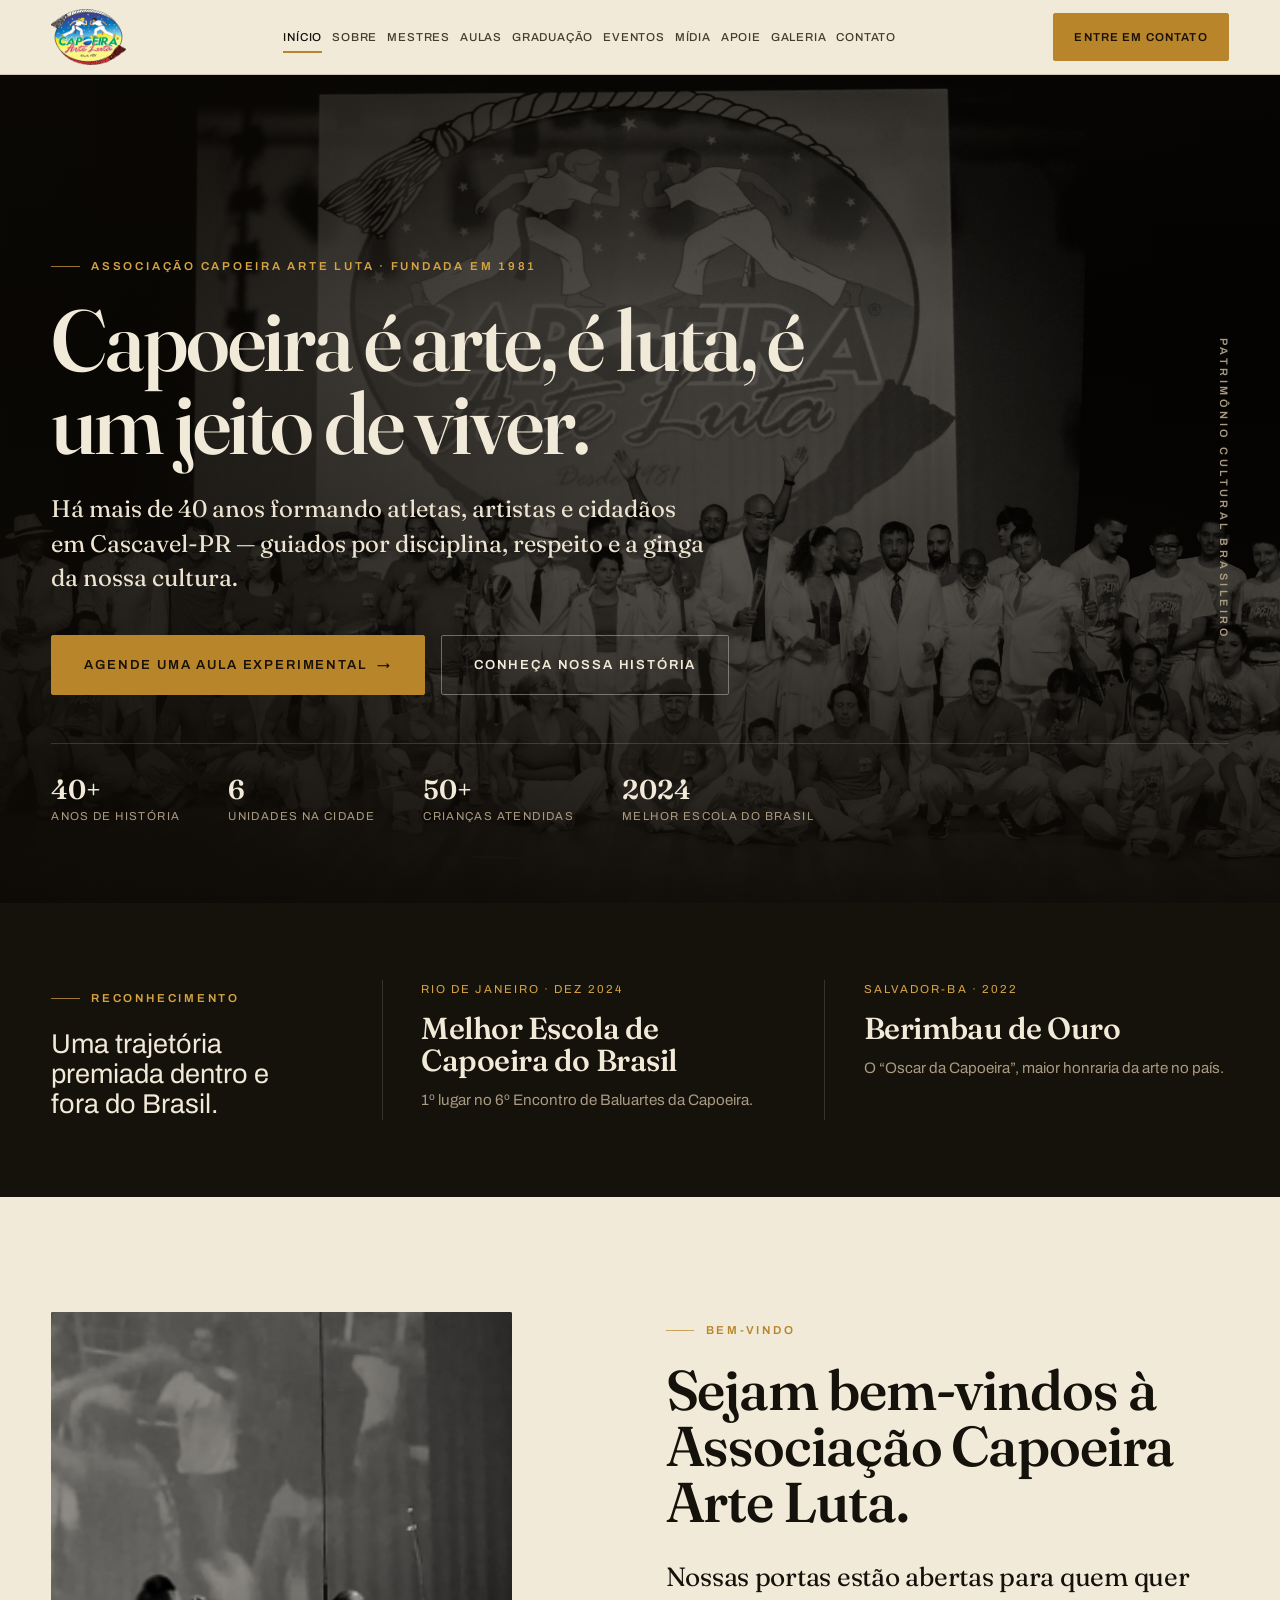
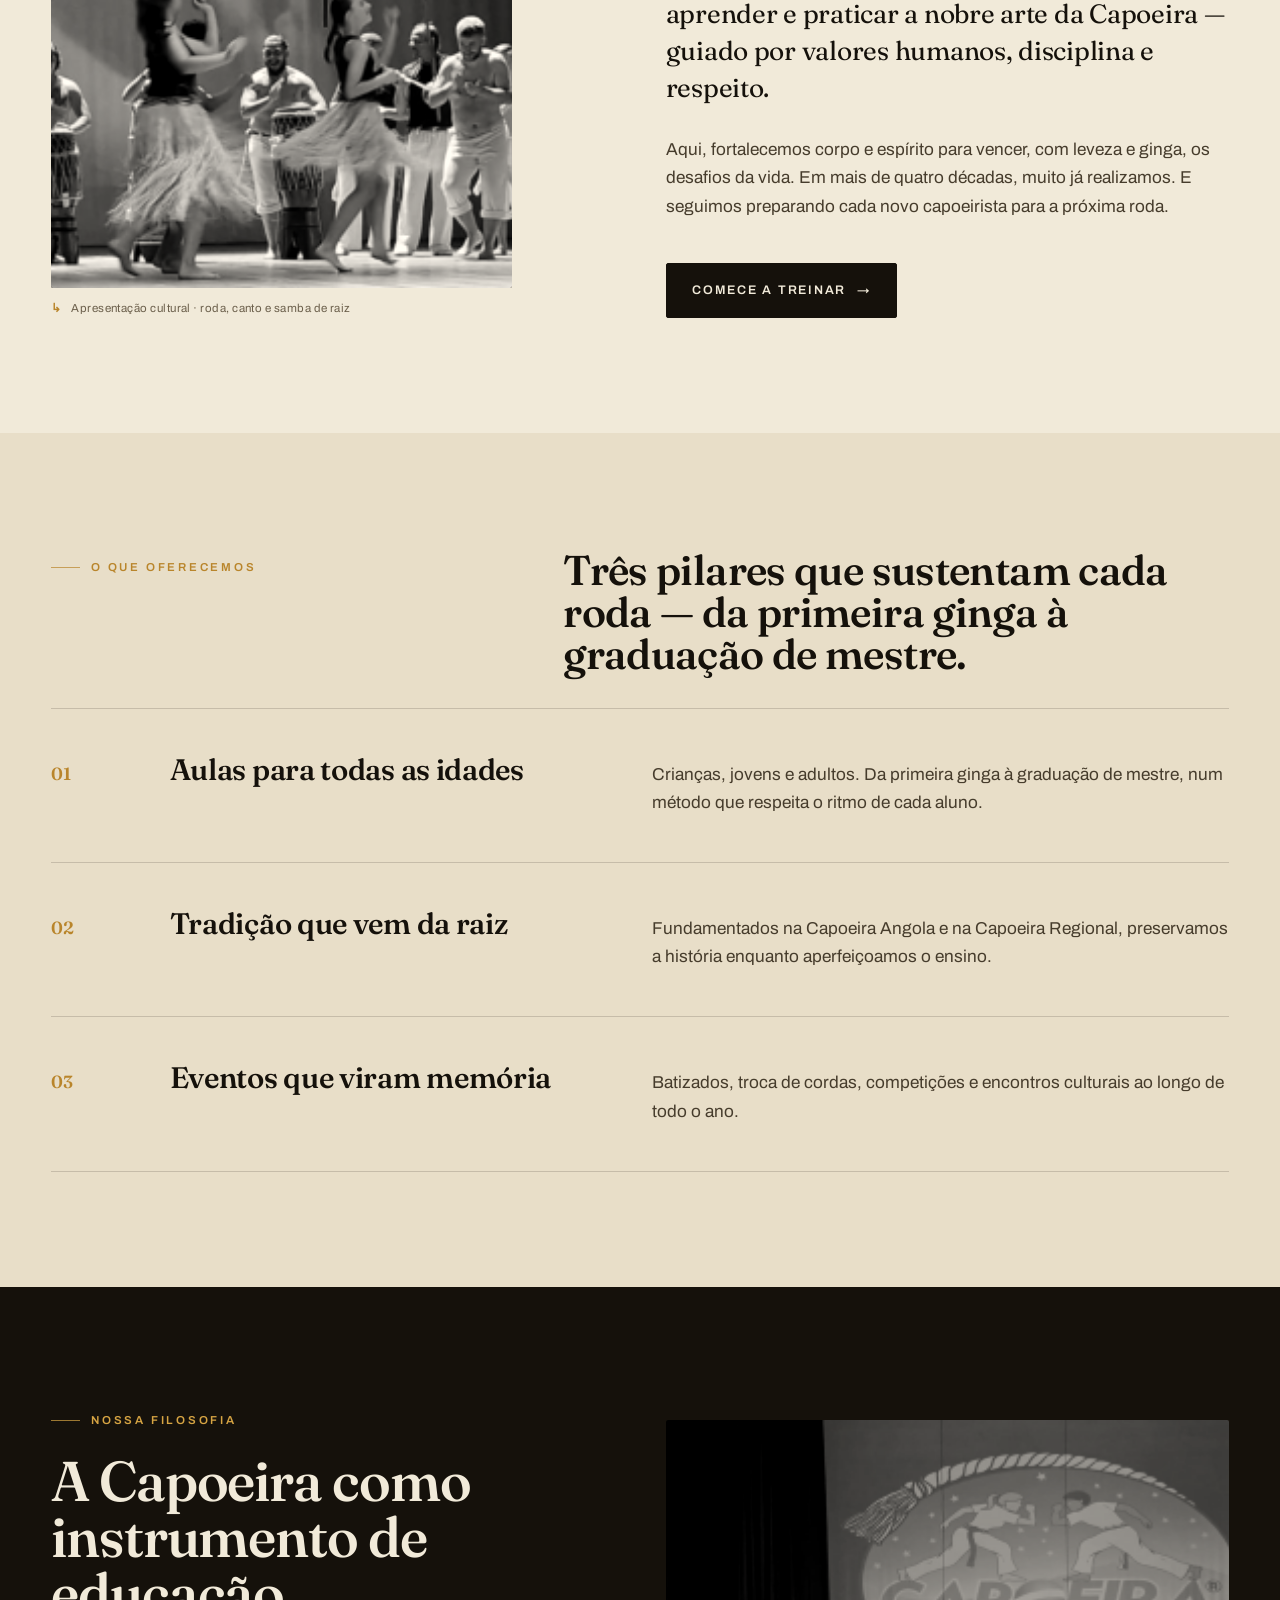
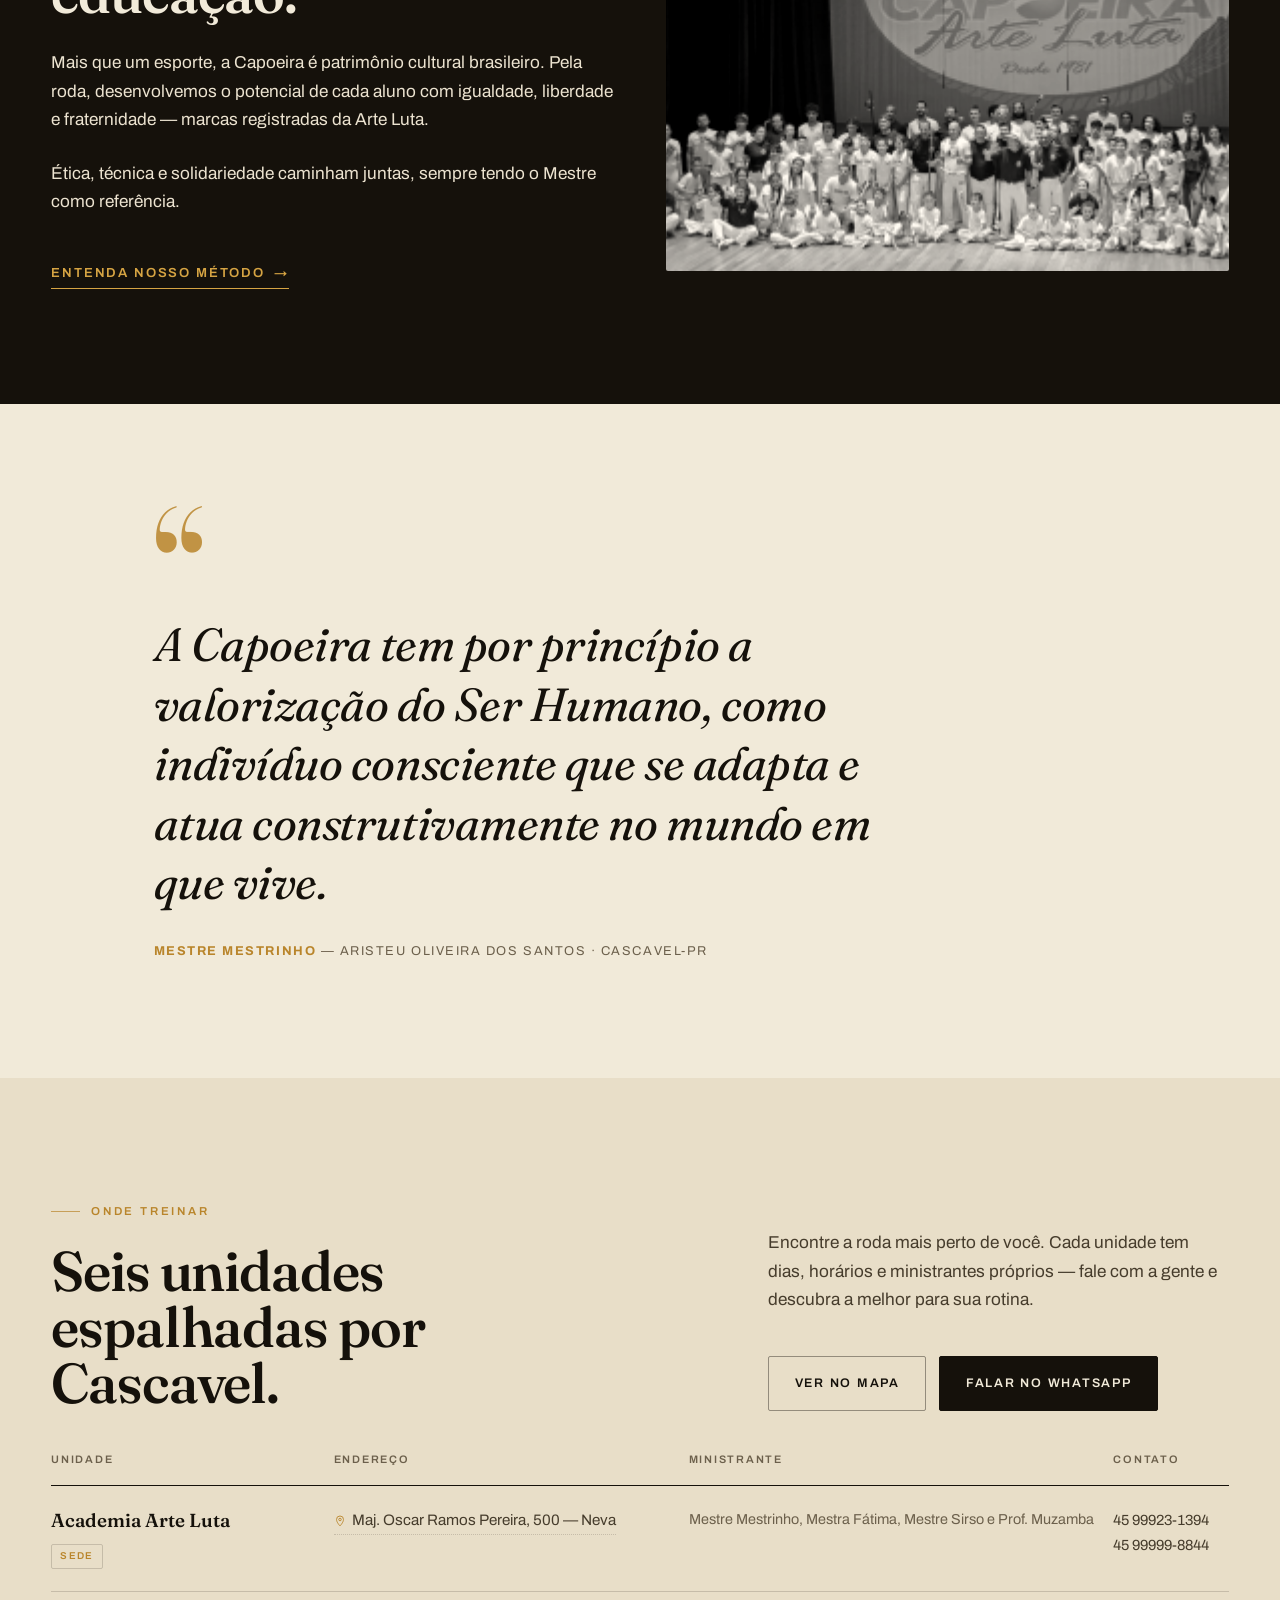
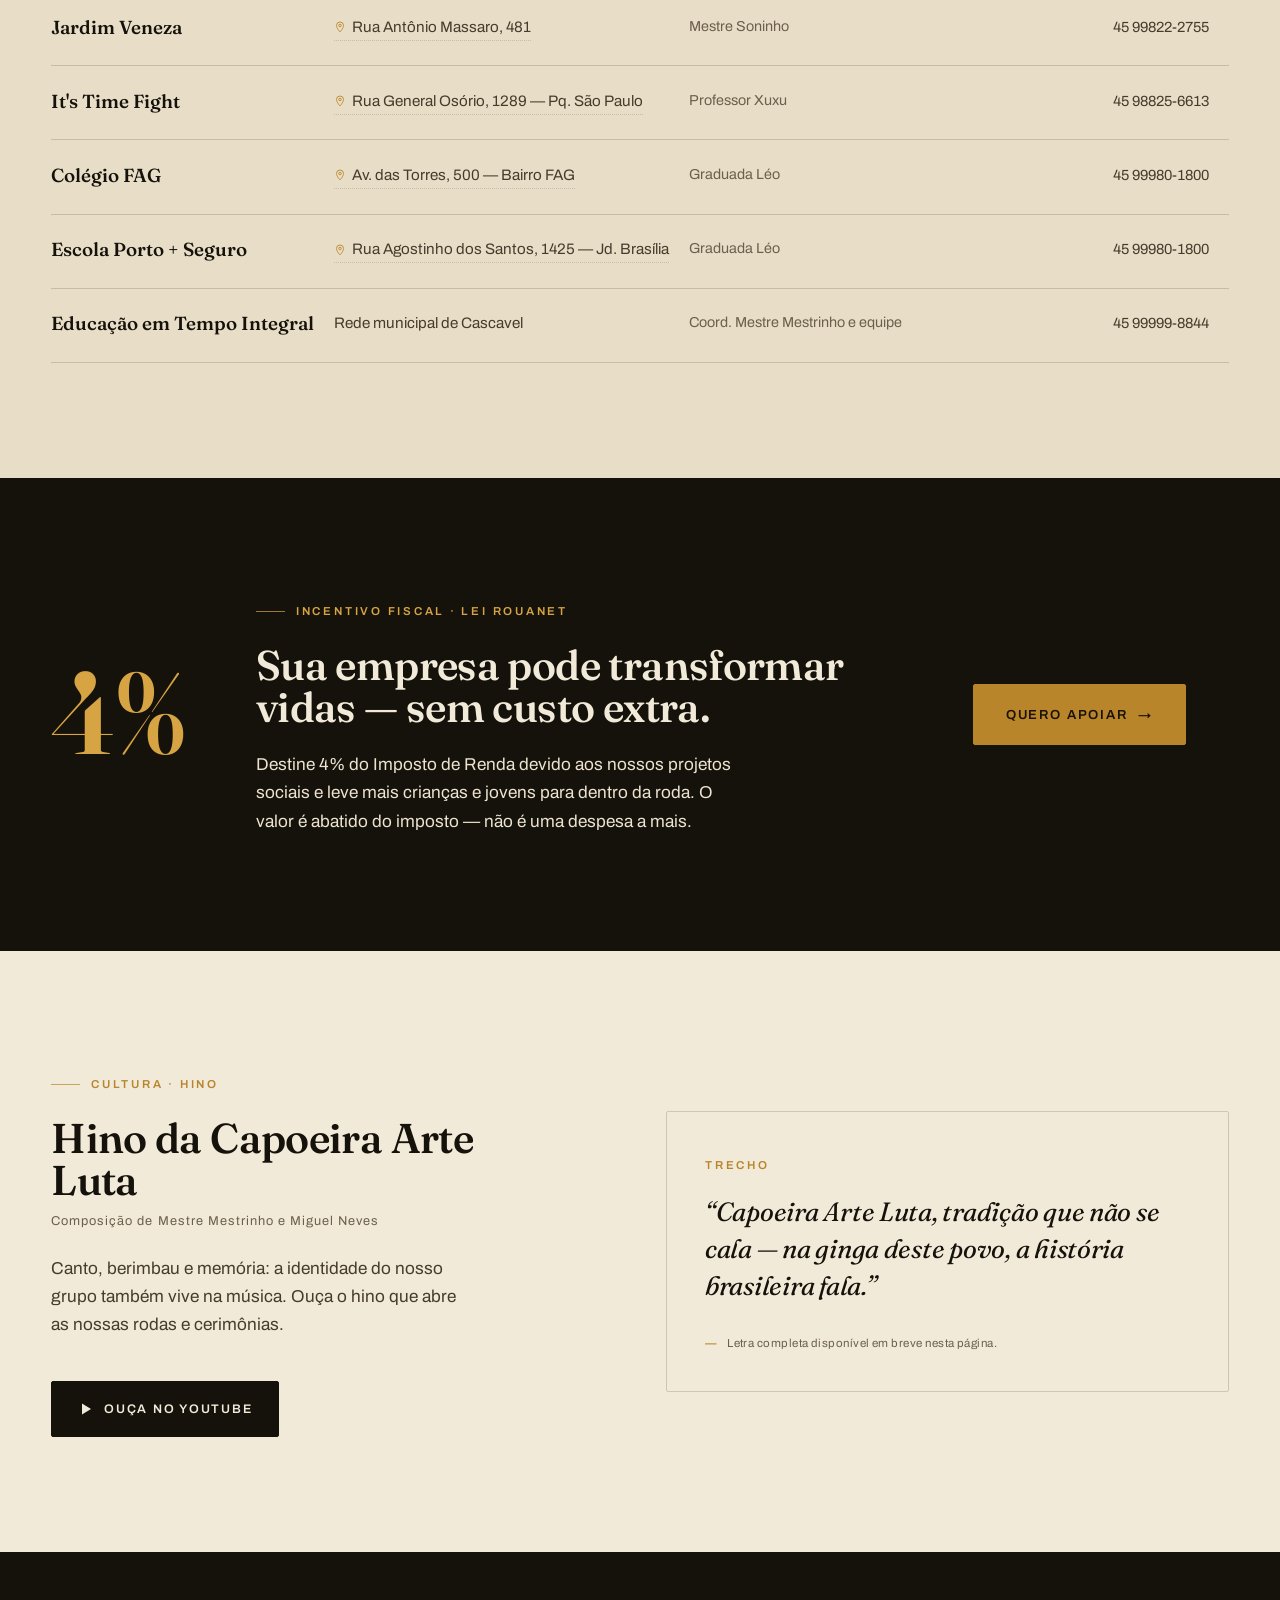
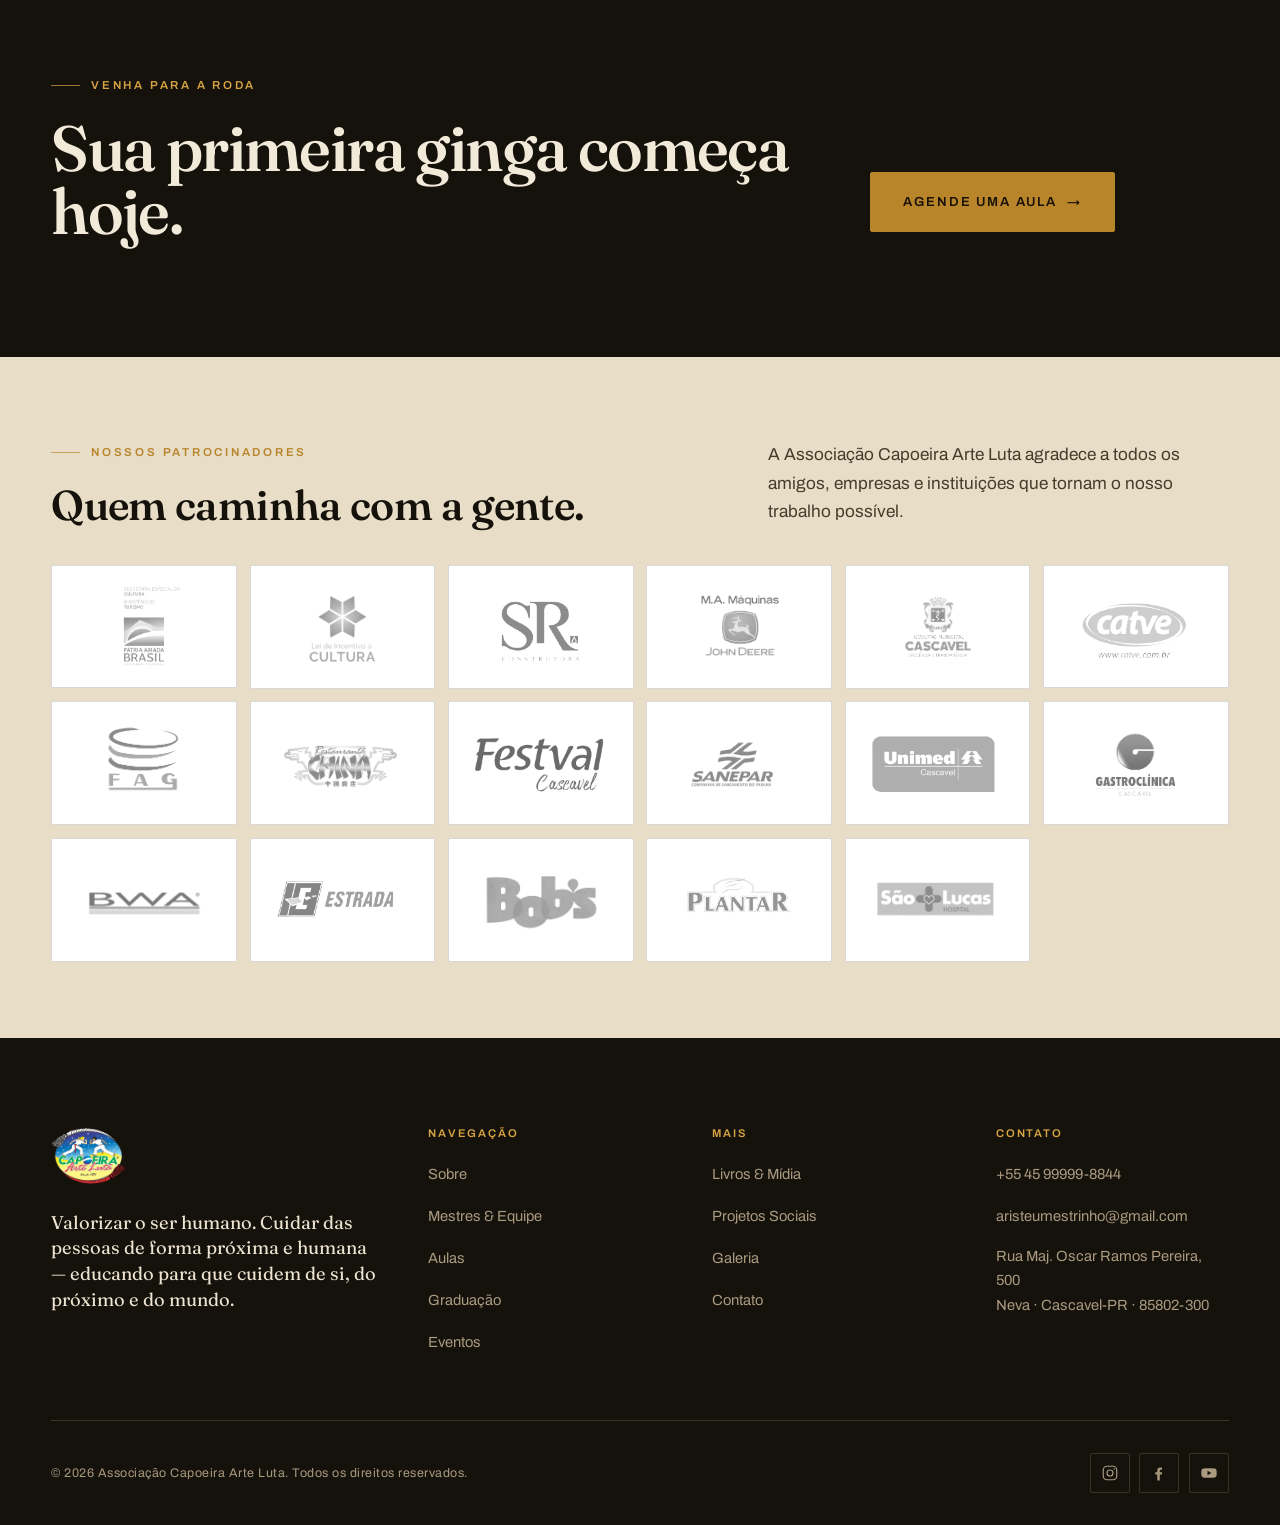
<file: capoeira-html/index.html>
<!DOCTYPE html>
<html lang="pt-BR">
<head>
<meta charset="UTF-8" />
<meta name="viewport" content="width=device-width, initial-scale=1.0" />
<title>Capoeira Arte Luta — Arte, luta e um jeito de viver · Cascavel-PR</title>
<meta name="description" content="Há mais de 40 anos formando atletas, artistas e cidadãos em Cascavel-PR. Associação Capoeira Arte Luta, fundada em 1981 pelo Mestre Mestrinho. Aulas para todas as idades em 6 unidades." />
<link rel="icon" href="assets/favicon.svg" type="image/svg+xml" />
<link rel="preconnect" href="https://fonts.googleapis.com" />
<link rel="preconnect" href="https://fonts.gstatic.com" crossorigin />
<link href="https://fonts.googleapis.com/css2?family=Archivo:wght@400;500;600;700&family=Fraunces:ital,opsz,wght@0,9..144,400;0,9..144,500;0,9..144,560;0,9..144,600;0,9..144,700;1,9..144,400;1,9..144,500&display=swap" rel="stylesheet" />
<link rel="stylesheet" href="css/style.css" />
</head>
<body>
<a class="skip" href="#main">Pular para o conteúdo</a>

<!-- ============ HEADER ============ -->
<header class="site-header">
  <div class="container container--wide">
    <div class="site-header__bar">
      <a class="brand" href="index.html" aria-label="Capoeira Arte Luta — início">
        <img class="brand__logo" src="assets/newimg/newlogo.webp" alt="Capoeira Arte Luta" />
      </a>
      <nav class="nav" aria-label="Principal">
        <a href="index.html" aria-current="page">Início</a>
        <a href="sobre.html">Sobre</a>
        <a href="mestres.html">Mestres</a>
        <a href="aulas.html">Aulas</a>
        <a href="graduacao.html">Graduação</a>
        <a href="eventos.html">Eventos</a>
        <a href="midia.html">Mídia</a>
        <a href="apoie.html">Apoie</a>
        <a href="galeria.html">Galeria</a>
        <a href="contato.html">Contato</a>
      </nav>
      <div class="header-cta">
        <a class="btn btn--gold" href="contato.html">Entre em contato</a>
        <button class="icon-btn nav-toggle" data-menu-toggle aria-label="Abrir menu">
          <svg width="22" height="22" viewBox="0 0 22 22" fill="none" stroke="currentColor" stroke-width="1.6"><line x1="2" y1="6" x2="20" y2="6"/><line x1="2" y1="11" x2="20" y2="11"/><line x1="2" y1="16" x2="20" y2="16"/></svg>
        </button>
      </div>
    </div>
  </div>
</header>

<!-- ============ MOBILE MENU ============ -->
<div class="menu-overlay" data-menu aria-hidden="true">
  <div class="container">
    <div class="menu-overlay__top">
      <span class="brand">
        <svg class="brand__mark" viewBox="0 0 22 38" fill="none" stroke-width="1.7" stroke-linecap="round" aria-hidden="true">
          <path d="M6 3 C 16 12, 16 26, 6 35" /><line x1="6" y1="3" x2="6" y2="35" /><circle cx="6" cy="26" r="4" />
        </svg>
        <span class="brand__txt"><span class="brand__name">Arte Luta</span><span class="brand__sub">Cascavel-PR</span></span>
      </span>
      <button class="icon-btn" data-menu-close aria-label="Fechar menu">
        <svg width="22" height="22" viewBox="0 0 22 22" fill="none" stroke="currentColor" stroke-width="1.6"><line x1="4" y1="4" x2="18" y2="18"/><line x1="18" y1="4" x2="4" y2="18"/></svg>
      </button>
    </div>
    <nav class="menu-list" aria-label="Menu">
      <a href="sobre.html"><span class="mi">01</span> Sobre</a>
      <a href="mestres.html"><span class="mi">02</span> Mestres &amp; Equipe</a>
      <a href="aulas.html"><span class="mi">03</span> Aulas</a>
      <a href="graduacao.html"><span class="mi">04</span> Graduação</a>
      <a href="eventos.html"><span class="mi">05</span> Eventos</a>
      <a href="midia.html"><span class="mi">06</span> Livros &amp; Mídia</a>
      <a href="apoie.html"><span class="mi">07</span> Projetos Sociais</a>
      <a href="galeria.html"><span class="mi">08</span> Galeria</a>
      <a href="contato.html"><span class="mi">09</span> Contato</a>
    </nav>
    <div class="menu-overlay__foot">
      <a href="https://wa.me/5545999998844">WhatsApp · 45 99999-8844</a>
      <a href="mailto:aristeumestrinho@gmail.com">aristeumestrinho@gmail.com</a>
    </div>
  </div>
</div>

<main id="main">

  <!-- ============ HERO ============ -->
  <section class="hero">
    <div class="hero__media">
      <img src="assets/img/hero.jpg" alt="Grupo da Capoeira Arte Luta reunido no palco durante apresentação" />
    </div>
    <span class="hero__side" aria-hidden="true">Patrimônio Cultural Brasileiro</span>
    <div class="container container--wide hero__inner">
      <p class="eyebrow hero__eyebrow">Associação Capoeira Arte Luta · Fundada em 1981</p>
      <h1 class="display">Capoeira é arte, é luta, é um jeito de viver.</h1>
      <p class="hero__sub">Há mais de 40 anos formando atletas, artistas e cidadãos em Cascavel-PR — guiados por disciplina, respeito e a ginga da nossa cultura.</p>
      <div class="hero__actions">
        <a class="btn btn--gold btn--lg" href="contato.html">Agende uma aula experimental <span class="arw" aria-hidden="true">→</span></a>
        <a class="btn btn--ghost btn--lg" href="sobre.html">Conheça nossa história</a>
      </div>
      <div class="hero__stats">
        <div class="hero__stat"><b>40+</b><span>Anos de história</span></div>
        <div class="hero__stat"><b>6</b><span>Unidades na cidade</span></div>
        <div class="hero__stat"><b>50+</b><span>Crianças atendidas</span></div>
        <div class="hero__stat"><b>2024</b><span>Melhor escola do Brasil</span></div>
      </div>
    </div>
  </section>

  <!-- ============ AWARDS / PROVA SOCIAL ============ -->
  <section class="section section--tight bg-ink">
    <div class="container container--wide">
      <div class="awards">
        <div class="reveal">
          <p class="eyebrow">Reconhecimento</p>
          <p class="h-md" style="color:var(--paper);max-width:14ch;line-height:1.1;">Uma trajetória premiada dentro e fora do Brasil.</p>
        </div>
        <div class="vline" aria-hidden="true"></div>
        <div class="reveal" data-d="1">
          <p class="award__year">Rio de Janeiro · Dez 2024</p>
          <h3 class="award__title">Melhor Escola de Capoeira do Brasil</h3>
          <p class="award__desc">1º lugar no 6º Encontro de Baluartes da Capoeira.</p>
        </div>
        <div class="vline" aria-hidden="true"></div>
        <div class="reveal" data-d="2">
          <p class="award__year">Salvador-BA · 2022</p>
          <h3 class="award__title">Berimbau de Ouro</h3>
          <p class="award__desc">O “Oscar da Capoeira”, maior honraria da arte no país.</p>
        </div>
      </div>
    </div>
  </section>

  <!-- ============ BEM-VINDO (asymmetric, image overlap) ============ -->
  <section class="section">
    <div class="container container--wide">
      <div class="grid cols-12" style="align-items:center;">
        <div class="c5 reveal">
          <div class="figure" style="aspect-ratio:4/5;">
            <img class="treat" src="assets/img/samba.png" alt="Roda de samba e capoeira em apresentação cultural" />
          </div>
          <p class="figcap"><span class="figcap__n">↳</span> Apresentação cultural · roda, canto e samba de raiz</p>
        </div>
        <div class="c6 start7 reveal" data-d="1">
          <p class="eyebrow">Bem-vindo</p>
          <h2 class="h-xl">Sejam bem-vindos à Associação Capoeira Arte Luta.</h2>
          <div class="stack maxr" style="margin-top:1.8rem;">
            <p class="lead">Nossas portas estão abertas para quem quer aprender e praticar a nobre arte da Capoeira — guiado por valores humanos, disciplina e respeito.</p>
            <p>Aqui, fortalecemos corpo e espírito para vencer, com leveza e ginga, os desafios da vida. Em mais de quatro décadas, muito já realizamos. E seguimos preparando cada novo capoeirista para a próxima roda.</p>
          </div>
          <div class="mt-cta">
            <a class="btn btn--ink" href="aulas.html">Comece a treinar <span class="arw" aria-hidden="true">→</span></a>
          </div>
        </div>
      </div>
    </div>
  </section>

  <!-- ============ O QUE OFERECEMOS (numbered editorial list) ============ -->
  <section class="section bg-paper-2">
    <div class="container container--wide">
      <div class="grid cols-12" style="margin-bottom:1rem;">
        <div class="c4 reveal"><p class="eyebrow">O que oferecemos</p></div>
        <div class="c7 start6 reveal" data-d="1">
          <h2 class="h-lg">Três pilares que sustentam cada roda — da primeira ginga à graduação de mestre.</h2>
        </div>
      </div>
      <div class="elist reveal" data-d="1" style="margin-top:2rem;">
        <div class="elrow">
          <span class="elrow__n">01</span>
          <h3 class="elrow__t">Aulas para todas as idades</h3>
          <p class="elrow__d">Crianças, jovens e adultos. Da primeira ginga à graduação de mestre, num método que respeita o ritmo de cada aluno.</p>
        </div>
        <div class="elrow">
          <span class="elrow__n">02</span>
          <h3 class="elrow__t">Tradição que vem da raiz</h3>
          <p class="elrow__d">Fundamentados na Capoeira Angola e na Capoeira Regional, preservamos a história enquanto aperfeiçoamos o ensino.</p>
        </div>
        <div class="elrow">
          <span class="elrow__n">03</span>
          <h3 class="elrow__t">Eventos que viram memória</h3>
          <p class="elrow__d">Batizados, troca de cordas, competições e encontros culturais ao longo de todo o ano.</p>
        </div>
      </div>
    </div>
  </section>

  <!-- ============ FILOSOFIA (ink, image bleeds right) ============ -->
  <section class="section bg-ink" style="overflow:hidden;">
    <div class="container container--wide">
      <div class="grid cols-12" style="align-items:center;">
        <div class="c6 reveal">
          <p class="eyebrow">Nossa filosofia</p>
          <h2 class="h-xl" style="color:var(--paper);">A Capoeira como instrumento de educação.</h2>
          <div class="stack maxr" style="margin-top:1.8rem;">
            <p>Mais que um esporte, a Capoeira é patrimônio cultural brasileiro. Pela roda, desenvolvemos o potencial de cada aluno com igualdade, liberdade e fraternidade — marcas registradas da Arte Luta.</p>
            <p>Ética, técnica e solidariedade caminham juntas, sempre tendo o Mestre como referência.</p>
          </div>
          <div class="mt-cta">
            <a class="tlink" href="sobre.html">Entenda nosso método <span aria-hidden="true">→</span></a>
          </div>
        </div>
        <div class="c6 reveal" data-d="1">
          <div class="figure figure--static" style="aspect-ratio:5/4;">
            <img class="treat" src="assets/img/cover.png" alt="Grupo da Capoeira Arte Luta reunido em evento de graduação" />
          </div>
        </div>
      </div>
    </div>
  </section>

  <!-- ============ PALAVRA DO MESTRE ============ -->
  <section class="section">
    <div class="container">
      <div class="pquote reveal" style="margin-left:clamp(0px,8vw,7rem);">
        <span class="pquote__mark" aria-hidden="true">“</span>
        <blockquote>A Capoeira tem por princípio a valorização do Ser Humano, como indivíduo consciente que se adapta e atua construtivamente no mundo em que vive.</blockquote>
        <p class="pquote__by"><b>Mestre Mestrinho</b> — Aristeu Oliveira dos Santos · Cascavel-PR</p>
      </div>
    </div>
  </section>

  <!-- ============ ONDE TREINAR (units) ============ -->
  <section class="section bg-paper-2">
    <div class="container container--wide">
      <div class="grid cols-12" style="margin-bottom:2.5rem;align-items:end;">
        <div class="c6 reveal">
          <p class="eyebrow">Onde treinar</p>
          <h2 class="h-xl">Seis unidades<br />espalhadas por Cascavel.</h2>
        </div>
        <div class="c5 start8 reveal" data-d="1">
          <p class="maxr">Encontre a roda mais perto de você. Cada unidade tem dias, horários e ministrantes próprios — fale com a gente e descubra a melhor para sua rotina.</p>
          <div class="mt-cta" style="display:flex;gap:.8rem;flex-wrap:wrap;">
            <a class="btn btn--ghost" href="https://www.google.com/maps/search/?api=1&query=Major+Oscar+Ramos+Pereira+500+Neva+Cascavel+PR" target="_blank" rel="noopener">Ver no mapa</a>
            <a class="btn btn--ink" href="https://wa.me/5545999998844" target="_blank" rel="noopener">Falar no WhatsApp</a>
          </div>
        </div>
      </div>
      <div class="reveal" data-d="1" style="overflow-x:auto;">
        <table class="utable">
          <thead>
            <tr><th>Unidade</th><th>Endereço</th><th>Ministrante</th><th>Contato</th></tr>
          </thead>
          <tbody>
            <tr>
              <td class="cell-name"><span class="uname">Academia Arte Luta</span><br /><span class="utag">Sede</span></td>
              <td class="uaddr"><a href="https://www.google.com/maps/search/?api=1&query=Major+Oscar+Ramos+Pereira+500+Neva+Cascavel+PR" target="_blank" rel="noopener"><svg width="12" height="12" viewBox="0 0 24 24" fill="none" stroke="currentColor" stroke-width="1.8" aria-hidden="true"><path d="M12 22s7-7.58 7-13a7 7 0 1 0-14 0c0 5.42 7 13 7 13z"/><circle cx="12" cy="9" r="2.5"/></svg>Maj. Oscar Ramos Pereira, 500 — Neva</a></td>
              <td class="umin">Mestre Mestrinho, Mestra Fátima, Mestre Sirso e Prof. Muzamba</td>
              <td class="ucontact">45 99923-1394<br />45 99999-8844</td>
            </tr>
            <tr>
              <td class="cell-name"><span class="uname">Jardim Veneza</span></td>
              <td class="uaddr"><a href="https://www.google.com/maps/search/?api=1&query=Rua+Antonio+Massaro+481+Cascavel+PR" target="_blank" rel="noopener"><svg width="12" height="12" viewBox="0 0 24 24" fill="none" stroke="currentColor" stroke-width="1.8" aria-hidden="true"><path d="M12 22s7-7.58 7-13a7 7 0 1 0-14 0c0 5.42 7 13 7 13z"/><circle cx="12" cy="9" r="2.5"/></svg>Rua Antônio Massaro, 481</a></td>
              <td class="umin">Mestre Soninho</td>
              <td class="ucontact">45 99822-2755</td>
            </tr>
            <tr>
              <td class="cell-name"><span class="uname">It's Time Fight</span></td>
              <td class="uaddr"><a href="https://www.google.com/maps/search/?api=1&query=Rua+General+Osorio+1289+Parque+Sao+Paulo+Cascavel+PR" target="_blank" rel="noopener"><svg width="12" height="12" viewBox="0 0 24 24" fill="none" stroke="currentColor" stroke-width="1.8" aria-hidden="true"><path d="M12 22s7-7.58 7-13a7 7 0 1 0-14 0c0 5.42 7 13 7 13z"/><circle cx="12" cy="9" r="2.5"/></svg>Rua General Osório, 1289 — Pq. São Paulo</a></td>
              <td class="umin">Professor Xuxu</td>
              <td class="ucontact">45 98825-6613</td>
            </tr>
            <tr>
              <td class="cell-name"><span class="uname">Colégio FAG</span></td>
              <td class="uaddr"><a href="https://www.google.com/maps/search/?api=1&query=Colegio+FAG+Avenida+das+Torres+500+Cascavel+PR" target="_blank" rel="noopener"><svg width="12" height="12" viewBox="0 0 24 24" fill="none" stroke="currentColor" stroke-width="1.8" aria-hidden="true"><path d="M12 22s7-7.58 7-13a7 7 0 1 0-14 0c0 5.42 7 13 7 13z"/><circle cx="12" cy="9" r="2.5"/></svg>Av. das Torres, 500 — Bairro FAG</a></td>
              <td class="umin">Graduada Léo</td>
              <td class="ucontact">45 99980-1800</td>
            </tr>
            <tr>
              <td class="cell-name"><span class="uname">Escola Porto + Seguro</span></td>
              <td class="uaddr"><a href="https://www.google.com/maps/search/?api=1&query=Rua+Agostinho+dos+Santos+1425+Jardim+Brasilia+Cascavel+PR" target="_blank" rel="noopener"><svg width="12" height="12" viewBox="0 0 24 24" fill="none" stroke="currentColor" stroke-width="1.8" aria-hidden="true"><path d="M12 22s7-7.58 7-13a7 7 0 1 0-14 0c0 5.42 7 13 7 13z"/><circle cx="12" cy="9" r="2.5"/></svg>Rua Agostinho dos Santos, 1425 — Jd. Brasília</a></td>
              <td class="umin">Graduada Léo</td>
              <td class="ucontact">45 99980-1800</td>
            </tr>
            <tr>
              <td class="cell-name"><span class="uname">Educação em Tempo Integral</span></td>
              <td class="uaddr">Rede municipal de Cascavel</td>
              <td class="umin">Coord. Mestre Mestrinho e equipe</td>
              <td class="ucontact">45 99999-8844</td>
            </tr>
          </tbody>
        </table>
      </div>
    </div>
  </section>

  <!-- ============ IMPACTO SOCIAL / IR ============ -->
  <section class="section bg-ink">
    <div class="container container--wide">
      <div class="grid cols-12" style="align-items:center;">
        <div class="c2 reveal" aria-hidden="true">
          <span style="font-family:var(--serif);font-size:clamp(4rem,9vw,8rem);color:var(--gold-2);line-height:.8;font-weight:600;">4%</span>
        </div>
        <div class="c7 start3 reveal" data-d="1">
          <p class="eyebrow">Incentivo fiscal · Lei Rouanet</p>
          <h2 class="h-lg" style="color:var(--paper);">Sua empresa pode transformar vidas — sem custo extra.</h2>
          <p style="margin-top:1.4rem;max-width:48ch;">Destine 4% do Imposto de Renda devido aos nossos projetos sociais e leve mais crianças e jovens para dentro da roda. O valor é abatido do imposto — não é uma despesa a mais.</p>
        </div>
        <div class="c3 reveal" data-d="2" style="display:flex;align-items:center;">
          <a class="btn btn--gold btn--lg" href="apoie.html">Quero apoiar <span class="arw" aria-hidden="true">→</span></a>
        </div>
      </div>
    </div>
  </section>

  <!-- ============ HINO ============ -->
  <section class="section">
    <div class="container container--wide">
      <div class="grid cols-12" style="align-items:center;">
        <div class="c5 reveal">
          <p class="eyebrow">Cultura · Hino</p>
          <h2 class="h-lg">Hino da Capoeira Arte Luta</h2>
          <p class="figcap" style="margin-top:.6rem;font-size:.8rem;letter-spacing:.08em;">Composição de Mestre Mestrinho e Miguel Neves</p>
          <p style="margin-top:1.4rem;max-width:42ch;">Canto, berimbau e memória: a identidade do nosso grupo também vive na música. Ouça o hino que abre as nossas rodas e cerimônias.</p>
          <div class="mt-cta">
            <a class="btn btn--ink" href="https://www.youtube.com/results?search_query=Hino+Capoeira+Arte+Luta+Mestrinho" target="_blank" rel="noopener">
              <svg width="16" height="16" viewBox="0 0 16 16" fill="currentColor" aria-hidden="true"><path d="M4 2.5v11l9-5.5z"/></svg>
              Ouça no YouTube
            </a>
          </div>
        </div>
        <div class="c6 start7 reveal" data-d="1">
          <!-- Letra completa do hino pode ser inserida aqui -->
          <div class="eblock" style="border-color:var(--line);">
            <p class="eyebrow eyebrow--plain" style="margin-bottom:1.2rem;">Trecho</p>
            <p class="lead" style="font-style:italic;">“Capoeira Arte Luta, tradição que não se cala — na ginga deste povo, a história brasileira fala.”</p>
            <p class="figcap" style="margin-top:1.4rem;"><span class="figcap__n">—</span> Letra completa disponível em breve nesta página.</p>
          </div>
        </div>
      </div>
    </div>
  </section>

  <!-- ============ PRE-FOOTER CTA ============ -->
  <section class="section bg-ink" style="text-align:left;">
    <div class="container">
      <div class="grid cols-12" style="align-items:end;">
        <div class="c8 reveal">
          <p class="eyebrow">Venha para a roda</p>
          <h2 class="display" style="color:var(--paper);font-size:clamp(2.2rem,1.5rem + 3.5vw,4rem);">Sua primeira ginga começa hoje.</h2>
        </div>
        <div class="c4 reveal" data-d="1" style="display:flex;gap:.8rem;flex-wrap:wrap;justify-content:flex-start;align-items:end;padding-bottom:.6rem;">
          <a class="btn btn--gold btn--lg" href="contato.html">Agende uma aula <span class="arw" aria-hidden="true">→</span></a>
        </div>
      </div>
    </div>
  </section>

  <!-- ============ PATROCINADORES ============ -->
  <section class="section section--tight bg-paper-2">
    <div class="container container--wide">
      <div class="grid cols-12" style="align-items:end;margin-bottom:clamp(1.8rem,3vw,2.6rem);">
        <div class="c6 reveal">
          <p class="eyebrow">Nossos patrocinadores</p>
          <h2 class="h-lg">Quem caminha com a gente.</h2>
        </div>
        <div class="c5 start8 reveal" data-d="1">
          <p class="maxr">A Associação Capoeira Arte Luta agradece a todos os amigos, empresas e instituições que tornam o nosso trabalho possível.</p>
        </div>
      </div>
      <div class="sponsors-grid reveal" data-d="1">
        <div class="sponsor"><img src="assets/img/sponsors/sponsor-01.png" alt="Patrocinador da Capoeira Arte Luta" loading="lazy" /></div>
        <div class="sponsor"><img src="assets/img/sponsors/sponsor-02.png" alt="Patrocinador da Capoeira Arte Luta" loading="lazy" /></div>
        <div class="sponsor"><img src="assets/img/sponsors/sponsor-03.png" alt="Patrocinador da Capoeira Arte Luta" loading="lazy" /></div>
        <div class="sponsor"><img src="assets/img/sponsors/sponsor-04.png" alt="Patrocinador da Capoeira Arte Luta" loading="lazy" /></div>
        <div class="sponsor"><img src="assets/img/sponsors/sponsor-05.png" alt="Patrocinador da Capoeira Arte Luta" loading="lazy" /></div>
        <div class="sponsor"><img src="assets/img/sponsors/sponsor-06.png" alt="Patrocinador da Capoeira Arte Luta" loading="lazy" /></div>
        <div class="sponsor"><img src="assets/img/sponsors/sponsor-07.png" alt="Patrocinador da Capoeira Arte Luta" loading="lazy" /></div>
        <div class="sponsor"><img src="assets/img/sponsors/sponsor-08.png" alt="Patrocinador da Capoeira Arte Luta" loading="lazy" /></div>
        <div class="sponsor"><img src="assets/img/sponsors/sponsor-09.png" alt="Patrocinador da Capoeira Arte Luta" loading="lazy" /></div>
        <div class="sponsor"><img src="assets/img/sponsors/sponsor-10.png" alt="Patrocinador da Capoeira Arte Luta" loading="lazy" /></div>
        <div class="sponsor"><img src="assets/img/sponsors/sponsor-11.png" alt="Patrocinador da Capoeira Arte Luta" loading="lazy" /></div>
        <div class="sponsor"><img src="assets/img/sponsors/sponsor-12.png" alt="Patrocinador da Capoeira Arte Luta" loading="lazy" /></div>
        <div class="sponsor"><img src="assets/img/sponsors/sponsor-13.png" alt="Patrocinador da Capoeira Arte Luta" loading="lazy" /></div>
        <div class="sponsor"><img src="assets/img/sponsors/sponsor-14.png" alt="Patrocinador da Capoeira Arte Luta" loading="lazy" /></div>
        <div class="sponsor"><img src="assets/img/sponsors/sponsor-15.png" alt="Patrocinador da Capoeira Arte Luta" loading="lazy" /></div>
        <div class="sponsor"><img src="assets/img/sponsors/sponsor-16.png" alt="Patrocinador da Capoeira Arte Luta" loading="lazy" /></div>
        <div class="sponsor"><img src="assets/img/sponsors/sponsor-17.png" alt="Patrocinador da Capoeira Arte Luta" loading="lazy" /></div>
      </div>
    </div>
  </section>

</main>

<!-- ============ FOOTER ============ -->
<footer class="site-footer">
  <div class="container container--wide">
    <div class="footer-top">
      <div class="footer-brand">
        <span class="brand"><img class="brand__logo" src="assets/newimg/newlogo.webp" alt="Capoeira Arte Luta" /></span>
        <p class="footer-mission">Valorizar o ser humano. Cuidar das pessoas de forma próxima e humana — educando para que cuidem de si, do próximo e do mundo.</p>
      </div>
      <div class="fcol">
        <h4>Navegação</h4>
        <ul>
          <li><a href="sobre.html">Sobre</a></li>
          <li><a href="mestres.html">Mestres &amp; Equipe</a></li>
          <li><a href="aulas.html">Aulas</a></li>
          <li><a href="graduacao.html">Graduação</a></li>
          <li><a href="eventos.html">Eventos</a></li>
        </ul>
      </div>
      <div class="fcol">
        <h4>Mais</h4>
        <ul>
          <li><a href="midia.html">Livros &amp; Mídia</a></li>
          <li><a href="apoie.html">Projetos Sociais</a></li>
          <li><a href="galeria.html">Galeria</a></li>
          <li><a href="contato.html">Contato</a></li>
        </ul>
      </div>
      <div class="fcol">
        <h4>Contato</h4>
        <ul>
          <li><a href="https://wa.me/5545999998844">+55 45 99999-8844</a></li>
          <li><a href="mailto:aristeumestrinho@gmail.com">aristeumestrinho@gmail.com</a></li>
          <li><p>Rua Maj. Oscar Ramos Pereira, 500<br />Neva · Cascavel-PR · 85802-300</p></li>
        </ul>
      </div>
    </div>
    <div class="footer-bottom">
      <span>© <span data-year>2026</span> Associação Capoeira Arte Luta. Todos os direitos reservados.</span>
      <div class="social">
        <a href="https://www.instagram.com/capoeira.arteluta/" aria-label="Instagram" target="_blank" rel="noopener"><svg width="18" height="18" viewBox="0 0 24 24" fill="none" stroke="currentColor" stroke-width="1.6"><rect x="3" y="3" width="18" height="18" rx="5"/><circle cx="12" cy="12" r="4"/><circle cx="17.5" cy="6.5" r="1" fill="currentColor" stroke="none"/></svg></a>
        <a href="https://www.facebook.com/capoeirarteluta/" aria-label="Facebook" target="_blank" rel="noopener"><svg width="18" height="18" viewBox="0 0 24 24" fill="currentColor"><path d="M13 22v-8h2.7l.4-3H13V9c0-.9.3-1.5 1.6-1.5H16V4.9C15.6 4.8 14.6 4.8 13.5 4.8 11.2 4.8 9.7 6.2 9.7 8.7V11H7v3h2.7v8z"/></svg></a>
        <a href="https://www.youtube.com/Capoeiraartelutacvel" aria-label="YouTube" target="_blank" rel="noopener"><svg width="18" height="18" viewBox="0 0 24 24" fill="currentColor"><path d="M22 8.2a3 3 0 0 0-2.1-2.1C18 5.6 12 5.6 12 5.6s-6 0-7.9.5A3 3 0 0 0 2 8.2 31 31 0 0 0 1.7 12 31 31 0 0 0 2 15.8a3 3 0 0 0 2.1 2.1c1.9.5 7.9.5 7.9.5s6 0 7.9-.5a3 3 0 0 0 2.1-2.1A31 31 0 0 0 22.3 12 31 31 0 0 0 22 8.2zM10 15V9l5.2 3z"/></svg></a>
      </div>
    </div>
  </div>
</footer>

<button type="button" class="back-to-top" data-back-to-top aria-label="Voltar ao topo" title="Voltar ao topo">
  <svg width="16" height="16" viewBox="0 0 18 18" fill="none" stroke="currentColor" stroke-width="2" stroke-linecap="round" stroke-linejoin="round" aria-hidden="true"><path d="M9 14V3M3.5 8.5 9 3l5.5 5.5" /></svg>
</button>

<script src="js/main.js"></script>
</body>
</html>
</file>
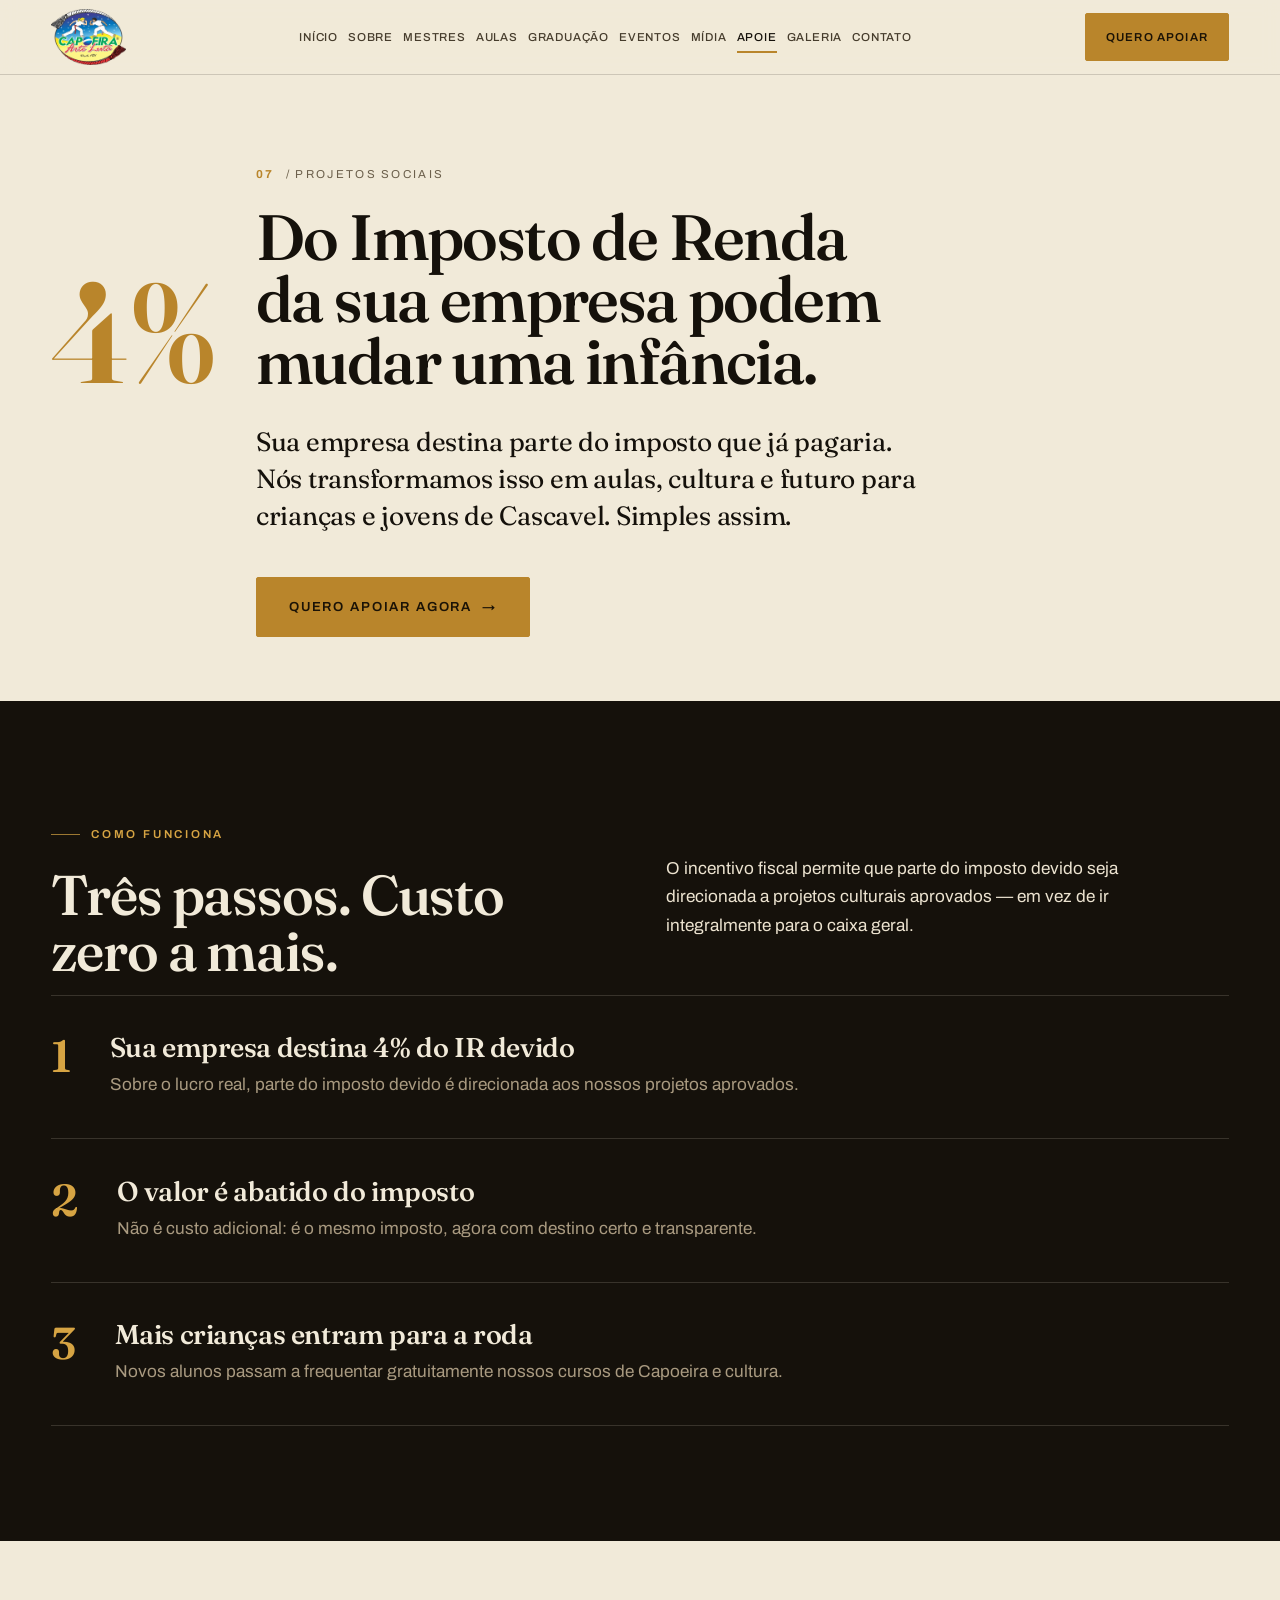
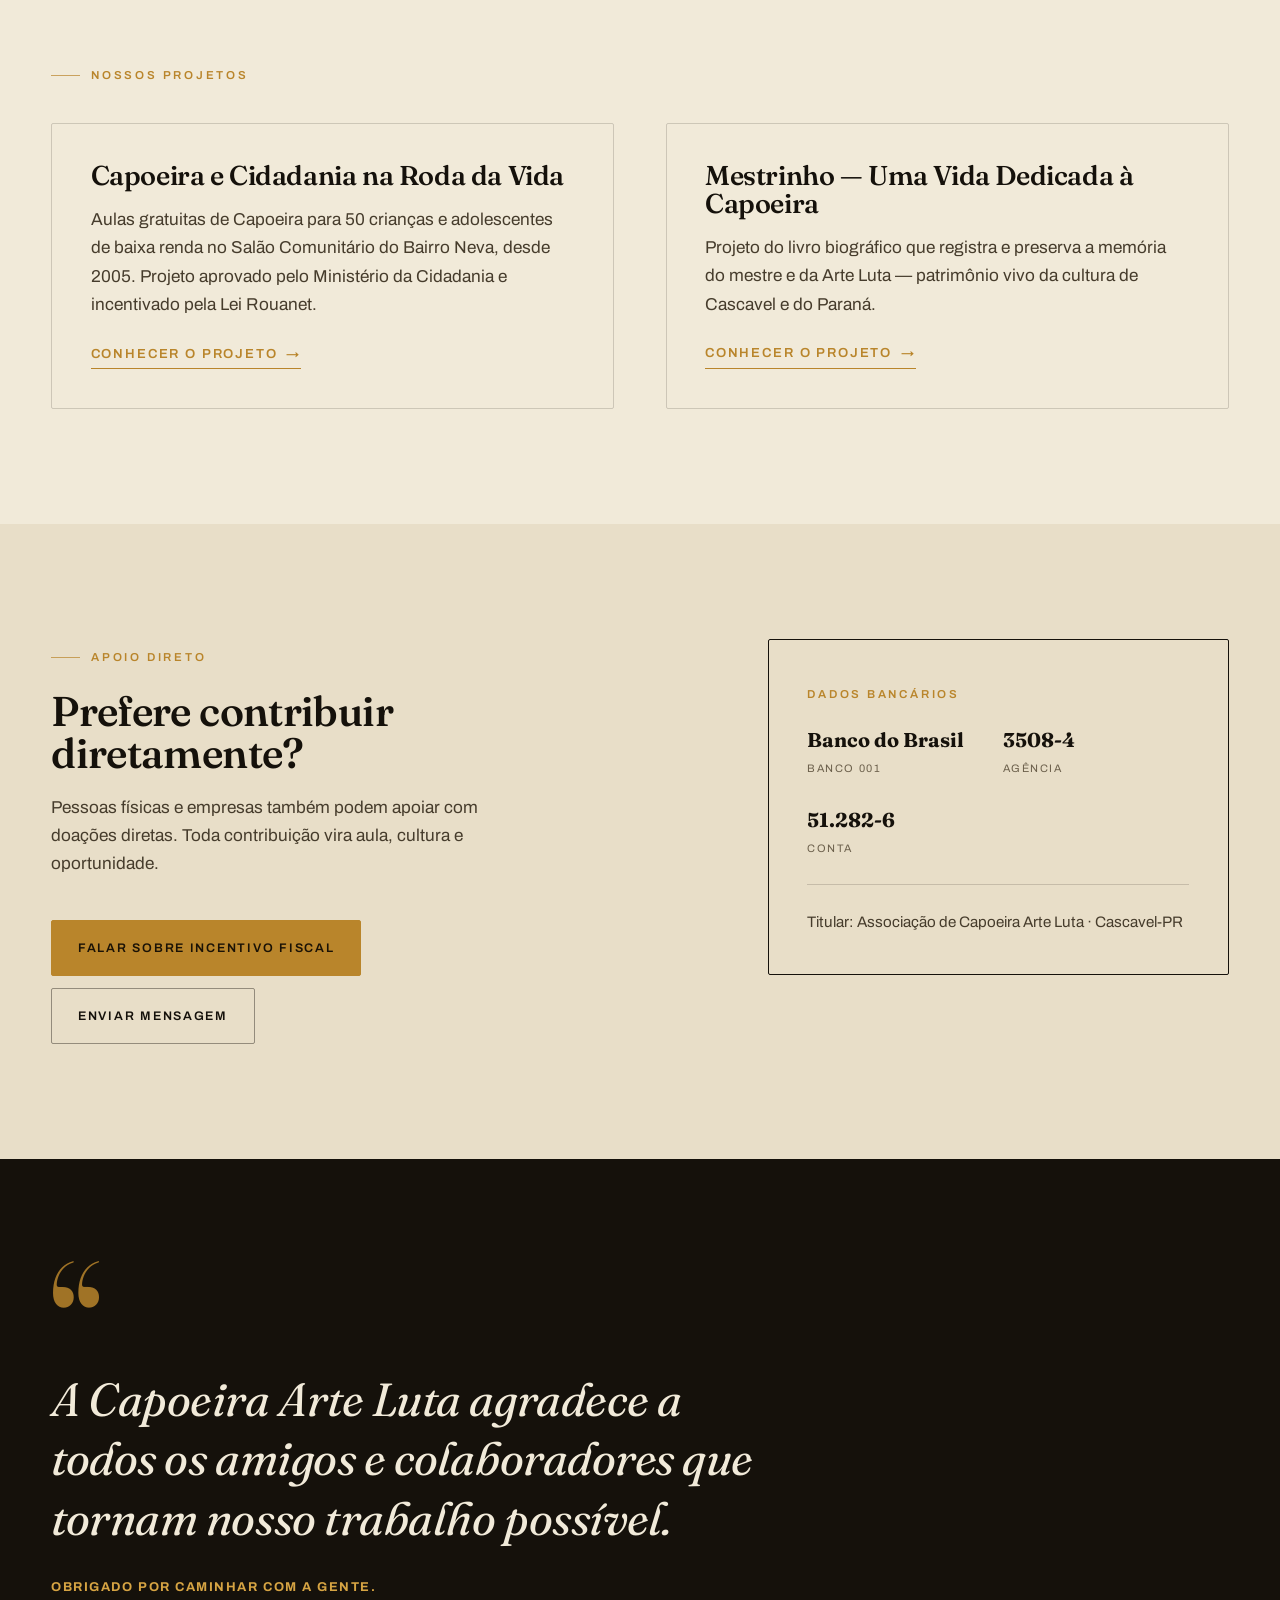
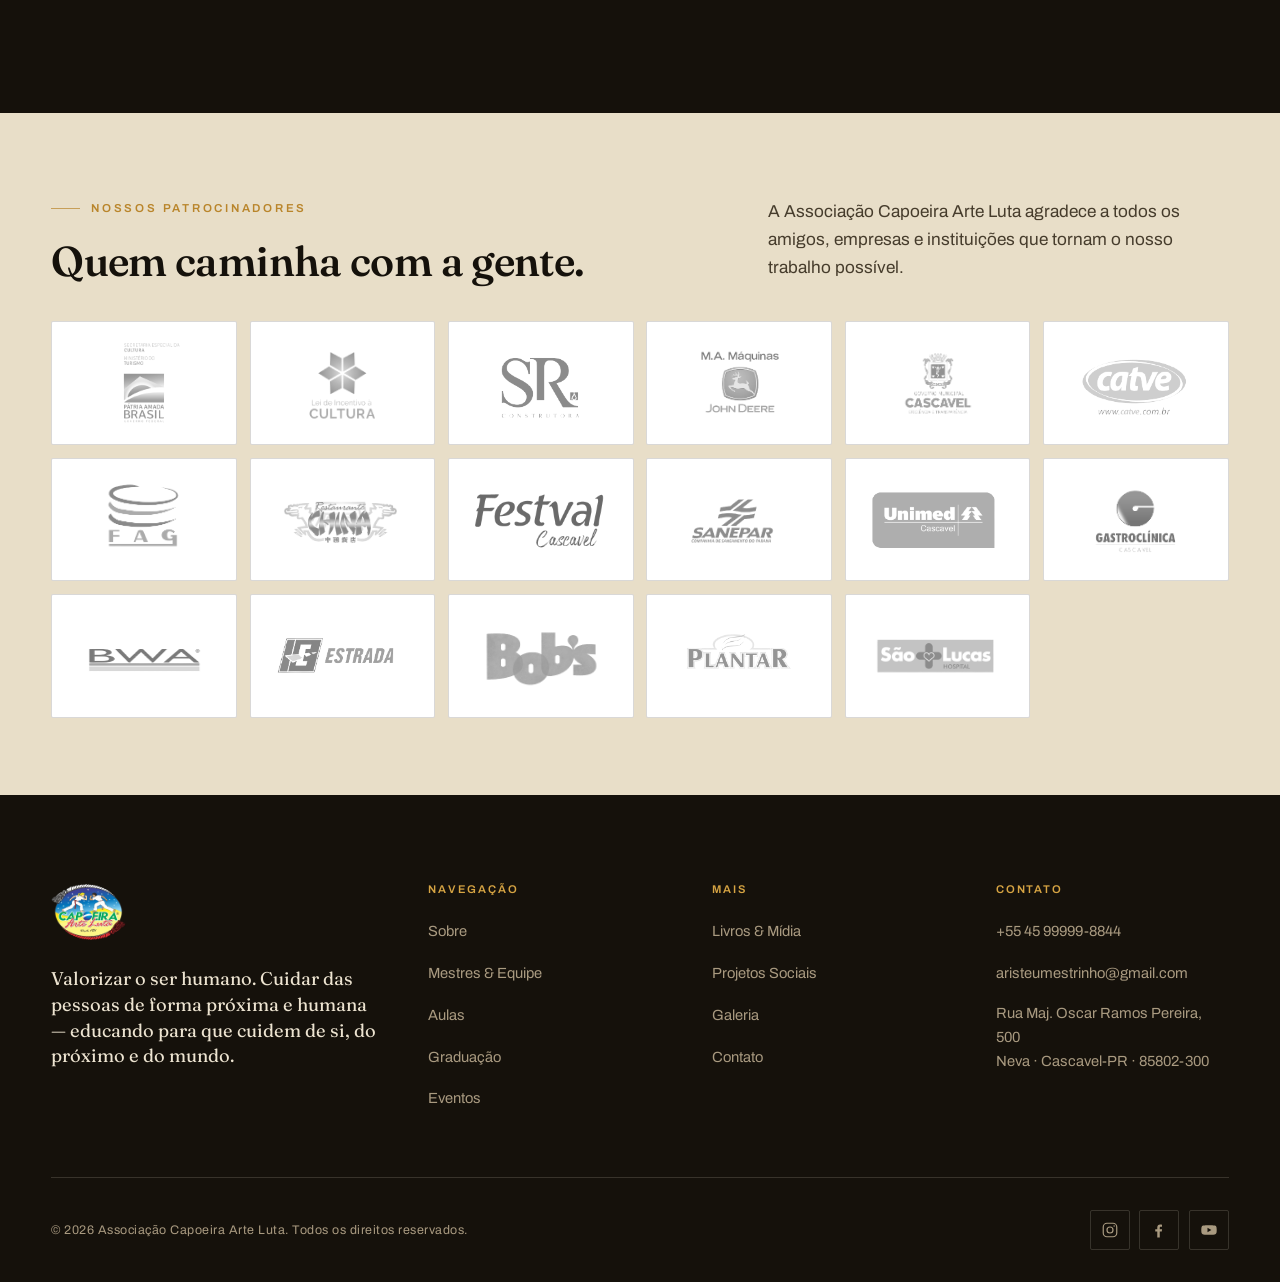
<file: capoeira-html/apoie.html>
<!DOCTYPE html>
<html lang="pt-BR">
<head>
<meta charset="UTF-8" />
<meta name="viewport" content="width=device-width, initial-scale=1.0" />
<title>Projetos Sociais — 4% do IR da sua empresa podem mudar uma infância | Capoeira Arte Luta</title>
<meta name="description" content="Apoie os projetos sociais da Capoeira Arte Luta destinando 4% do Imposto de Renda — sem custo extra. Aulas gratuitas para crianças e jovens de Cascavel-PR." />
<link rel="icon" href="assets/favicon.svg" type="image/svg+xml" />
<link rel="preconnect" href="https://fonts.googleapis.com" />
<link rel="preconnect" href="https://fonts.gstatic.com" crossorigin />
<link href="https://fonts.googleapis.com/css2?family=Archivo:wght@400;500;600;700&family=Fraunces:ital,opsz,wght@0,9..144,400;0,9..144,500;0,9..144,560;0,9..144,600;0,9..144,700;1,9..144,400;1,9..144,500&display=swap" rel="stylesheet" />
<link rel="stylesheet" href="css/style.css" />
</head>
<body>
<a class="skip" href="#main">Pular para o conteúdo</a>

<header class="site-header">
  <div class="container container--wide">
    <div class="site-header__bar">
      <a class="brand" href="index.html" aria-label="Capoeira Arte Luta — início">
        <img class="brand__logo" src="assets/newimg/newlogo.webp" alt="Capoeira Arte Luta" />
      </a>
      <nav class="nav" aria-label="Principal">
        <a href="index.html">Início</a><a href="sobre.html">Sobre</a><a href="mestres.html">Mestres</a><a href="aulas.html">Aulas</a><a href="graduacao.html">Graduação</a><a href="eventos.html">Eventos</a><a href="midia.html">Mídia</a><a href="apoie.html" aria-current="page">Apoie</a><a href="galeria.html">Galeria</a><a href="contato.html">Contato</a>
      </nav>
      <div class="header-cta">
        <a class="btn btn--gold" href="#apoiar">Quero apoiar</a>
        <button class="icon-btn nav-toggle" data-menu-toggle aria-label="Abrir menu"><svg width="22" height="22" viewBox="0 0 22 22" fill="none" stroke="currentColor" stroke-width="1.6"><line x1="2" y1="6" x2="20" y2="6"/><line x1="2" y1="11" x2="20" y2="11"/><line x1="2" y1="16" x2="20" y2="16"/></svg></button>
      </div>
    </div>
  </div>
</header>

<div class="menu-overlay" data-menu aria-hidden="true">
  <div class="container">
    <div class="menu-overlay__top">
      <span class="brand"><svg class="brand__mark" viewBox="0 0 22 38" fill="none" stroke-width="1.7" stroke-linecap="round" aria-hidden="true"><path d="M6 3 C 16 12, 16 26, 6 35" /><line x1="6" y1="3" x2="6" y2="35" /><circle cx="6" cy="26" r="4" /></svg><span class="brand__txt"><span class="brand__name">Arte Luta</span><span class="brand__sub">Cascavel-PR</span></span></span>
      <button class="icon-btn" data-menu-close aria-label="Fechar menu"><svg width="22" height="22" viewBox="0 0 22 22" fill="none" stroke="currentColor" stroke-width="1.6"><line x1="4" y1="4" x2="18" y2="18"/><line x1="18" y1="4" x2="4" y2="18"/></svg></button>
    </div>
    <nav class="menu-list" aria-label="Menu">
      <a href="sobre.html"><span class="mi">01</span> Sobre</a><a href="mestres.html"><span class="mi">02</span> Mestres &amp; Equipe</a><a href="aulas.html"><span class="mi">03</span> Aulas</a><a href="graduacao.html"><span class="mi">04</span> Graduação</a><a href="eventos.html"><span class="mi">05</span> Eventos</a><a href="midia.html"><span class="mi">06</span> Livros &amp; Mídia</a><a href="apoie.html"><span class="mi">07</span> Projetos Sociais</a><a href="galeria.html"><span class="mi">08</span> Galeria</a><a href="contato.html"><span class="mi">09</span> Contato</a>
    </nav>
    <div class="menu-overlay__foot"><a href="https://wa.me/5545999998844">WhatsApp · 45 99999-8844</a><a href="mailto:aristeumestrinho@gmail.com">aristeumestrinho@gmail.com</a></div>
  </div>
</div>

<main id="main">

  <section class="section phero">
    <div class="container container--wide">
      <div class="grid cols-12" style="align-items:end;">
        <div class="c2 reveal" aria-hidden="true"><span style="font-family:var(--serif);font-size:clamp(4.5rem,11vw,10rem);color:var(--gold);line-height:.8;font-weight:600;">4%</span></div>
        <div class="c7 start3 reveal" data-d="1">
          <p class="phero__index"><b>07</b> / Projetos Sociais</p>
          <h1 class="display" style="font-size:clamp(2.1rem,1.5rem + 3.2vw,4rem);">Do Imposto de Renda da sua empresa podem mudar uma infância.</h1>
        </div>
      </div>
      <div class="grid cols-12" style="margin-top:2rem;">
        <div class="c7 start3 reveal" data-d="2">
          <p class="lead maxr">Sua empresa destina parte do imposto que já pagaria. Nós transformamos isso em aulas, cultura e futuro para crianças e jovens de Cascavel. Simples assim.</p>
          <div class="mt-cta"><a class="btn btn--gold btn--lg" href="#apoiar">Quero apoiar agora <span class="arw" aria-hidden="true">→</span></a></div>
        </div>
      </div>
    </div>
  </section>

  <!-- COMO FUNCIONA -->
  <section class="section bg-ink">
    <div class="container container--wide">
      <div class="grid cols-12" style="margin-bottom:1rem;">
        <div class="c5 reveal"><p class="eyebrow">Como funciona</p><h2 class="h-xl" style="color:var(--paper);">Três passos. Custo zero a mais.</h2></div>
        <div class="c5 start7 reveal" data-d="1" style="align-self:center;"><p>O incentivo fiscal permite que parte do imposto devido seja direcionada a projetos culturais aprovados — em vez de ir integralmente para o caixa geral.</p></div>
      </div>
      <div class="steps reveal" data-d="1" style="margin-top:1rem;">
        <div class="step"><span class="step__n">1</span><div><h3 class="h-md">Sua empresa destina 4% do IR devido</h3><p>Sobre o lucro real, parte do imposto devido é direcionada aos nossos projetos aprovados.</p></div></div>
        <div class="step"><span class="step__n">2</span><div><h3 class="h-md">O valor é abatido do imposto</h3><p>Não é custo adicional: é o mesmo imposto, agora com destino certo e transparente.</p></div></div>
        <div class="step"><span class="step__n">3</span><div><h3 class="h-md">Mais crianças entram para a roda</h3><p>Novos alunos passam a frequentar gratuitamente nossos cursos de Capoeira e cultura.</p></div></div>
      </div>
    </div>
  </section>

  <!-- PROJETOS -->
  <section class="section">
    <div class="container container--wide">
      <p class="eyebrow reveal">Nossos projetos</p>
      <div class="grid cols-12 reveal" data-d="1" style="margin-top:1rem;">
        <div class="c6">
          <div class="eblock" style="height:100%;">
            <h3 class="h-md">Capoeira e Cidadania na Roda da Vida</h3>
            <p style="margin-top:1rem;">Aulas gratuitas de Capoeira para 50 crianças e adolescentes de baixa renda no Salão Comunitário do Bairro Neva, desde 2005. Projeto aprovado pelo Ministério da Cidadania e incentivado pela Lei Rouanet.</p>
            <p style="margin-top:1.2rem;"><a class="tlink" href="#apoiar">Conhecer o projeto <span aria-hidden="true">→</span></a></p>
          </div>
        </div>
        <div class="c6">
          <div class="eblock" style="height:100%;">
            <h3 class="h-md">Mestrinho — Uma Vida Dedicada à Capoeira</h3>
            <p style="margin-top:1rem;">Projeto do livro biográfico que registra e preserva a memória do mestre e da Arte Luta — patrimônio vivo da cultura de Cascavel e do Paraná.</p>
            <p style="margin-top:1.2rem;"><a class="tlink" href="midia.html">Conhecer o projeto <span aria-hidden="true">→</span></a></p>
          </div>
        </div>
      </div>
    </div>
  </section>

  <!-- DADOS PARA APOIO -->
  <section class="section bg-paper-2" id="apoiar">
    <div class="container container--wide">
      <div class="grid cols-12" style="align-items:start;">
        <div class="c5 reveal">
          <p class="eyebrow">Apoio direto</p>
          <h2 class="h-lg">Prefere contribuir diretamente?</h2>
          <p style="margin-top:1.2rem;" class="maxr">Pessoas físicas e empresas também podem apoiar com doações diretas. Toda contribuição vira aula, cultura e oportunidade.</p>
          <div class="mt-cta" style="display:flex;gap:.8rem;flex-wrap:wrap;"><a class="btn btn--gold" href="https://wa.me/5545999998844" target="_blank" rel="noopener">Falar sobre incentivo fiscal</a><a class="btn btn--ghost" href="contato.html">Enviar mensagem</a></div>
        </div>
        <div class="c5 start8 reveal" data-d="1">
          <div class="eblock" style="border-color:var(--ink);">
            <p class="eyebrow eyebrow--plain" style="margin-bottom:1.2rem;">Dados bancários</p>
            <div class="meta-row" style="margin:0;padding:0;border:0;gap:1.6rem 2.4rem;">
              <div class="mi"><b>Banco do Brasil</b><span>Banco 001</span></div>
              <div class="mi"><b>3508-4</b><span>Agência</span></div>
              <div class="mi"><b>51.282-6</b><span>Conta</span></div>
            </div>
            <hr class="rule" style="margin:1.6rem 0;" />
            <p style="font-size:.95rem;">Titular: Associação de Capoeira Arte Luta · Cascavel-PR</p>
          </div>
        </div>
      </div>
    </div>
  </section>

  <section class="section bg-ink">
    <div class="container">
      <div class="pquote reveal">
        <span class="pquote__mark" aria-hidden="true">“</span>
        <blockquote>A Capoeira Arte Luta agradece a todos os amigos e colaboradores que tornam nosso trabalho possível.</blockquote>
        <p class="pquote__by"><b>Obrigado por caminhar com a gente.</b></p>
      </div>
    </div>
  </section>

  <!-- ============ PATROCINADORES ============ -->
  <section class="section section--tight bg-paper-2">
    <div class="container container--wide">
      <div class="grid cols-12" style="align-items:end;margin-bottom:clamp(1.8rem,3vw,2.6rem);">
        <div class="c6 reveal">
          <p class="eyebrow">Nossos patrocinadores</p>
          <h2 class="h-lg">Quem caminha com a gente.</h2>
        </div>
        <div class="c5 start8 reveal" data-d="1">
          <p class="maxr">A Associação Capoeira Arte Luta agradece a todos os amigos, empresas e instituições que tornam o nosso trabalho possível.</p>
        </div>
      </div>
      <div class="sponsors-grid reveal" data-d="1">
        <div class="sponsor"><img src="assets/img/sponsors/sponsor-01.png" alt="Patrocinador da Capoeira Arte Luta" loading="lazy" /></div>
        <div class="sponsor"><img src="assets/img/sponsors/sponsor-02.png" alt="Patrocinador da Capoeira Arte Luta" loading="lazy" /></div>
        <div class="sponsor"><img src="assets/img/sponsors/sponsor-03.png" alt="Patrocinador da Capoeira Arte Luta" loading="lazy" /></div>
        <div class="sponsor"><img src="assets/img/sponsors/sponsor-04.png" alt="Patrocinador da Capoeira Arte Luta" loading="lazy" /></div>
        <div class="sponsor"><img src="assets/img/sponsors/sponsor-05.png" alt="Patrocinador da Capoeira Arte Luta" loading="lazy" /></div>
        <div class="sponsor"><img src="assets/img/sponsors/sponsor-06.png" alt="Patrocinador da Capoeira Arte Luta" loading="lazy" /></div>
        <div class="sponsor"><img src="assets/img/sponsors/sponsor-07.png" alt="Patrocinador da Capoeira Arte Luta" loading="lazy" /></div>
        <div class="sponsor"><img src="assets/img/sponsors/sponsor-08.png" alt="Patrocinador da Capoeira Arte Luta" loading="lazy" /></div>
        <div class="sponsor"><img src="assets/img/sponsors/sponsor-09.png" alt="Patrocinador da Capoeira Arte Luta" loading="lazy" /></div>
        <div class="sponsor"><img src="assets/img/sponsors/sponsor-10.png" alt="Patrocinador da Capoeira Arte Luta" loading="lazy" /></div>
        <div class="sponsor"><img src="assets/img/sponsors/sponsor-11.png" alt="Patrocinador da Capoeira Arte Luta" loading="lazy" /></div>
        <div class="sponsor"><img src="assets/img/sponsors/sponsor-12.png" alt="Patrocinador da Capoeira Arte Luta" loading="lazy" /></div>
        <div class="sponsor"><img src="assets/img/sponsors/sponsor-13.png" alt="Patrocinador da Capoeira Arte Luta" loading="lazy" /></div>
        <div class="sponsor"><img src="assets/img/sponsors/sponsor-14.png" alt="Patrocinador da Capoeira Arte Luta" loading="lazy" /></div>
        <div class="sponsor"><img src="assets/img/sponsors/sponsor-15.png" alt="Patrocinador da Capoeira Arte Luta" loading="lazy" /></div>
        <div class="sponsor"><img src="assets/img/sponsors/sponsor-16.png" alt="Patrocinador da Capoeira Arte Luta" loading="lazy" /></div>
        <div class="sponsor"><img src="assets/img/sponsors/sponsor-17.png" alt="Patrocinador da Capoeira Arte Luta" loading="lazy" /></div>
      </div>
    </div>
  </section>

</main>

<footer class="site-footer">
  <div class="container container--wide">
    <div class="footer-top">
      <div class="footer-brand">
        <span class="brand"><img class="brand__logo" src="assets/newimg/newlogo.webp" alt="Capoeira Arte Luta" /></span>
        <p class="footer-mission">Valorizar o ser humano. Cuidar das pessoas de forma próxima e humana — educando para que cuidem de si, do próximo e do mundo.</p>
      </div>
      <div class="fcol"><h4>Navegação</h4><ul><li><a href="sobre.html">Sobre</a></li><li><a href="mestres.html">Mestres &amp; Equipe</a></li><li><a href="aulas.html">Aulas</a></li><li><a href="graduacao.html">Graduação</a></li><li><a href="eventos.html">Eventos</a></li></ul></div>
      <div class="fcol"><h4>Mais</h4><ul><li><a href="midia.html">Livros &amp; Mídia</a></li><li><a href="apoie.html">Projetos Sociais</a></li><li><a href="galeria.html">Galeria</a></li><li><a href="contato.html">Contato</a></li></ul></div>
      <div class="fcol"><h4>Contato</h4><ul><li><a href="https://wa.me/5545999998844">+55 45 99999-8844</a></li><li><a href="mailto:aristeumestrinho@gmail.com">aristeumestrinho@gmail.com</a></li><li><p>Rua Maj. Oscar Ramos Pereira, 500<br />Neva · Cascavel-PR · 85802-300</p></li></ul></div>
    </div>
    <div class="footer-bottom">
      <span>© <span data-year>2026</span> Associação Capoeira Arte Luta. Todos os direitos reservados.</span>
      <div class="social">
        <a href="https://www.instagram.com/capoeira.arteluta/" aria-label="Instagram" target="_blank" rel="noopener"><svg width="18" height="18" viewBox="0 0 24 24" fill="none" stroke="currentColor" stroke-width="1.6"><rect x="3" y="3" width="18" height="18" rx="5"/><circle cx="12" cy="12" r="4"/><circle cx="17.5" cy="6.5" r="1" fill="currentColor" stroke="none"/></svg></a>
        <a href="https://www.facebook.com/capoeirarteluta/" aria-label="Facebook" target="_blank" rel="noopener"><svg width="18" height="18" viewBox="0 0 24 24" fill="currentColor"><path d="M13 22v-8h2.7l.4-3H13V9c0-.9.3-1.5 1.6-1.5H16V4.9C15.6 4.8 14.6 4.8 13.5 4.8 11.2 4.8 9.7 6.2 9.7 8.7V11H7v3h2.7v8z"/></svg></a>
        <a href="https://www.youtube.com/Capoeiraartelutacvel" aria-label="YouTube" target="_blank" rel="noopener"><svg width="18" height="18" viewBox="0 0 24 24" fill="currentColor"><path d="M22 8.2a3 3 0 0 0-2.1-2.1C18 5.6 12 5.6 12 5.6s-6 0-7.9.5A3 3 0 0 0 2 8.2 31 31 0 0 0 1.7 12 31 31 0 0 0 2 15.8a3 3 0 0 0 2.1 2.1c1.9.5 7.9.5 7.9.5s6 0 7.9-.5a3 3 0 0 0 2.1-2.1A31 31 0 0 0 22.3 12 31 31 0 0 0 22 8.2zM10 15V9l5.2 3z"/></svg></a>
      </div>
    </div>
  </div>
</footer>

<button type="button" class="back-to-top" data-back-to-top aria-label="Voltar ao topo" title="Voltar ao topo">
  <svg width="16" height="16" viewBox="0 0 18 18" fill="none" stroke="currentColor" stroke-width="2" stroke-linecap="round" stroke-linejoin="round" aria-hidden="true"><path d="M9 14V3M3.5 8.5 9 3l5.5 5.5" /></svg>
</button>

<script src="js/main.js"></script>
</body>
</html>
</file>
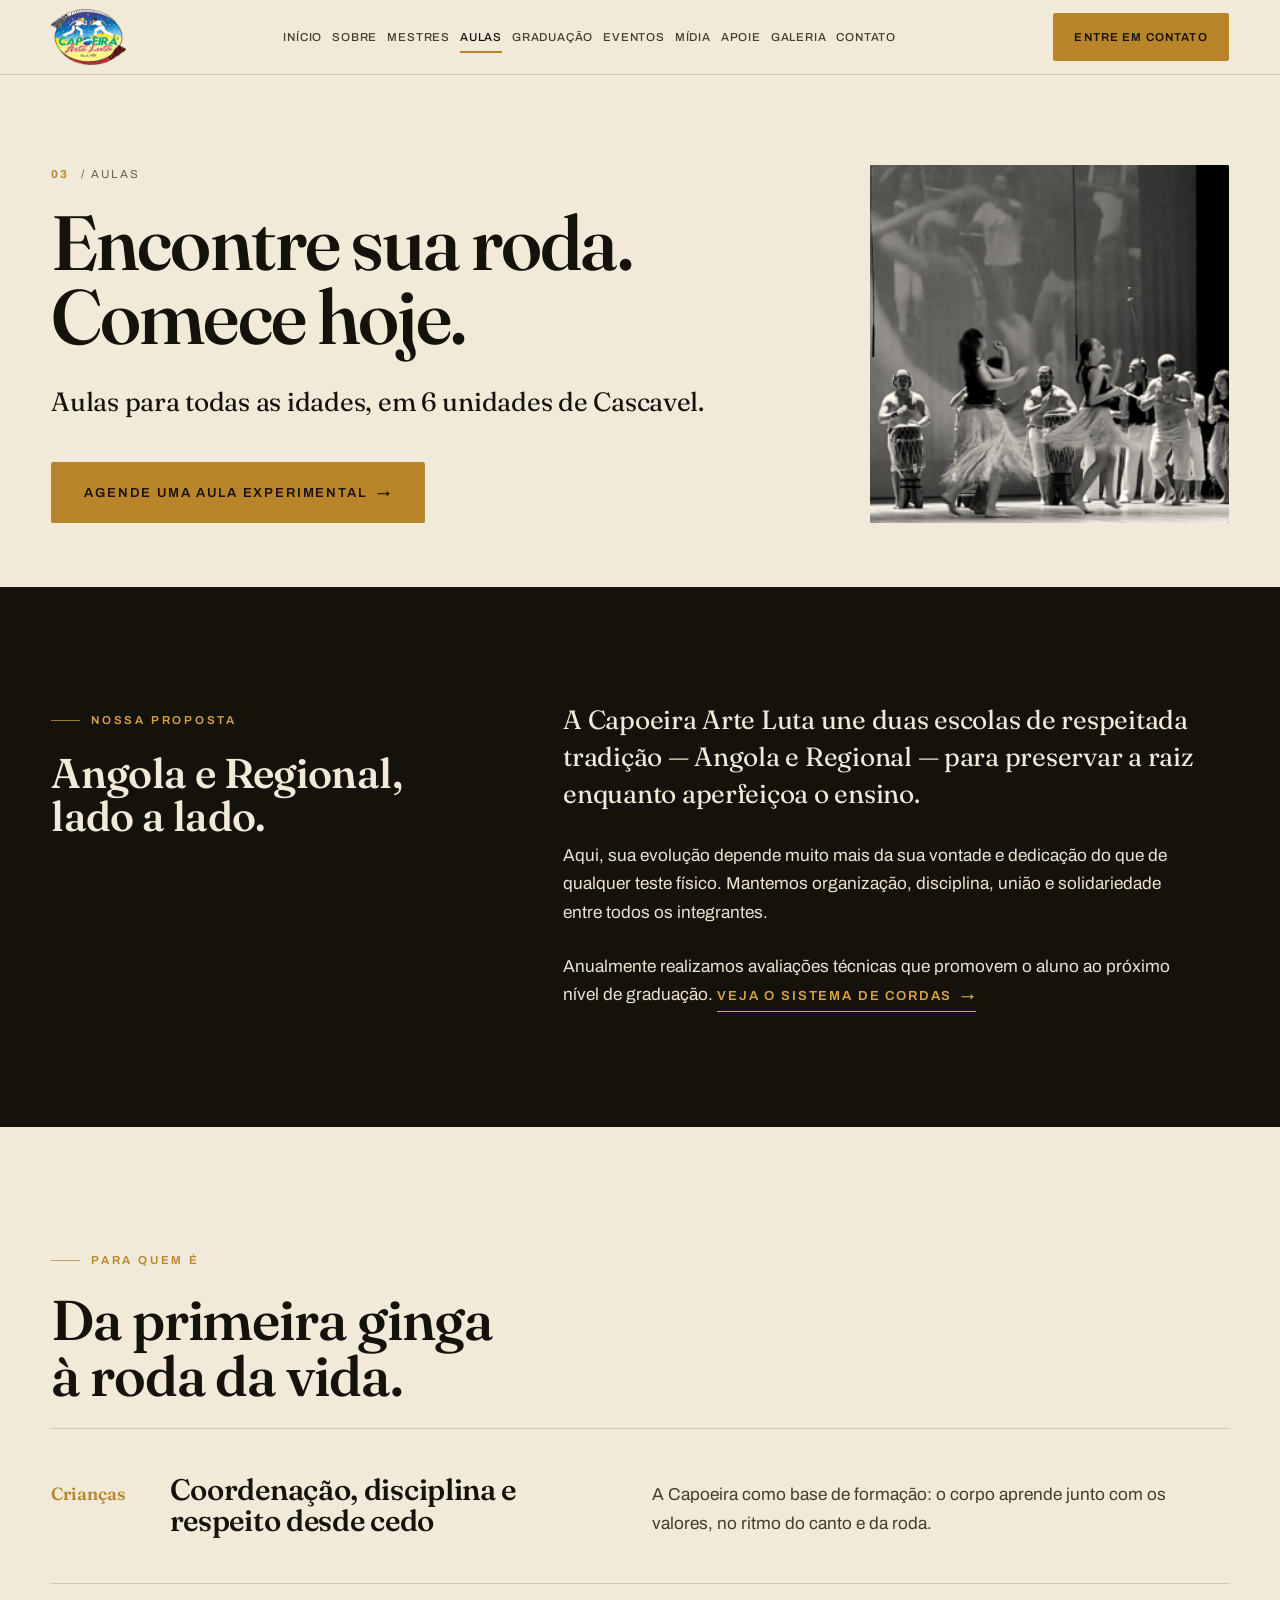
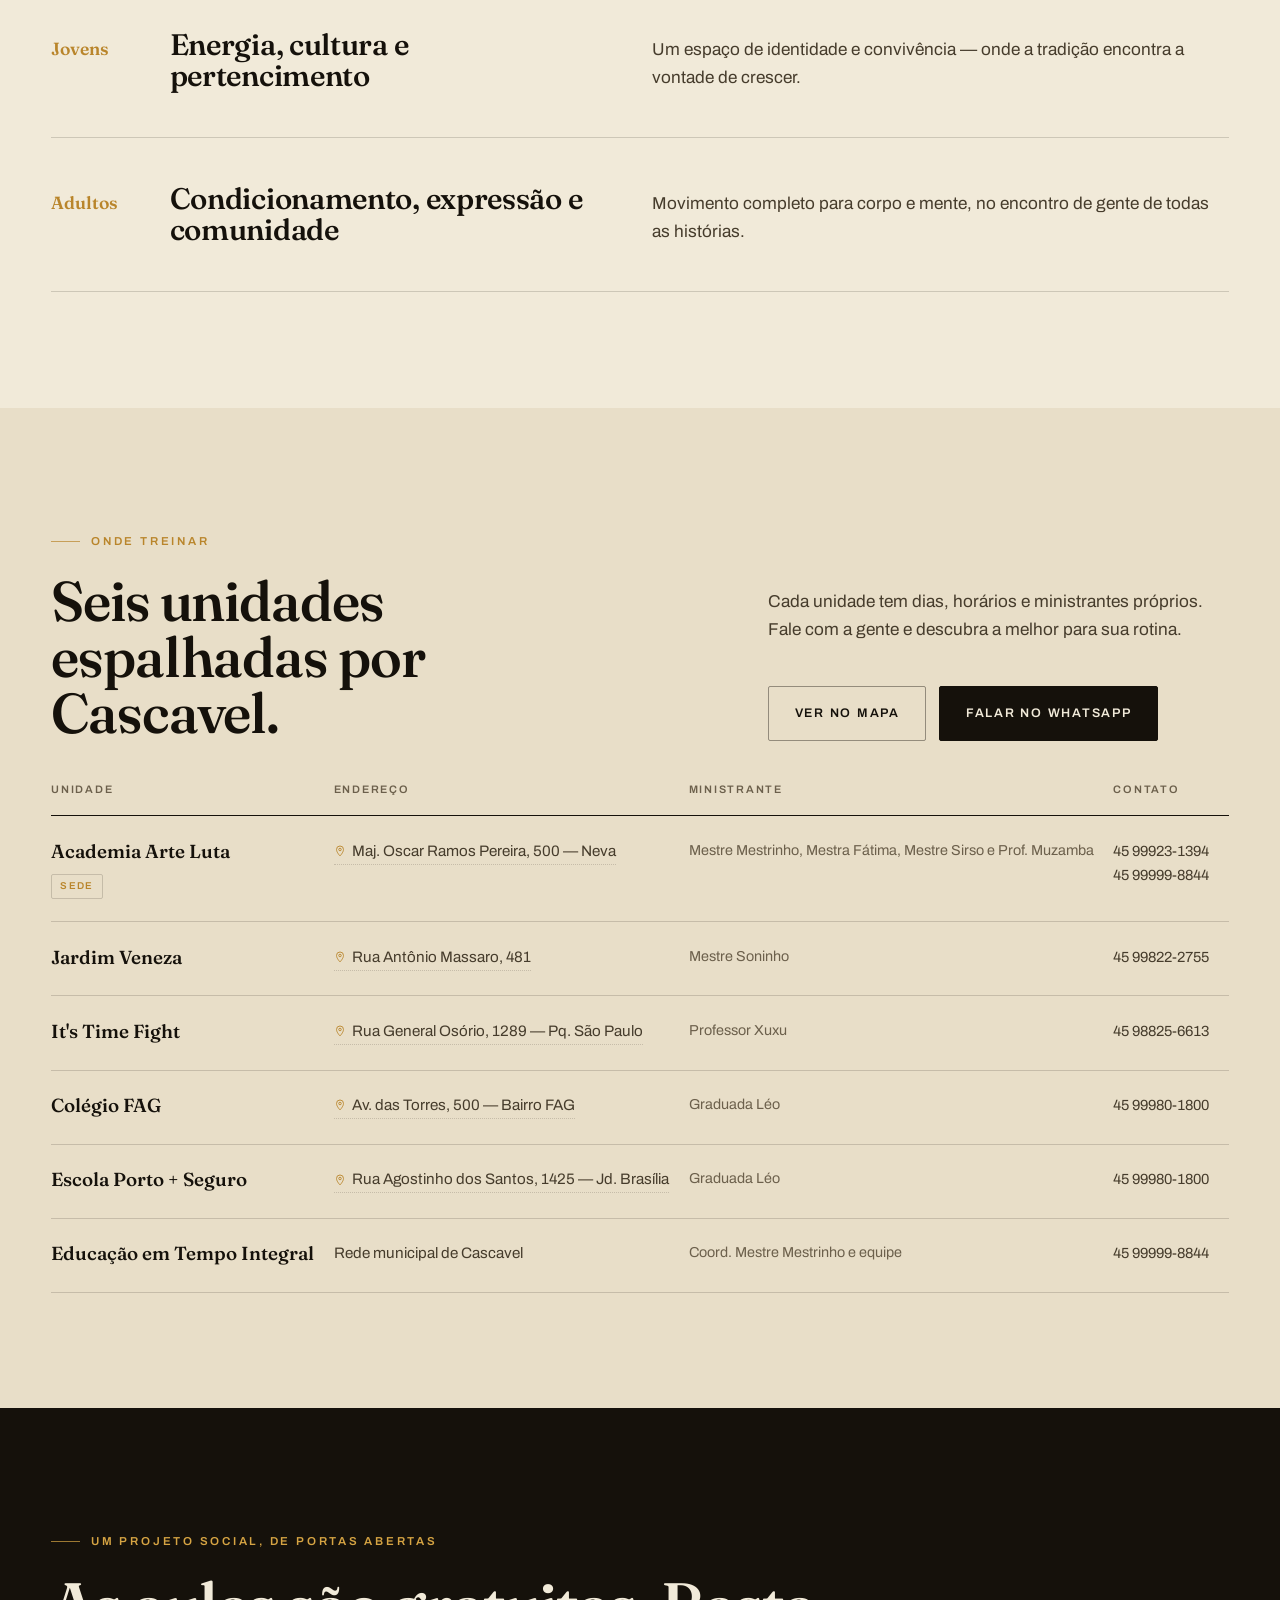
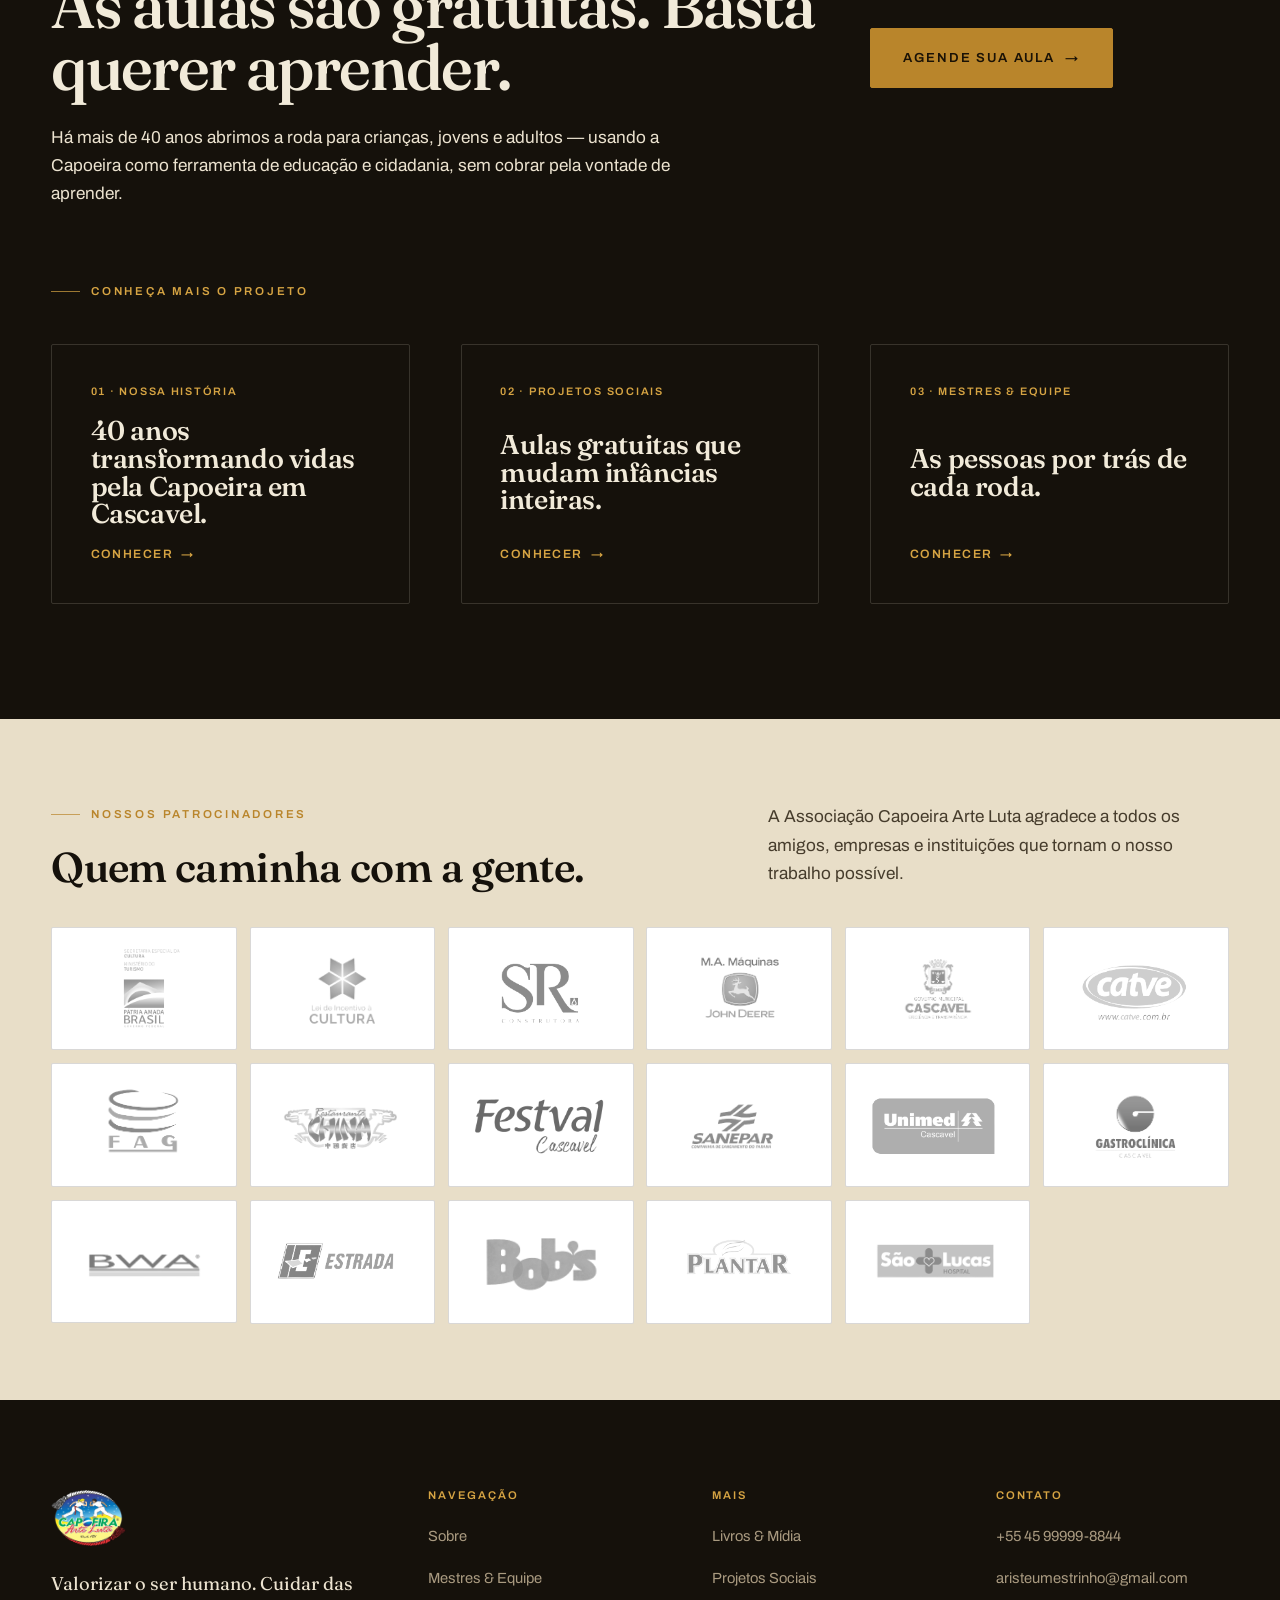
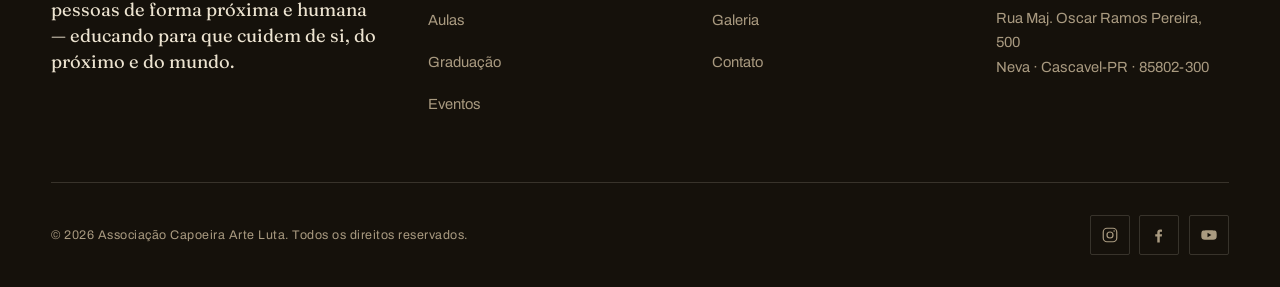
<file: capoeira-html/aulas.html>
<!DOCTYPE html>
<html lang="pt-BR">
<head>
<meta charset="UTF-8" />
<meta name="viewport" content="width=device-width, initial-scale=1.0" />
<title>Aulas — Encontre sua roda. Comece hoje. | Capoeira Arte Luta</title>
<meta name="description" content="Aulas de Capoeira para todas as idades em 6 unidades de Cascavel-PR. Capoeira Angola e Regional, com avaliação anual de graduação. Agende uma aula experimental." />
<link rel="icon" href="assets/favicon.svg" type="image/svg+xml" />
<link rel="preconnect" href="https://fonts.googleapis.com" />
<link rel="preconnect" href="https://fonts.gstatic.com" crossorigin />
<link href="https://fonts.googleapis.com/css2?family=Archivo:wght@400;500;600;700&family=Fraunces:ital,opsz,wght@0,9..144,400;0,9..144,500;0,9..144,560;0,9..144,600;0,9..144,700;1,9..144,400;1,9..144,500&display=swap" rel="stylesheet" />
<link rel="stylesheet" href="css/style.css" />
<style>
  .explore-card{ display:flex; flex-direction:column; gap:1rem; min-height:220px; justify-content:space-between; text-decoration:none; }
  .explore-card .ec-label{ font-family:var(--sans); font-size:.68rem; font-weight:600; letter-spacing:.16em; text-transform:uppercase; color:var(--gold-2); }
  .explore-card h3{ color:var(--paper); }
  .explore-card .ec-go{ font-family:var(--sans); font-size:.76rem; font-weight:600; letter-spacing:.12em; text-transform:uppercase; color:var(--gold-2); display:inline-flex; gap:.5rem; align-items:center; transition:gap .35s var(--ease); }
  .explore-card:hover .ec-go{ gap:.95rem; }
</style>
</head>
<body>
<a class="skip" href="#main">Pular para o conteúdo</a>

<header class="site-header">
  <div class="container container--wide">
    <div class="site-header__bar">
      <a class="brand" href="index.html" aria-label="Capoeira Arte Luta — início">
        <img class="brand__logo" src="assets/newimg/newlogo.webp" alt="Capoeira Arte Luta" />
      </a>
      <nav class="nav" aria-label="Principal">
        <a href="index.html">Início</a><a href="sobre.html">Sobre</a><a href="mestres.html">Mestres</a><a href="aulas.html" aria-current="page">Aulas</a><a href="graduacao.html">Graduação</a><a href="eventos.html">Eventos</a><a href="midia.html">Mídia</a><a href="apoie.html">Apoie</a><a href="galeria.html">Galeria</a><a href="contato.html">Contato</a>
      </nav>
      <div class="header-cta">
        <a class="btn btn--gold" href="contato.html">Entre em contato</a>
        <button class="icon-btn nav-toggle" data-menu-toggle aria-label="Abrir menu"><svg width="22" height="22" viewBox="0 0 22 22" fill="none" stroke="currentColor" stroke-width="1.6"><line x1="2" y1="6" x2="20" y2="6"/><line x1="2" y1="11" x2="20" y2="11"/><line x1="2" y1="16" x2="20" y2="16"/></svg></button>
      </div>
    </div>
  </div>
</header>

<div class="menu-overlay" data-menu aria-hidden="true">
  <div class="container">
    <div class="menu-overlay__top">
      <span class="brand"><svg class="brand__mark" viewBox="0 0 22 38" fill="none" stroke-width="1.7" stroke-linecap="round" aria-hidden="true"><path d="M6 3 C 16 12, 16 26, 6 35" /><line x1="6" y1="3" x2="6" y2="35" /><circle cx="6" cy="26" r="4" /></svg><span class="brand__txt"><span class="brand__name">Arte Luta</span><span class="brand__sub">Cascavel-PR</span></span></span>
      <button class="icon-btn" data-menu-close aria-label="Fechar menu"><svg width="22" height="22" viewBox="0 0 22 22" fill="none" stroke="currentColor" stroke-width="1.6"><line x1="4" y1="4" x2="18" y2="18"/><line x1="18" y1="4" x2="4" y2="18"/></svg></button>
    </div>
    <nav class="menu-list" aria-label="Menu">
      <a href="sobre.html"><span class="mi">01</span> Sobre</a><a href="mestres.html"><span class="mi">02</span> Mestres &amp; Equipe</a><a href="aulas.html"><span class="mi">03</span> Aulas</a><a href="graduacao.html"><span class="mi">04</span> Graduação</a><a href="eventos.html"><span class="mi">05</span> Eventos</a><a href="midia.html"><span class="mi">06</span> Livros &amp; Mídia</a><a href="apoie.html"><span class="mi">07</span> Projetos Sociais</a><a href="galeria.html"><span class="mi">08</span> Galeria</a><a href="contato.html"><span class="mi">09</span> Contato</a>
    </nav>
    <div class="menu-overlay__foot"><a href="https://wa.me/5545999998844">WhatsApp · 45 99999-8844</a><a href="mailto:aristeumestrinho@gmail.com">aristeumestrinho@gmail.com</a></div>
  </div>
</div>

<main id="main">

  <section class="section phero">
    <div class="container container--wide">
      <div class="grid cols-12" style="align-items:end;">
        <div class="c8 reveal">
          <p class="phero__index"><b>03</b> / Aulas</p>
          <h1 class="display" style="font-size:clamp(2.4rem,1.6rem + 4vw,4.8rem);">Encontre sua roda. Comece hoje.</h1>
          <p class="phero__lead lead" style="max-width:46ch;">Aulas para todas as idades, em 6 unidades de Cascavel.</p>
          <div class="mt-cta"><a class="btn btn--gold btn--lg" href="contato.html">Agende uma aula experimental <span class="arw" aria-hidden="true">→</span></a></div>
        </div>
        <div class="c4 reveal" data-d="1" style="align-self:stretch;">
          <div class="figure" style="height:100%;min-height:280px;"><img class="treat" src="assets/img/samba.png" alt="Roda de capoeira em apresentação cultural" /></div>
        </div>
      </div>
    </div>
  </section>

  <!-- PROPOSTA -->
  <section class="section bg-ink">
    <div class="container container--wide">
      <div class="grid cols-12">
        <div class="c4 reveal"><p class="eyebrow">Nossa proposta</p><h2 class="h-lg" style="color:var(--paper);">Angola e Regional, lado a lado.</h2></div>
        <div class="c7 start6 reveal" data-d="1">
          <div class="stack maxr">
            <p class="lead" style="color:var(--paper);">A Capoeira Arte Luta une duas escolas de respeitada tradição — Angola e Regional — para preservar a raiz enquanto aperfeiçoa o ensino.</p>
            <p>Aqui, sua evolução depende muito mais da sua vontade e dedicação do que de qualquer teste físico. Mantemos organização, disciplina, união e solidariedade entre todos os integrantes.</p>
            <p>Anualmente realizamos avaliações técnicas que promovem o aluno ao próximo nível de graduação. <a class="tlink" href="graduacao.html">Veja o sistema de cordas <span aria-hidden="true">→</span></a></p>
          </div>
        </div>
      </div>
    </div>
  </section>

  <!-- PARA QUEM É -->
  <section class="section">
    <div class="container container--wide">
      <div class="grid cols-12" style="margin-bottom:1rem;">
        <div class="c5 reveal"><p class="eyebrow">Para quem é</p><h2 class="h-xl">Da primeira ginga à roda da vida.</h2></div>
      </div>
      <div class="elist reveal" data-d="1" style="margin-top:1.5rem;">
        <div class="elrow"><span class="elrow__n">Crianças</span><h3 class="elrow__t">Coordenação, disciplina e respeito desde cedo</h3><p class="elrow__d">A Capoeira como base de formação: o corpo aprende junto com os valores, no ritmo do canto e da roda.</p></div>
        <div class="elrow"><span class="elrow__n">Jovens</span><h3 class="elrow__t">Energia, cultura e pertencimento</h3><p class="elrow__d">Um espaço de identidade e convivência — onde a tradição encontra a vontade de crescer.</p></div>
        <div class="elrow"><span class="elrow__n">Adultos</span><h3 class="elrow__t">Condicionamento, expressão e comunidade</h3><p class="elrow__d">Movimento completo para corpo e mente, no encontro de gente de todas as histórias.</p></div>
      </div>
    </div>
  </section>

  <!-- ONDE TREINAR -->
  <section class="section bg-paper-2">
    <div class="container container--wide">
      <div class="grid cols-12" style="margin-bottom:2.5rem;align-items:end;">
        <div class="c6 reveal"><p class="eyebrow">Onde treinar</p><h2 class="h-xl">Seis unidades<br />espalhadas por Cascavel.</h2></div>
        <div class="c5 start8 reveal" data-d="1"><p class="maxr">Cada unidade tem dias, horários e ministrantes próprios. Fale com a gente e descubra a melhor para sua rotina.</p><div class="mt-cta" style="display:flex;gap:.8rem;flex-wrap:wrap;"><a class="btn btn--ghost" href="https://www.google.com/maps/search/?api=1&query=Major+Oscar+Ramos+Pereira+500+Neva+Cascavel+PR" target="_blank" rel="noopener">Ver no mapa</a><a class="btn btn--ink" href="https://wa.me/5545999998844" target="_blank" rel="noopener">Falar no WhatsApp</a></div></div>
      </div>
      <div class="reveal" data-d="1" style="overflow-x:auto;">
        <table class="utable">
          <thead><tr><th>Unidade</th><th>Endereço</th><th>Ministrante</th><th>Contato</th></tr></thead>
          <tbody>
            <tr><td class="cell-name"><span class="uname">Academia Arte Luta</span><br /><span class="utag">Sede</span></td><td class="uaddr"><a href="https://www.google.com/maps/search/?api=1&query=Major+Oscar+Ramos+Pereira+500+Neva+Cascavel+PR" target="_blank" rel="noopener"><svg width="12" height="12" viewBox="0 0 24 24" fill="none" stroke="currentColor" stroke-width="1.8" aria-hidden="true"><path d="M12 22s7-7.58 7-13a7 7 0 1 0-14 0c0 5.42 7 13 7 13z"/><circle cx="12" cy="9" r="2.5"/></svg>Maj. Oscar Ramos Pereira, 500 — Neva</a></td><td class="umin">Mestre Mestrinho, Mestra Fátima, Mestre Sirso e Prof. Muzamba</td><td class="ucontact">45 99923-1394<br />45 99999-8844</td></tr>
            <tr><td class="cell-name"><span class="uname">Jardim Veneza</span></td><td class="uaddr"><a href="https://www.google.com/maps/search/?api=1&query=Rua+Antonio+Massaro+481+Cascavel+PR" target="_blank" rel="noopener"><svg width="12" height="12" viewBox="0 0 24 24" fill="none" stroke="currentColor" stroke-width="1.8" aria-hidden="true"><path d="M12 22s7-7.58 7-13a7 7 0 1 0-14 0c0 5.42 7 13 7 13z"/><circle cx="12" cy="9" r="2.5"/></svg>Rua Antônio Massaro, 481</a></td><td class="umin">Mestre Soninho</td><td class="ucontact">45 99822-2755</td></tr>
            <tr><td class="cell-name"><span class="uname">It's Time Fight</span></td><td class="uaddr"><a href="https://www.google.com/maps/search/?api=1&query=Rua+General+Osorio+1289+Parque+Sao+Paulo+Cascavel+PR" target="_blank" rel="noopener"><svg width="12" height="12" viewBox="0 0 24 24" fill="none" stroke="currentColor" stroke-width="1.8" aria-hidden="true"><path d="M12 22s7-7.58 7-13a7 7 0 1 0-14 0c0 5.42 7 13 7 13z"/><circle cx="12" cy="9" r="2.5"/></svg>Rua General Osório, 1289 — Pq. São Paulo</a></td><td class="umin">Professor Xuxu</td><td class="ucontact">45 98825-6613</td></tr>
            <tr><td class="cell-name"><span class="uname">Colégio FAG</span></td><td class="uaddr"><a href="https://www.google.com/maps/search/?api=1&query=Colegio+FAG+Avenida+das+Torres+500+Cascavel+PR" target="_blank" rel="noopener"><svg width="12" height="12" viewBox="0 0 24 24" fill="none" stroke="currentColor" stroke-width="1.8" aria-hidden="true"><path d="M12 22s7-7.58 7-13a7 7 0 1 0-14 0c0 5.42 7 13 7 13z"/><circle cx="12" cy="9" r="2.5"/></svg>Av. das Torres, 500 — Bairro FAG</a></td><td class="umin">Graduada Léo</td><td class="ucontact">45 99980-1800</td></tr>
            <tr><td class="cell-name"><span class="uname">Escola Porto + Seguro</span></td><td class="uaddr"><a href="https://www.google.com/maps/search/?api=1&query=Rua+Agostinho+dos+Santos+1425+Jardim+Brasilia+Cascavel+PR" target="_blank" rel="noopener"><svg width="12" height="12" viewBox="0 0 24 24" fill="none" stroke="currentColor" stroke-width="1.8" aria-hidden="true"><path d="M12 22s7-7.58 7-13a7 7 0 1 0-14 0c0 5.42 7 13 7 13z"/><circle cx="12" cy="9" r="2.5"/></svg>Rua Agostinho dos Santos, 1425 — Jd. Brasília</a></td><td class="umin">Graduada Léo</td><td class="ucontact">45 99980-1800</td></tr>
            <tr><td class="cell-name"><span class="uname">Educação em Tempo Integral</span></td><td class="uaddr">Rede municipal de Cascavel</td><td class="umin">Coord. Mestre Mestrinho e equipe</td><td class="ucontact">45 99999-8844</td></tr>
          </tbody>
        </table>
      </div>
    </div>
  </section>

  <section class="section bg-ink">
    <div class="container container--wide">
      <div class="grid cols-12" style="align-items:end;">
        <div class="c8 reveal">
          <p class="eyebrow">Um projeto social, de portas abertas</p>
          <h2 class="display" style="color:var(--paper);font-size:clamp(2.2rem,1.5rem + 3.5vw,4rem);">As aulas são gratuitas. Basta querer aprender.</h2>
        </div>
        <div class="c4 reveal" data-d="1" style="display:flex;align-items:end;padding-bottom:.6rem;"><a class="btn btn--gold btn--lg" href="contato.html">Agende sua aula <span class="arw" aria-hidden="true">→</span></a></div>
      </div>
      <p class="reveal" data-d="1" style="margin-top:1.6rem;max-width:62ch;">Há mais de 40 anos abrimos a roda para crianças, jovens e adultos — usando a Capoeira como ferramenta de educação e cidadania, sem cobrar pela vontade de aprender.</p>

      <div style="margin-top:clamp(2.6rem,5vw,4.2rem);">
        <p class="eyebrow reveal">Conheça mais o projeto</p>
        <div class="grid cols-12 reveal" data-d="1" style="margin-top:1.3rem;">
          <a class="c4 eblock explore-card" href="sobre.html">
            <span class="ec-label">01 · Nossa história</span>
            <h3 class="h-md">40 anos transformando vidas pela Capoeira em Cascavel.</h3>
            <span class="ec-go">Conhecer <span aria-hidden="true">→</span></span>
          </a>
          <a class="c4 eblock explore-card" href="apoie.html">
            <span class="ec-label">02 · Projetos sociais</span>
            <h3 class="h-md">Aulas gratuitas que mudam infâncias inteiras.</h3>
            <span class="ec-go">Conhecer <span aria-hidden="true">→</span></span>
          </a>
          <a class="c4 eblock explore-card" href="mestres.html">
            <span class="ec-label">03 · Mestres &amp; equipe</span>
            <h3 class="h-md">As pessoas por trás de cada roda.</h3>
            <span class="ec-go">Conhecer <span aria-hidden="true">→</span></span>
          </a>
        </div>
      </div>
    </div>
  </section>

  <!-- ============ PATROCINADORES ============ -->
  <section class="section section--tight bg-paper-2">
    <div class="container container--wide">
      <div class="grid cols-12" style="align-items:end;margin-bottom:clamp(1.8rem,3vw,2.6rem);">
        <div class="c6 reveal">
          <p class="eyebrow">Nossos patrocinadores</p>
          <h2 class="h-lg">Quem caminha com a gente.</h2>
        </div>
        <div class="c5 start8 reveal" data-d="1">
          <p class="maxr">A Associação Capoeira Arte Luta agradece a todos os amigos, empresas e instituições que tornam o nosso trabalho possível.</p>
        </div>
      </div>
      <div class="sponsors-grid reveal" data-d="1">
        <div class="sponsor"><img src="assets/img/sponsors/sponsor-01.png" alt="Patrocinador da Capoeira Arte Luta" loading="lazy" /></div>
        <div class="sponsor"><img src="assets/img/sponsors/sponsor-02.png" alt="Patrocinador da Capoeira Arte Luta" loading="lazy" /></div>
        <div class="sponsor"><img src="assets/img/sponsors/sponsor-03.png" alt="Patrocinador da Capoeira Arte Luta" loading="lazy" /></div>
        <div class="sponsor"><img src="assets/img/sponsors/sponsor-04.png" alt="Patrocinador da Capoeira Arte Luta" loading="lazy" /></div>
        <div class="sponsor"><img src="assets/img/sponsors/sponsor-05.png" alt="Patrocinador da Capoeira Arte Luta" loading="lazy" /></div>
        <div class="sponsor"><img src="assets/img/sponsors/sponsor-06.png" alt="Patrocinador da Capoeira Arte Luta" loading="lazy" /></div>
        <div class="sponsor"><img src="assets/img/sponsors/sponsor-07.png" alt="Patrocinador da Capoeira Arte Luta" loading="lazy" /></div>
        <div class="sponsor"><img src="assets/img/sponsors/sponsor-08.png" alt="Patrocinador da Capoeira Arte Luta" loading="lazy" /></div>
        <div class="sponsor"><img src="assets/img/sponsors/sponsor-09.png" alt="Patrocinador da Capoeira Arte Luta" loading="lazy" /></div>
        <div class="sponsor"><img src="assets/img/sponsors/sponsor-10.png" alt="Patrocinador da Capoeira Arte Luta" loading="lazy" /></div>
        <div class="sponsor"><img src="assets/img/sponsors/sponsor-11.png" alt="Patrocinador da Capoeira Arte Luta" loading="lazy" /></div>
        <div class="sponsor"><img src="assets/img/sponsors/sponsor-12.png" alt="Patrocinador da Capoeira Arte Luta" loading="lazy" /></div>
        <div class="sponsor"><img src="assets/img/sponsors/sponsor-13.png" alt="Patrocinador da Capoeira Arte Luta" loading="lazy" /></div>
        <div class="sponsor"><img src="assets/img/sponsors/sponsor-14.png" alt="Patrocinador da Capoeira Arte Luta" loading="lazy" /></div>
        <div class="sponsor"><img src="assets/img/sponsors/sponsor-15.png" alt="Patrocinador da Capoeira Arte Luta" loading="lazy" /></div>
        <div class="sponsor"><img src="assets/img/sponsors/sponsor-16.png" alt="Patrocinador da Capoeira Arte Luta" loading="lazy" /></div>
        <div class="sponsor"><img src="assets/img/sponsors/sponsor-17.png" alt="Patrocinador da Capoeira Arte Luta" loading="lazy" /></div>
      </div>
    </div>
  </section>

</main>

<footer class="site-footer">
  <div class="container container--wide">
    <div class="footer-top">
      <div class="footer-brand">
        <span class="brand"><img class="brand__logo" src="assets/newimg/newlogo.webp" alt="Capoeira Arte Luta" /></span>
        <p class="footer-mission">Valorizar o ser humano. Cuidar das pessoas de forma próxima e humana — educando para que cuidem de si, do próximo e do mundo.</p>
      </div>
      <div class="fcol"><h4>Navegação</h4><ul><li><a href="sobre.html">Sobre</a></li><li><a href="mestres.html">Mestres &amp; Equipe</a></li><li><a href="aulas.html">Aulas</a></li><li><a href="graduacao.html">Graduação</a></li><li><a href="eventos.html">Eventos</a></li></ul></div>
      <div class="fcol"><h4>Mais</h4><ul><li><a href="midia.html">Livros &amp; Mídia</a></li><li><a href="apoie.html">Projetos Sociais</a></li><li><a href="galeria.html">Galeria</a></li><li><a href="contato.html">Contato</a></li></ul></div>
      <div class="fcol"><h4>Contato</h4><ul><li><a href="https://wa.me/5545999998844">+55 45 99999-8844</a></li><li><a href="mailto:aristeumestrinho@gmail.com">aristeumestrinho@gmail.com</a></li><li><p>Rua Maj. Oscar Ramos Pereira, 500<br />Neva · Cascavel-PR · 85802-300</p></li></ul></div>
    </div>
    <div class="footer-bottom">
      <span>© <span data-year>2026</span> Associação Capoeira Arte Luta. Todos os direitos reservados.</span>
      <div class="social">
        <a href="https://www.instagram.com/capoeira.arteluta/" aria-label="Instagram" target="_blank" rel="noopener"><svg width="18" height="18" viewBox="0 0 24 24" fill="none" stroke="currentColor" stroke-width="1.6"><rect x="3" y="3" width="18" height="18" rx="5"/><circle cx="12" cy="12" r="4"/><circle cx="17.5" cy="6.5" r="1" fill="currentColor" stroke="none"/></svg></a>
        <a href="https://www.facebook.com/capoeirarteluta/" aria-label="Facebook" target="_blank" rel="noopener"><svg width="18" height="18" viewBox="0 0 24 24" fill="currentColor"><path d="M13 22v-8h2.7l.4-3H13V9c0-.9.3-1.5 1.6-1.5H16V4.9C15.6 4.8 14.6 4.8 13.5 4.8 11.2 4.8 9.7 6.2 9.7 8.7V11H7v3h2.7v8z"/></svg></a>
        <a href="https://www.youtube.com/Capoeiraartelutacvel" aria-label="YouTube" target="_blank" rel="noopener"><svg width="18" height="18" viewBox="0 0 24 24" fill="currentColor"><path d="M22 8.2a3 3 0 0 0-2.1-2.1C18 5.6 12 5.6 12 5.6s-6 0-7.9.5A3 3 0 0 0 2 8.2 31 31 0 0 0 1.7 12 31 31 0 0 0 2 15.8a3 3 0 0 0 2.1 2.1c1.9.5 7.9.5 7.9.5s6 0 7.9-.5a3 3 0 0 0 2.1-2.1A31 31 0 0 0 22.3 12 31 31 0 0 0 22 8.2zM10 15V9l5.2 3z"/></svg></a>
      </div>
    </div>
  </div>
</footer>

<button type="button" class="back-to-top" data-back-to-top aria-label="Voltar ao topo" title="Voltar ao topo">
  <svg width="16" height="16" viewBox="0 0 18 18" fill="none" stroke="currentColor" stroke-width="2" stroke-linecap="round" stroke-linejoin="round" aria-hidden="true"><path d="M9 14V3M3.5 8.5 9 3l5.5 5.5" /></svg>
</button>

<script src="js/main.js"></script>
</body>
</html>
</file>
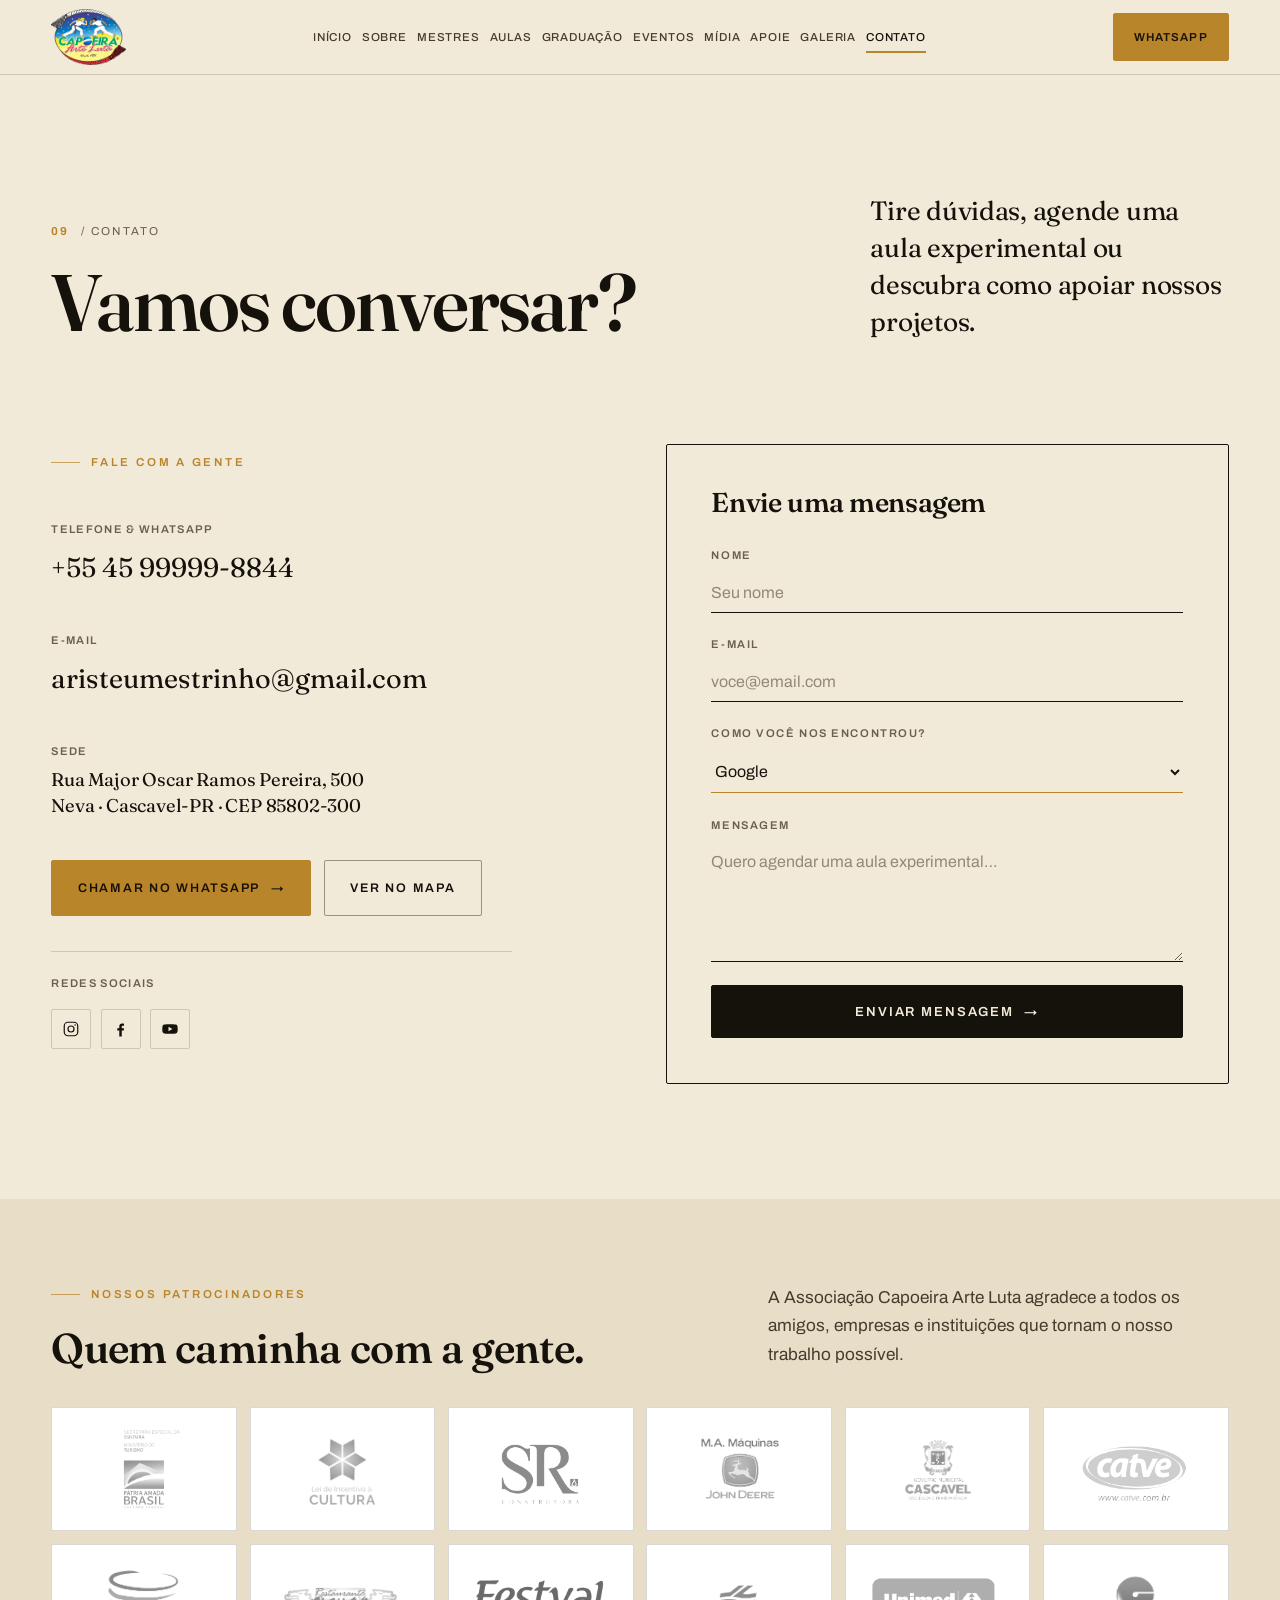
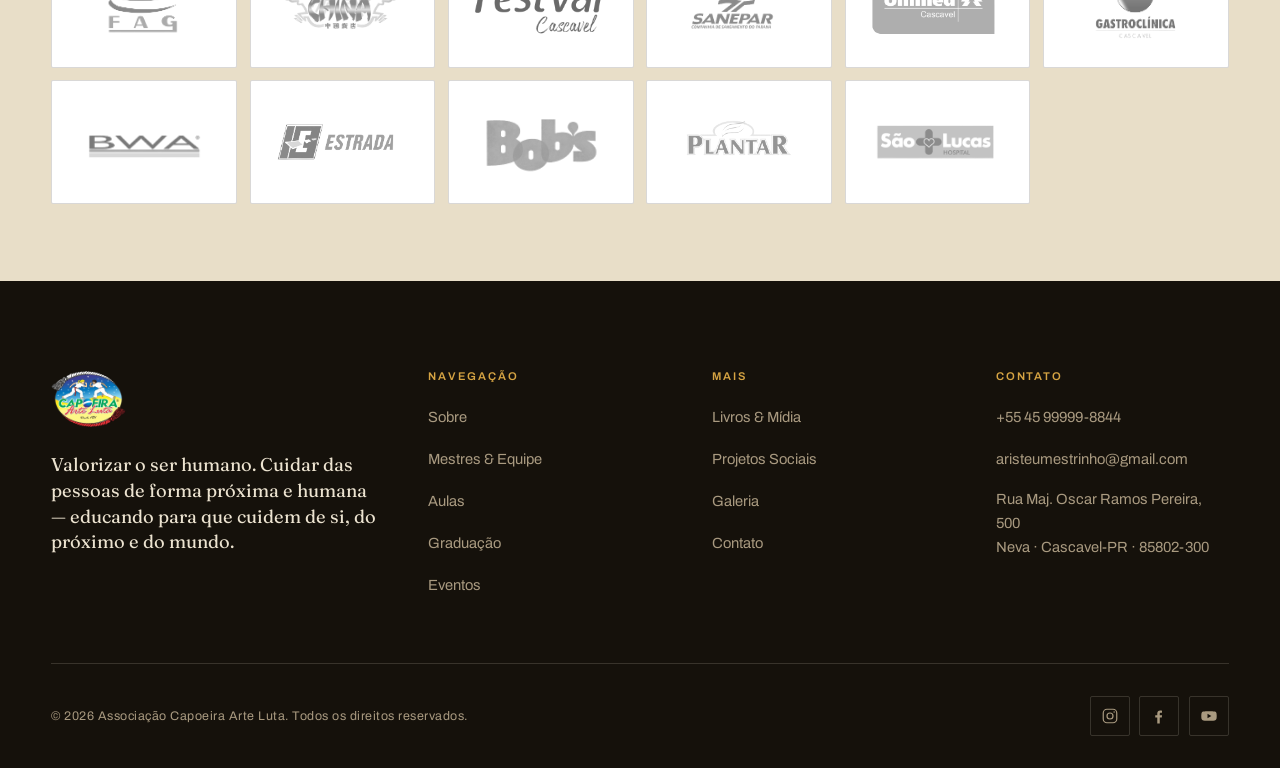
<file: capoeira-html/contato.html>
<!DOCTYPE html>
<html lang="pt-BR">
<head>
<meta charset="UTF-8" />
<meta name="viewport" content="width=device-width, initial-scale=1.0" />
<title>Contato — Vamos conversar? | Capoeira Arte Luta · Cascavel-PR</title>
<meta name="description" content="Fale com a Capoeira Arte Luta: tire dúvidas, agende uma aula experimental ou descubra como apoiar nossos projetos sociais em Cascavel-PR." />
<link rel="icon" href="assets/favicon.svg" type="image/svg+xml" />
<link rel="preconnect" href="https://fonts.googleapis.com" />
<link rel="preconnect" href="https://fonts.gstatic.com" crossorigin />
<link href="https://fonts.googleapis.com/css2?family=Archivo:wght@400;500;600;700&family=Fraunces:ital,opsz,wght@0,9..144,400;0,9..144,500;0,9..144,560;0,9..144,600;0,9..144,700;1,9..144,400;1,9..144,500&display=swap" rel="stylesheet" />
<link rel="stylesheet" href="css/style.css" />
</head>
<body>
<a class="skip" href="#main">Pular para o conteúdo</a>

<header class="site-header">
  <div class="container container--wide">
    <div class="site-header__bar">
      <a class="brand" href="index.html" aria-label="Capoeira Arte Luta — início">
        <img class="brand__logo" src="assets/newimg/newlogo.webp" alt="Capoeira Arte Luta" />
      </a>
      <nav class="nav" aria-label="Principal">
        <a href="index.html">Início</a><a href="sobre.html">Sobre</a><a href="mestres.html">Mestres</a><a href="aulas.html">Aulas</a><a href="graduacao.html">Graduação</a><a href="eventos.html">Eventos</a><a href="midia.html">Mídia</a><a href="apoie.html">Apoie</a><a href="galeria.html">Galeria</a><a href="contato.html" aria-current="page">Contato</a>
      </nav>
      <div class="header-cta">
        <a class="btn btn--gold" href="https://wa.me/5545999998844" target="_blank" rel="noopener">WhatsApp</a>
        <button class="icon-btn nav-toggle" data-menu-toggle aria-label="Abrir menu"><svg width="22" height="22" viewBox="0 0 22 22" fill="none" stroke="currentColor" stroke-width="1.6"><line x1="2" y1="6" x2="20" y2="6"/><line x1="2" y1="11" x2="20" y2="11"/><line x1="2" y1="16" x2="20" y2="16"/></svg></button>
      </div>
    </div>
  </div>
</header>

<div class="menu-overlay" data-menu aria-hidden="true">
  <div class="container">
    <div class="menu-overlay__top">
      <span class="brand"><svg class="brand__mark" viewBox="0 0 22 38" fill="none" stroke-width="1.7" stroke-linecap="round" aria-hidden="true"><path d="M6 3 C 16 12, 16 26, 6 35" /><line x1="6" y1="3" x2="6" y2="35" /><circle cx="6" cy="26" r="4" /></svg><span class="brand__txt"><span class="brand__name">Arte Luta</span><span class="brand__sub">Cascavel-PR</span></span></span>
      <button class="icon-btn" data-menu-close aria-label="Fechar menu"><svg width="22" height="22" viewBox="0 0 22 22" fill="none" stroke="currentColor" stroke-width="1.6"><line x1="4" y1="4" x2="18" y2="18"/><line x1="18" y1="4" x2="4" y2="18"/></svg></button>
    </div>
    <nav class="menu-list" aria-label="Menu">
      <a href="sobre.html"><span class="mi">01</span> Sobre</a><a href="mestres.html"><span class="mi">02</span> Mestres &amp; Equipe</a><a href="aulas.html"><span class="mi">03</span> Aulas</a><a href="graduacao.html"><span class="mi">04</span> Graduação</a><a href="eventos.html"><span class="mi">05</span> Eventos</a><a href="midia.html"><span class="mi">06</span> Livros &amp; Mídia</a><a href="apoie.html"><span class="mi">07</span> Projetos Sociais</a><a href="galeria.html"><span class="mi">08</span> Galeria</a><a href="contato.html"><span class="mi">09</span> Contato</a>
    </nav>
    <div class="menu-overlay__foot"><a href="https://wa.me/5545999998844">WhatsApp · 45 99999-8844</a><a href="mailto:aristeumestrinho@gmail.com">aristeumestrinho@gmail.com</a></div>
  </div>
</div>

<main id="main">

  <section class="section phero">
    <div class="container container--wide">
      <div class="grid cols-12" style="align-items:end;">
        <div class="c8 reveal">
          <p class="phero__index"><b>09</b> / Contato</p>
          <h1 class="display" style="font-size:clamp(2.6rem,1.6rem + 4.6vw,5rem);">Vamos conversar?</h1>
        </div>
        <div class="c4 reveal" data-d="1">
          <p class="phero__lead lead">Tire dúvidas, agende uma aula experimental ou descubra como apoiar nossos projetos.</p>
        </div>
      </div>
    </div>
  </section>

  <section class="section" style="padding-top:clamp(1.5rem,3vw,2.5rem);">
    <div class="container container--wide">
      <div class="grid cols-12">
        <!-- INFO -->
        <div class="c5 reveal">
          <p class="eyebrow">Fale com a gente</p>
          <div class="stack-lg" style="margin-top:1.6rem;">
            <div>
              <p class="cord-level" style="margin-bottom:.4rem;">Telefone &amp; WhatsApp</p>
              <a href="https://wa.me/5545999998844" class="h-md" style="font-family:var(--serif);color:var(--ink);">+55 45 99999-8844</a>
            </div>
            <div>
              <p class="cord-level" style="margin-bottom:.4rem;">E-mail</p>
              <a href="mailto:aristeumestrinho@gmail.com" class="h-md" style="font-family:var(--serif);color:var(--ink);">aristeumestrinho@gmail.com</a>
            </div>
            <div>
              <p class="cord-level" style="margin-bottom:.4rem;">Sede</p>
              <p class="lead" style="font-size:1.15rem;">Rua Major Oscar Ramos Pereira, 500<br />Neva · Cascavel-PR · CEP 85802-300</p>
            </div>
          </div>
          <div class="mt-cta" style="display:flex;gap:.8rem;flex-wrap:wrap;">
            <a class="btn btn--gold" href="https://wa.me/5545999998844" target="_blank" rel="noopener">Chamar no WhatsApp <span class="arw" aria-hidden="true">→</span></a>
            <a class="btn btn--ghost" href="https://www.google.com/maps/search/?api=1&query=Major+Oscar+Ramos+Pereira+500+Neva+Cascavel+PR" target="_blank" rel="noopener">Ver no mapa</a>
          </div>
          <hr class="rule" style="margin:2.2rem 0 1.4rem;" />
          <p class="cord-level" style="margin-bottom:1rem;">Redes sociais</p>
          <div class="social" style="--c:var(--ink);">
            <a href="https://www.instagram.com/capoeira.arteluta/" aria-label="Instagram" target="_blank" rel="noopener" style="border-color:var(--line);color:var(--ink);"><svg width="18" height="18" viewBox="0 0 24 24" fill="none" stroke="currentColor" stroke-width="1.6"><rect x="3" y="3" width="18" height="18" rx="5"/><circle cx="12" cy="12" r="4"/><circle cx="17.5" cy="6.5" r="1" fill="currentColor" stroke="none"/></svg></a>
            <a href="https://www.facebook.com/capoeirarteluta/" aria-label="Facebook" target="_blank" rel="noopener" style="border-color:var(--line);color:var(--ink);"><svg width="18" height="18" viewBox="0 0 24 24" fill="currentColor"><path d="M13 22v-8h2.7l.4-3H13V9c0-.9.3-1.5 1.6-1.5H16V4.9C15.6 4.8 14.6 4.8 13.5 4.8 11.2 4.8 9.7 6.2 9.7 8.7V11H7v3h2.7v8z"/></svg></a>
            <a href="https://www.youtube.com/Capoeiraartelutacvel" aria-label="YouTube" target="_blank" rel="noopener" style="border-color:var(--line);color:var(--ink);"><svg width="18" height="18" viewBox="0 0 24 24" fill="currentColor"><path d="M22 8.2a3 3 0 0 0-2.1-2.1C18 5.6 12 5.6 12 5.6s-6 0-7.9.5A3 3 0 0 0 2 8.2 31 31 0 0 0 1.7 12 31 31 0 0 0 2 15.8a3 3 0 0 0 2.1 2.1c1.9.5 7.9.5 7.9.5s6 0 7.9-.5a3 3 0 0 0 2.1-2.1A31 31 0 0 0 22.3 12 31 31 0 0 0 22 8.2zM10 15V9l5.2 3z"/></svg></a>
          </div>
        </div>

        <!-- FORM -->
        <div class="c6 start7 reveal" data-d="1">
          <div class="eblock" style="border-color:var(--ink);padding:clamp(1.8rem,3.5vw,3rem);">
            <h2 class="h-md" style="margin-bottom:1.8rem;">Envie uma mensagem</h2>
            <form data-contact-form novalidate>
              <div class="field"><label for="nome">Nome</label><input id="nome" name="nome" type="text" placeholder="Seu nome" required /></div>
              <div class="field"><label for="email">E-mail</label><input id="email" name="email" type="email" placeholder="voce@email.com" required /></div>
              <div class="field"><label for="origem">Como você nos encontrou?</label>
                <select id="origem" name="origem">
                  <option value="Google">Google</option>
                  <option value="Indicação">Indicação</option>
                  <option value="Instagram / Facebook">Instagram / Facebook</option>
                  <option value="Outro site">Outro site</option>
                </select>
              </div>
              <div class="field"><label for="mensagem">Mensagem</label><textarea id="mensagem" name="mensagem" placeholder="Quero agendar uma aula experimental…" required></textarea></div>
              <button class="btn btn--ink btn--lg" type="submit" style="width:100%;justify-content:center;">Enviar mensagem <span class="arw" aria-hidden="true">→</span></button>
              <p data-form-status style="display:none;margin-top:1.2rem;font-size:.9rem;color:var(--t-muted);"></p>
            </form>
          </div>
        </div>
      </div>
    </div>
  </section>

  <!-- ============ PATROCINADORES ============ -->
  <section class="section section--tight bg-paper-2">
    <div class="container container--wide">
      <div class="grid cols-12" style="align-items:end;margin-bottom:clamp(1.8rem,3vw,2.6rem);">
        <div class="c6 reveal">
          <p class="eyebrow">Nossos patrocinadores</p>
          <h2 class="h-lg">Quem caminha com a gente.</h2>
        </div>
        <div class="c5 start8 reveal" data-d="1">
          <p class="maxr">A Associação Capoeira Arte Luta agradece a todos os amigos, empresas e instituições que tornam o nosso trabalho possível.</p>
        </div>
      </div>
      <div class="sponsors-grid reveal" data-d="1">
        <div class="sponsor"><img src="assets/img/sponsors/sponsor-01.png" alt="Patrocinador da Capoeira Arte Luta" loading="lazy" /></div>
        <div class="sponsor"><img src="assets/img/sponsors/sponsor-02.png" alt="Patrocinador da Capoeira Arte Luta" loading="lazy" /></div>
        <div class="sponsor"><img src="assets/img/sponsors/sponsor-03.png" alt="Patrocinador da Capoeira Arte Luta" loading="lazy" /></div>
        <div class="sponsor"><img src="assets/img/sponsors/sponsor-04.png" alt="Patrocinador da Capoeira Arte Luta" loading="lazy" /></div>
        <div class="sponsor"><img src="assets/img/sponsors/sponsor-05.png" alt="Patrocinador da Capoeira Arte Luta" loading="lazy" /></div>
        <div class="sponsor"><img src="assets/img/sponsors/sponsor-06.png" alt="Patrocinador da Capoeira Arte Luta" loading="lazy" /></div>
        <div class="sponsor"><img src="assets/img/sponsors/sponsor-07.png" alt="Patrocinador da Capoeira Arte Luta" loading="lazy" /></div>
        <div class="sponsor"><img src="assets/img/sponsors/sponsor-08.png" alt="Patrocinador da Capoeira Arte Luta" loading="lazy" /></div>
        <div class="sponsor"><img src="assets/img/sponsors/sponsor-09.png" alt="Patrocinador da Capoeira Arte Luta" loading="lazy" /></div>
        <div class="sponsor"><img src="assets/img/sponsors/sponsor-10.png" alt="Patrocinador da Capoeira Arte Luta" loading="lazy" /></div>
        <div class="sponsor"><img src="assets/img/sponsors/sponsor-11.png" alt="Patrocinador da Capoeira Arte Luta" loading="lazy" /></div>
        <div class="sponsor"><img src="assets/img/sponsors/sponsor-12.png" alt="Patrocinador da Capoeira Arte Luta" loading="lazy" /></div>
        <div class="sponsor"><img src="assets/img/sponsors/sponsor-13.png" alt="Patrocinador da Capoeira Arte Luta" loading="lazy" /></div>
        <div class="sponsor"><img src="assets/img/sponsors/sponsor-14.png" alt="Patrocinador da Capoeira Arte Luta" loading="lazy" /></div>
        <div class="sponsor"><img src="assets/img/sponsors/sponsor-15.png" alt="Patrocinador da Capoeira Arte Luta" loading="lazy" /></div>
        <div class="sponsor"><img src="assets/img/sponsors/sponsor-16.png" alt="Patrocinador da Capoeira Arte Luta" loading="lazy" /></div>
        <div class="sponsor"><img src="assets/img/sponsors/sponsor-17.png" alt="Patrocinador da Capoeira Arte Luta" loading="lazy" /></div>
      </div>
    </div>
  </section>

</main>

<footer class="site-footer">
  <div class="container container--wide">
    <div class="footer-top">
      <div class="footer-brand">
        <span class="brand"><img class="brand__logo" src="assets/newimg/newlogo.webp" alt="Capoeira Arte Luta" /></span>
        <p class="footer-mission">Valorizar o ser humano. Cuidar das pessoas de forma próxima e humana — educando para que cuidem de si, do próximo e do mundo.</p>
      </div>
      <div class="fcol"><h4>Navegação</h4><ul><li><a href="sobre.html">Sobre</a></li><li><a href="mestres.html">Mestres &amp; Equipe</a></li><li><a href="aulas.html">Aulas</a></li><li><a href="graduacao.html">Graduação</a></li><li><a href="eventos.html">Eventos</a></li></ul></div>
      <div class="fcol"><h4>Mais</h4><ul><li><a href="midia.html">Livros &amp; Mídia</a></li><li><a href="apoie.html">Projetos Sociais</a></li><li><a href="galeria.html">Galeria</a></li><li><a href="contato.html">Contato</a></li></ul></div>
      <div class="fcol"><h4>Contato</h4><ul><li><a href="https://wa.me/5545999998844">+55 45 99999-8844</a></li><li><a href="mailto:aristeumestrinho@gmail.com">aristeumestrinho@gmail.com</a></li><li><p>Rua Maj. Oscar Ramos Pereira, 500<br />Neva · Cascavel-PR · 85802-300</p></li></ul></div>
    </div>
    <div class="footer-bottom">
      <span>© <span data-year>2026</span> Associação Capoeira Arte Luta. Todos os direitos reservados.</span>
      <div class="social">
        <a href="https://www.instagram.com/capoeira.arteluta/" aria-label="Instagram" target="_blank" rel="noopener"><svg width="18" height="18" viewBox="0 0 24 24" fill="none" stroke="currentColor" stroke-width="1.6"><rect x="3" y="3" width="18" height="18" rx="5"/><circle cx="12" cy="12" r="4"/><circle cx="17.5" cy="6.5" r="1" fill="currentColor" stroke="none"/></svg></a>
        <a href="https://www.facebook.com/capoeirarteluta/" aria-label="Facebook" target="_blank" rel="noopener"><svg width="18" height="18" viewBox="0 0 24 24" fill="currentColor"><path d="M13 22v-8h2.7l.4-3H13V9c0-.9.3-1.5 1.6-1.5H16V4.9C15.6 4.8 14.6 4.8 13.5 4.8 11.2 4.8 9.7 6.2 9.7 8.7V11H7v3h2.7v8z"/></svg></a>
        <a href="https://www.youtube.com/Capoeiraartelutacvel" aria-label="YouTube" target="_blank" rel="noopener"><svg width="18" height="18" viewBox="0 0 24 24" fill="currentColor"><path d="M22 8.2a3 3 0 0 0-2.1-2.1C18 5.6 12 5.6 12 5.6s-6 0-7.9.5A3 3 0 0 0 2 8.2 31 31 0 0 0 1.7 12 31 31 0 0 0 2 15.8a3 3 0 0 0 2.1 2.1c1.9.5 7.9.5 7.9.5s6 0 7.9-.5a3 3 0 0 0 2.1-2.1A31 31 0 0 0 22.3 12 31 31 0 0 0 22 8.2zM10 15V9l5.2 3z"/></svg></a>
      </div>
    </div>
  </div>
</footer>

<button type="button" class="back-to-top" data-back-to-top aria-label="Voltar ao topo" title="Voltar ao topo">
  <svg width="16" height="16" viewBox="0 0 18 18" fill="none" stroke="currentColor" stroke-width="2" stroke-linecap="round" stroke-linejoin="round" aria-hidden="true"><path d="M9 14V3M3.5 8.5 9 3l5.5 5.5" /></svg>
</button>

<script src="js/main.js"></script>
</body>
</html>
</file>
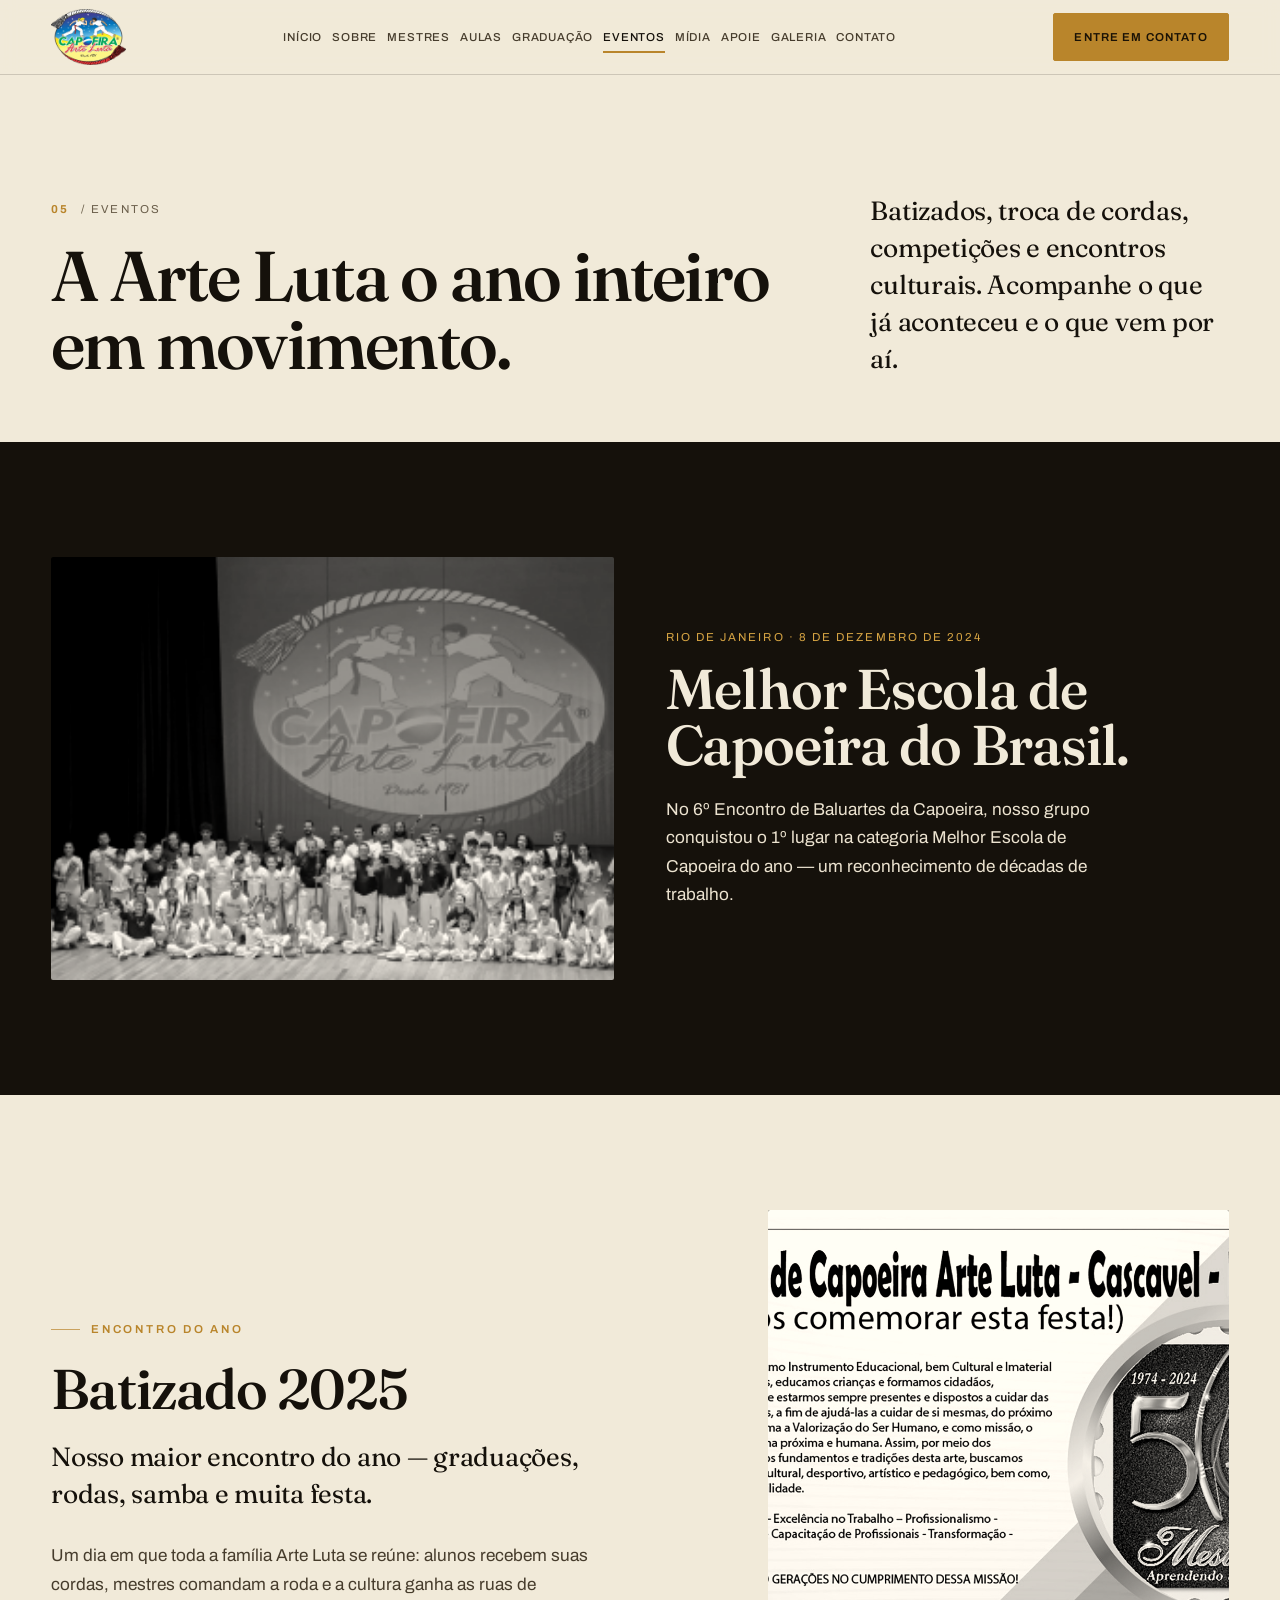
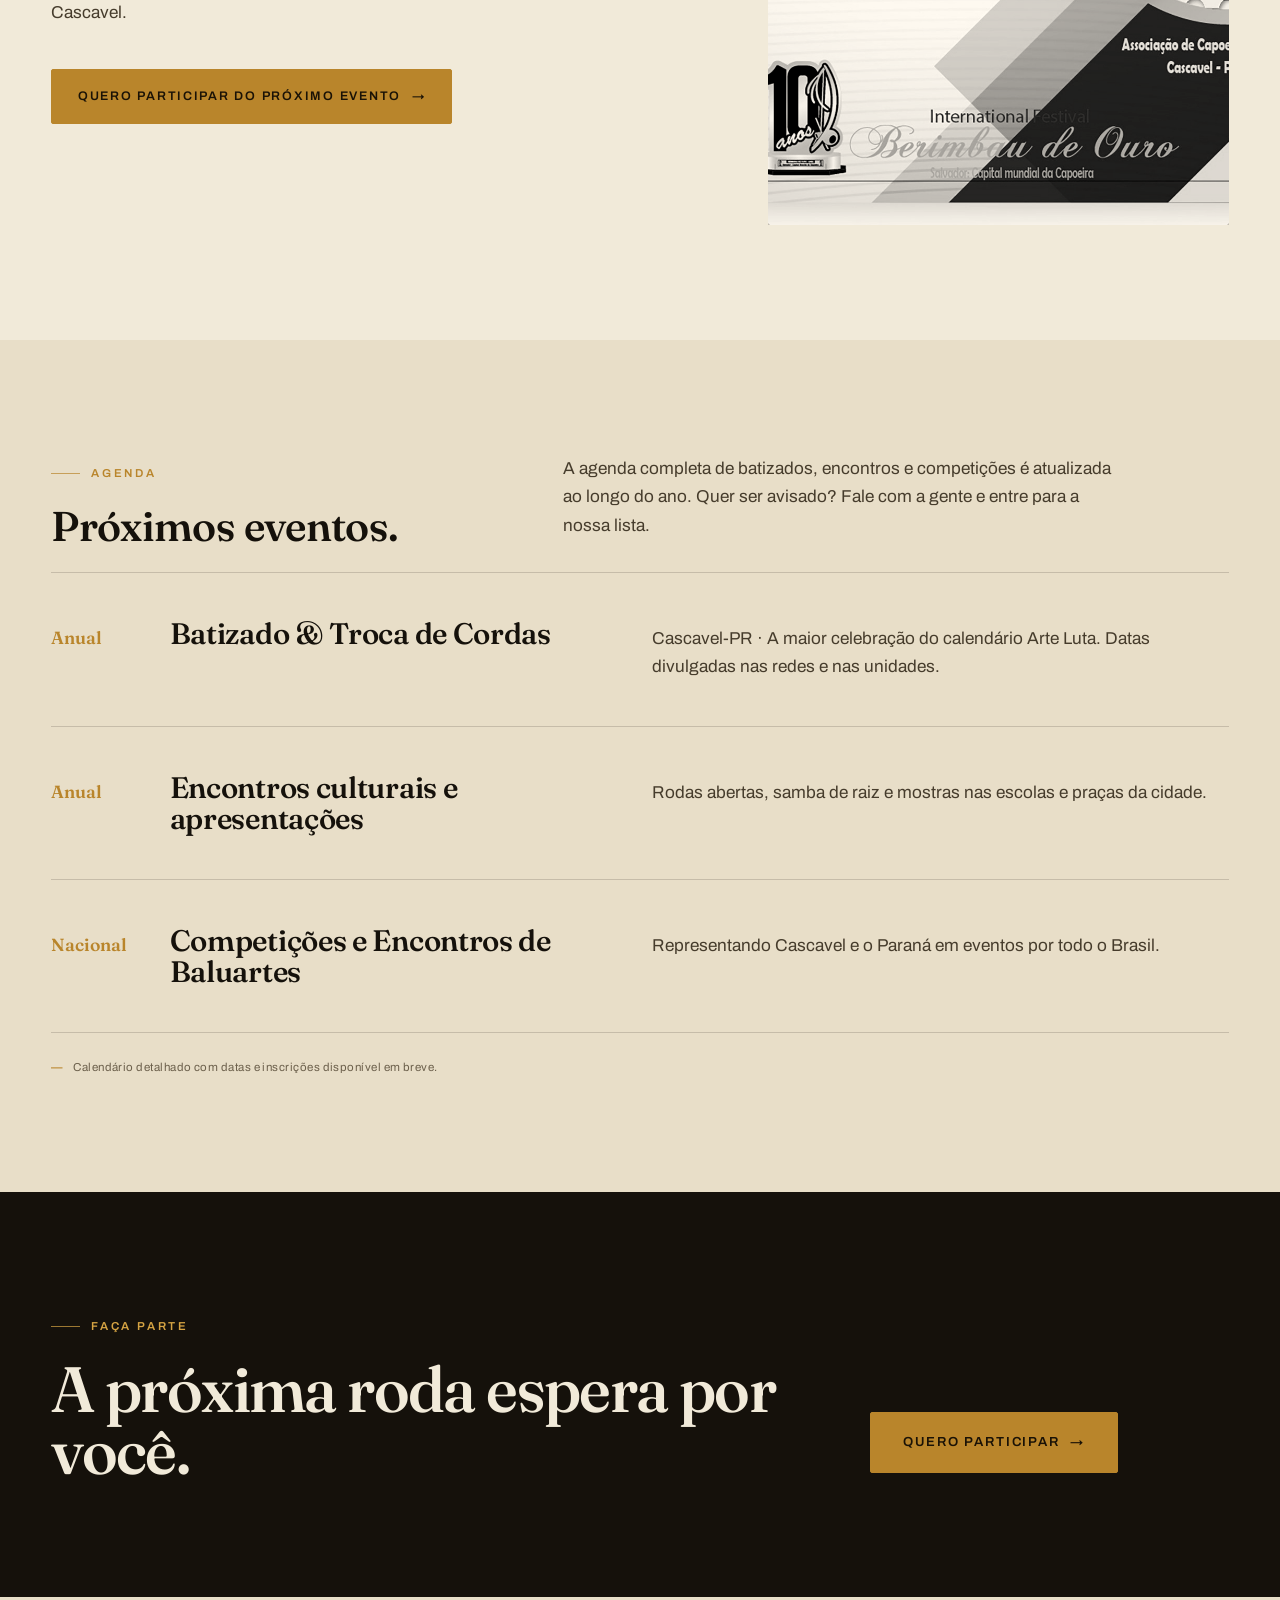
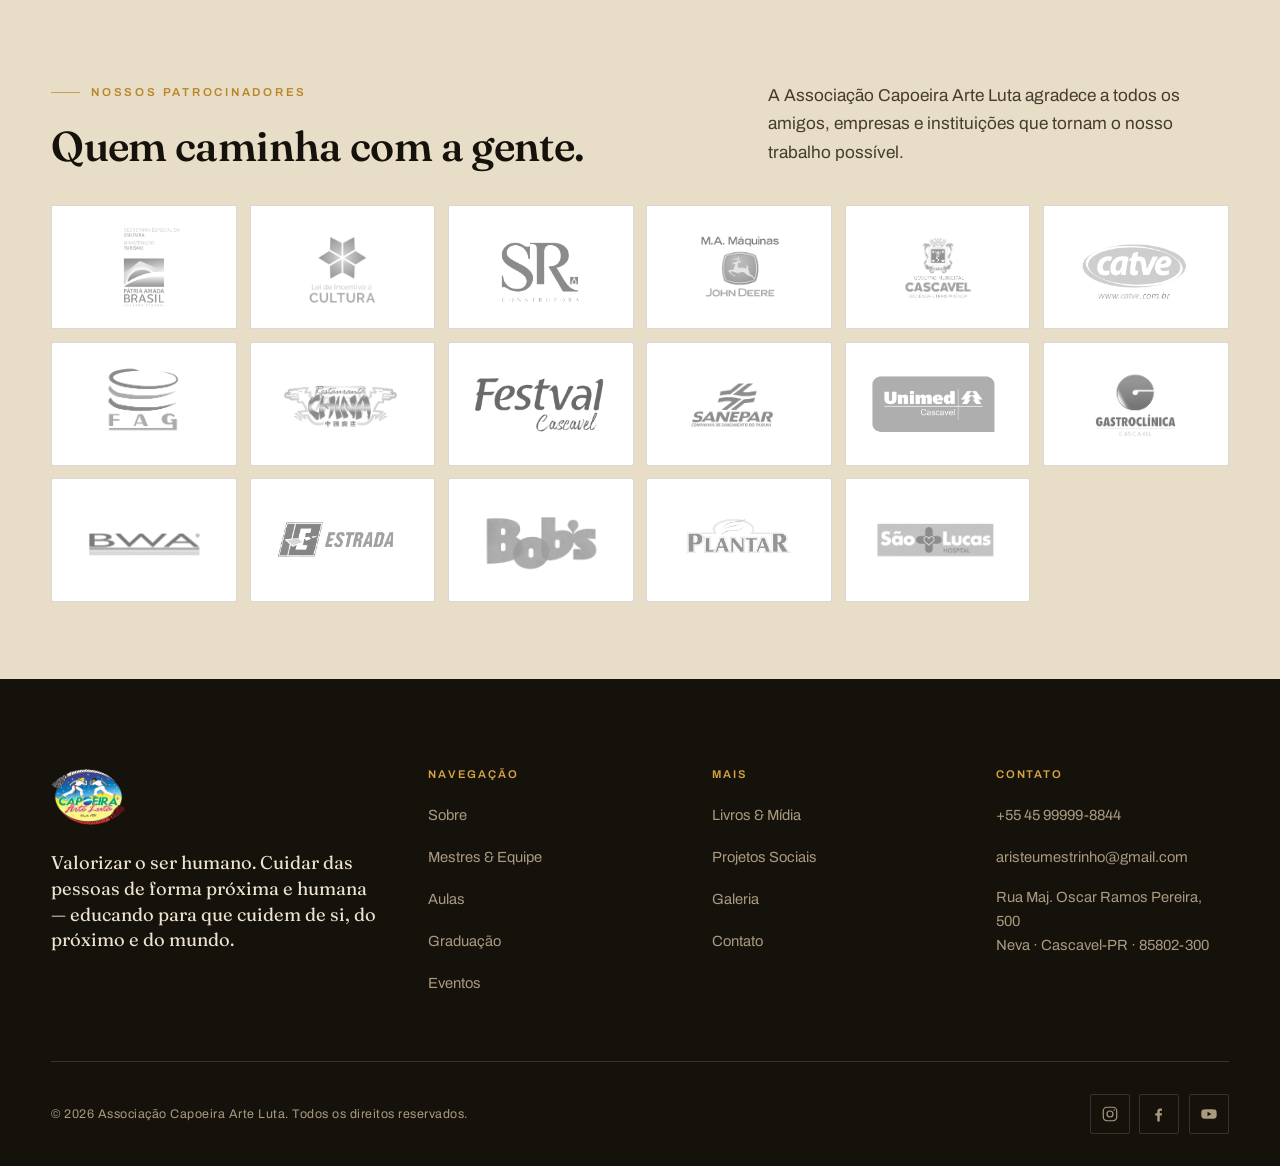
<file: capoeira-html/eventos.html>
<!DOCTYPE html>
<html lang="pt-BR">
<head>
<meta charset="UTF-8" />
<meta name="viewport" content="width=device-width, initial-scale=1.0" />
<title>Eventos — A Capoeira Arte Luta o ano inteiro em movimento | Cascavel-PR</title>
<meta name="description" content="Batizados, troca de cordas, competições e encontros culturais da Capoeira Arte Luta. Melhor Escola de Capoeira do Brasil em 2024." />
<link rel="icon" href="assets/favicon.svg" type="image/svg+xml" />
<link rel="preconnect" href="https://fonts.googleapis.com" />
<link rel="preconnect" href="https://fonts.gstatic.com" crossorigin />
<link href="https://fonts.googleapis.com/css2?family=Archivo:wght@400;500;600;700&family=Fraunces:ital,opsz,wght@0,9..144,400;0,9..144,500;0,9..144,560;0,9..144,600;0,9..144,700;1,9..144,400;1,9..144,500&display=swap" rel="stylesheet" />
<link rel="stylesheet" href="css/style.css" />
</head>
<body>
<a class="skip" href="#main">Pular para o conteúdo</a>

<header class="site-header">
  <div class="container container--wide">
    <div class="site-header__bar">
      <a class="brand" href="index.html" aria-label="Capoeira Arte Luta — início">
        <img class="brand__logo" src="assets/newimg/newlogo.webp" alt="Capoeira Arte Luta" />
      </a>
      <nav class="nav" aria-label="Principal">
        <a href="index.html">Início</a><a href="sobre.html">Sobre</a><a href="mestres.html">Mestres</a><a href="aulas.html">Aulas</a><a href="graduacao.html">Graduação</a><a href="eventos.html" aria-current="page">Eventos</a><a href="midia.html">Mídia</a><a href="apoie.html">Apoie</a><a href="galeria.html">Galeria</a><a href="contato.html">Contato</a>
      </nav>
      <div class="header-cta">
        <a class="btn btn--gold" href="contato.html">Entre em contato</a>
        <button class="icon-btn nav-toggle" data-menu-toggle aria-label="Abrir menu"><svg width="22" height="22" viewBox="0 0 22 22" fill="none" stroke="currentColor" stroke-width="1.6"><line x1="2" y1="6" x2="20" y2="6"/><line x1="2" y1="11" x2="20" y2="11"/><line x1="2" y1="16" x2="20" y2="16"/></svg></button>
      </div>
    </div>
  </div>
</header>

<div class="menu-overlay" data-menu aria-hidden="true">
  <div class="container">
    <div class="menu-overlay__top">
      <span class="brand"><svg class="brand__mark" viewBox="0 0 22 38" fill="none" stroke-width="1.7" stroke-linecap="round" aria-hidden="true"><path d="M6 3 C 16 12, 16 26, 6 35" /><line x1="6" y1="3" x2="6" y2="35" /><circle cx="6" cy="26" r="4" /></svg><span class="brand__txt"><span class="brand__name">Arte Luta</span><span class="brand__sub">Cascavel-PR</span></span></span>
      <button class="icon-btn" data-menu-close aria-label="Fechar menu"><svg width="22" height="22" viewBox="0 0 22 22" fill="none" stroke="currentColor" stroke-width="1.6"><line x1="4" y1="4" x2="18" y2="18"/><line x1="18" y1="4" x2="4" y2="18"/></svg></button>
    </div>
    <nav class="menu-list" aria-label="Menu">
      <a href="sobre.html"><span class="mi">01</span> Sobre</a><a href="mestres.html"><span class="mi">02</span> Mestres &amp; Equipe</a><a href="aulas.html"><span class="mi">03</span> Aulas</a><a href="graduacao.html"><span class="mi">04</span> Graduação</a><a href="eventos.html"><span class="mi">05</span> Eventos</a><a href="midia.html"><span class="mi">06</span> Livros &amp; Mídia</a><a href="apoie.html"><span class="mi">07</span> Projetos Sociais</a><a href="galeria.html"><span class="mi">08</span> Galeria</a><a href="contato.html"><span class="mi">09</span> Contato</a>
    </nav>
    <div class="menu-overlay__foot"><a href="https://wa.me/5545999998844">WhatsApp · 45 99999-8844</a><a href="mailto:aristeumestrinho@gmail.com">aristeumestrinho@gmail.com</a></div>
  </div>
</div>

<main id="main">

  <section class="section phero">
    <div class="container container--wide">
      <div class="grid cols-12" style="align-items:end;">
        <div class="c8 reveal">
          <p class="phero__index"><b>05</b> / Eventos</p>
          <h1 class="display" style="font-size:clamp(2.3rem,1.6rem + 3.6vw,4.4rem);">A Arte Luta o ano inteiro em movimento.</h1>
        </div>
        <div class="c4 reveal" data-d="1">
          <p class="phero__lead lead">Batizados, troca de cordas, competições e encontros culturais. Acompanhe o que já aconteceu e o que vem por aí.</p>
        </div>
      </div>
    </div>
  </section>

  <!-- FEATURED -->
  <section class="section bg-ink">
    <div class="container container--wide">
      <div class="grid cols-12" style="align-items:center;">
        <div class="c6 reveal">
          <div class="figure figure--static" style="aspect-ratio:4/3;"><img class="treat" src="assets/img/cover.png" alt="Cerimônia da Capoeira Arte Luta com todo o grupo reunido" /></div>
        </div>
        <div class="c6 start7 reveal" data-d="1">
          <p class="award__year">Rio de Janeiro · 8 de dezembro de 2024</p>
          <h2 class="h-xl" style="color:var(--paper);">Melhor Escola de Capoeira do Brasil.</h2>
          <p style="margin-top:1.4rem;max-width:46ch;">No 6º Encontro de Baluartes da Capoeira, nosso grupo conquistou o 1º lugar na categoria Melhor Escola de Capoeira do ano — um reconhecimento de décadas de trabalho.</p>
        </div>
      </div>
    </div>
  </section>

  <!-- DESTAQUE 2 -->
  <section class="section">
    <div class="container container--wide">
      <div class="grid cols-12" style="align-items:center;">
        <div class="c6 reveal">
          <p class="eyebrow">Encontro do ano</p>
          <h2 class="h-xl">Batizado 2025</h2>
          <div class="stack maxr" style="margin-top:1.4rem;">
            <p class="lead">Nosso maior encontro do ano — graduações, rodas, samba e muita festa.</p>
            <p>Um dia em que toda a família Arte Luta se reúne: alunos recebem suas cordas, mestres comandam a roda e a cultura ganha as ruas de Cascavel.</p>
          </div>
          <div class="mt-cta"><a class="btn btn--gold" href="contato.html">Quero participar do próximo evento <span class="arw" aria-hidden="true">→</span></a></div>
        </div>
        <div class="c5 start8 reveal" data-d="1">
          <div class="figure" style="aspect-ratio:3/4;"><img class="treat" src="assets/img/berimbau-ouro.jpg" alt="Material comemorativo do festival Berimbau de Ouro" /></div>
        </div>
      </div>
    </div>
  </section>

  <!-- AGENDA -->
  <section class="section bg-paper-2">
    <div class="container container--wide">
      <div class="grid cols-12" style="margin-bottom:1.5rem;">
        <div class="c5 reveal"><p class="eyebrow">Agenda</p><h2 class="h-lg">Próximos eventos.</h2></div>
        <div class="c6 start6 reveal" data-d="1"><p class="maxr">A agenda completa de batizados, encontros e competições é atualizada ao longo do ano. Quer ser avisado? Fale com a gente e entre para a nossa lista.</p></div>
      </div>
      <div class="elist reveal" data-d="1">
        <div class="elrow"><span class="elrow__n">Anual</span><h3 class="elrow__t">Batizado &amp; Troca de Cordas</h3><p class="elrow__d">Cascavel-PR · A maior celebração do calendário Arte Luta. Datas divulgadas nas redes e nas unidades.</p></div>
        <div class="elrow"><span class="elrow__n">Anual</span><h3 class="elrow__t">Encontros culturais e apresentações</h3><p class="elrow__d">Rodas abertas, samba de raiz e mostras nas escolas e praças da cidade.</p></div>
        <div class="elrow"><span class="elrow__n">Nacional</span><h3 class="elrow__t">Competições e Encontros de Baluartes</h3><p class="elrow__d">Representando Cascavel e o Paraná em eventos por todo o Brasil.</p></div>
      </div>
      <p class="figcap" style="margin-top:1.6rem;"><span class="figcap__n">—</span> Calendário detalhado com datas e inscrições disponível em breve.</p>
    </div>
  </section>

  <section class="section bg-ink">
    <div class="container">
      <div class="grid cols-12" style="align-items:end;">
        <div class="c8 reveal"><p class="eyebrow">Faça parte</p><h2 class="display" style="color:var(--paper);font-size:clamp(2.2rem,1.5rem + 3.5vw,4rem);">A próxima roda espera por você.</h2></div>
        <div class="c4 reveal" data-d="1" style="display:flex;align-items:end;padding-bottom:.6rem;"><a class="btn btn--gold btn--lg" href="contato.html">Quero participar <span class="arw" aria-hidden="true">→</span></a></div>
      </div>
    </div>
  </section>

  <!-- ============ PATROCINADORES ============ -->
  <section class="section section--tight bg-paper-2">
    <div class="container container--wide">
      <div class="grid cols-12" style="align-items:end;margin-bottom:clamp(1.8rem,3vw,2.6rem);">
        <div class="c6 reveal">
          <p class="eyebrow">Nossos patrocinadores</p>
          <h2 class="h-lg">Quem caminha com a gente.</h2>
        </div>
        <div class="c5 start8 reveal" data-d="1">
          <p class="maxr">A Associação Capoeira Arte Luta agradece a todos os amigos, empresas e instituições que tornam o nosso trabalho possível.</p>
        </div>
      </div>
      <div class="sponsors-grid reveal" data-d="1">
        <div class="sponsor"><img src="assets/img/sponsors/sponsor-01.png" alt="Patrocinador da Capoeira Arte Luta" loading="lazy" /></div>
        <div class="sponsor"><img src="assets/img/sponsors/sponsor-02.png" alt="Patrocinador da Capoeira Arte Luta" loading="lazy" /></div>
        <div class="sponsor"><img src="assets/img/sponsors/sponsor-03.png" alt="Patrocinador da Capoeira Arte Luta" loading="lazy" /></div>
        <div class="sponsor"><img src="assets/img/sponsors/sponsor-04.png" alt="Patrocinador da Capoeira Arte Luta" loading="lazy" /></div>
        <div class="sponsor"><img src="assets/img/sponsors/sponsor-05.png" alt="Patrocinador da Capoeira Arte Luta" loading="lazy" /></div>
        <div class="sponsor"><img src="assets/img/sponsors/sponsor-06.png" alt="Patrocinador da Capoeira Arte Luta" loading="lazy" /></div>
        <div class="sponsor"><img src="assets/img/sponsors/sponsor-07.png" alt="Patrocinador da Capoeira Arte Luta" loading="lazy" /></div>
        <div class="sponsor"><img src="assets/img/sponsors/sponsor-08.png" alt="Patrocinador da Capoeira Arte Luta" loading="lazy" /></div>
        <div class="sponsor"><img src="assets/img/sponsors/sponsor-09.png" alt="Patrocinador da Capoeira Arte Luta" loading="lazy" /></div>
        <div class="sponsor"><img src="assets/img/sponsors/sponsor-10.png" alt="Patrocinador da Capoeira Arte Luta" loading="lazy" /></div>
        <div class="sponsor"><img src="assets/img/sponsors/sponsor-11.png" alt="Patrocinador da Capoeira Arte Luta" loading="lazy" /></div>
        <div class="sponsor"><img src="assets/img/sponsors/sponsor-12.png" alt="Patrocinador da Capoeira Arte Luta" loading="lazy" /></div>
        <div class="sponsor"><img src="assets/img/sponsors/sponsor-13.png" alt="Patrocinador da Capoeira Arte Luta" loading="lazy" /></div>
        <div class="sponsor"><img src="assets/img/sponsors/sponsor-14.png" alt="Patrocinador da Capoeira Arte Luta" loading="lazy" /></div>
        <div class="sponsor"><img src="assets/img/sponsors/sponsor-15.png" alt="Patrocinador da Capoeira Arte Luta" loading="lazy" /></div>
        <div class="sponsor"><img src="assets/img/sponsors/sponsor-16.png" alt="Patrocinador da Capoeira Arte Luta" loading="lazy" /></div>
        <div class="sponsor"><img src="assets/img/sponsors/sponsor-17.png" alt="Patrocinador da Capoeira Arte Luta" loading="lazy" /></div>
      </div>
    </div>
  </section>

</main>

<footer class="site-footer">
  <div class="container container--wide">
    <div class="footer-top">
      <div class="footer-brand">
        <span class="brand"><img class="brand__logo" src="assets/newimg/newlogo.webp" alt="Capoeira Arte Luta" /></span>
        <p class="footer-mission">Valorizar o ser humano. Cuidar das pessoas de forma próxima e humana — educando para que cuidem de si, do próximo e do mundo.</p>
      </div>
      <div class="fcol"><h4>Navegação</h4><ul><li><a href="sobre.html">Sobre</a></li><li><a href="mestres.html">Mestres &amp; Equipe</a></li><li><a href="aulas.html">Aulas</a></li><li><a href="graduacao.html">Graduação</a></li><li><a href="eventos.html">Eventos</a></li></ul></div>
      <div class="fcol"><h4>Mais</h4><ul><li><a href="midia.html">Livros &amp; Mídia</a></li><li><a href="apoie.html">Projetos Sociais</a></li><li><a href="galeria.html">Galeria</a></li><li><a href="contato.html">Contato</a></li></ul></div>
      <div class="fcol"><h4>Contato</h4><ul><li><a href="https://wa.me/5545999998844">+55 45 99999-8844</a></li><li><a href="mailto:aristeumestrinho@gmail.com">aristeumestrinho@gmail.com</a></li><li><p>Rua Maj. Oscar Ramos Pereira, 500<br />Neva · Cascavel-PR · 85802-300</p></li></ul></div>
    </div>
    <div class="footer-bottom">
      <span>© <span data-year>2026</span> Associação Capoeira Arte Luta. Todos os direitos reservados.</span>
      <div class="social">
        <a href="https://www.instagram.com/capoeira.arteluta/" aria-label="Instagram" target="_blank" rel="noopener"><svg width="18" height="18" viewBox="0 0 24 24" fill="none" stroke="currentColor" stroke-width="1.6"><rect x="3" y="3" width="18" height="18" rx="5"/><circle cx="12" cy="12" r="4"/><circle cx="17.5" cy="6.5" r="1" fill="currentColor" stroke="none"/></svg></a>
        <a href="https://www.facebook.com/capoeirarteluta/" aria-label="Facebook" target="_blank" rel="noopener"><svg width="18" height="18" viewBox="0 0 24 24" fill="currentColor"><path d="M13 22v-8h2.7l.4-3H13V9c0-.9.3-1.5 1.6-1.5H16V4.9C15.6 4.8 14.6 4.8 13.5 4.8 11.2 4.8 9.7 6.2 9.7 8.7V11H7v3h2.7v8z"/></svg></a>
        <a href="https://www.youtube.com/Capoeiraartelutacvel" aria-label="YouTube" target="_blank" rel="noopener"><svg width="18" height="18" viewBox="0 0 24 24" fill="currentColor"><path d="M22 8.2a3 3 0 0 0-2.1-2.1C18 5.6 12 5.6 12 5.6s-6 0-7.9.5A3 3 0 0 0 2 8.2 31 31 0 0 0 1.7 12 31 31 0 0 0 2 15.8a3 3 0 0 0 2.1 2.1c1.9.5 7.9.5 7.9.5s6 0 7.9-.5a3 3 0 0 0 2.1-2.1A31 31 0 0 0 22.3 12 31 31 0 0 0 22 8.2zM10 15V9l5.2 3z"/></svg></a>
      </div>
    </div>
  </div>
</footer>

<button type="button" class="back-to-top" data-back-to-top aria-label="Voltar ao topo" title="Voltar ao topo">
  <svg width="16" height="16" viewBox="0 0 18 18" fill="none" stroke="currentColor" stroke-width="2" stroke-linecap="round" stroke-linejoin="round" aria-hidden="true"><path d="M9 14V3M3.5 8.5 9 3l5.5 5.5" /></svg>
</button>

<script src="js/main.js"></script>
</body>
</html>
</file>
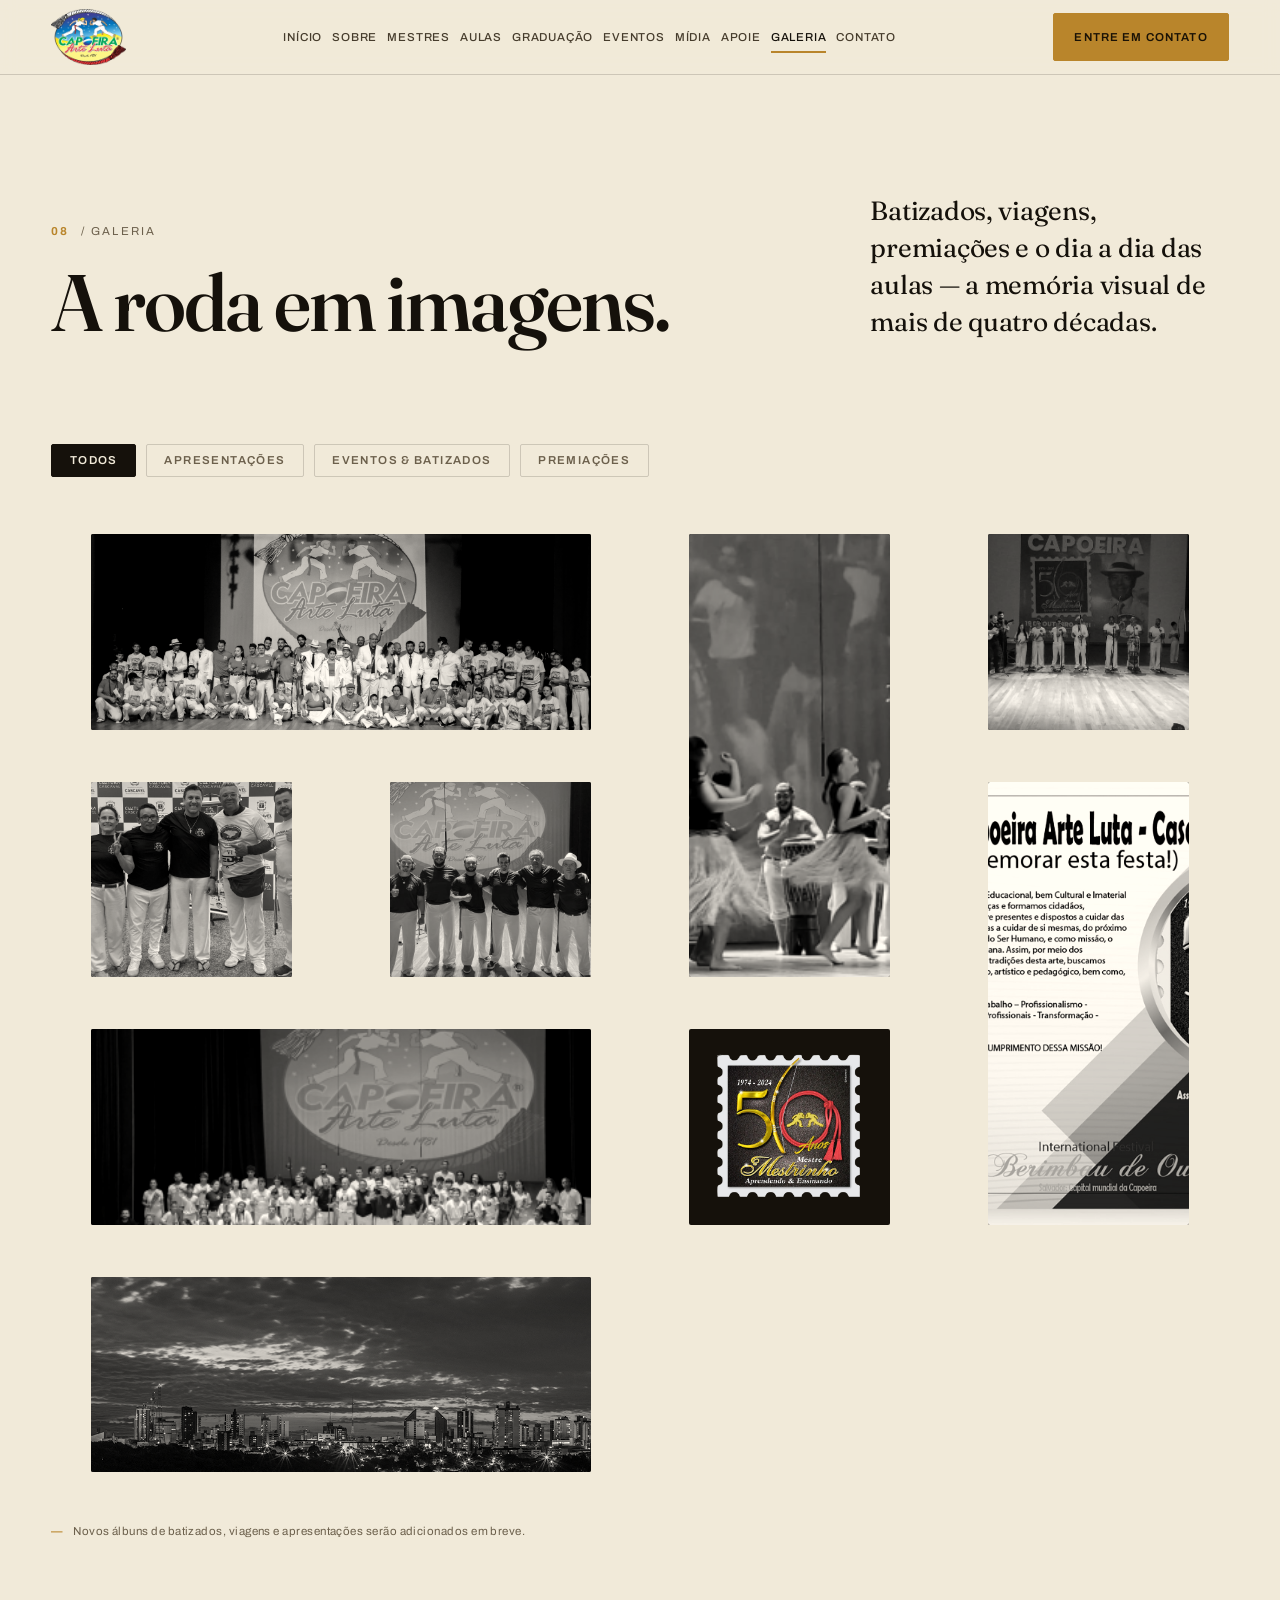
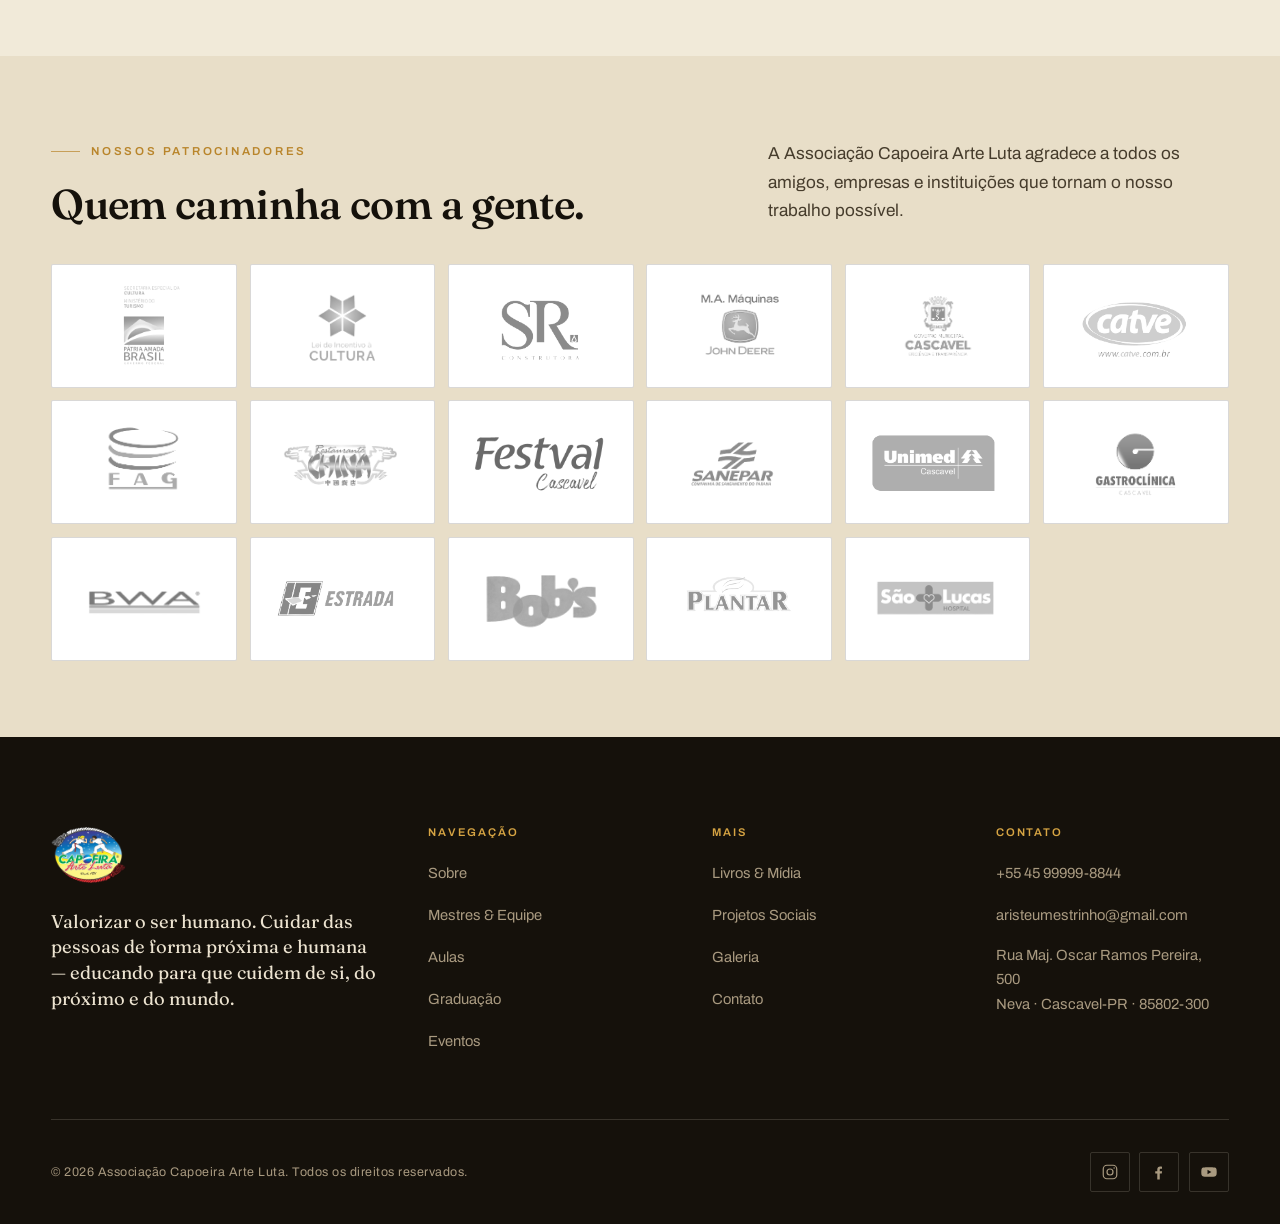
<file: capoeira-html/galeria.html>
<!DOCTYPE html>
<html lang="pt-BR">
<head>
<meta charset="UTF-8" />
<meta name="viewport" content="width=device-width, initial-scale=1.0" />
<title>Galeria — A roda em imagens | Capoeira Arte Luta · Cascavel-PR</title>
<meta name="description" content="A memória visual da Capoeira Arte Luta: batizados, apresentações, premiações e o dia a dia das rodas em Cascavel-PR." />
<link rel="icon" href="assets/favicon.svg" type="image/svg+xml" />
<link rel="preconnect" href="https://fonts.googleapis.com" />
<link rel="preconnect" href="https://fonts.gstatic.com" crossorigin />
<link href="https://fonts.googleapis.com/css2?family=Archivo:wght@400;500;600;700&family=Fraunces:ital,opsz,wght@0,9..144,400;0,9..144,500;0,9..144,560;0,9..144,600;0,9..144,700;1,9..144,400;1,9..144,500&display=swap" rel="stylesheet" />
<link rel="stylesheet" href="css/style.css" />
</head>
<body>
<a class="skip" href="#main">Pular para o conteúdo</a>

<header class="site-header">
  <div class="container container--wide">
    <div class="site-header__bar">
      <a class="brand" href="index.html" aria-label="Capoeira Arte Luta — início">
        <img class="brand__logo" src="assets/newimg/newlogo.webp" alt="Capoeira Arte Luta" />
      </a>
      <nav class="nav" aria-label="Principal">
        <a href="index.html">Início</a><a href="sobre.html">Sobre</a><a href="mestres.html">Mestres</a><a href="aulas.html">Aulas</a><a href="graduacao.html">Graduação</a><a href="eventos.html">Eventos</a><a href="midia.html">Mídia</a><a href="apoie.html">Apoie</a><a href="galeria.html" aria-current="page">Galeria</a><a href="contato.html">Contato</a>
      </nav>
      <div class="header-cta">
        <a class="btn btn--gold" href="contato.html">Entre em contato</a>
        <button class="icon-btn nav-toggle" data-menu-toggle aria-label="Abrir menu"><svg width="22" height="22" viewBox="0 0 22 22" fill="none" stroke="currentColor" stroke-width="1.6"><line x1="2" y1="6" x2="20" y2="6"/><line x1="2" y1="11" x2="20" y2="11"/><line x1="2" y1="16" x2="20" y2="16"/></svg></button>
      </div>
    </div>
  </div>
</header>

<div class="menu-overlay" data-menu aria-hidden="true">
  <div class="container">
    <div class="menu-overlay__top">
      <span class="brand"><svg class="brand__mark" viewBox="0 0 22 38" fill="none" stroke-width="1.7" stroke-linecap="round" aria-hidden="true"><path d="M6 3 C 16 12, 16 26, 6 35" /><line x1="6" y1="3" x2="6" y2="35" /><circle cx="6" cy="26" r="4" /></svg><span class="brand__txt"><span class="brand__name">Arte Luta</span><span class="brand__sub">Cascavel-PR</span></span></span>
      <button class="icon-btn" data-menu-close aria-label="Fechar menu"><svg width="22" height="22" viewBox="0 0 22 22" fill="none" stroke="currentColor" stroke-width="1.6"><line x1="4" y1="4" x2="18" y2="18"/><line x1="18" y1="4" x2="4" y2="18"/></svg></button>
    </div>
    <nav class="menu-list" aria-label="Menu">
      <a href="sobre.html"><span class="mi">01</span> Sobre</a><a href="mestres.html"><span class="mi">02</span> Mestres &amp; Equipe</a><a href="aulas.html"><span class="mi">03</span> Aulas</a><a href="graduacao.html"><span class="mi">04</span> Graduação</a><a href="eventos.html"><span class="mi">05</span> Eventos</a><a href="midia.html"><span class="mi">06</span> Livros &amp; Mídia</a><a href="apoie.html"><span class="mi">07</span> Projetos Sociais</a><a href="galeria.html"><span class="mi">08</span> Galeria</a><a href="contato.html"><span class="mi">09</span> Contato</a>
    </nav>
    <div class="menu-overlay__foot"><a href="https://wa.me/5545999998844">WhatsApp · 45 99999-8844</a><a href="mailto:aristeumestrinho@gmail.com">aristeumestrinho@gmail.com</a></div>
  </div>
</div>

<main id="main">

  <section class="section phero">
    <div class="container container--wide">
      <div class="grid cols-12" style="align-items:end;">
        <div class="c8 reveal">
          <p class="phero__index"><b>08</b> / Galeria</p>
          <h1 class="display" style="font-size:clamp(2.6rem,1.6rem + 4.6vw,5rem);">A roda em imagens.</h1>
        </div>
        <div class="c4 reveal" data-d="1">
          <p class="phero__lead lead">Batizados, viagens, premiações e o dia a dia das aulas — a memória visual de mais de quatro décadas.</p>
        </div>
      </div>
    </div>
  </section>

  <section class="section" style="padding-top:clamp(1.5rem,3vw,2.5rem);">
    <div class="container container--wide">
      <div class="gal-filter reveal">
        <button class="active" data-filter="all">Todos</button>
        <button data-filter="apresentacoes">Apresentações</button>
        <button data-filter="eventos">Eventos &amp; Batizados</button>
        <button data-filter="premiacoes">Premiações</button>
      </div>
      <div class="gal-grid reveal" data-d="1" style="grid-auto-rows:clamp(150px,21vw,230px);">
        <figure class="gal-item gs-6" data-cat="eventos"><img class="treat" src="assets/img/hero.jpg" alt="Grupo da Capoeira Arte Luta reunido no palco" /><figcaption class="gal-cap">Encontro do grupo · Cascavel</figcaption></figure>
        <figure class="gal-item gs-3 tall" data-cat="apresentacoes"><img class="treat" src="assets/img/samba.png" alt="Apresentação de samba e capoeira" /><figcaption class="gal-cap">Samba de raiz</figcaption></figure>
        <figure class="gal-item gs-3" data-cat="apresentacoes"><img class="treat" src="assets/img/hino.jpg" alt="Apresentação musical em homenagem ao Mestre Mestrinho" /><figcaption class="gal-cap">Homenagem · 50 anos Mestrinho</figcaption></figure>
        <figure class="gal-item gs-3" data-cat="eventos"><img class="treat" src="assets/img/tietagem.png" alt="Integrantes em evento cultural" /><figcaption class="gal-cap">Cultura Cascavel</figcaption></figure>
        <figure class="gal-item gs-6" data-cat="eventos"><img class="treat" src="assets/img/cover.png" alt="Cerimônia de graduação com todo o grupo" /><figcaption class="gal-cap">Cerimônia de graduação</figcaption></figure>
        <figure class="gal-item gs-3 tall" data-cat="premiacoes"><img class="treat" src="assets/img/berimbau-ouro.jpg" alt="Material do festival Berimbau de Ouro" /><figcaption class="gal-cap">Berimbau de Ouro · Salvador</figcaption></figure>
        <figure class="gal-item gs-3" data-cat="apresentacoes"><img class="treat" src="assets/img/team.png" alt="Mestres e instrutores com berimbaus" /><figcaption class="gal-cap">Os mestres</figcaption></figure>
        <figure class="gal-item gs-3" data-cat="premiacoes"><img src="assets/img/selo-50anos.png" alt="Selo dos 50 anos do Mestre Mestrinho" style="object-fit:contain;background:#15110b;padding:1.4rem;" /><figcaption class="gal-cap">50 anos de Capoeira</figcaption></figure>
        <figure class="gal-item gs-6" data-cat="eventos"><img class="treat" src="assets/img/cascavel.png" alt="Vista de Cascavel ao entardecer" /><figcaption class="gal-cap">Cascavel-PR · nossa cidade</figcaption></figure>
      </div>
      <p class="figcap reveal" style="margin-top:2rem;"><span class="figcap__n">—</span> Novos álbuns de batizados, viagens e apresentações serão adicionados em breve.</p>
    </div>
  </section>

  <!-- ============ PATROCINADORES ============ -->
  <section class="section section--tight bg-paper-2">
    <div class="container container--wide">
      <div class="grid cols-12" style="align-items:end;margin-bottom:clamp(1.8rem,3vw,2.6rem);">
        <div class="c6 reveal">
          <p class="eyebrow">Nossos patrocinadores</p>
          <h2 class="h-lg">Quem caminha com a gente.</h2>
        </div>
        <div class="c5 start8 reveal" data-d="1">
          <p class="maxr">A Associação Capoeira Arte Luta agradece a todos os amigos, empresas e instituições que tornam o nosso trabalho possível.</p>
        </div>
      </div>
      <div class="sponsors-grid reveal" data-d="1">
        <div class="sponsor"><img src="assets/img/sponsors/sponsor-01.png" alt="Patrocinador da Capoeira Arte Luta" loading="lazy" /></div>
        <div class="sponsor"><img src="assets/img/sponsors/sponsor-02.png" alt="Patrocinador da Capoeira Arte Luta" loading="lazy" /></div>
        <div class="sponsor"><img src="assets/img/sponsors/sponsor-03.png" alt="Patrocinador da Capoeira Arte Luta" loading="lazy" /></div>
        <div class="sponsor"><img src="assets/img/sponsors/sponsor-04.png" alt="Patrocinador da Capoeira Arte Luta" loading="lazy" /></div>
        <div class="sponsor"><img src="assets/img/sponsors/sponsor-05.png" alt="Patrocinador da Capoeira Arte Luta" loading="lazy" /></div>
        <div class="sponsor"><img src="assets/img/sponsors/sponsor-06.png" alt="Patrocinador da Capoeira Arte Luta" loading="lazy" /></div>
        <div class="sponsor"><img src="assets/img/sponsors/sponsor-07.png" alt="Patrocinador da Capoeira Arte Luta" loading="lazy" /></div>
        <div class="sponsor"><img src="assets/img/sponsors/sponsor-08.png" alt="Patrocinador da Capoeira Arte Luta" loading="lazy" /></div>
        <div class="sponsor"><img src="assets/img/sponsors/sponsor-09.png" alt="Patrocinador da Capoeira Arte Luta" loading="lazy" /></div>
        <div class="sponsor"><img src="assets/img/sponsors/sponsor-10.png" alt="Patrocinador da Capoeira Arte Luta" loading="lazy" /></div>
        <div class="sponsor"><img src="assets/img/sponsors/sponsor-11.png" alt="Patrocinador da Capoeira Arte Luta" loading="lazy" /></div>
        <div class="sponsor"><img src="assets/img/sponsors/sponsor-12.png" alt="Patrocinador da Capoeira Arte Luta" loading="lazy" /></div>
        <div class="sponsor"><img src="assets/img/sponsors/sponsor-13.png" alt="Patrocinador da Capoeira Arte Luta" loading="lazy" /></div>
        <div class="sponsor"><img src="assets/img/sponsors/sponsor-14.png" alt="Patrocinador da Capoeira Arte Luta" loading="lazy" /></div>
        <div class="sponsor"><img src="assets/img/sponsors/sponsor-15.png" alt="Patrocinador da Capoeira Arte Luta" loading="lazy" /></div>
        <div class="sponsor"><img src="assets/img/sponsors/sponsor-16.png" alt="Patrocinador da Capoeira Arte Luta" loading="lazy" /></div>
        <div class="sponsor"><img src="assets/img/sponsors/sponsor-17.png" alt="Patrocinador da Capoeira Arte Luta" loading="lazy" /></div>
      </div>
    </div>
  </section>

</main>

<footer class="site-footer">
  <div class="container container--wide">
    <div class="footer-top">
      <div class="footer-brand">
        <span class="brand"><img class="brand__logo" src="assets/newimg/newlogo.webp" alt="Capoeira Arte Luta" /></span>
        <p class="footer-mission">Valorizar o ser humano. Cuidar das pessoas de forma próxima e humana — educando para que cuidem de si, do próximo e do mundo.</p>
      </div>
      <div class="fcol"><h4>Navegação</h4><ul><li><a href="sobre.html">Sobre</a></li><li><a href="mestres.html">Mestres &amp; Equipe</a></li><li><a href="aulas.html">Aulas</a></li><li><a href="graduacao.html">Graduação</a></li><li><a href="eventos.html">Eventos</a></li></ul></div>
      <div class="fcol"><h4>Mais</h4><ul><li><a href="midia.html">Livros &amp; Mídia</a></li><li><a href="apoie.html">Projetos Sociais</a></li><li><a href="galeria.html">Galeria</a></li><li><a href="contato.html">Contato</a></li></ul></div>
      <div class="fcol"><h4>Contato</h4><ul><li><a href="https://wa.me/5545999998844">+55 45 99999-8844</a></li><li><a href="mailto:aristeumestrinho@gmail.com">aristeumestrinho@gmail.com</a></li><li><p>Rua Maj. Oscar Ramos Pereira, 500<br />Neva · Cascavel-PR · 85802-300</p></li></ul></div>
    </div>
    <div class="footer-bottom">
      <span>© <span data-year>2026</span> Associação Capoeira Arte Luta. Todos os direitos reservados.</span>
      <div class="social">
        <a href="https://www.instagram.com/capoeira.arteluta/" aria-label="Instagram" target="_blank" rel="noopener"><svg width="18" height="18" viewBox="0 0 24 24" fill="none" stroke="currentColor" stroke-width="1.6"><rect x="3" y="3" width="18" height="18" rx="5"/><circle cx="12" cy="12" r="4"/><circle cx="17.5" cy="6.5" r="1" fill="currentColor" stroke="none"/></svg></a>
        <a href="https://www.facebook.com/capoeirarteluta/" aria-label="Facebook" target="_blank" rel="noopener"><svg width="18" height="18" viewBox="0 0 24 24" fill="currentColor"><path d="M13 22v-8h2.7l.4-3H13V9c0-.9.3-1.5 1.6-1.5H16V4.9C15.6 4.8 14.6 4.8 13.5 4.8 11.2 4.8 9.7 6.2 9.7 8.7V11H7v3h2.7v8z"/></svg></a>
        <a href="https://www.youtube.com/Capoeiraartelutacvel" aria-label="YouTube" target="_blank" rel="noopener"><svg width="18" height="18" viewBox="0 0 24 24" fill="currentColor"><path d="M22 8.2a3 3 0 0 0-2.1-2.1C18 5.6 12 5.6 12 5.6s-6 0-7.9.5A3 3 0 0 0 2 8.2 31 31 0 0 0 1.7 12 31 31 0 0 0 2 15.8a3 3 0 0 0 2.1 2.1c1.9.5 7.9.5 7.9.5s6 0 7.9-.5a3 3 0 0 0 2.1-2.1A31 31 0 0 0 22.3 12 31 31 0 0 0 22 8.2zM10 15V9l5.2 3z"/></svg></a>
      </div>
    </div>
  </div>
</footer>

<button type="button" class="back-to-top" data-back-to-top aria-label="Voltar ao topo" title="Voltar ao topo">
  <svg width="16" height="16" viewBox="0 0 18 18" fill="none" stroke="currentColor" stroke-width="2" stroke-linecap="round" stroke-linejoin="round" aria-hidden="true"><path d="M9 14V3M3.5 8.5 9 3l5.5 5.5" /></svg>
</button>

<script src="js/main.js"></script>
</body>
</html>
</file>
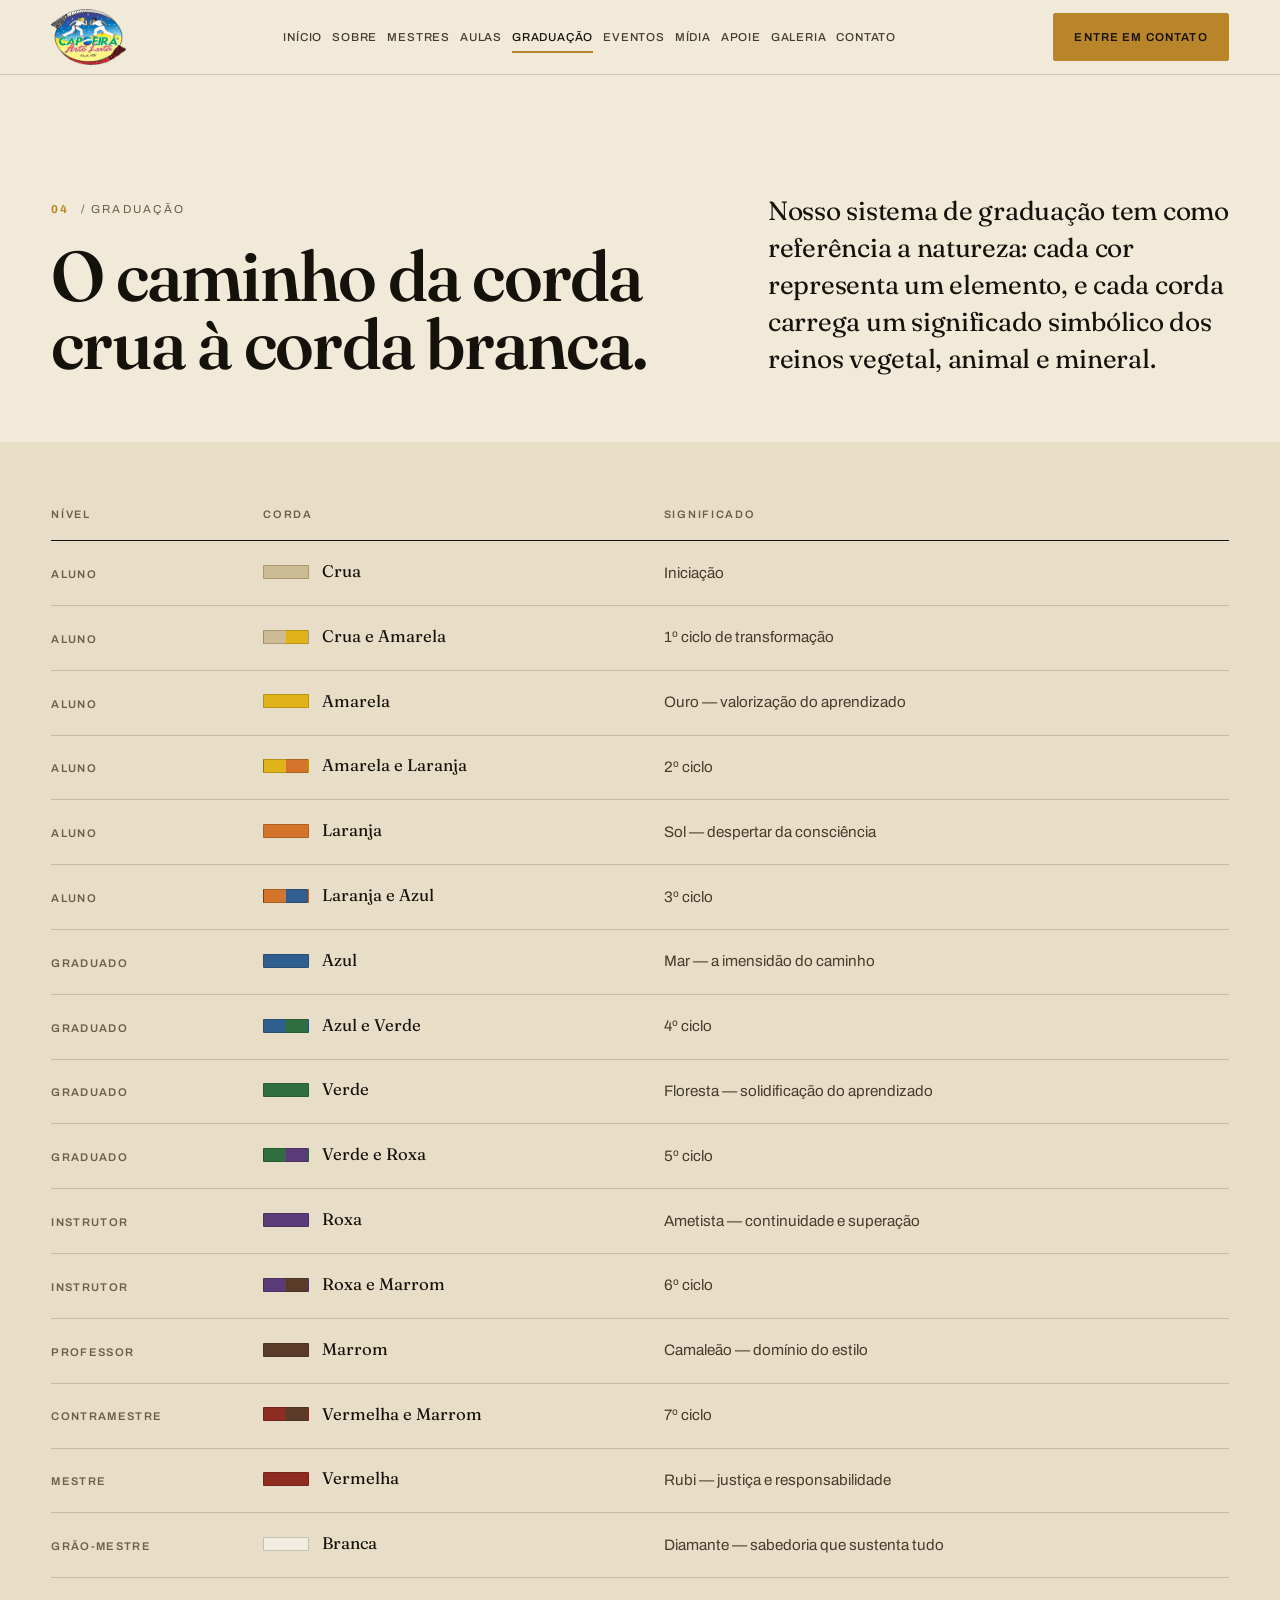
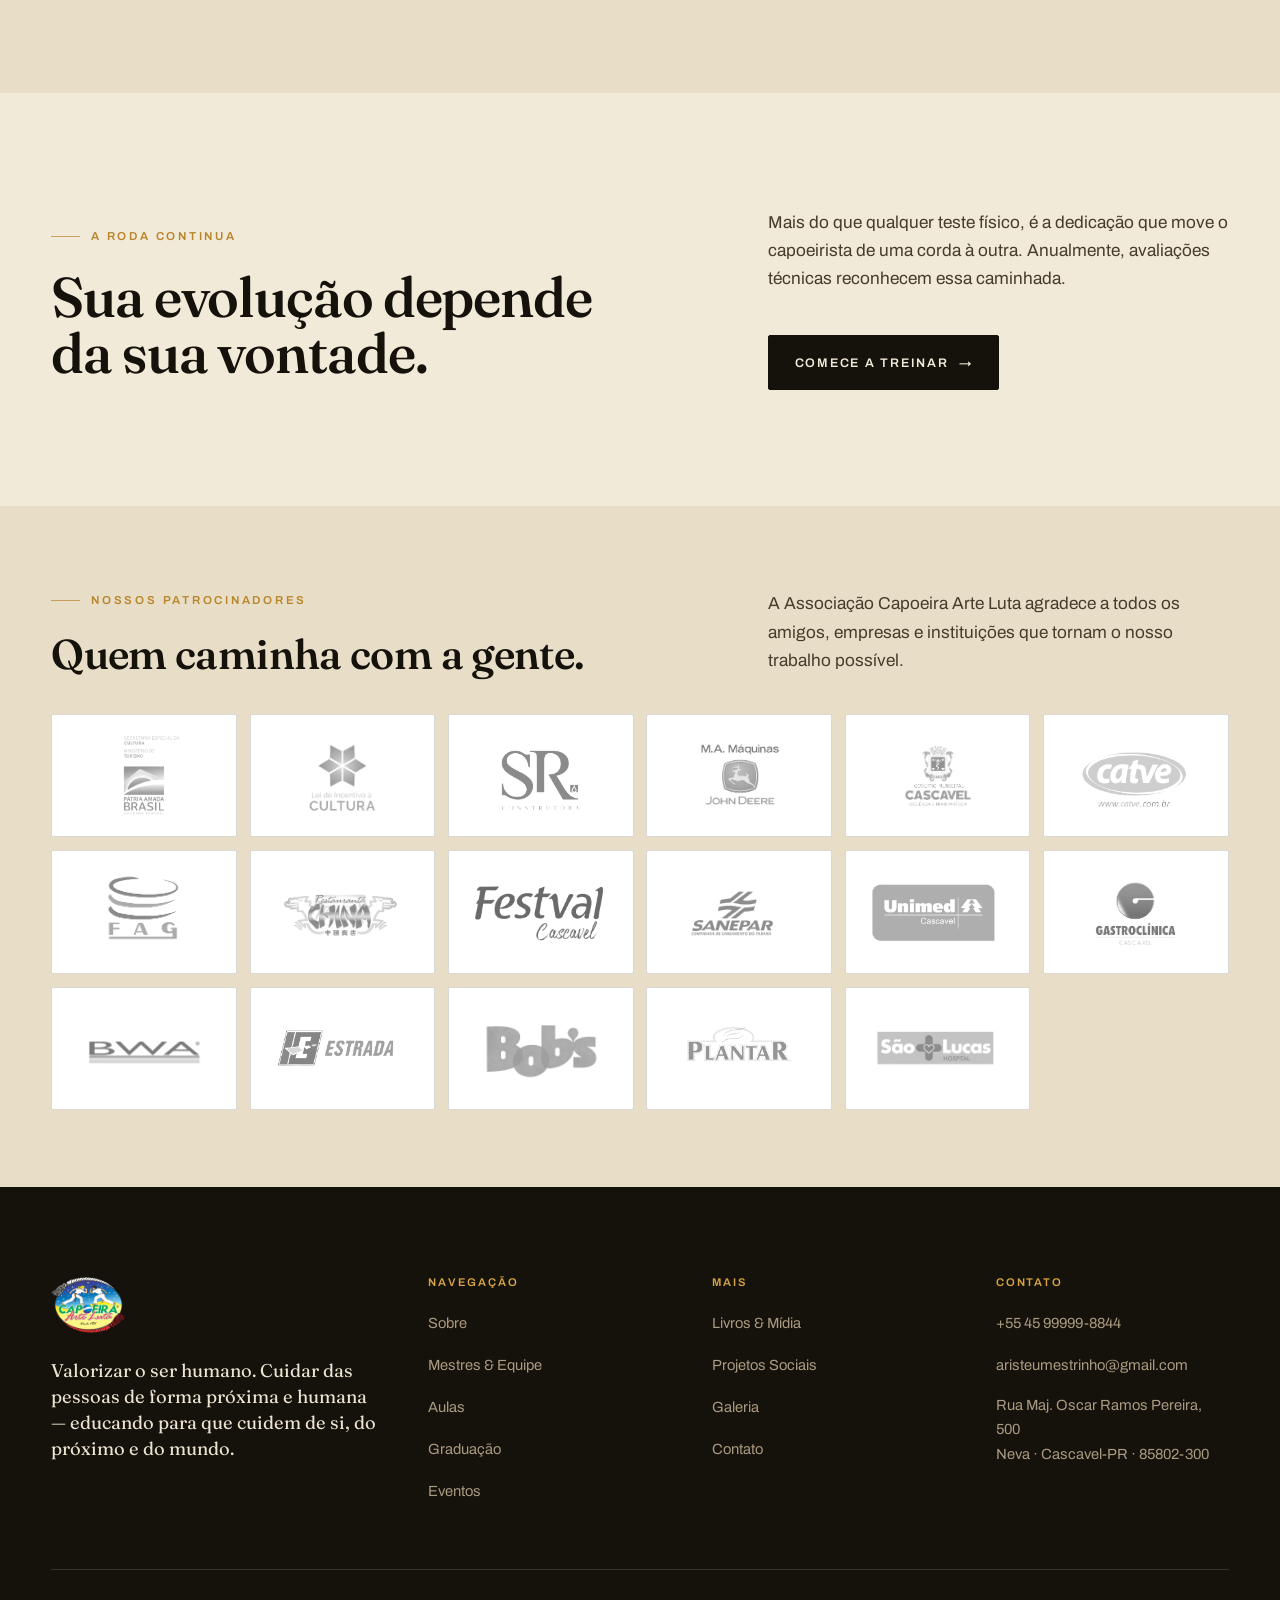
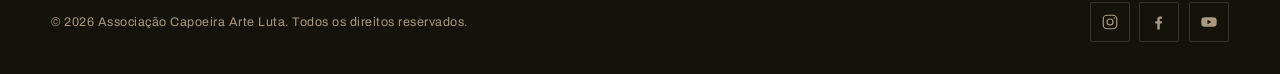
<file: capoeira-html/graduacao.html>
<!DOCTYPE html>
<html lang="pt-BR">
<head>
<meta charset="UTF-8" />
<meta name="viewport" content="width=device-width, initial-scale=1.0" />
<title>Graduação — O caminho da corda crua à corda branca | Capoeira Arte Luta</title>
<meta name="description" content="O sistema de graduação da Capoeira Arte Luta, inspirado na natureza: cada cor de corda carrega um significado dos reinos vegetal, animal e mineral." />
<link rel="icon" href="assets/favicon.svg" type="image/svg+xml" />
<link rel="preconnect" href="https://fonts.googleapis.com" />
<link rel="preconnect" href="https://fonts.gstatic.com" crossorigin />
<link href="https://fonts.googleapis.com/css2?family=Archivo:wght@400;500;600;700&family=Fraunces:ital,opsz,wght@0,9..144,400;0,9..144,500;0,9..144,560;0,9..144,600;0,9..144,700;1,9..144,400;1,9..144,500&display=swap" rel="stylesheet" />
<link rel="stylesheet" href="css/style.css" />
</head>
<body>
<a class="skip" href="#main">Pular para o conteúdo</a>

<header class="site-header">
  <div class="container container--wide">
    <div class="site-header__bar">
      <a class="brand" href="index.html" aria-label="Capoeira Arte Luta — início">
        <img class="brand__logo" src="assets/newimg/newlogo.webp" alt="Capoeira Arte Luta" />
      </a>
      <nav class="nav" aria-label="Principal">
        <a href="index.html">Início</a><a href="sobre.html">Sobre</a><a href="mestres.html">Mestres</a><a href="aulas.html">Aulas</a><a href="graduacao.html" aria-current="page">Graduação</a><a href="eventos.html">Eventos</a><a href="midia.html">Mídia</a><a href="apoie.html">Apoie</a><a href="galeria.html">Galeria</a><a href="contato.html">Contato</a>
      </nav>
      <div class="header-cta">
        <a class="btn btn--gold" href="contato.html">Entre em contato</a>
        <button class="icon-btn nav-toggle" data-menu-toggle aria-label="Abrir menu"><svg width="22" height="22" viewBox="0 0 22 22" fill="none" stroke="currentColor" stroke-width="1.6"><line x1="2" y1="6" x2="20" y2="6"/><line x1="2" y1="11" x2="20" y2="11"/><line x1="2" y1="16" x2="20" y2="16"/></svg></button>
      </div>
    </div>
  </div>
</header>

<div class="menu-overlay" data-menu aria-hidden="true">
  <div class="container">
    <div class="menu-overlay__top">
      <span class="brand"><svg class="brand__mark" viewBox="0 0 22 38" fill="none" stroke-width="1.7" stroke-linecap="round" aria-hidden="true"><path d="M6 3 C 16 12, 16 26, 6 35" /><line x1="6" y1="3" x2="6" y2="35" /><circle cx="6" cy="26" r="4" /></svg><span class="brand__txt"><span class="brand__name">Arte Luta</span><span class="brand__sub">Cascavel-PR</span></span></span>
      <button class="icon-btn" data-menu-close aria-label="Fechar menu"><svg width="22" height="22" viewBox="0 0 22 22" fill="none" stroke="currentColor" stroke-width="1.6"><line x1="4" y1="4" x2="18" y2="18"/><line x1="18" y1="4" x2="4" y2="18"/></svg></button>
    </div>
    <nav class="menu-list" aria-label="Menu">
      <a href="sobre.html"><span class="mi">01</span> Sobre</a><a href="mestres.html"><span class="mi">02</span> Mestres &amp; Equipe</a><a href="aulas.html"><span class="mi">03</span> Aulas</a><a href="graduacao.html"><span class="mi">04</span> Graduação</a><a href="eventos.html"><span class="mi">05</span> Eventos</a><a href="midia.html"><span class="mi">06</span> Livros &amp; Mídia</a><a href="apoie.html"><span class="mi">07</span> Projetos Sociais</a><a href="galeria.html"><span class="mi">08</span> Galeria</a><a href="contato.html"><span class="mi">09</span> Contato</a>
    </nav>
    <div class="menu-overlay__foot"><a href="https://wa.me/5545999998844">WhatsApp · 45 99999-8844</a><a href="mailto:aristeumestrinho@gmail.com">aristeumestrinho@gmail.com</a></div>
  </div>
</div>

<main id="main">

  <section class="section phero">
    <div class="container container--wide">
      <div class="grid cols-12" style="align-items:end;">
        <div class="c7 reveal">
          <p class="phero__index"><b>04</b> / Graduação</p>
          <h1 class="display" style="font-size:clamp(2.3rem,1.6rem + 3.6vw,4.4rem);">O caminho da corda crua à corda branca.</h1>
        </div>
        <div class="c5 reveal" data-d="1">
          <p class="phero__lead lead">Nosso sistema de graduação tem como referência a natureza: cada cor representa um elemento, e cada corda carrega um significado simbólico dos reinos vegetal, animal e mineral.</p>
        </div>
      </div>
    </div>
  </section>

  <section class="section bg-paper-2" style="padding-top:clamp(2.5rem,5vw,4rem);">
    <div class="container container--wide">
      <div class="reveal" style="overflow-x:auto;">
        <table class="cord-table">
          <thead><tr><th style="width:18%">Nível</th><th style="width:34%">Corda</th><th>Significado</th></tr></thead>
          <tbody>
            <tr><td><span class="cord-level">Aluno</span></td><td><span class="cord-swatch"><span class="cord-chip" style="background:#cdbb94"></span><span class="cord-name">Crua</span></span></td><td class="cord-mean">Iniciação</td></tr>
            <tr><td><span class="cord-level">Aluno</span></td><td><span class="cord-swatch"><span class="cord-chip" style="background:linear-gradient(90deg,#cdbb94 0 50%,#e0b418 50% 100%)"></span><span class="cord-name">Crua e Amarela</span></span></td><td class="cord-mean">1º ciclo de transformação</td></tr>
            <tr><td><span class="cord-level">Aluno</span></td><td><span class="cord-swatch"><span class="cord-chip" style="background:#e0b418"></span><span class="cord-name">Amarela</span></span></td><td class="cord-mean">Ouro — valorização do aprendizado</td></tr>
            <tr><td><span class="cord-level">Aluno</span></td><td><span class="cord-swatch"><span class="cord-chip" style="background:linear-gradient(90deg,#e0b418 0 50%,#d4732a 50% 100%)"></span><span class="cord-name">Amarela e Laranja</span></span></td><td class="cord-mean">2º ciclo</td></tr>
            <tr><td><span class="cord-level">Aluno</span></td><td><span class="cord-swatch"><span class="cord-chip" style="background:#d4732a"></span><span class="cord-name">Laranja</span></span></td><td class="cord-mean">Sol — despertar da consciência</td></tr>
            <tr><td><span class="cord-level">Aluno</span></td><td><span class="cord-swatch"><span class="cord-chip" style="background:linear-gradient(90deg,#d4732a 0 50%,#2f5f8f 50% 100%)"></span><span class="cord-name">Laranja e Azul</span></span></td><td class="cord-mean">3º ciclo</td></tr>
            <tr><td><span class="cord-level">Graduado</span></td><td><span class="cord-swatch"><span class="cord-chip" style="background:#2f5f8f"></span><span class="cord-name">Azul</span></span></td><td class="cord-mean">Mar — a imensidão do caminho</td></tr>
            <tr><td><span class="cord-level">Graduado</span></td><td><span class="cord-swatch"><span class="cord-chip" style="background:linear-gradient(90deg,#2f5f8f 0 50%,#2f6e3f 50% 100%)"></span><span class="cord-name">Azul e Verde</span></span></td><td class="cord-mean">4º ciclo</td></tr>
            <tr><td><span class="cord-level">Graduado</span></td><td><span class="cord-swatch"><span class="cord-chip" style="background:#2f6e3f"></span><span class="cord-name">Verde</span></span></td><td class="cord-mean">Floresta — solidificação do aprendizado</td></tr>
            <tr><td><span class="cord-level">Graduado</span></td><td><span class="cord-swatch"><span class="cord-chip" style="background:linear-gradient(90deg,#2f6e3f 0 50%,#5b3a7a 50% 100%)"></span><span class="cord-name">Verde e Roxa</span></span></td><td class="cord-mean">5º ciclo</td></tr>
            <tr><td><span class="cord-level">Instrutor</span></td><td><span class="cord-swatch"><span class="cord-chip" style="background:#5b3a7a"></span><span class="cord-name">Roxa</span></span></td><td class="cord-mean">Ametista — continuidade e superação</td></tr>
            <tr><td><span class="cord-level">Instrutor</span></td><td><span class="cord-swatch"><span class="cord-chip" style="background:linear-gradient(90deg,#5b3a7a 0 50%,#5a3b27 50% 100%)"></span><span class="cord-name">Roxa e Marrom</span></span></td><td class="cord-mean">6º ciclo</td></tr>
            <tr><td><span class="cord-level">Professor</span></td><td><span class="cord-swatch"><span class="cord-chip" style="background:#5a3b27"></span><span class="cord-name">Marrom</span></span></td><td class="cord-mean">Camaleão — domínio do estilo</td></tr>
            <tr><td><span class="cord-level">Contramestre</span></td><td><span class="cord-swatch"><span class="cord-chip" style="background:linear-gradient(90deg,#8f2c22 0 50%,#5a3b27 50% 100%)"></span><span class="cord-name">Vermelha e Marrom</span></span></td><td class="cord-mean">7º ciclo</td></tr>
            <tr><td><span class="cord-level">Mestre</span></td><td><span class="cord-swatch"><span class="cord-chip" style="background:#8f2c22"></span><span class="cord-name">Vermelha</span></span></td><td class="cord-mean">Rubi — justiça e responsabilidade</td></tr>
            <tr><td><span class="cord-level">Grão-Mestre</span></td><td><span class="cord-swatch"><span class="cord-chip" style="background:#f1ece1"></span><span class="cord-name">Branca</span></span></td><td class="cord-mean">Diamante — sabedoria que sustenta tudo</td></tr>
          </tbody>
        </table>
      </div>
    </div>
  </section>

  <section class="section">
    <div class="container container--wide">
      <div class="grid cols-12" style="align-items:center;">
        <div class="c6 reveal">
          <p class="eyebrow">A roda continua</p>
          <h2 class="h-xl">Sua evolução depende da sua vontade.</h2>
        </div>
        <div class="c5 start8 reveal" data-d="1">
          <p class="maxr">Mais do que qualquer teste físico, é a dedicação que move o capoeirista de uma corda à outra. Anualmente, avaliações técnicas reconhecem essa caminhada.</p>
          <div class="mt-cta"><a class="btn btn--ink" href="aulas.html">Comece a treinar <span class="arw" aria-hidden="true">→</span></a></div>
        </div>
      </div>
    </div>
  </section>

  <!-- ============ PATROCINADORES ============ -->
  <section class="section section--tight bg-paper-2">
    <div class="container container--wide">
      <div class="grid cols-12" style="align-items:end;margin-bottom:clamp(1.8rem,3vw,2.6rem);">
        <div class="c6 reveal">
          <p class="eyebrow">Nossos patrocinadores</p>
          <h2 class="h-lg">Quem caminha com a gente.</h2>
        </div>
        <div class="c5 start8 reveal" data-d="1">
          <p class="maxr">A Associação Capoeira Arte Luta agradece a todos os amigos, empresas e instituições que tornam o nosso trabalho possível.</p>
        </div>
      </div>
      <div class="sponsors-grid reveal" data-d="1">
        <div class="sponsor"><img src="assets/img/sponsors/sponsor-01.png" alt="Patrocinador da Capoeira Arte Luta" loading="lazy" /></div>
        <div class="sponsor"><img src="assets/img/sponsors/sponsor-02.png" alt="Patrocinador da Capoeira Arte Luta" loading="lazy" /></div>
        <div class="sponsor"><img src="assets/img/sponsors/sponsor-03.png" alt="Patrocinador da Capoeira Arte Luta" loading="lazy" /></div>
        <div class="sponsor"><img src="assets/img/sponsors/sponsor-04.png" alt="Patrocinador da Capoeira Arte Luta" loading="lazy" /></div>
        <div class="sponsor"><img src="assets/img/sponsors/sponsor-05.png" alt="Patrocinador da Capoeira Arte Luta" loading="lazy" /></div>
        <div class="sponsor"><img src="assets/img/sponsors/sponsor-06.png" alt="Patrocinador da Capoeira Arte Luta" loading="lazy" /></div>
        <div class="sponsor"><img src="assets/img/sponsors/sponsor-07.png" alt="Patrocinador da Capoeira Arte Luta" loading="lazy" /></div>
        <div class="sponsor"><img src="assets/img/sponsors/sponsor-08.png" alt="Patrocinador da Capoeira Arte Luta" loading="lazy" /></div>
        <div class="sponsor"><img src="assets/img/sponsors/sponsor-09.png" alt="Patrocinador da Capoeira Arte Luta" loading="lazy" /></div>
        <div class="sponsor"><img src="assets/img/sponsors/sponsor-10.png" alt="Patrocinador da Capoeira Arte Luta" loading="lazy" /></div>
        <div class="sponsor"><img src="assets/img/sponsors/sponsor-11.png" alt="Patrocinador da Capoeira Arte Luta" loading="lazy" /></div>
        <div class="sponsor"><img src="assets/img/sponsors/sponsor-12.png" alt="Patrocinador da Capoeira Arte Luta" loading="lazy" /></div>
        <div class="sponsor"><img src="assets/img/sponsors/sponsor-13.png" alt="Patrocinador da Capoeira Arte Luta" loading="lazy" /></div>
        <div class="sponsor"><img src="assets/img/sponsors/sponsor-14.png" alt="Patrocinador da Capoeira Arte Luta" loading="lazy" /></div>
        <div class="sponsor"><img src="assets/img/sponsors/sponsor-15.png" alt="Patrocinador da Capoeira Arte Luta" loading="lazy" /></div>
        <div class="sponsor"><img src="assets/img/sponsors/sponsor-16.png" alt="Patrocinador da Capoeira Arte Luta" loading="lazy" /></div>
        <div class="sponsor"><img src="assets/img/sponsors/sponsor-17.png" alt="Patrocinador da Capoeira Arte Luta" loading="lazy" /></div>
      </div>
    </div>
  </section>

</main>

<footer class="site-footer">
  <div class="container container--wide">
    <div class="footer-top">
      <div class="footer-brand">
        <span class="brand"><img class="brand__logo" src="assets/newimg/newlogo.webp" alt="Capoeira Arte Luta" /></span>
        <p class="footer-mission">Valorizar o ser humano. Cuidar das pessoas de forma próxima e humana — educando para que cuidem de si, do próximo e do mundo.</p>
      </div>
      <div class="fcol"><h4>Navegação</h4><ul><li><a href="sobre.html">Sobre</a></li><li><a href="mestres.html">Mestres &amp; Equipe</a></li><li><a href="aulas.html">Aulas</a></li><li><a href="graduacao.html">Graduação</a></li><li><a href="eventos.html">Eventos</a></li></ul></div>
      <div class="fcol"><h4>Mais</h4><ul><li><a href="midia.html">Livros &amp; Mídia</a></li><li><a href="apoie.html">Projetos Sociais</a></li><li><a href="galeria.html">Galeria</a></li><li><a href="contato.html">Contato</a></li></ul></div>
      <div class="fcol"><h4>Contato</h4><ul><li><a href="https://wa.me/5545999998844">+55 45 99999-8844</a></li><li><a href="mailto:aristeumestrinho@gmail.com">aristeumestrinho@gmail.com</a></li><li><p>Rua Maj. Oscar Ramos Pereira, 500<br />Neva · Cascavel-PR · 85802-300</p></li></ul></div>
    </div>
    <div class="footer-bottom">
      <span>© <span data-year>2026</span> Associação Capoeira Arte Luta. Todos os direitos reservados.</span>
      <div class="social">
        <a href="https://www.instagram.com/capoeira.arteluta/" aria-label="Instagram" target="_blank" rel="noopener"><svg width="18" height="18" viewBox="0 0 24 24" fill="none" stroke="currentColor" stroke-width="1.6"><rect x="3" y="3" width="18" height="18" rx="5"/><circle cx="12" cy="12" r="4"/><circle cx="17.5" cy="6.5" r="1" fill="currentColor" stroke="none"/></svg></a>
        <a href="https://www.facebook.com/capoeirarteluta/" aria-label="Facebook" target="_blank" rel="noopener"><svg width="18" height="18" viewBox="0 0 24 24" fill="currentColor"><path d="M13 22v-8h2.7l.4-3H13V9c0-.9.3-1.5 1.6-1.5H16V4.9C15.6 4.8 14.6 4.8 13.5 4.8 11.2 4.8 9.7 6.2 9.7 8.7V11H7v3h2.7v8z"/></svg></a>
        <a href="https://www.youtube.com/Capoeiraartelutacvel" aria-label="YouTube" target="_blank" rel="noopener"><svg width="18" height="18" viewBox="0 0 24 24" fill="currentColor"><path d="M22 8.2a3 3 0 0 0-2.1-2.1C18 5.6 12 5.6 12 5.6s-6 0-7.9.5A3 3 0 0 0 2 8.2 31 31 0 0 0 1.7 12 31 31 0 0 0 2 15.8a3 3 0 0 0 2.1 2.1c1.9.5 7.9.5 7.9.5s6 0 7.9-.5a3 3 0 0 0 2.1-2.1A31 31 0 0 0 22.3 12 31 31 0 0 0 22 8.2zM10 15V9l5.2 3z"/></svg></a>
      </div>
    </div>
  </div>
</footer>

<button type="button" class="back-to-top" data-back-to-top aria-label="Voltar ao topo" title="Voltar ao topo">
  <svg width="16" height="16" viewBox="0 0 18 18" fill="none" stroke="currentColor" stroke-width="2" stroke-linecap="round" stroke-linejoin="round" aria-hidden="true"><path d="M9 14V3M3.5 8.5 9 3l5.5 5.5" /></svg>
</button>

<script src="js/main.js"></script>
</body>
</html>
</file>
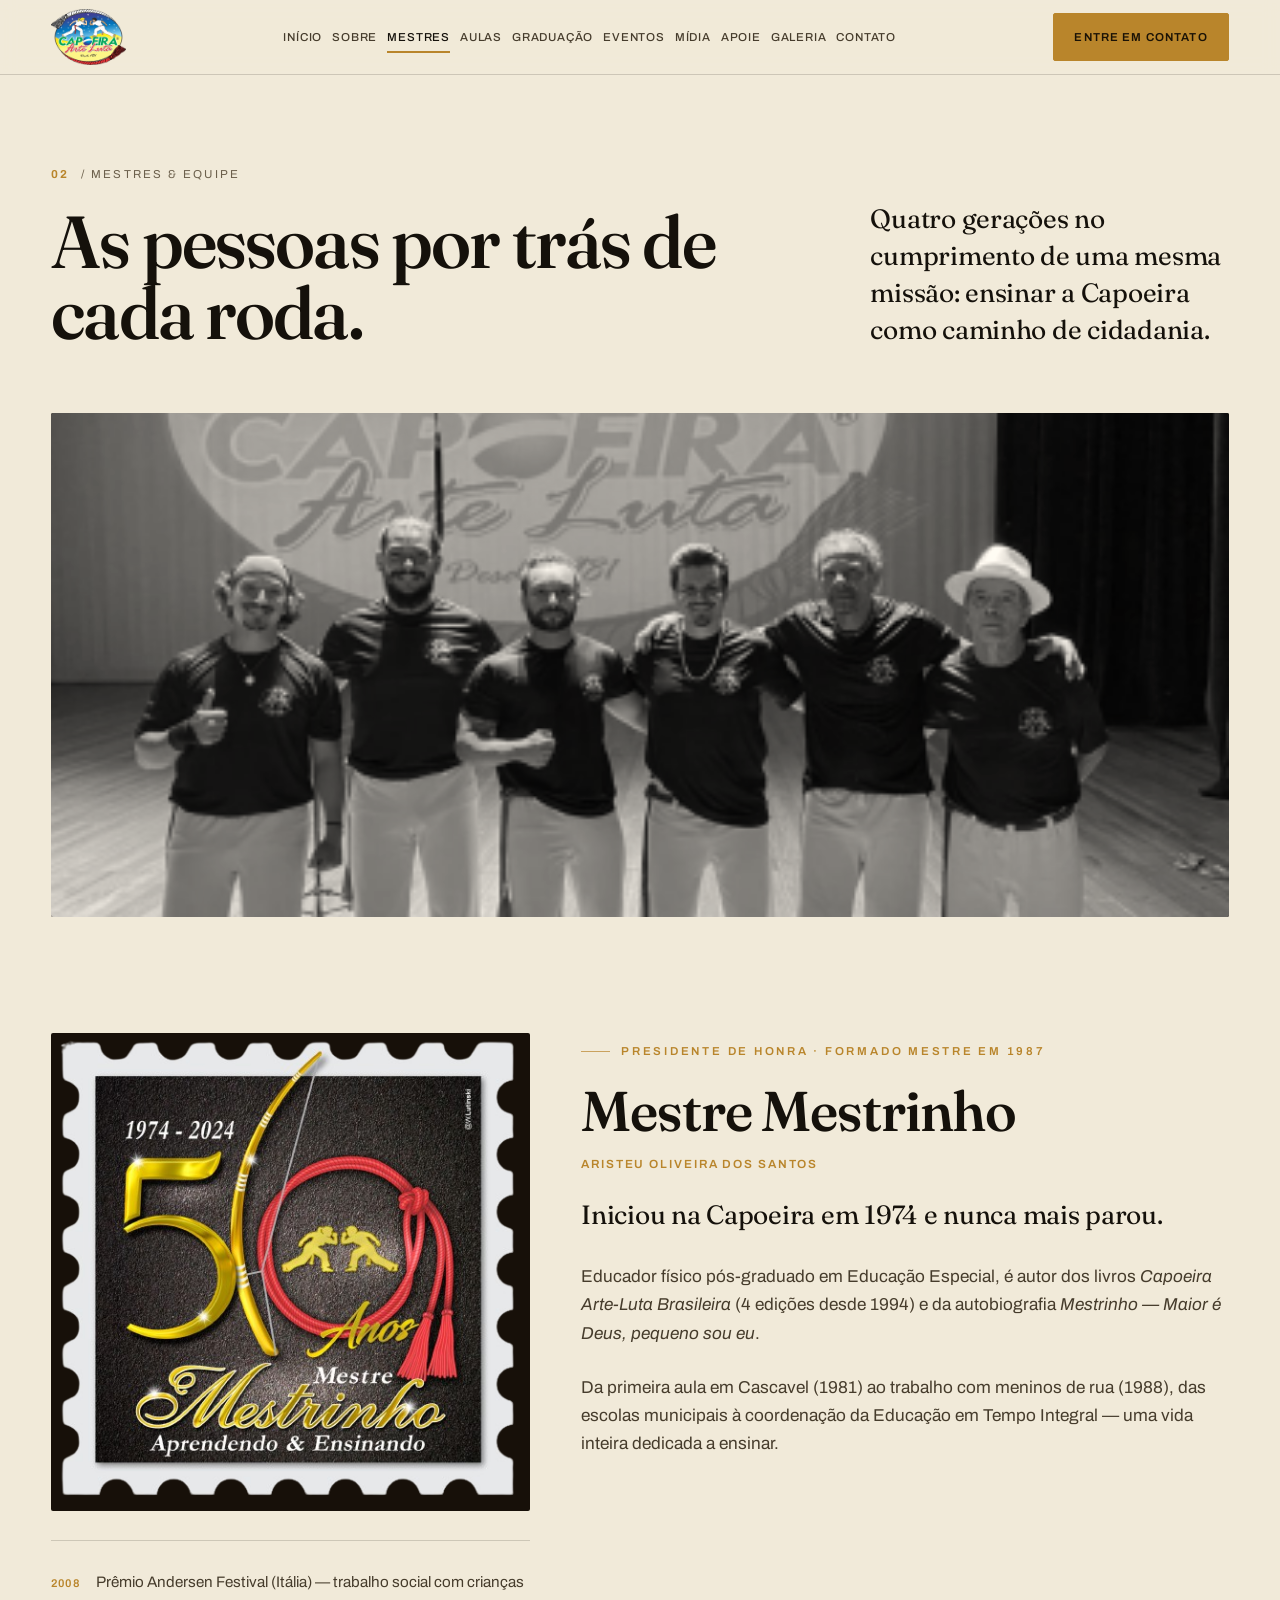
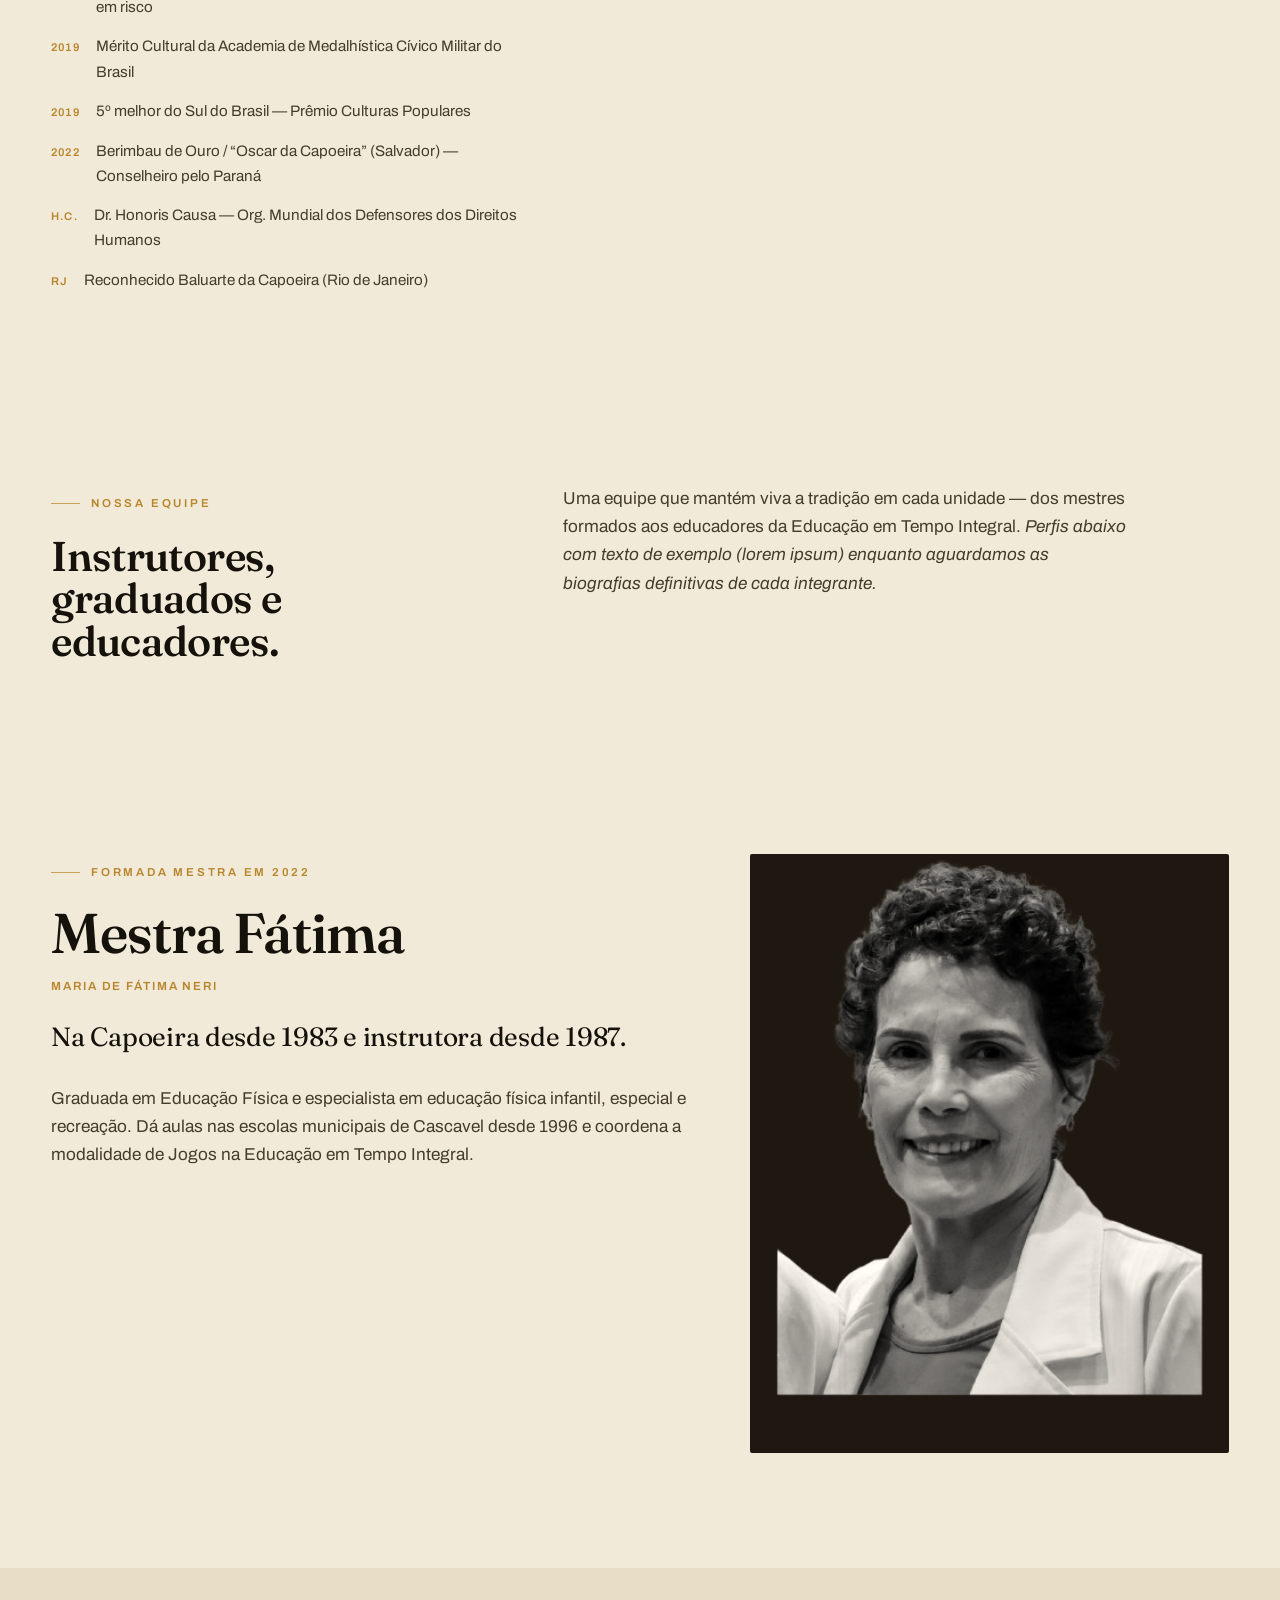
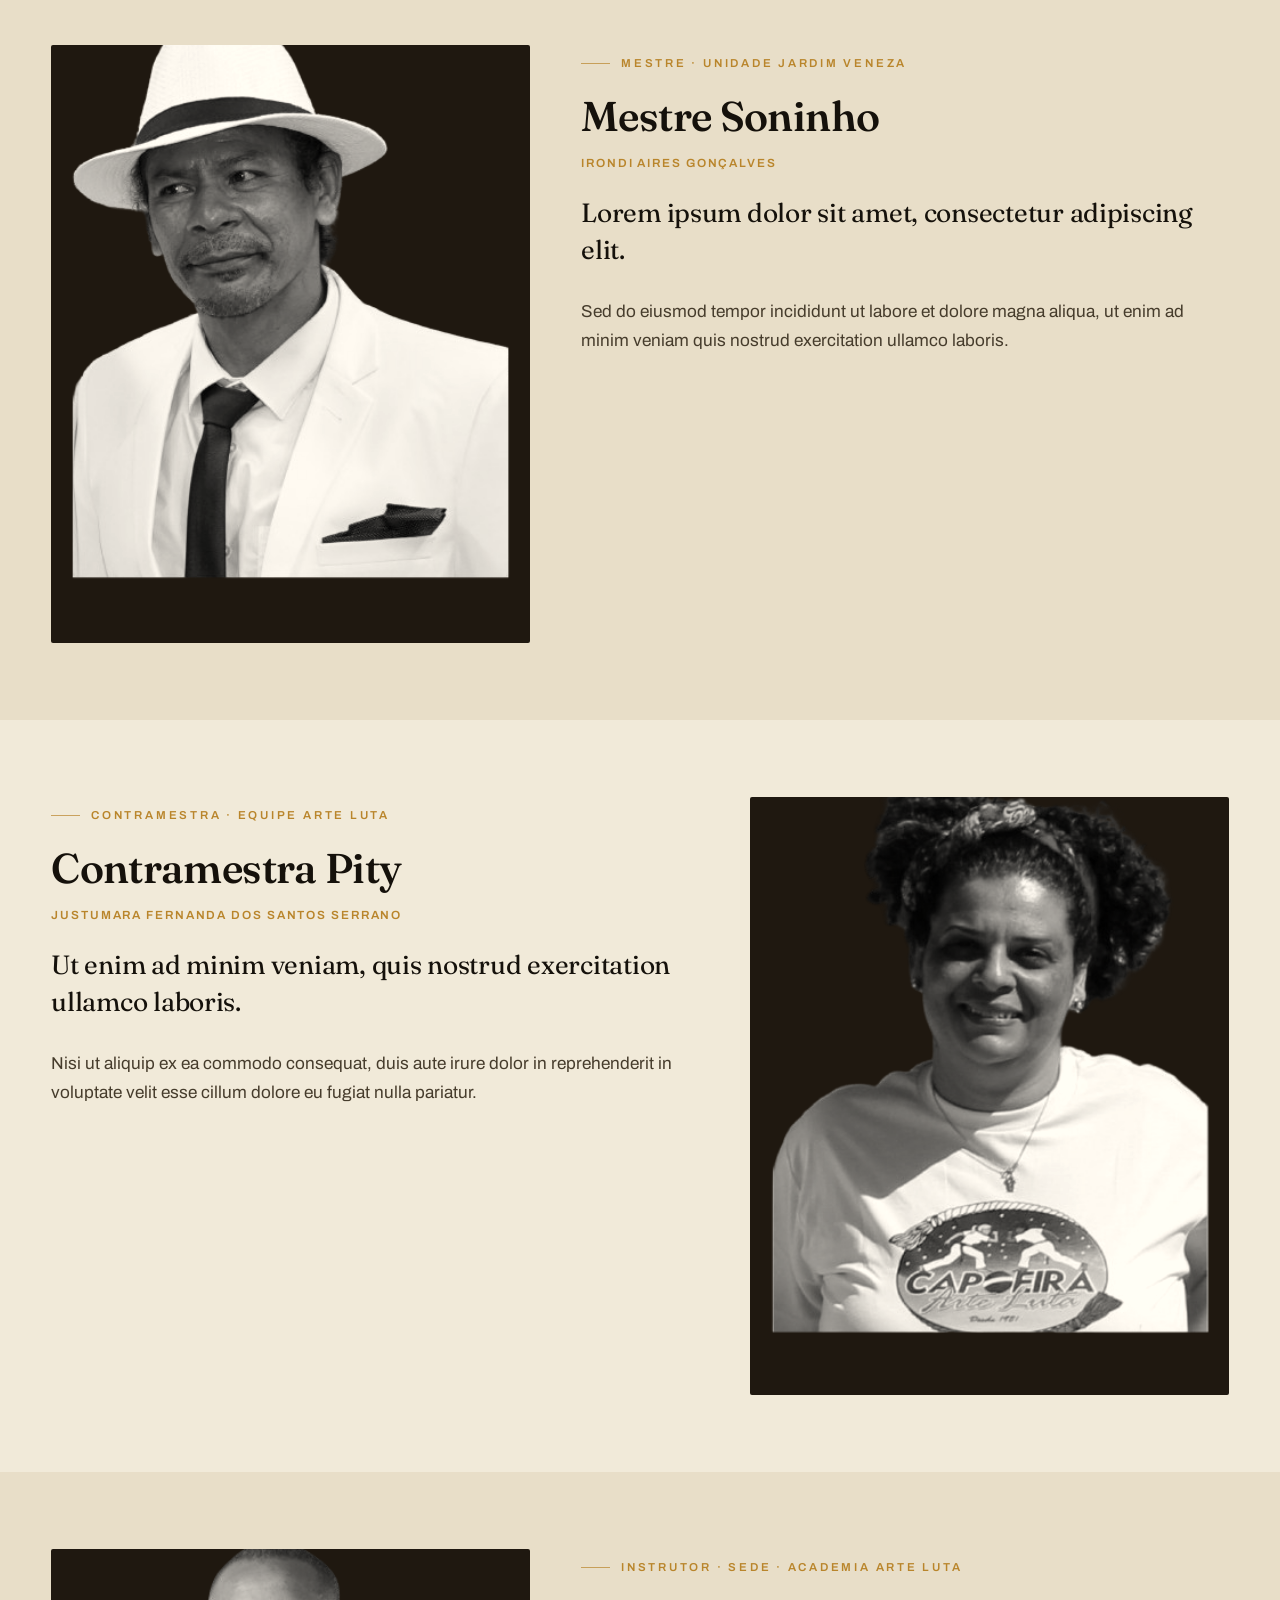
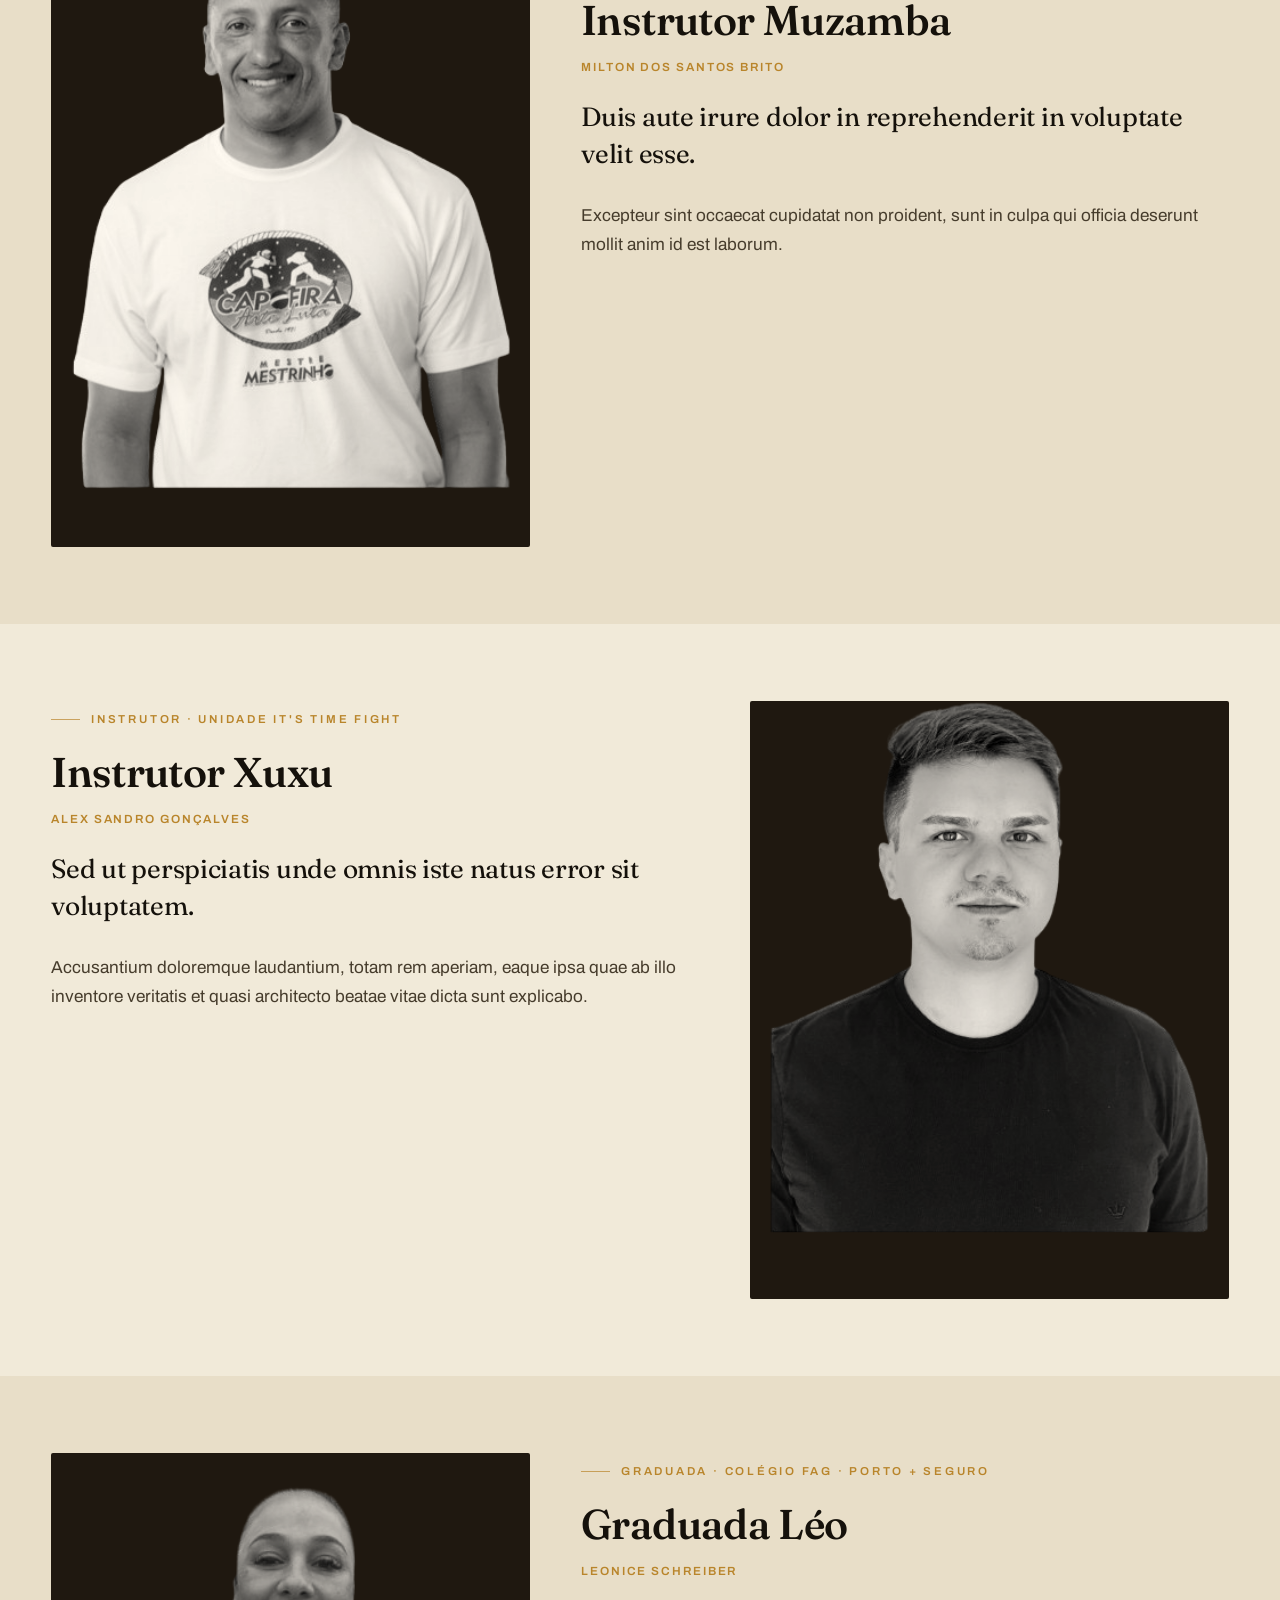
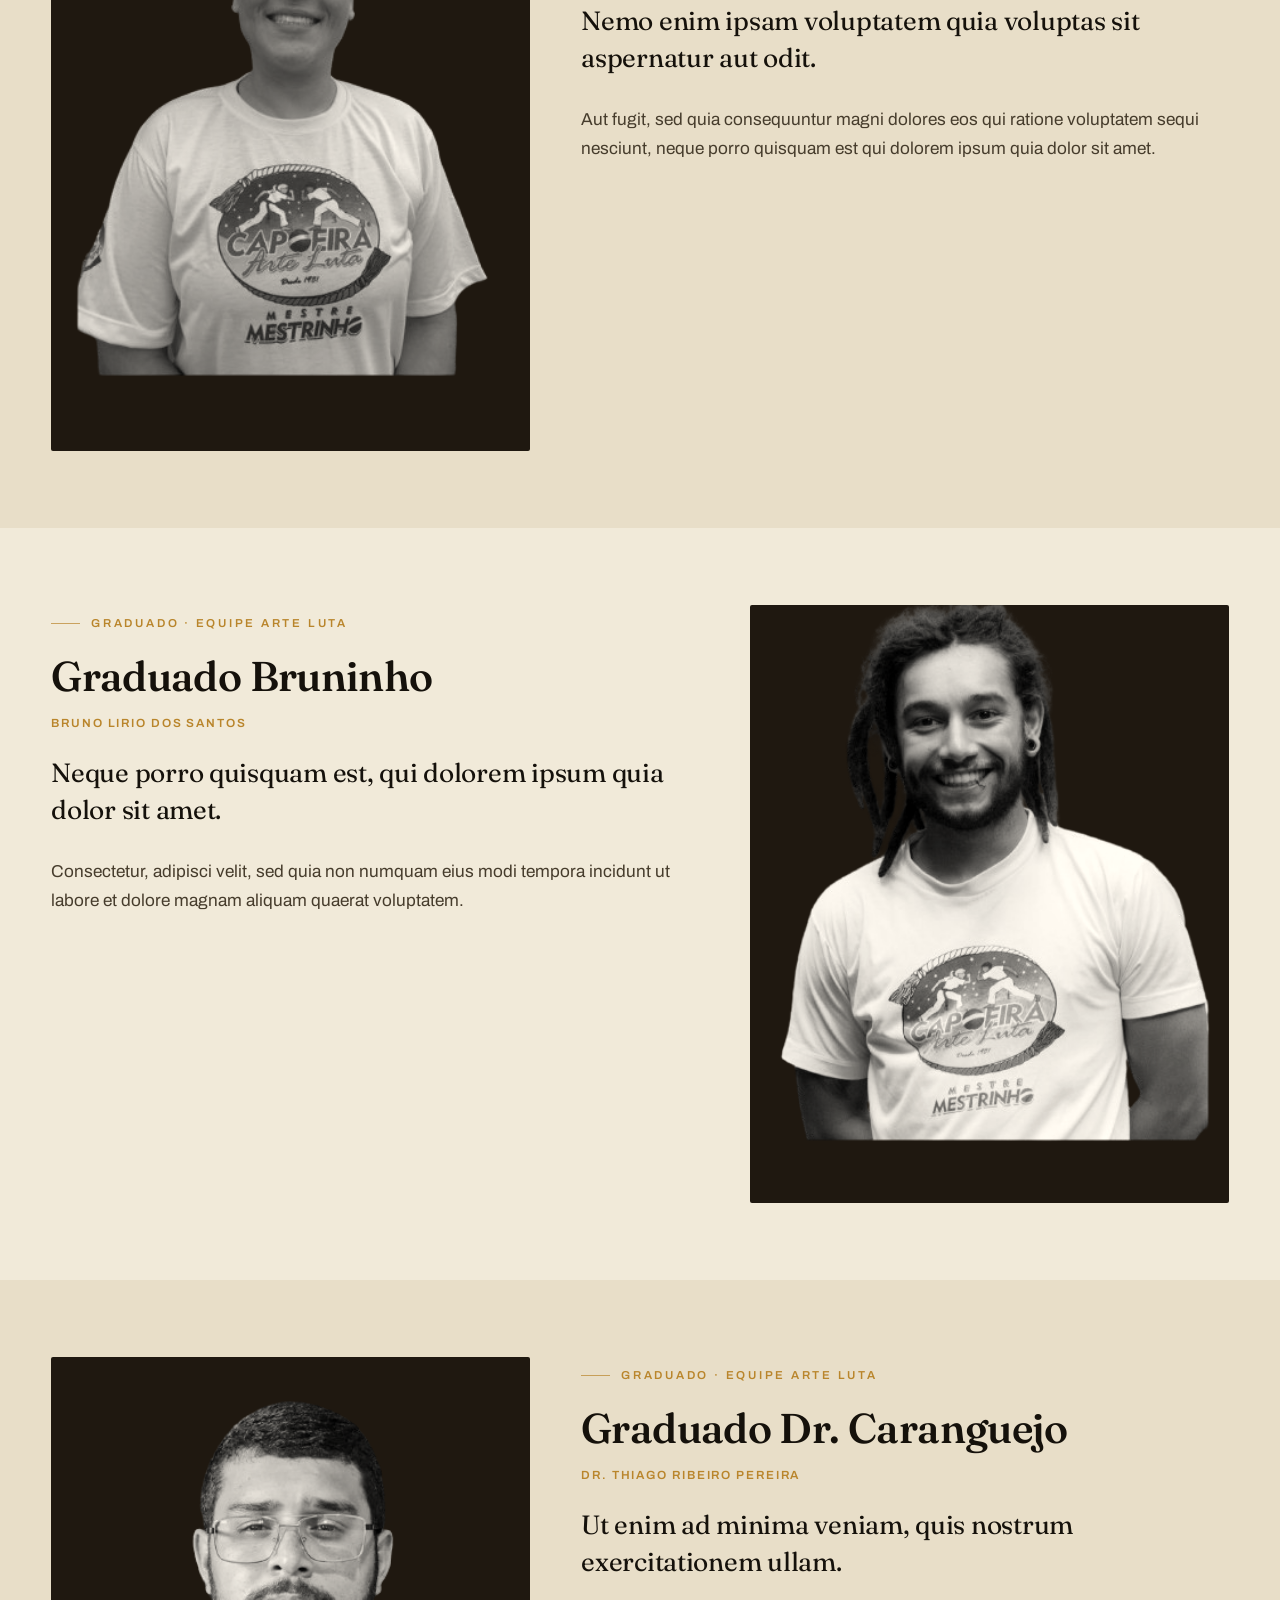
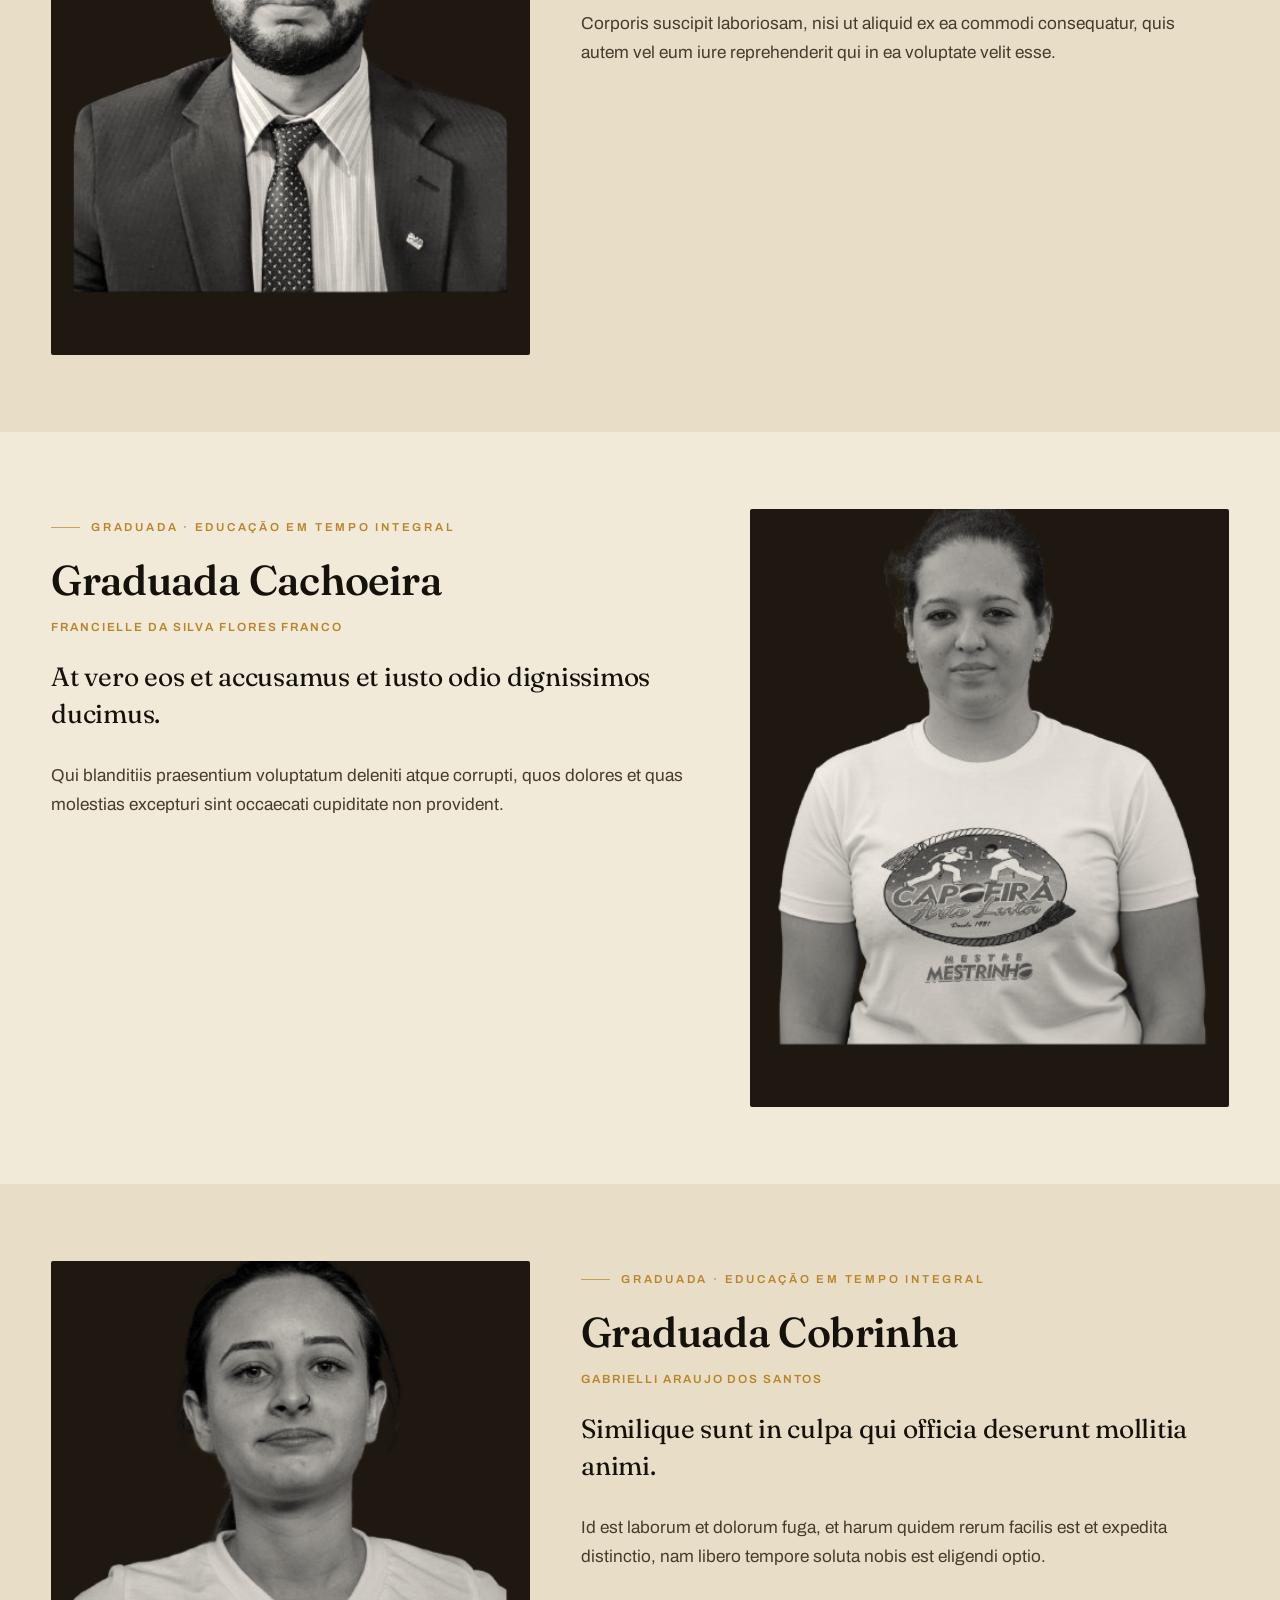
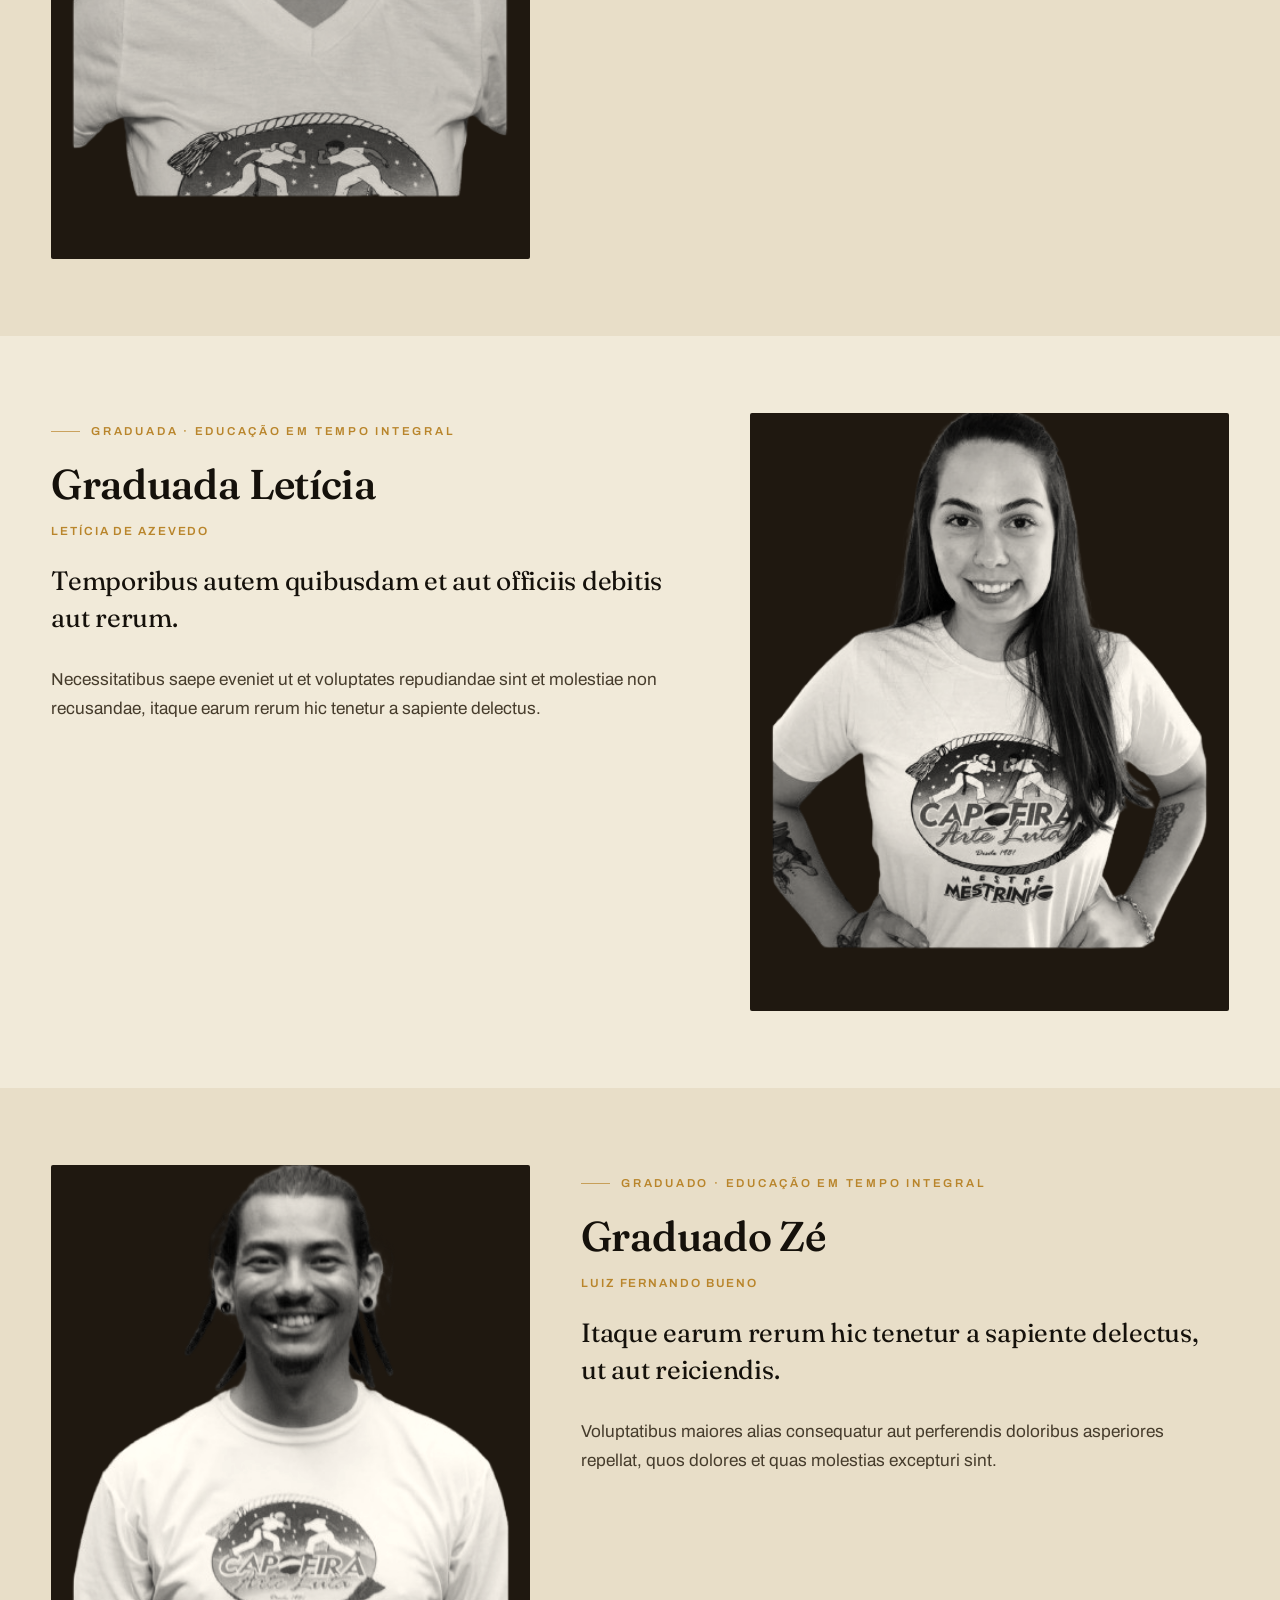
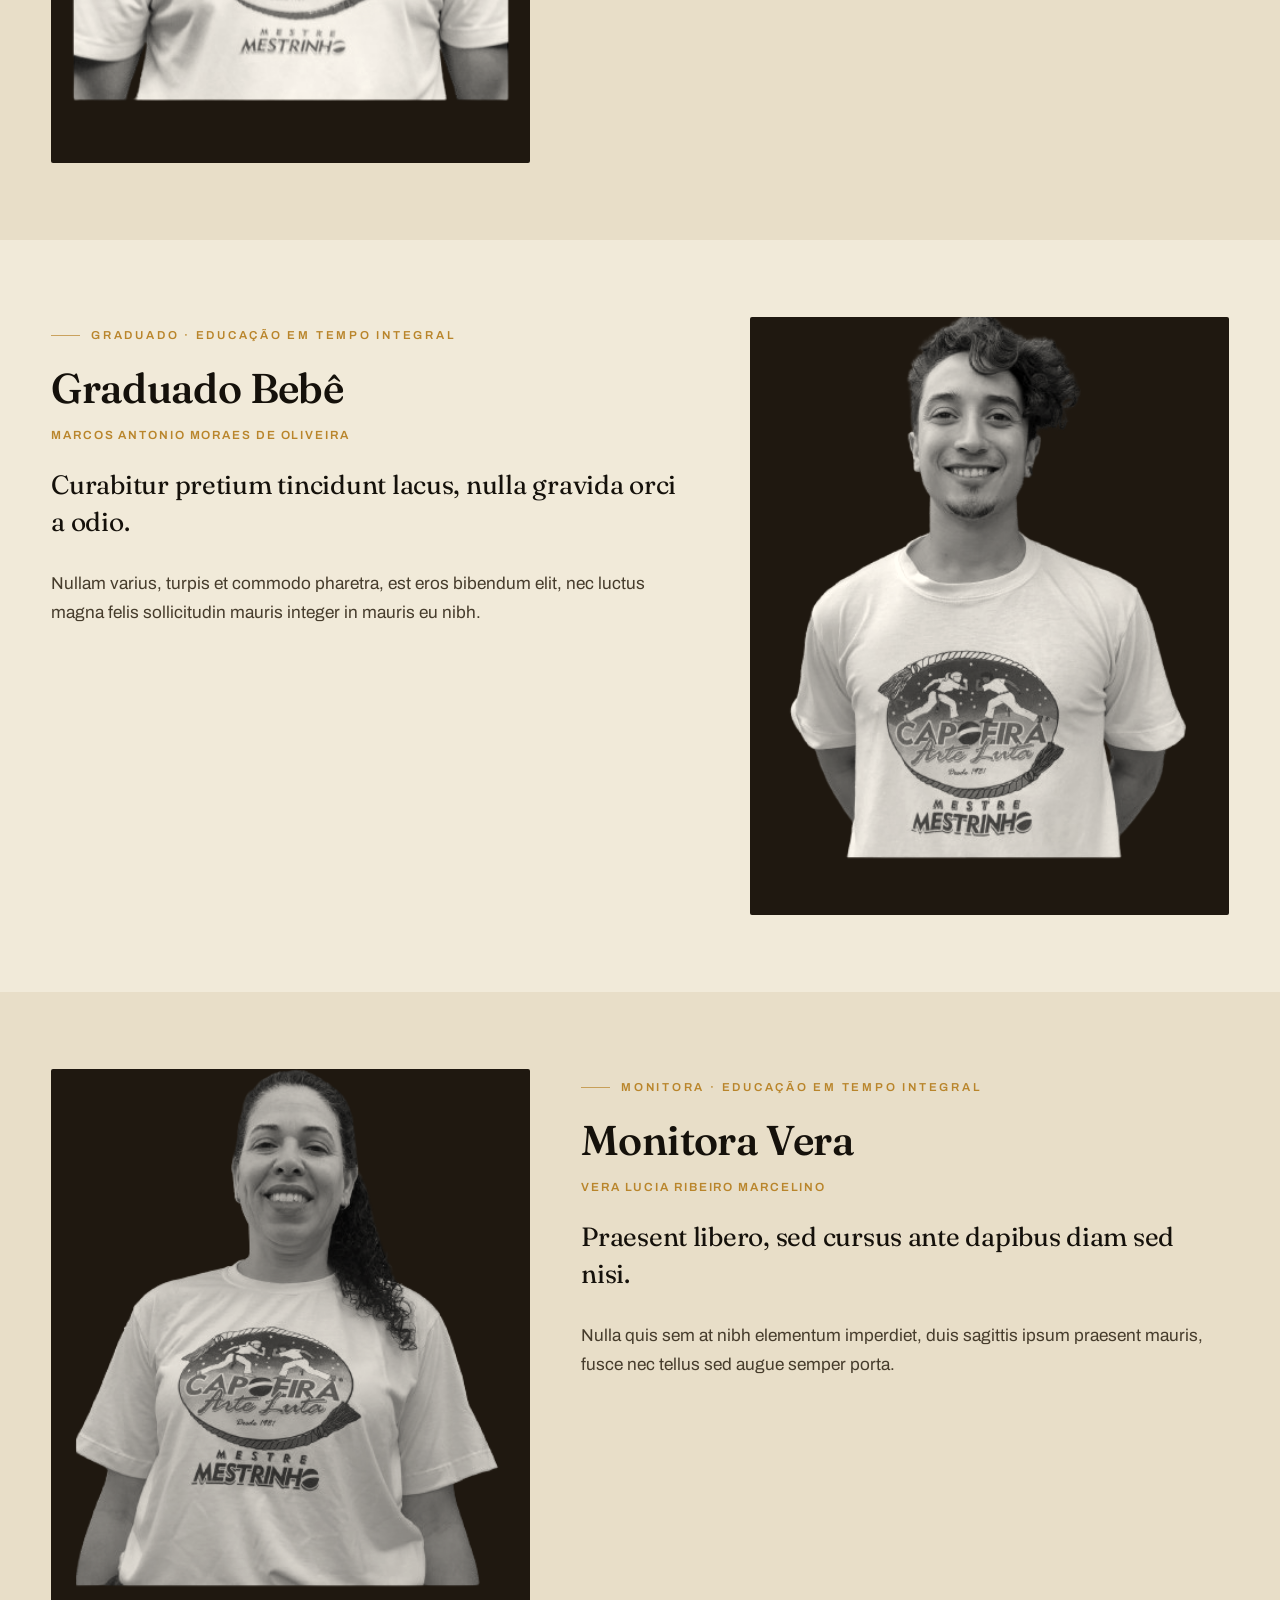
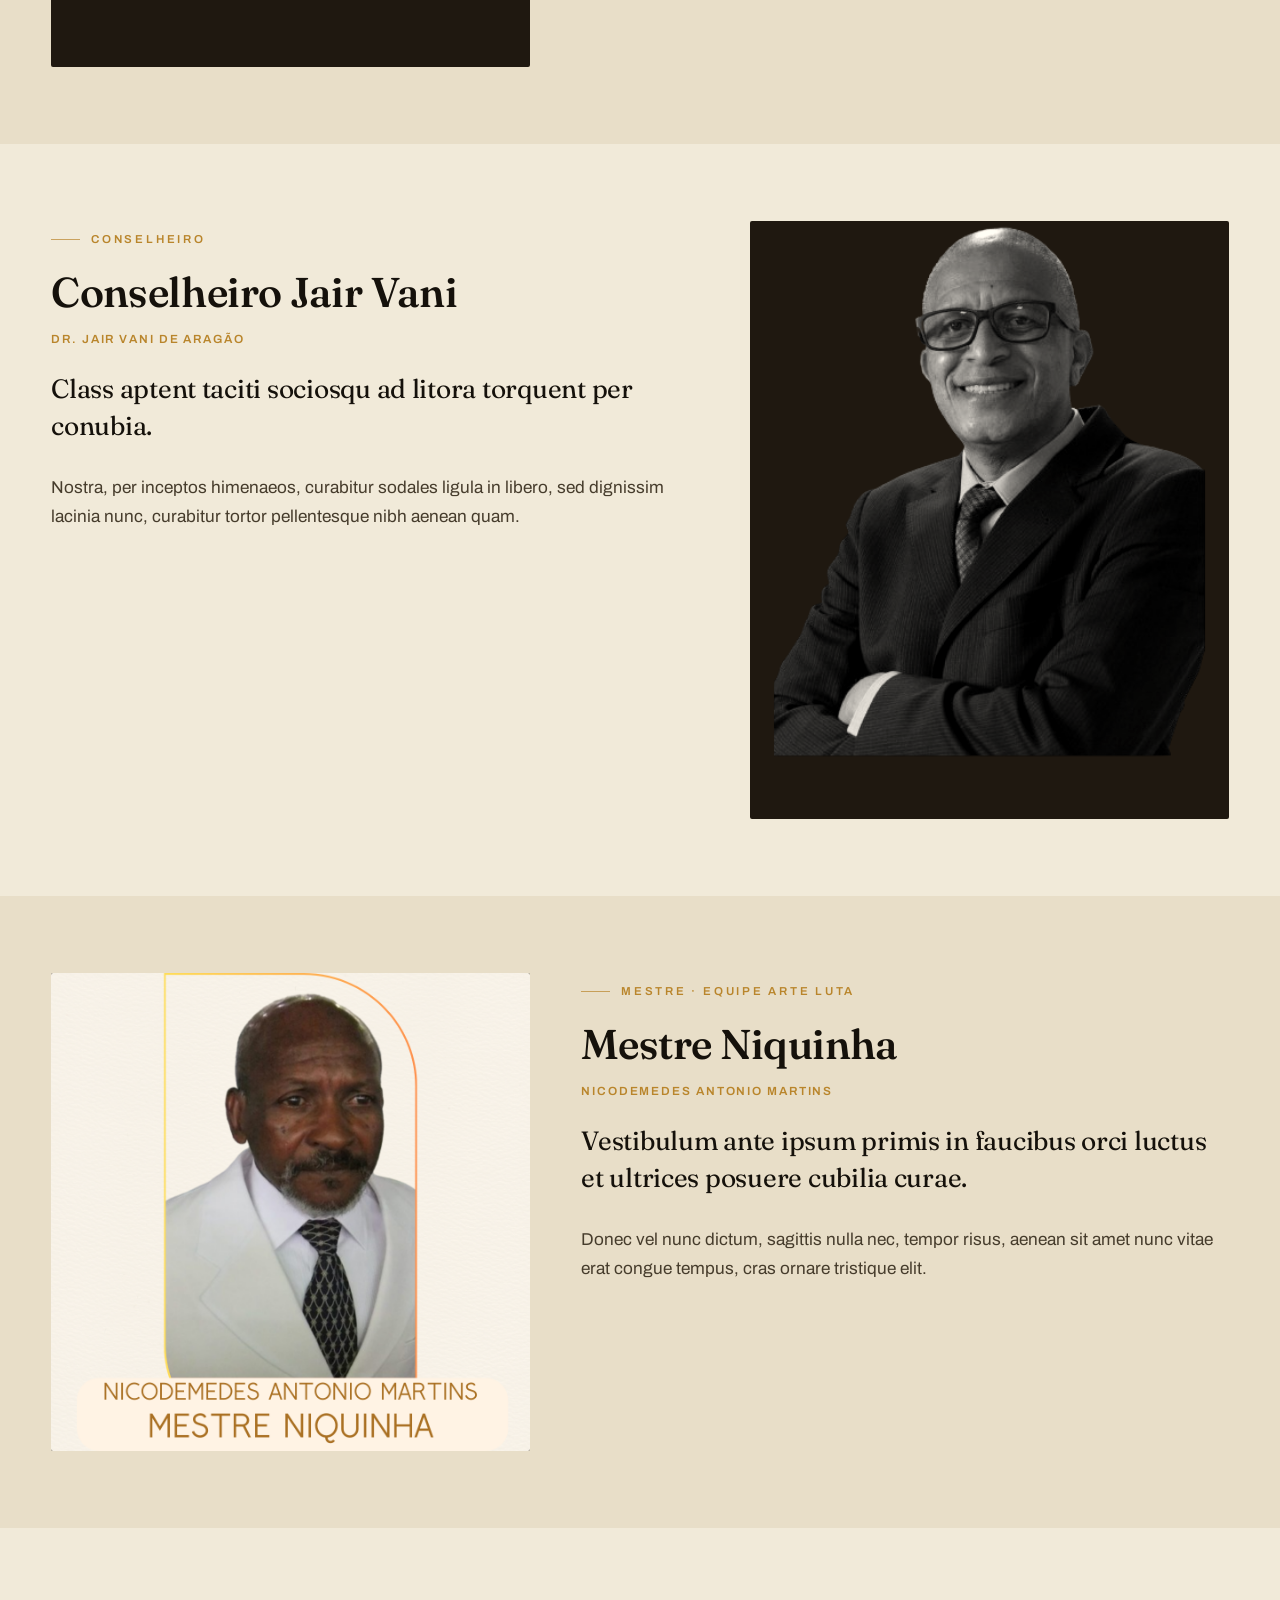
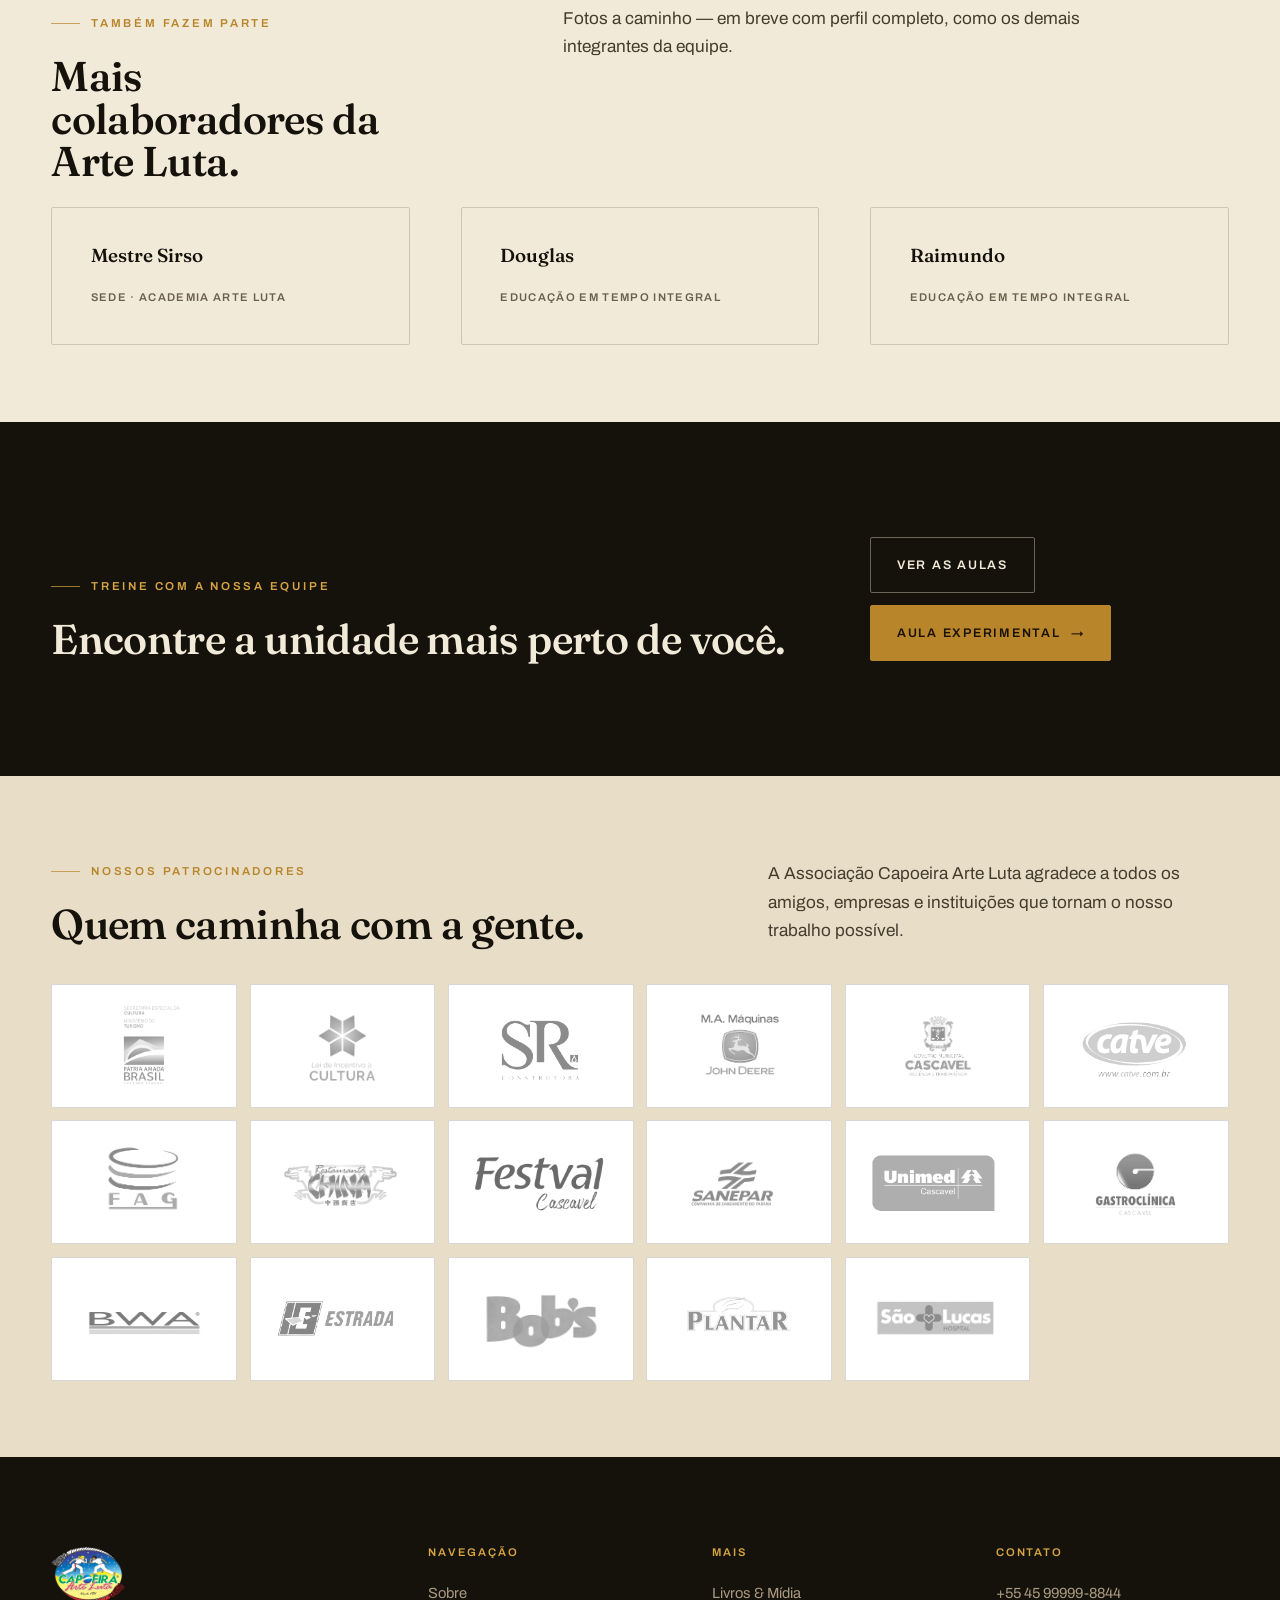
<file: capoeira-html/mestres.html>
<!DOCTYPE html>
<html lang="pt-BR">
<head>
<meta charset="UTF-8" />
<meta name="viewport" content="width=device-width, initial-scale=1.0" />
<title>Mestres &amp; Equipe — As pessoas por trás de cada roda | Capoeira Arte Luta</title>
<meta name="description" content="Mestre Mestrinho, Mestra Fátima e toda a equipe de instrutores da Capoeira Arte Luta — Cascavel-PR. Décadas de dedicação ao ensino da Capoeira." />
<link rel="icon" href="assets/favicon.svg" type="image/svg+xml" />
<link rel="preconnect" href="https://fonts.googleapis.com" />
<link rel="preconnect" href="https://fonts.gstatic.com" crossorigin />
<link href="https://fonts.googleapis.com/css2?family=Archivo:wght@400;500;600;700&family=Fraunces:ital,opsz,wght@0,9..144,400;0,9..144,500;0,9..144,560;0,9..144,600;0,9..144,700;1,9..144,400;1,9..144,500&display=swap" rel="stylesheet" />
<link rel="stylesheet" href="css/style.css" />
</head>
<body>
<a class="skip" href="#main">Pular para o conteúdo</a>

<header class="site-header">
  <div class="container container--wide">
    <div class="site-header__bar">
      <a class="brand" href="index.html" aria-label="Capoeira Arte Luta — início">
        <img class="brand__logo" src="assets/newimg/newlogo.webp" alt="Capoeira Arte Luta" />
      </a>
      <nav class="nav" aria-label="Principal">
        <a href="index.html">Início</a><a href="sobre.html">Sobre</a><a href="mestres.html" aria-current="page">Mestres</a><a href="aulas.html">Aulas</a><a href="graduacao.html">Graduação</a><a href="eventos.html">Eventos</a><a href="midia.html">Mídia</a><a href="apoie.html">Apoie</a><a href="galeria.html">Galeria</a><a href="contato.html">Contato</a>
      </nav>
      <div class="header-cta">
        <a class="btn btn--gold" href="contato.html">Entre em contato</a>
        <button class="icon-btn nav-toggle" data-menu-toggle aria-label="Abrir menu"><svg width="22" height="22" viewBox="0 0 22 22" fill="none" stroke="currentColor" stroke-width="1.6"><line x1="2" y1="6" x2="20" y2="6"/><line x1="2" y1="11" x2="20" y2="11"/><line x1="2" y1="16" x2="20" y2="16"/></svg></button>
      </div>
    </div>
  </div>
</header>

<div class="menu-overlay" data-menu aria-hidden="true">
  <div class="container">
    <div class="menu-overlay__top">
      <span class="brand"><svg class="brand__mark" viewBox="0 0 22 38" fill="none" stroke-width="1.7" stroke-linecap="round" aria-hidden="true"><path d="M6 3 C 16 12, 16 26, 6 35" /><line x1="6" y1="3" x2="6" y2="35" /><circle cx="6" cy="26" r="4" /></svg><span class="brand__txt"><span class="brand__name">Arte Luta</span><span class="brand__sub">Cascavel-PR</span></span></span>
      <button class="icon-btn" data-menu-close aria-label="Fechar menu"><svg width="22" height="22" viewBox="0 0 22 22" fill="none" stroke="currentColor" stroke-width="1.6"><line x1="4" y1="4" x2="18" y2="18"/><line x1="18" y1="4" x2="4" y2="18"/></svg></button>
    </div>
    <nav class="menu-list" aria-label="Menu">
      <a href="sobre.html"><span class="mi">01</span> Sobre</a><a href="mestres.html"><span class="mi">02</span> Mestres &amp; Equipe</a><a href="aulas.html"><span class="mi">03</span> Aulas</a><a href="graduacao.html"><span class="mi">04</span> Graduação</a><a href="eventos.html"><span class="mi">05</span> Eventos</a><a href="midia.html"><span class="mi">06</span> Livros &amp; Mídia</a><a href="apoie.html"><span class="mi">07</span> Projetos Sociais</a><a href="galeria.html"><span class="mi">08</span> Galeria</a><a href="contato.html"><span class="mi">09</span> Contato</a>
    </nav>
    <div class="menu-overlay__foot"><a href="https://wa.me/5545999998844">WhatsApp · 45 99999-8844</a><a href="mailto:aristeumestrinho@gmail.com">aristeumestrinho@gmail.com</a></div>
  </div>
</div>

<main id="main">

  <section class="section phero">
    <div class="container container--wide">
      <div class="grid cols-12" style="align-items:end;">
        <div class="c8 reveal">
          <p class="phero__index"><b>02</b> / Mestres &amp; Equipe</p>
          <h1 class="display" style="font-size:clamp(2.4rem,1.6rem + 4vw,4.6rem);">As pessoas por trás de cada roda.</h1>
        </div>
        <div class="c4 reveal" data-d="1">
          <p class="phero__lead lead">Quatro gerações no cumprimento de uma mesma missão: ensinar a Capoeira como caminho de cidadania.</p>
        </div>
      </div>
    </div>
  </section>

  <section class="reveal">
    <div class="container container--wide">
      <div class="figure figure--static" style="aspect-ratio:21/9;"><img class="treat" src="assets/img/team.png" alt="Mestres e instrutores da Capoeira Arte Luta com seus berimbaus" /></div>
    </div>
  </section>

  <!-- MESTRE MESTRINHO -->
  <section class="section">
    <div class="container container--wide">
      <div class="mestre reveal">
        <div>
          <div class="figure figure--static" style="aspect-ratio:1/1;background:#171009;"><img class="treat" src="assets/img/selo-50anos.png" alt="Selo comemorativo dos 50 anos de Capoeira do Mestre Mestrinho" style="object-fit:contain;filter:none;" /></div>
          <ul class="awardlist">
            <li><span class="yr">2008</span><span>Prêmio Andersen Festival (Itália) — trabalho social com crianças em risco</span></li>
            <li><span class="yr">2019</span><span>Mérito Cultural da Academia de Medalhística Cívico Militar do Brasil</span></li>
            <li><span class="yr">2019</span><span>5º melhor do Sul do Brasil — Prêmio Culturas Populares</span></li>
            <li><span class="yr">2022</span><span>Berimbau de Ouro / “Oscar da Capoeira” (Salvador) — Conselheiro pelo Paraná</span></li>
            <li><span class="yr">H.C.</span><span>Dr. Honoris Causa — Org. Mundial dos Defensores dos Direitos Humanos</span></li>
            <li><span class="yr">RJ</span><span>Reconhecido Baluarte da Capoeira (Rio de Janeiro)</span></li>
          </ul>
        </div>
        <div>
          <p class="eyebrow">Presidente de Honra · Formado Mestre em 1987</p>
          <h2 class="h-xl">Mestre Mestrinho</h2>
          <p class="mestre__role">Aristeu Oliveira dos Santos</p>
          <div class="stack maxr" style="margin-top:1.4rem;">
            <p class="lead">Iniciou na Capoeira em 1974 e nunca mais parou.</p>
            <p>Educador físico pós-graduado em Educação Especial, é autor dos livros <em>Capoeira Arte-Luta Brasileira</em> (4 edições desde 1994) e da autobiografia <em>Mestrinho — Maior é Deus, pequeno sou eu</em>.</p>
            <p>Da primeira aula em Cascavel (1981) ao trabalho com meninos de rua (1988), das escolas municipais à coordenação da Educação em Tempo Integral — uma vida inteira dedicada a ensinar.</p>
          </div>
        </div>
      </div>
    </div>
  </section>
<!-- NOSSA EQUIPE — intro -->
  <section class="section section--tight">
    <div class="container container--wide">
      <div class="grid cols-12">
        <div class="c4 reveal"><p class="eyebrow">Nossa equipe</p><h2 class="h-lg">Instrutores, graduados e educadores.</h2></div>
        <div class="c6 start6 reveal" data-d="1"><p class="maxr">Uma equipe que mantém viva a tradição em cada unidade — dos mestres formados aos educadores da Educação em Tempo Integral. <em>Perfis abaixo com texto de exemplo (lorem ipsum) enquanto aguardamos as biografias definitivas de cada integrante.</em></p></div>
      </div>
    </div>
  </section>

  <!-- MESTRA FÁTIMA -->
  <section class="section">
    <div class="container container--wide">
      <div class="mestre mestre--flip reveal">
        <div>
          <div class="figure" style="aspect-ratio:4/5;"><img class="treat" src="assets/newimg/Maria_de_Fátima_Neri_Mestra_Fátima-removebg-preview.png" alt="Retrato de Mestra Fátima, da Capoeira Arte Luta" /></div>
        </div>
        <div>
          <p class="eyebrow">Formada Mestra em 2022</p>
          <h2 class="h-xl">Mestra Fátima</h2>
          <p class="mestre__role">Maria de Fátima Neri</p>
          <div class="stack maxr" style="margin-top:1.4rem;">
            <p class="lead">Na Capoeira desde 1983 e instrutora desde 1987.</p>
            <p>Graduada em Educação Física e especialista em educação física infantil, especial e recreação. Dá aulas nas escolas municipais de Cascavel desde 1996 e coordena a modalidade de Jogos na Educação em Tempo Integral.</p>
          </div>
        </div>
      </div>
    </div>
  </section>

  
  <!-- MESTRE SONINHO -->
  <section class="section section--tight bg-paper-2">
    <div class="container container--wide">
      <div class="mestre reveal">
        <div>
          <div class="figure" style="aspect-ratio:4/5;"><img class="treat" src="assets/newimg/Irondi_Aires_Gonçalves_Mestre_Soninho-removebg-preview.png" alt="Retrato de Mestre Soninho, da Capoeira Arte Luta" /></div>
        </div>
        <div>
          <p class="eyebrow">Mestre · Unidade Jardim Veneza</p>
          <h2 class="h-lg">Mestre Soninho</h2>
          <p class="mestre__role">Irondi Aires Gonçalves</p>
          <div class="stack maxr" style="margin-top:1.4rem;">
            <p class="lead">Lorem ipsum dolor sit amet, consectetur adipiscing elit.</p>
            <p>Sed do eiusmod tempor incididunt ut labore et dolore magna aliqua, ut enim ad minim veniam quis nostrud exercitation ullamco laboris.</p>
          </div>
        </div>
      </div>
    </div>
  </section>

  <!-- CONTRAMESTRA PITY -->
  <section class="section section--tight">
    <div class="container container--wide">
      <div class="mestre mestre--flip reveal">
        <div>
          <div class="figure" style="aspect-ratio:4/5;"><img class="treat" src="assets/newimg/Justumara_Fernanda_dos_Santos_Serrano_Contramestra_Pity-removebg-preview.png" alt="Retrato de Contramestra Pity, da Capoeira Arte Luta" /></div>
        </div>
        <div>
          <p class="eyebrow">Contramestra · Equipe Arte Luta</p>
          <h2 class="h-lg">Contramestra Pity</h2>
          <p class="mestre__role">Justumara Fernanda dos Santos Serrano</p>
          <div class="stack maxr" style="margin-top:1.4rem;">
            <p class="lead">Ut enim ad minim veniam, quis nostrud exercitation ullamco laboris.</p>
            <p>Nisi ut aliquip ex ea commodo consequat, duis aute irure dolor in reprehenderit in voluptate velit esse cillum dolore eu fugiat nulla pariatur.</p>
          </div>
        </div>
      </div>
    </div>
  </section>

  <!-- INSTRUTOR MUZAMBA -->
  <section class="section section--tight bg-paper-2">
    <div class="container container--wide">
      <div class="mestre reveal">
        <div>
          <div class="figure" style="aspect-ratio:4/5;"><img class="treat" src="assets/newimg/Milton_dos_Santos_Brito_Instrutor_Muzamba-removebg-preview.png" alt="Retrato de Instrutor Muzamba, da Capoeira Arte Luta" /></div>
        </div>
        <div>
          <p class="eyebrow">Instrutor · Sede · Academia Arte Luta</p>
          <h2 class="h-lg">Instrutor Muzamba</h2>
          <p class="mestre__role">Milton dos Santos Brito</p>
          <div class="stack maxr" style="margin-top:1.4rem;">
            <p class="lead">Duis aute irure dolor in reprehenderit in voluptate velit esse.</p>
            <p>Excepteur sint occaecat cupidatat non proident, sunt in culpa qui officia deserunt mollit anim id est laborum.</p>
          </div>
        </div>
      </div>
    </div>
  </section>

  <!-- INSTRUTOR XUXU -->
  <section class="section section--tight">
    <div class="container container--wide">
      <div class="mestre mestre--flip reveal">
        <div>
          <div class="figure" style="aspect-ratio:4/5;"><img class="treat" src="assets/newimg/Alex_Sandro_Gonçalves_Instrutor_Xuxu__Vide_Presidente-removebg-preview.png" alt="Retrato de Instrutor Xuxu, da Capoeira Arte Luta" /></div>
        </div>
        <div>
          <p class="eyebrow">Instrutor · Unidade It's Time Fight</p>
          <h2 class="h-lg">Instrutor Xuxu</h2>
          <p class="mestre__role">Alex Sandro Gonçalves</p>
          <div class="stack maxr" style="margin-top:1.4rem;">
            <p class="lead">Sed ut perspiciatis unde omnis iste natus error sit voluptatem.</p>
            <p>Accusantium doloremque laudantium, totam rem aperiam, eaque ipsa quae ab illo inventore veritatis et quasi architecto beatae vitae dicta sunt explicabo.</p>
          </div>
        </div>
      </div>
    </div>
  </section>

  <!-- GRADUADA LÉO -->
  <section class="section section--tight bg-paper-2">
    <div class="container container--wide">
      <div class="mestre reveal">
        <div>
          <div class="figure" style="aspect-ratio:4/5;"><img class="treat" src="assets/newimg/Leonice_Schreiber_Graduada_Léo-removebg-preview.png" alt="Retrato de Graduada Léo, da Capoeira Arte Luta" /></div>
        </div>
        <div>
          <p class="eyebrow">Graduada · Colégio FAG · Porto + Seguro</p>
          <h2 class="h-lg">Graduada Léo</h2>
          <p class="mestre__role">Leonice Schreiber</p>
          <div class="stack maxr" style="margin-top:1.4rem;">
            <p class="lead">Nemo enim ipsam voluptatem quia voluptas sit aspernatur aut odit.</p>
            <p>Aut fugit, sed quia consequuntur magni dolores eos qui ratione voluptatem sequi nesciunt, neque porro quisquam est qui dolorem ipsum quia dolor sit amet.</p>
          </div>
        </div>
      </div>
    </div>
  </section>

  <!-- GRADUADO BRUNINHO -->
  <section class="section section--tight">
    <div class="container container--wide">
      <div class="mestre mestre--flip reveal">
        <div>
          <div class="figure" style="aspect-ratio:4/5;"><img class="treat" src="assets/newimg/Bruno_Lirio_dos_Santos_Graduado_Bruninho-removebg-preview.png" alt="Retrato de Graduado Bruninho, da Capoeira Arte Luta" /></div>
        </div>
        <div>
          <p class="eyebrow">Graduado · Equipe Arte Luta</p>
          <h2 class="h-lg">Graduado Bruninho</h2>
          <p class="mestre__role">Bruno Lirio dos Santos</p>
          <div class="stack maxr" style="margin-top:1.4rem;">
            <p class="lead">Neque porro quisquam est, qui dolorem ipsum quia dolor sit amet.</p>
            <p>Consectetur, adipisci velit, sed quia non numquam eius modi tempora incidunt ut labore et dolore magnam aliquam quaerat voluptatem.</p>
          </div>
        </div>
      </div>
    </div>
  </section>

  <!-- GRADUADO DR. CARANGUEJO -->
  <section class="section section--tight bg-paper-2">
    <div class="container container--wide">
      <div class="mestre reveal">
        <div>
          <div class="figure" style="aspect-ratio:4/5;"><img class="treat" src="assets/newimg/Dr_Thiago_Ribeiro_Pereira_Graduado_Dr_Caranguejo-removebg-preview.png" alt="Retrato de Graduado Dr. Caranguejo, da Capoeira Arte Luta" /></div>
        </div>
        <div>
          <p class="eyebrow">Graduado · Equipe Arte Luta</p>
          <h2 class="h-lg">Graduado Dr. Caranguejo</h2>
          <p class="mestre__role">Dr. Thiago Ribeiro Pereira</p>
          <div class="stack maxr" style="margin-top:1.4rem;">
            <p class="lead">Ut enim ad minima veniam, quis nostrum exercitationem ullam.</p>
            <p>Corporis suscipit laboriosam, nisi ut aliquid ex ea commodi consequatur, quis autem vel eum iure reprehenderit qui in ea voluptate velit esse.</p>
          </div>
        </div>
      </div>
    </div>
  </section>

  <!-- GRADUADA CACHOEIRA -->
  <section class="section section--tight">
    <div class="container container--wide">
      <div class="mestre mestre--flip reveal">
        <div>
          <div class="figure" style="aspect-ratio:4/5;"><img class="treat" src="assets/newimg/Francielle_da_Silva_Flores_Franco_Graduada_Cachoeira-removebg-preview.png" alt="Retrato de Graduada Cachoeira, da Capoeira Arte Luta" /></div>
        </div>
        <div>
          <p class="eyebrow">Graduada · Educação em Tempo Integral</p>
          <h2 class="h-lg">Graduada Cachoeira</h2>
          <p class="mestre__role">Francielle da Silva Flores Franco</p>
          <div class="stack maxr" style="margin-top:1.4rem;">
            <p class="lead">At vero eos et accusamus et iusto odio dignissimos ducimus.</p>
            <p>Qui blanditiis praesentium voluptatum deleniti atque corrupti, quos dolores et quas molestias excepturi sint occaecati cupiditate non provident.</p>
          </div>
        </div>
      </div>
    </div>
  </section>

  <!-- GRADUADA COBRINHA -->
  <section class="section section--tight bg-paper-2">
    <div class="container container--wide">
      <div class="mestre reveal">
        <div>
          <div class="figure" style="aspect-ratio:4/5;"><img class="treat" src="assets/newimg/Gabrielli_Araujo_dos_Santos_Graduada_Cobrinha-removebg-preview.png" alt="Retrato de Graduada Cobrinha, da Capoeira Arte Luta" /></div>
        </div>
        <div>
          <p class="eyebrow">Graduada · Educação em Tempo Integral</p>
          <h2 class="h-lg">Graduada Cobrinha</h2>
          <p class="mestre__role">Gabrielli Araujo dos Santos</p>
          <div class="stack maxr" style="margin-top:1.4rem;">
            <p class="lead">Similique sunt in culpa qui officia deserunt mollitia animi.</p>
            <p>Id est laborum et dolorum fuga, et harum quidem rerum facilis est et expedita distinctio, nam libero tempore soluta nobis est eligendi optio.</p>
          </div>
        </div>
      </div>
    </div>
  </section>

  <!-- GRADUADA LETÍCIA -->
  <section class="section section--tight">
    <div class="container container--wide">
      <div class="mestre mestre--flip reveal">
        <div>
          <div class="figure" style="aspect-ratio:4/5;"><img class="treat" src="assets/newimg/Letícia_de_Azevedo_Graduada_Letícia-removebg-preview.png" alt="Retrato de Graduada Letícia, da Capoeira Arte Luta" /></div>
        </div>
        <div>
          <p class="eyebrow">Graduada · Educação em Tempo Integral</p>
          <h2 class="h-lg">Graduada Letícia</h2>
          <p class="mestre__role">Letícia de Azevedo</p>
          <div class="stack maxr" style="margin-top:1.4rem;">
            <p class="lead">Temporibus autem quibusdam et aut officiis debitis aut rerum.</p>
            <p>Necessitatibus saepe eveniet ut et voluptates repudiandae sint et molestiae non recusandae, itaque earum rerum hic tenetur a sapiente delectus.</p>
          </div>
        </div>
      </div>
    </div>
  </section>

  <!-- GRADUADO ZÉ -->
  <section class="section section--tight bg-paper-2">
    <div class="container container--wide">
      <div class="mestre reveal">
        <div>
          <div class="figure" style="aspect-ratio:4/5;"><img class="treat" src="assets/newimg/Luiz_Fernando_Bueno_Graduado_Zé-removebg-preview.png" alt="Retrato de Graduado Zé, da Capoeira Arte Luta" /></div>
        </div>
        <div>
          <p class="eyebrow">Graduado · Educação em Tempo Integral</p>
          <h2 class="h-lg">Graduado Zé</h2>
          <p class="mestre__role">Luiz Fernando Bueno</p>
          <div class="stack maxr" style="margin-top:1.4rem;">
            <p class="lead">Itaque earum rerum hic tenetur a sapiente delectus, ut aut reiciendis.</p>
            <p>Voluptatibus maiores alias consequatur aut perferendis doloribus asperiores repellat, quos dolores et quas molestias excepturi sint.</p>
          </div>
        </div>
      </div>
    </div>
  </section>

  <!-- GRADUADO BEBÊ -->
  <section class="section section--tight">
    <div class="container container--wide">
      <div class="mestre mestre--flip reveal">
        <div>
          <div class="figure" style="aspect-ratio:4/5;"><img class="treat" src="assets/newimg/Marcos_Antonio_Moraes_de_Oliveira_Graduado_Bebê-removebg-preview.png" alt="Retrato de Graduado Bebê, da Capoeira Arte Luta" /></div>
        </div>
        <div>
          <p class="eyebrow">Graduado · Educação em Tempo Integral</p>
          <h2 class="h-lg">Graduado Bebê</h2>
          <p class="mestre__role">Marcos Antonio Moraes de Oliveira</p>
          <div class="stack maxr" style="margin-top:1.4rem;">
            <p class="lead">Curabitur pretium tincidunt lacus, nulla gravida orci a odio.</p>
            <p>Nullam varius, turpis et commodo pharetra, est eros bibendum elit, nec luctus magna felis sollicitudin mauris integer in mauris eu nibh.</p>
          </div>
        </div>
      </div>
    </div>
  </section>

  <!-- MONITORA VERA -->
  <section class="section section--tight bg-paper-2">
    <div class="container container--wide">
      <div class="mestre reveal">
        <div>
          <div class="figure" style="aspect-ratio:4/5;"><img class="treat" src="assets/newimg/Vera_Lucia_Ribeiro_Marcelino_Monitora_Vera-removebg-preview.png" alt="Retrato de Monitora Vera, da Capoeira Arte Luta" /></div>
        </div>
        <div>
          <p class="eyebrow">Monitora · Educação em Tempo Integral</p>
          <h2 class="h-lg">Monitora Vera</h2>
          <p class="mestre__role">Vera Lucia Ribeiro Marcelino</p>
          <div class="stack maxr" style="margin-top:1.4rem;">
            <p class="lead">Praesent libero, sed cursus ante dapibus diam sed nisi.</p>
            <p>Nulla quis sem at nibh elementum imperdiet, duis sagittis ipsum praesent mauris, fusce nec tellus sed augue semper porta.</p>
          </div>
        </div>
      </div>
    </div>
  </section>

  <!-- CONSELHEIRO JAIR VANI -->
  <section class="section section--tight">
    <div class="container container--wide">
      <div class="mestre mestre--flip reveal">
        <div>
          <div class="figure" style="aspect-ratio:4/5;"><img class="treat" src="assets/newimg/Dr_Jair_Vani_de_Aragão_Conselheiro-removebg-preview.png" alt="Retrato de Dr. Jair Vani de Aragão, Conselheiro da Capoeira Arte Luta" /></div>
        </div>
        <div>
          <p class="eyebrow">Conselheiro</p>
          <h2 class="h-lg">Conselheiro Jair Vani</h2>
          <p class="mestre__role">Dr. Jair Vani de Aragão</p>
          <div class="stack maxr" style="margin-top:1.4rem;">
            <p class="lead">Class aptent taciti sociosqu ad litora torquent per conubia.</p>
            <p>Nostra, per inceptos himenaeos, curabitur sodales ligula in libero, sed dignissim lacinia nunc, curabitur tortor pellentesque nibh aenean quam.</p>
          </div>
        </div>
      </div>
    </div>
  </section>

  <!-- MESTRE NIQUINHA -->
  <section class="section section--tight bg-paper-2">
    <div class="container container--wide">
      <div class="mestre reveal">
        <div>
          <div class="figure figure--static" style="aspect-ratio:1/1;background:var(--ink-2);"><img class="treat" src="assets/newimg/Mestre_Niquinha.png" alt="Cartão de apresentação de Mestre Niquinha, da Capoeira Arte Luta" style="object-fit:contain;filter:none;" /></div>
        </div>
        <div>
          <p class="eyebrow">Mestre · Equipe Arte Luta</p>
          <h2 class="h-lg">Mestre Niquinha</h2>
          <p class="mestre__role">Nicodemedes Antonio Martins</p>
          <div class="stack maxr" style="margin-top:1.4rem;">
            <p class="lead">Vestibulum ante ipsum primis in faucibus orci luctus et ultrices posuere cubilia curae.</p>
            <p>Donec vel nunc dictum, sagittis nulla nec, tempor risus, aenean sit amet nunc vitae erat congue tempus, cras ornare tristique elit.</p>
          </div>
        </div>
      </div>
    </div>
  </section>

  <!-- OUTROS COLABORADORES (sem foto ainda) -->
  <section class="section section--tight">
    <div class="container container--wide">
      <div class="grid cols-12" style="margin-bottom:1rem;">
        <div class="c4 reveal"><p class="eyebrow">Também fazem parte</p><h2 class="h-lg">Mais colaboradores da Arte Luta.</h2></div>
        <div class="c6 start6 reveal" data-d="1"><p class="maxr">Fotos a caminho — em breve com perfil completo, como os demais integrantes da equipe.</p></div>
      </div>
      <div class="grid cols-12 reveal" data-d="1" style="margin-top:1.5rem;">
        <div class="c4"><div class="eblock"><p class="uname">Mestre Sirso</p><p class="cord-level" style="margin-top:.4rem;">Sede · Academia Arte Luta</p></div></div>
        <div class="c4"><div class="eblock"><p class="uname">Douglas</p><p class="cord-level" style="margin-top:.4rem;">Educação em Tempo Integral</p></div></div>
        <div class="c4"><div class="eblock"><p class="uname">Raimundo</p><p class="cord-level" style="margin-top:.4rem;">Educação em Tempo Integral</p></div></div>
      </div>
    </div>
  </section>

  <section class="section bg-ink">
    <div class="container container--wide">
      <div class="grid cols-12" style="align-items:end;">
        <div class="c8 reveal"><p class="eyebrow">Treine com a nossa equipe</p><h2 class="h-lg" style="color:var(--paper);">Encontre a unidade mais perto de você.</h2></div>
        <div class="c4 reveal" data-d="1" style="display:flex;gap:.8rem;flex-wrap:wrap;"><a class="btn btn--ghost" href="aulas.html">Ver as aulas</a><a class="btn btn--gold" href="contato.html">Aula experimental <span class="arw" aria-hidden="true">→</span></a></div>
      </div>
    </div>
  </section>

  <!-- ============ PATROCINADORES ============ -->
  <section class="section section--tight bg-paper-2">
    <div class="container container--wide">
      <div class="grid cols-12" style="align-items:end;margin-bottom:clamp(1.8rem,3vw,2.6rem);">
        <div class="c6 reveal">
          <p class="eyebrow">Nossos patrocinadores</p>
          <h2 class="h-lg">Quem caminha com a gente.</h2>
        </div>
        <div class="c5 start8 reveal" data-d="1">
          <p class="maxr">A Associação Capoeira Arte Luta agradece a todos os amigos, empresas e instituições que tornam o nosso trabalho possível.</p>
        </div>
      </div>
      <div class="sponsors-grid reveal" data-d="1">
        <div class="sponsor"><img src="assets/img/sponsors/sponsor-01.png" alt="Patrocinador da Capoeira Arte Luta" loading="lazy" /></div>
        <div class="sponsor"><img src="assets/img/sponsors/sponsor-02.png" alt="Patrocinador da Capoeira Arte Luta" loading="lazy" /></div>
        <div class="sponsor"><img src="assets/img/sponsors/sponsor-03.png" alt="Patrocinador da Capoeira Arte Luta" loading="lazy" /></div>
        <div class="sponsor"><img src="assets/img/sponsors/sponsor-04.png" alt="Patrocinador da Capoeira Arte Luta" loading="lazy" /></div>
        <div class="sponsor"><img src="assets/img/sponsors/sponsor-05.png" alt="Patrocinador da Capoeira Arte Luta" loading="lazy" /></div>
        <div class="sponsor"><img src="assets/img/sponsors/sponsor-06.png" alt="Patrocinador da Capoeira Arte Luta" loading="lazy" /></div>
        <div class="sponsor"><img src="assets/img/sponsors/sponsor-07.png" alt="Patrocinador da Capoeira Arte Luta" loading="lazy" /></div>
        <div class="sponsor"><img src="assets/img/sponsors/sponsor-08.png" alt="Patrocinador da Capoeira Arte Luta" loading="lazy" /></div>
        <div class="sponsor"><img src="assets/img/sponsors/sponsor-09.png" alt="Patrocinador da Capoeira Arte Luta" loading="lazy" /></div>
        <div class="sponsor"><img src="assets/img/sponsors/sponsor-10.png" alt="Patrocinador da Capoeira Arte Luta" loading="lazy" /></div>
        <div class="sponsor"><img src="assets/img/sponsors/sponsor-11.png" alt="Patrocinador da Capoeira Arte Luta" loading="lazy" /></div>
        <div class="sponsor"><img src="assets/img/sponsors/sponsor-12.png" alt="Patrocinador da Capoeira Arte Luta" loading="lazy" /></div>
        <div class="sponsor"><img src="assets/img/sponsors/sponsor-13.png" alt="Patrocinador da Capoeira Arte Luta" loading="lazy" /></div>
        <div class="sponsor"><img src="assets/img/sponsors/sponsor-14.png" alt="Patrocinador da Capoeira Arte Luta" loading="lazy" /></div>
        <div class="sponsor"><img src="assets/img/sponsors/sponsor-15.png" alt="Patrocinador da Capoeira Arte Luta" loading="lazy" /></div>
        <div class="sponsor"><img src="assets/img/sponsors/sponsor-16.png" alt="Patrocinador da Capoeira Arte Luta" loading="lazy" /></div>
        <div class="sponsor"><img src="assets/img/sponsors/sponsor-17.png" alt="Patrocinador da Capoeira Arte Luta" loading="lazy" /></div>
      </div>
    </div>
  </section>

</main>

<footer class="site-footer">
  <div class="container container--wide">
    <div class="footer-top">
      <div class="footer-brand">
        <span class="brand"><img class="brand__logo" src="assets/newimg/newlogo.webp" alt="Capoeira Arte Luta" /></span>
        <p class="footer-mission">Valorizar o ser humano. Cuidar das pessoas de forma próxima e humana — educando para que cuidem de si, do próximo e do mundo.</p>
      </div>
      <div class="fcol"><h4>Navegação</h4><ul><li><a href="sobre.html">Sobre</a></li><li><a href="mestres.html">Mestres &amp; Equipe</a></li><li><a href="aulas.html">Aulas</a></li><li><a href="graduacao.html">Graduação</a></li><li><a href="eventos.html">Eventos</a></li></ul></div>
      <div class="fcol"><h4>Mais</h4><ul><li><a href="midia.html">Livros &amp; Mídia</a></li><li><a href="apoie.html">Projetos Sociais</a></li><li><a href="galeria.html">Galeria</a></li><li><a href="contato.html">Contato</a></li></ul></div>
      <div class="fcol"><h4>Contato</h4><ul><li><a href="https://wa.me/5545999998844">+55 45 99999-8844</a></li><li><a href="mailto:aristeumestrinho@gmail.com">aristeumestrinho@gmail.com</a></li><li><p>Rua Maj. Oscar Ramos Pereira, 500<br />Neva · Cascavel-PR · 85802-300</p></li></ul></div>
    </div>
    <div class="footer-bottom">
      <span>© <span data-year>2026</span> Associação Capoeira Arte Luta. Todos os direitos reservados.</span>
      <div class="social">
        <a href="https://www.instagram.com/capoeira.arteluta/" aria-label="Instagram" target="_blank" rel="noopener"><svg width="18" height="18" viewBox="0 0 24 24" fill="none" stroke="currentColor" stroke-width="1.6"><rect x="3" y="3" width="18" height="18" rx="5"/><circle cx="12" cy="12" r="4"/><circle cx="17.5" cy="6.5" r="1" fill="currentColor" stroke="none"/></svg></a>
        <a href="https://www.facebook.com/capoeirarteluta/" aria-label="Facebook" target="_blank" rel="noopener"><svg width="18" height="18" viewBox="0 0 24 24" fill="currentColor"><path d="M13 22v-8h2.7l.4-3H13V9c0-.9.3-1.5 1.6-1.5H16V4.9C15.6 4.8 14.6 4.8 13.5 4.8 11.2 4.8 9.7 6.2 9.7 8.7V11H7v3h2.7v8z"/></svg></a>
        <a href="https://www.youtube.com/Capoeiraartelutacvel" aria-label="YouTube" target="_blank" rel="noopener"><svg width="18" height="18" viewBox="0 0 24 24" fill="currentColor"><path d="M22 8.2a3 3 0 0 0-2.1-2.1C18 5.6 12 5.6 12 5.6s-6 0-7.9.5A3 3 0 0 0 2 8.2 31 31 0 0 0 1.7 12 31 31 0 0 0 2 15.8a3 3 0 0 0 2.1 2.1c1.9.5 7.9.5 7.9.5s6 0 7.9-.5a3 3 0 0 0 2.1-2.1A31 31 0 0 0 22.3 12 31 31 0 0 0 22 8.2zM10 15V9l5.2 3z"/></svg></a>
      </div>
    </div>
  </div>
</footer>

<button type="button" class="back-to-top" data-back-to-top aria-label="Voltar ao topo" title="Voltar ao topo">
  <svg width="16" height="16" viewBox="0 0 18 18" fill="none" stroke="currentColor" stroke-width="2" stroke-linecap="round" stroke-linejoin="round" aria-hidden="true"><path d="M9 14V3M3.5 8.5 9 3l5.5 5.5" /></svg>
</button>

<script src="js/main.js"></script>
</body>
</html>
</file>
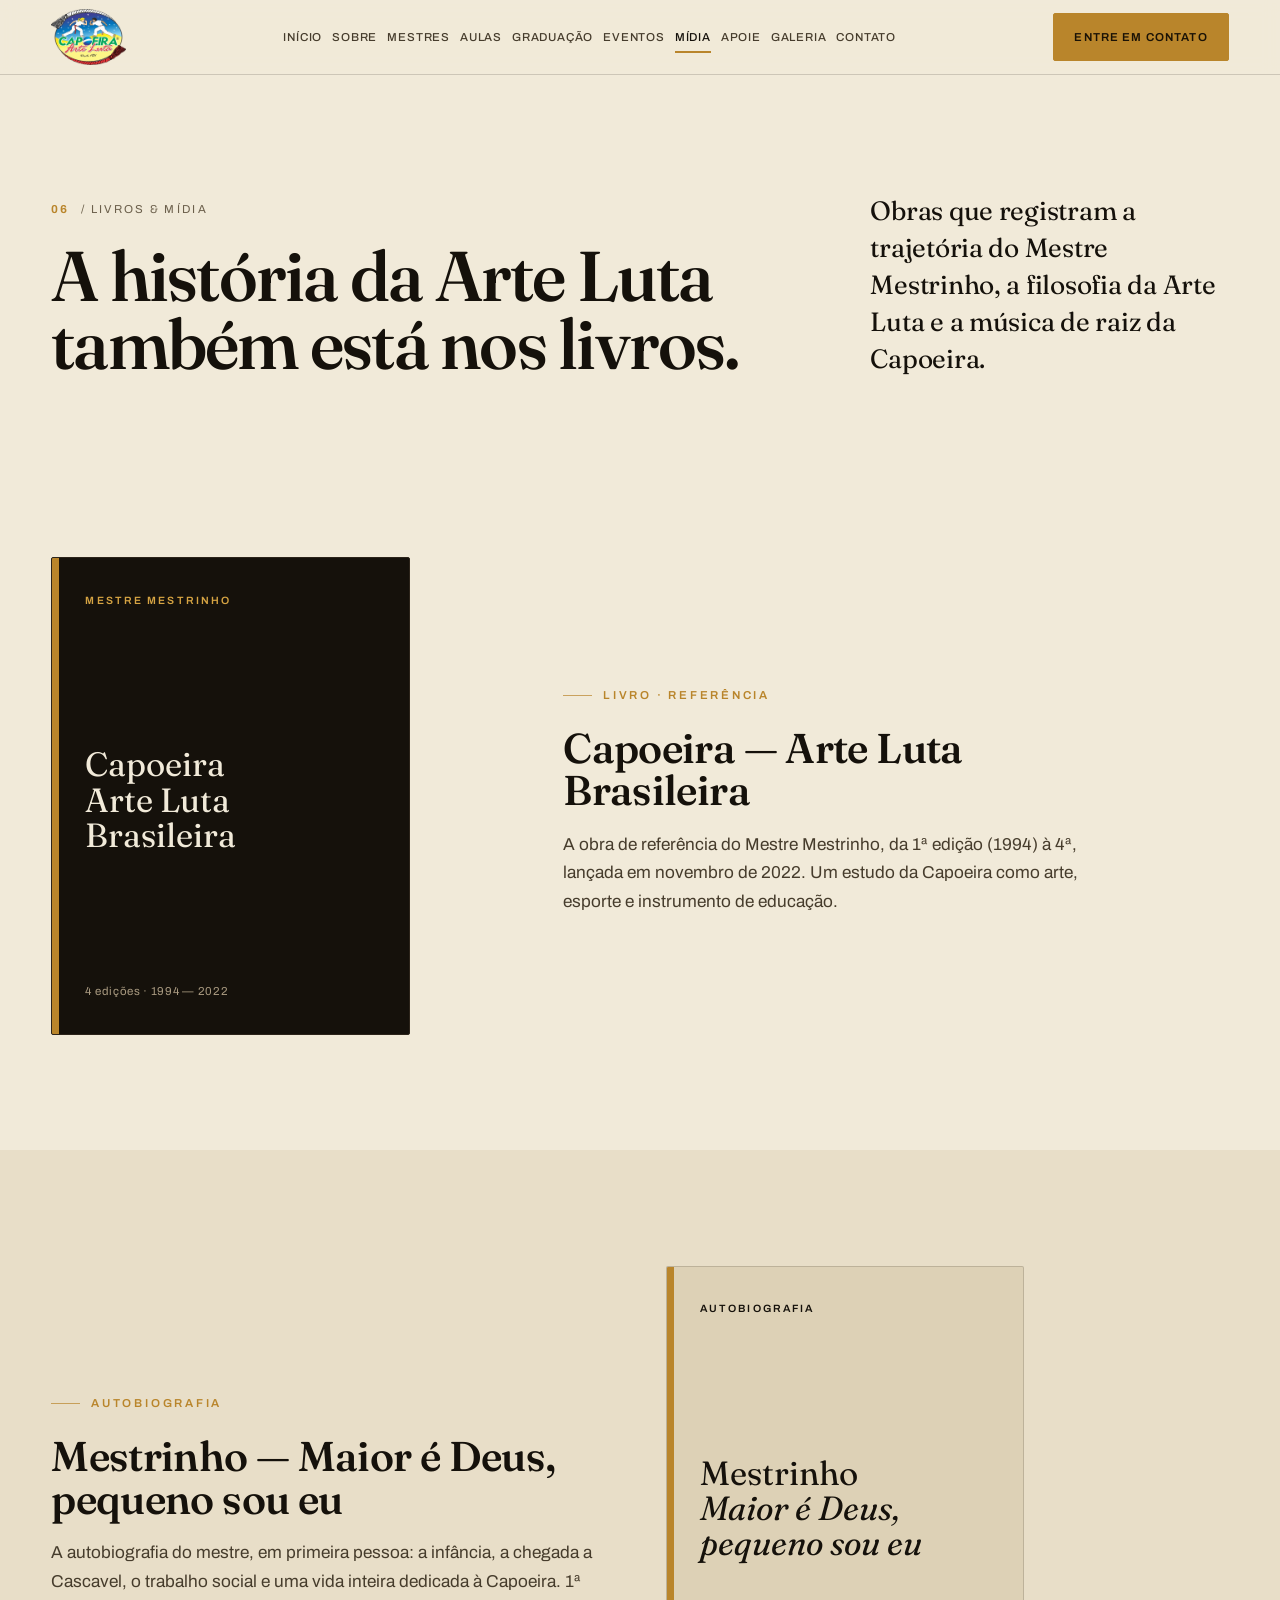
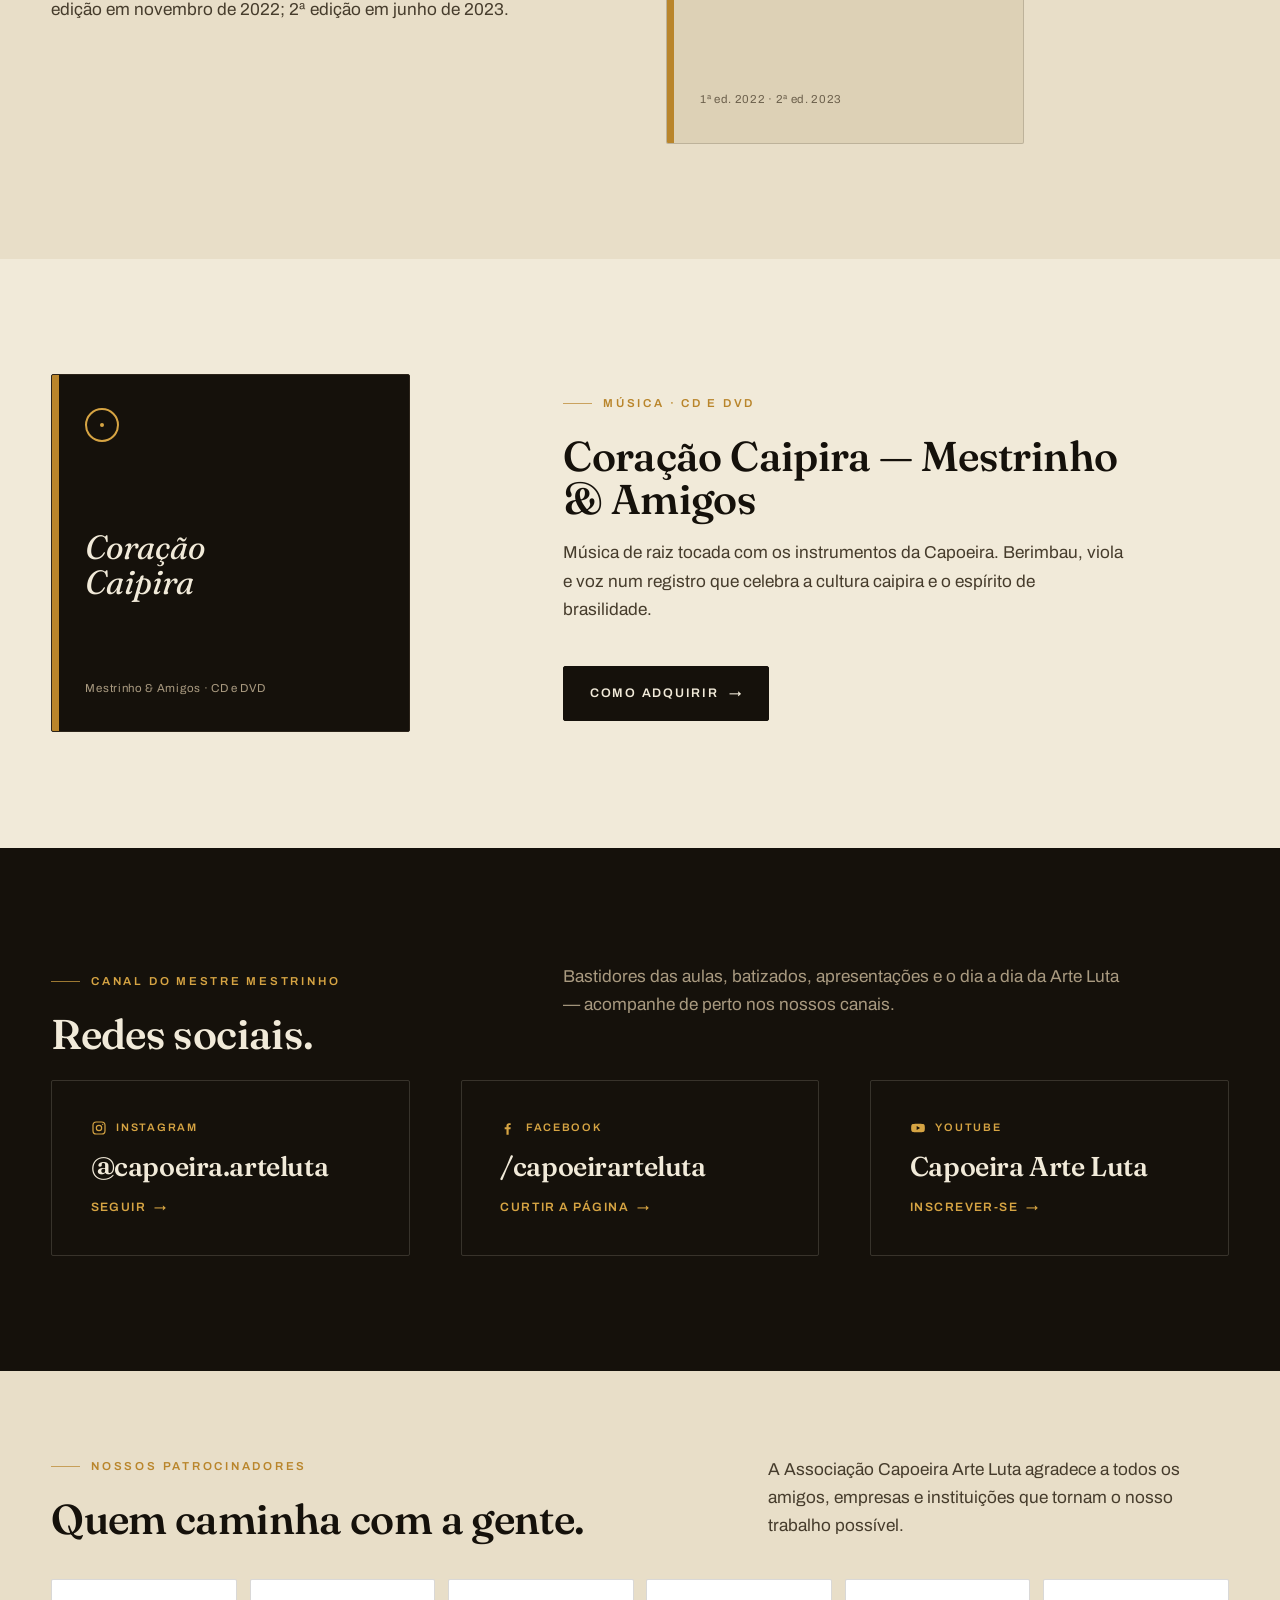
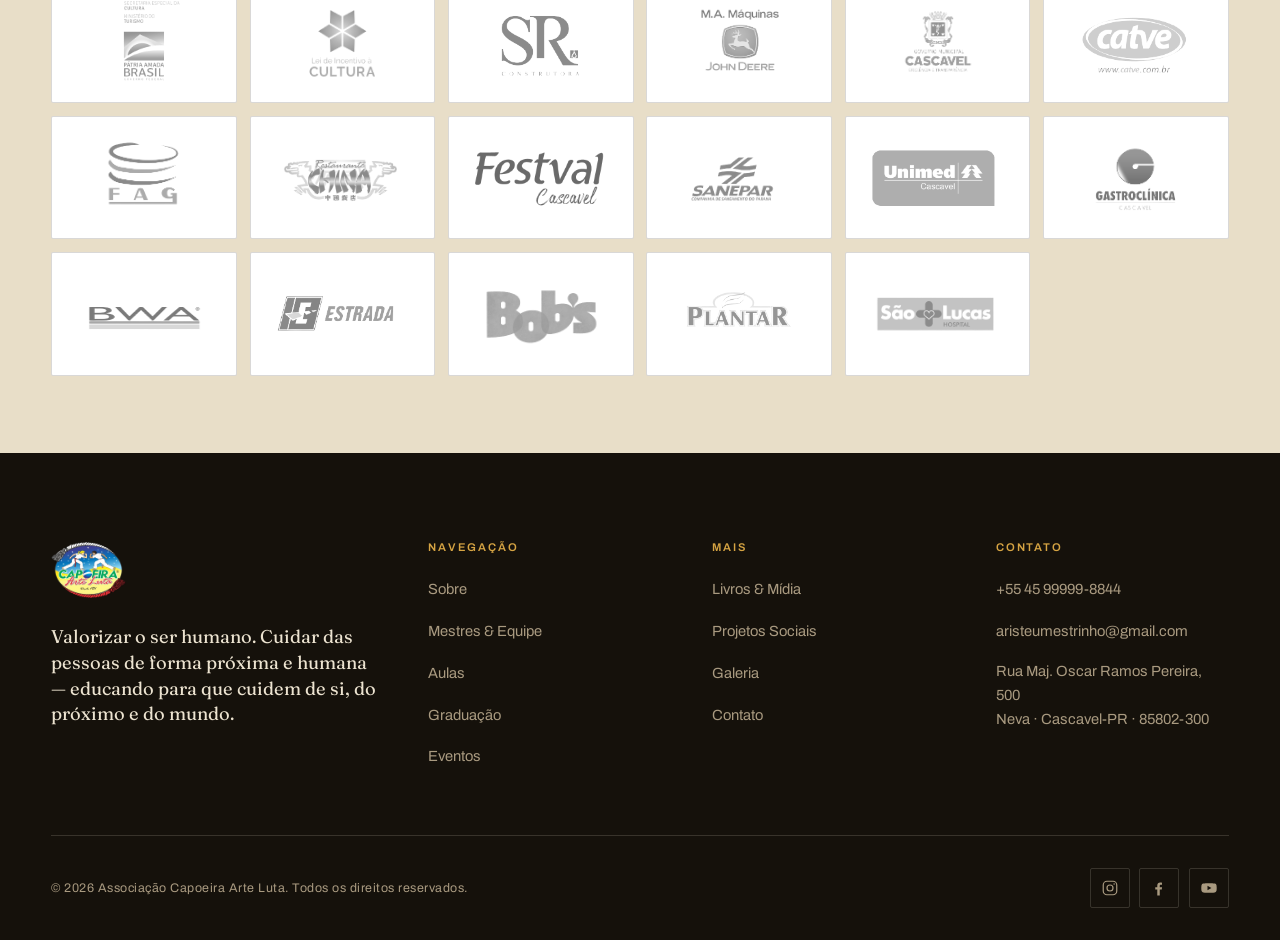
<file: capoeira-html/midia.html>
<!DOCTYPE html>
<html lang="pt-BR">
<head>
<meta charset="UTF-8" />
<meta name="viewport" content="width=device-width, initial-scale=1.0" />
<title>Livros &amp; Mídia — A história da Arte Luta nos livros | Capoeira Arte Luta</title>
<meta name="description" content="Os livros do Mestre Mestrinho — Capoeira Arte Luta Brasileira e a autobiografia — e o CD/DVD Coração Caipira. A memória da Arte Luta registrada." />
<link rel="icon" href="assets/favicon.svg" type="image/svg+xml" />
<link rel="preconnect" href="https://fonts.googleapis.com" />
<link rel="preconnect" href="https://fonts.gstatic.com" crossorigin />
<link href="https://fonts.googleapis.com/css2?family=Archivo:wght@400;500;600;700&family=Fraunces:ital,opsz,wght@0,9..144,400;0,9..144,500;0,9..144,560;0,9..144,600;0,9..144,700;1,9..144,400;1,9..144,500&display=swap" rel="stylesheet" />
<link rel="stylesheet" href="css/style.css" />
<style>
  .bookcover{ position:relative; aspect-ratio:3/4; background:var(--ink); border-radius:var(--radius); padding:clamp(1.4rem,2.6vw,2.2rem); display:flex; flex-direction:column; justify-content:space-between; overflow:hidden; border:1px solid var(--ink-3); }
  .bookcover::after{ content:""; position:absolute; left:0; top:0; bottom:0; width:7px; background:var(--gold); }
  .bookcover--paper{ background:var(--paper-3); border-color:var(--line); }
  .bookcover--paper .bc-kicker,.bookcover--paper .bc-title,.bookcover--paper .bc-foot{ color:var(--ink); }
  .bc-kicker{ font-family:var(--sans); font-size:.66rem; font-weight:600; letter-spacing:.2em; text-transform:uppercase; color:var(--gold-2); }
  .bc-title{ font-family:var(--serif); font-size:clamp(1.4rem,1.1rem + 1.4vw,2.1rem); line-height:1.05; color:var(--paper); margin-top:.6rem; }
  .bc-foot{ font-family:var(--sans); font-size:.72rem; letter-spacing:.06em; color:var(--t-on-ink-mut); }
  .bookcover--paper .bc-foot{ color:var(--t-muted); }
  .bc-disc{ width:34px; height:34px; border-radius:50%; border:2px solid var(--gold-2); position:relative; }
  .bc-disc::after{ content:""; position:absolute; inset:13px; border-radius:50%; background:var(--gold-2); }
  .social-card{ display:flex; flex-direction:column; gap:1rem; min-height:170px; justify-content:space-between; text-decoration:none; }
  .social-card .sc-label{ font-family:var(--sans); font-size:.68rem; font-weight:600; letter-spacing:.16em; text-transform:uppercase; color:var(--gold-2); display:flex; align-items:center; gap:.6rem; }
  .social-card h3{ color:var(--paper); }
  .social-card .sc-go{ font-family:var(--sans); font-size:.76rem; font-weight:600; letter-spacing:.12em; text-transform:uppercase; color:var(--gold-2); display:inline-flex; gap:.5rem; align-items:center; transition:gap .35s var(--ease); }
  .social-card:hover .sc-go{ gap:.95rem; }
</style>
</head>
<body>
<a class="skip" href="#main">Pular para o conteúdo</a>

<header class="site-header">
  <div class="container container--wide">
    <div class="site-header__bar">
      <a class="brand" href="index.html" aria-label="Capoeira Arte Luta — início">
        <img class="brand__logo" src="assets/newimg/newlogo.webp" alt="Capoeira Arte Luta" />
      </a>
      <nav class="nav" aria-label="Principal">
        <a href="index.html">Início</a><a href="sobre.html">Sobre</a><a href="mestres.html">Mestres</a><a href="aulas.html">Aulas</a><a href="graduacao.html">Graduação</a><a href="eventos.html">Eventos</a><a href="midia.html" aria-current="page">Mídia</a><a href="apoie.html">Apoie</a><a href="galeria.html">Galeria</a><a href="contato.html">Contato</a>
      </nav>
      <div class="header-cta">
        <a class="btn btn--gold" href="contato.html">Entre em contato</a>
        <button class="icon-btn nav-toggle" data-menu-toggle aria-label="Abrir menu"><svg width="22" height="22" viewBox="0 0 22 22" fill="none" stroke="currentColor" stroke-width="1.6"><line x1="2" y1="6" x2="20" y2="6"/><line x1="2" y1="11" x2="20" y2="11"/><line x1="2" y1="16" x2="20" y2="16"/></svg></button>
      </div>
    </div>
  </div>
</header>

<div class="menu-overlay" data-menu aria-hidden="true">
  <div class="container">
    <div class="menu-overlay__top">
      <span class="brand"><svg class="brand__mark" viewBox="0 0 22 38" fill="none" stroke-width="1.7" stroke-linecap="round" aria-hidden="true"><path d="M6 3 C 16 12, 16 26, 6 35" /><line x1="6" y1="3" x2="6" y2="35" /><circle cx="6" cy="26" r="4" /></svg><span class="brand__txt"><span class="brand__name">Arte Luta</span><span class="brand__sub">Cascavel-PR</span></span></span>
      <button class="icon-btn" data-menu-close aria-label="Fechar menu"><svg width="22" height="22" viewBox="0 0 22 22" fill="none" stroke="currentColor" stroke-width="1.6"><line x1="4" y1="4" x2="18" y2="18"/><line x1="18" y1="4" x2="4" y2="18"/></svg></button>
    </div>
    <nav class="menu-list" aria-label="Menu">
      <a href="sobre.html"><span class="mi">01</span> Sobre</a><a href="mestres.html"><span class="mi">02</span> Mestres &amp; Equipe</a><a href="aulas.html"><span class="mi">03</span> Aulas</a><a href="graduacao.html"><span class="mi">04</span> Graduação</a><a href="eventos.html"><span class="mi">05</span> Eventos</a><a href="midia.html"><span class="mi">06</span> Livros &amp; Mídia</a><a href="apoie.html"><span class="mi">07</span> Projetos Sociais</a><a href="galeria.html"><span class="mi">08</span> Galeria</a><a href="contato.html"><span class="mi">09</span> Contato</a>
    </nav>
    <div class="menu-overlay__foot"><a href="https://wa.me/5545999998844">WhatsApp · 45 99999-8844</a><a href="mailto:aristeumestrinho@gmail.com">aristeumestrinho@gmail.com</a></div>
  </div>
</div>

<main id="main">

  <section class="section phero">
    <div class="container container--wide">
      <div class="grid cols-12" style="align-items:end;">
        <div class="c8 reveal">
          <p class="phero__index"><b>06</b> / Livros &amp; Mídia</p>
          <h1 class="display" style="font-size:clamp(2.3rem,1.6rem + 3.6vw,4.4rem);">A história da Arte Luta também está nos livros.</h1>
        </div>
        <div class="c4 reveal" data-d="1">
          <p class="phero__lead lead">Obras que registram a trajetória do Mestre Mestrinho, a filosofia da Arte Luta e a música de raiz da Capoeira.</p>
        </div>
      </div>
    </div>
  </section>

  <!-- LIVRO 1 -->
  <section class="section">
    <div class="container container--wide">
      <div class="grid cols-12" style="align-items:center;">
        <div class="c4 reveal">
          <div class="bookcover">
            <span class="bc-kicker">Mestre Mestrinho</span>
            <span class="bc-title">Capoeira<br />Arte Luta<br />Brasileira</span>
            <span class="bc-foot">4 edições · 1994 — 2022</span>
          </div>
        </div>
        <div class="c6 start6 reveal" data-d="1">
          <p class="eyebrow">Livro · Referência</p>
          <h2 class="h-lg">Capoeira — Arte Luta Brasileira</h2>
          <div class="stack maxr" style="margin-top:1.2rem;">
            <p>A obra de referência do Mestre Mestrinho, da 1ª edição (1994) à 4ª, lançada em novembro de 2022. Um estudo da Capoeira como arte, esporte e instrumento de educação.</p>
          </div>
        </div>
      </div>
    </div>
  </section>

  <!-- LIVRO 2 -->
  <section class="section bg-paper-2">
    <div class="container container--wide">
      <div class="grid cols-12" style="align-items:center;">
        <div class="c6 reveal">
          <p class="eyebrow">Autobiografia</p>
          <h2 class="h-lg">Mestrinho — Maior é Deus, pequeno sou eu</h2>
          <div class="stack maxr" style="margin-top:1.2rem;">
            <p>A autobiografia do mestre, em primeira pessoa: a infância, a chegada a Cascavel, o trabalho social e uma vida inteira dedicada à Capoeira. 1ª edição em novembro de 2022; 2ª edição em junho de 2023.</p>
          </div>
        </div>
        <div class="c4 start9 reveal" data-d="1">
          <div class="bookcover bookcover--paper">
            <span class="bc-kicker">Autobiografia</span>
            <span class="bc-title">Mestrinho<br /><em style="font-weight:400;">Maior é Deus,<br />pequeno sou eu</em></span>
            <span class="bc-foot">1ª ed. 2022 · 2ª ed. 2023</span>
          </div>
        </div>
      </div>
    </div>
  </section>

  <!-- CD/DVD -->
  <section class="section">
    <div class="container container--wide">
      <div class="grid cols-12" style="align-items:center;">
        <div class="c4 reveal">
          <div class="bookcover" style="aspect-ratio:1/1;">
            <div class="bc-disc"></div>
            <span class="bc-title" style="font-style:italic;">Coração<br />Caipira</span>
            <span class="bc-foot">Mestrinho &amp; Amigos · CD e DVD</span>
          </div>
        </div>
        <div class="c6 start6 reveal" data-d="1">
          <p class="eyebrow">Música · CD e DVD</p>
          <h2 class="h-lg">Coração Caipira — Mestrinho &amp; Amigos</h2>
          <div class="stack maxr" style="margin-top:1.2rem;">
            <p>Música de raiz tocada com os instrumentos da Capoeira. Berimbau, viola e voz num registro que celebra a cultura caipira e o espírito de brasilidade.</p>
          </div>
          <div class="mt-cta"><a class="btn btn--ink" href="https://wa.me/5545999998844" target="_blank" rel="noopener">Como adquirir <span class="arw" aria-hidden="true">→</span></a></div>
        </div>
      </div>
    </div>
  </section>

  <!-- REDES SOCIAIS -->
  <section class="section bg-ink">
    <div class="container container--wide">
      <div class="grid cols-12" style="margin-bottom:1rem;">
        <div class="c4 reveal">
          <p class="eyebrow">Canal do Mestre Mestrinho</p>
          <h2 class="h-lg" style="color:var(--paper);">Redes sociais.</h2>
        </div>
        <div class="c6 start6 reveal" data-d="1">
          <p class="maxr" style="color:var(--t-on-ink-mut);">Bastidores das aulas, batizados, apresentações e o dia a dia da Arte Luta — acompanhe de perto nos nossos canais.</p>
        </div>
      </div>
      <div class="grid cols-12 reveal" data-d="1" style="margin-top:1.5rem;">
        <a class="c4 eblock social-card" href="https://www.instagram.com/capoeira.arteluta/" target="_blank" rel="noopener">
          <span class="sc-label"><svg width="16" height="16" viewBox="0 0 24 24" fill="none" stroke="currentColor" stroke-width="1.8" aria-hidden="true"><rect x="3" y="3" width="18" height="18" rx="5"/><circle cx="12" cy="12" r="4"/><circle cx="17.5" cy="6.5" r="1" fill="currentColor" stroke="none"/></svg> Instagram</span>
          <h3 class="h-md">@capoeira.arteluta</h3>
          <span class="sc-go">Seguir <span aria-hidden="true">→</span></span>
        </a>
        <a class="c4 eblock social-card" href="https://www.facebook.com/capoeirarteluta/" target="_blank" rel="noopener">
          <span class="sc-label"><svg width="16" height="16" viewBox="0 0 24 24" fill="currentColor" aria-hidden="true"><path d="M13 22v-8h2.7l.4-3H13V9c0-.9.3-1.5 1.6-1.5H16V4.9C15.6 4.8 14.6 4.8 13.5 4.8 11.2 4.8 9.7 6.2 9.7 8.7V11H7v3h2.7v8z"/></svg> Facebook</span>
          <h3 class="h-md">/capoeirarteluta</h3>
          <span class="sc-go">Curtir a página <span aria-hidden="true">→</span></span>
        </a>
        <a class="c4 eblock social-card" href="https://www.youtube.com/Capoeiraartelutacvel" target="_blank" rel="noopener">
          <span class="sc-label"><svg width="16" height="16" viewBox="0 0 24 24" fill="currentColor" aria-hidden="true"><path d="M22 8.2a3 3 0 0 0-2.1-2.1C18 5.6 12 5.6 12 5.6s-6 0-7.9.5A3 3 0 0 0 2 8.2 31 31 0 0 0 1.7 12 31 31 0 0 0 2 15.8a3 3 0 0 0 2.1 2.1c1.9.5 7.9.5 7.9.5s6 0 7.9-.5a3 3 0 0 0 2.1-2.1A31 31 0 0 0 22.3 12 31 31 0 0 0 22 8.2zM10 15V9l5.2 3z"/></svg> YouTube</span>
          <h3 class="h-md">Capoeira Arte Luta</h3>
          <span class="sc-go">Inscrever-se <span aria-hidden="true">→</span></span>
        </a>
      </div>
    </div>
  </section>

  <!-- ============ PATROCINADORES ============ -->
  <section class="section section--tight bg-paper-2">
    <div class="container container--wide">
      <div class="grid cols-12" style="align-items:end;margin-bottom:clamp(1.8rem,3vw,2.6rem);">
        <div class="c6 reveal">
          <p class="eyebrow">Nossos patrocinadores</p>
          <h2 class="h-lg">Quem caminha com a gente.</h2>
        </div>
        <div class="c5 start8 reveal" data-d="1">
          <p class="maxr">A Associação Capoeira Arte Luta agradece a todos os amigos, empresas e instituições que tornam o nosso trabalho possível.</p>
        </div>
      </div>
      <div class="sponsors-grid reveal" data-d="1">
        <div class="sponsor"><img src="assets/img/sponsors/sponsor-01.png" alt="Patrocinador da Capoeira Arte Luta" loading="lazy" /></div>
        <div class="sponsor"><img src="assets/img/sponsors/sponsor-02.png" alt="Patrocinador da Capoeira Arte Luta" loading="lazy" /></div>
        <div class="sponsor"><img src="assets/img/sponsors/sponsor-03.png" alt="Patrocinador da Capoeira Arte Luta" loading="lazy" /></div>
        <div class="sponsor"><img src="assets/img/sponsors/sponsor-04.png" alt="Patrocinador da Capoeira Arte Luta" loading="lazy" /></div>
        <div class="sponsor"><img src="assets/img/sponsors/sponsor-05.png" alt="Patrocinador da Capoeira Arte Luta" loading="lazy" /></div>
        <div class="sponsor"><img src="assets/img/sponsors/sponsor-06.png" alt="Patrocinador da Capoeira Arte Luta" loading="lazy" /></div>
        <div class="sponsor"><img src="assets/img/sponsors/sponsor-07.png" alt="Patrocinador da Capoeira Arte Luta" loading="lazy" /></div>
        <div class="sponsor"><img src="assets/img/sponsors/sponsor-08.png" alt="Patrocinador da Capoeira Arte Luta" loading="lazy" /></div>
        <div class="sponsor"><img src="assets/img/sponsors/sponsor-09.png" alt="Patrocinador da Capoeira Arte Luta" loading="lazy" /></div>
        <div class="sponsor"><img src="assets/img/sponsors/sponsor-10.png" alt="Patrocinador da Capoeira Arte Luta" loading="lazy" /></div>
        <div class="sponsor"><img src="assets/img/sponsors/sponsor-11.png" alt="Patrocinador da Capoeira Arte Luta" loading="lazy" /></div>
        <div class="sponsor"><img src="assets/img/sponsors/sponsor-12.png" alt="Patrocinador da Capoeira Arte Luta" loading="lazy" /></div>
        <div class="sponsor"><img src="assets/img/sponsors/sponsor-13.png" alt="Patrocinador da Capoeira Arte Luta" loading="lazy" /></div>
        <div class="sponsor"><img src="assets/img/sponsors/sponsor-14.png" alt="Patrocinador da Capoeira Arte Luta" loading="lazy" /></div>
        <div class="sponsor"><img src="assets/img/sponsors/sponsor-15.png" alt="Patrocinador da Capoeira Arte Luta" loading="lazy" /></div>
        <div class="sponsor"><img src="assets/img/sponsors/sponsor-16.png" alt="Patrocinador da Capoeira Arte Luta" loading="lazy" /></div>
        <div class="sponsor"><img src="assets/img/sponsors/sponsor-17.png" alt="Patrocinador da Capoeira Arte Luta" loading="lazy" /></div>
      </div>
    </div>
  </section>

</main>

<footer class="site-footer">
  <div class="container container--wide">
    <div class="footer-top">
      <div class="footer-brand">
        <span class="brand"><img class="brand__logo" src="assets/newimg/newlogo.webp" alt="Capoeira Arte Luta" /></span>
        <p class="footer-mission">Valorizar o ser humano. Cuidar das pessoas de forma próxima e humana — educando para que cuidem de si, do próximo e do mundo.</p>
      </div>
      <div class="fcol"><h4>Navegação</h4><ul><li><a href="sobre.html">Sobre</a></li><li><a href="mestres.html">Mestres &amp; Equipe</a></li><li><a href="aulas.html">Aulas</a></li><li><a href="graduacao.html">Graduação</a></li><li><a href="eventos.html">Eventos</a></li></ul></div>
      <div class="fcol"><h4>Mais</h4><ul><li><a href="midia.html">Livros &amp; Mídia</a></li><li><a href="apoie.html">Projetos Sociais</a></li><li><a href="galeria.html">Galeria</a></li><li><a href="contato.html">Contato</a></li></ul></div>
      <div class="fcol"><h4>Contato</h4><ul><li><a href="https://wa.me/5545999998844">+55 45 99999-8844</a></li><li><a href="mailto:aristeumestrinho@gmail.com">aristeumestrinho@gmail.com</a></li><li><p>Rua Maj. Oscar Ramos Pereira, 500<br />Neva · Cascavel-PR · 85802-300</p></li></ul></div>
    </div>
    <div class="footer-bottom">
      <span>© <span data-year>2026</span> Associação Capoeira Arte Luta. Todos os direitos reservados.</span>
      <div class="social">
        <a href="https://www.instagram.com/capoeira.arteluta/" aria-label="Instagram" target="_blank" rel="noopener"><svg width="18" height="18" viewBox="0 0 24 24" fill="none" stroke="currentColor" stroke-width="1.6"><rect x="3" y="3" width="18" height="18" rx="5"/><circle cx="12" cy="12" r="4"/><circle cx="17.5" cy="6.5" r="1" fill="currentColor" stroke="none"/></svg></a>
        <a href="https://www.facebook.com/capoeirarteluta/" aria-label="Facebook" target="_blank" rel="noopener"><svg width="18" height="18" viewBox="0 0 24 24" fill="currentColor"><path d="M13 22v-8h2.7l.4-3H13V9c0-.9.3-1.5 1.6-1.5H16V4.9C15.6 4.8 14.6 4.8 13.5 4.8 11.2 4.8 9.7 6.2 9.7 8.7V11H7v3h2.7v8z"/></svg></a>
        <a href="https://www.youtube.com/Capoeiraartelutacvel" aria-label="YouTube" target="_blank" rel="noopener"><svg width="18" height="18" viewBox="0 0 24 24" fill="currentColor"><path d="M22 8.2a3 3 0 0 0-2.1-2.1C18 5.6 12 5.6 12 5.6s-6 0-7.9.5A3 3 0 0 0 2 8.2 31 31 0 0 0 1.7 12 31 31 0 0 0 2 15.8a3 3 0 0 0 2.1 2.1c1.9.5 7.9.5 7.9.5s6 0 7.9-.5a3 3 0 0 0 2.1-2.1A31 31 0 0 0 22.3 12 31 31 0 0 0 22 8.2zM10 15V9l5.2 3z"/></svg></a>
      </div>
    </div>
  </div>
</footer>

<button type="button" class="back-to-top" data-back-to-top aria-label="Voltar ao topo" title="Voltar ao topo">
  <svg width="16" height="16" viewBox="0 0 18 18" fill="none" stroke="currentColor" stroke-width="2" stroke-linecap="round" stroke-linejoin="round" aria-hidden="true"><path d="M9 14V3M3.5 8.5 9 3l5.5 5.5" /></svg>
</button>

<script src="js/main.js"></script>
</body>
</html>
</file>
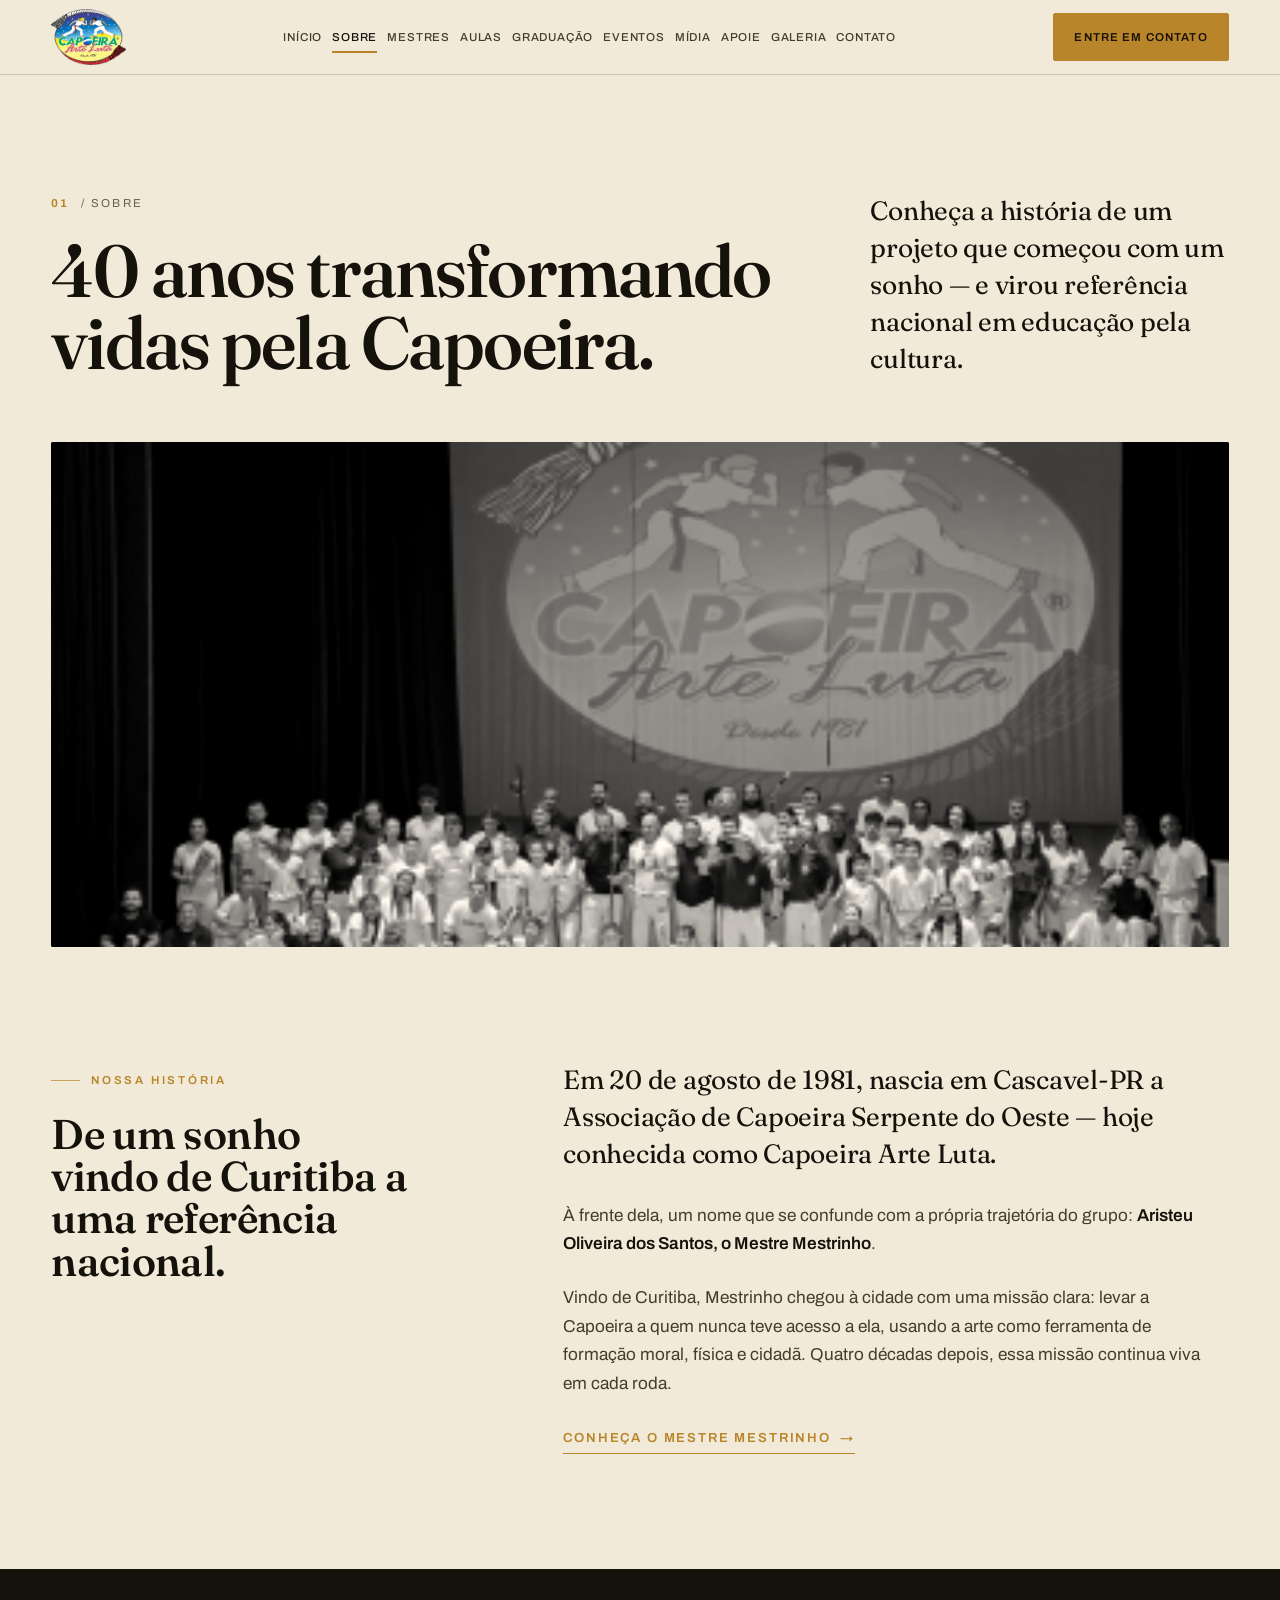
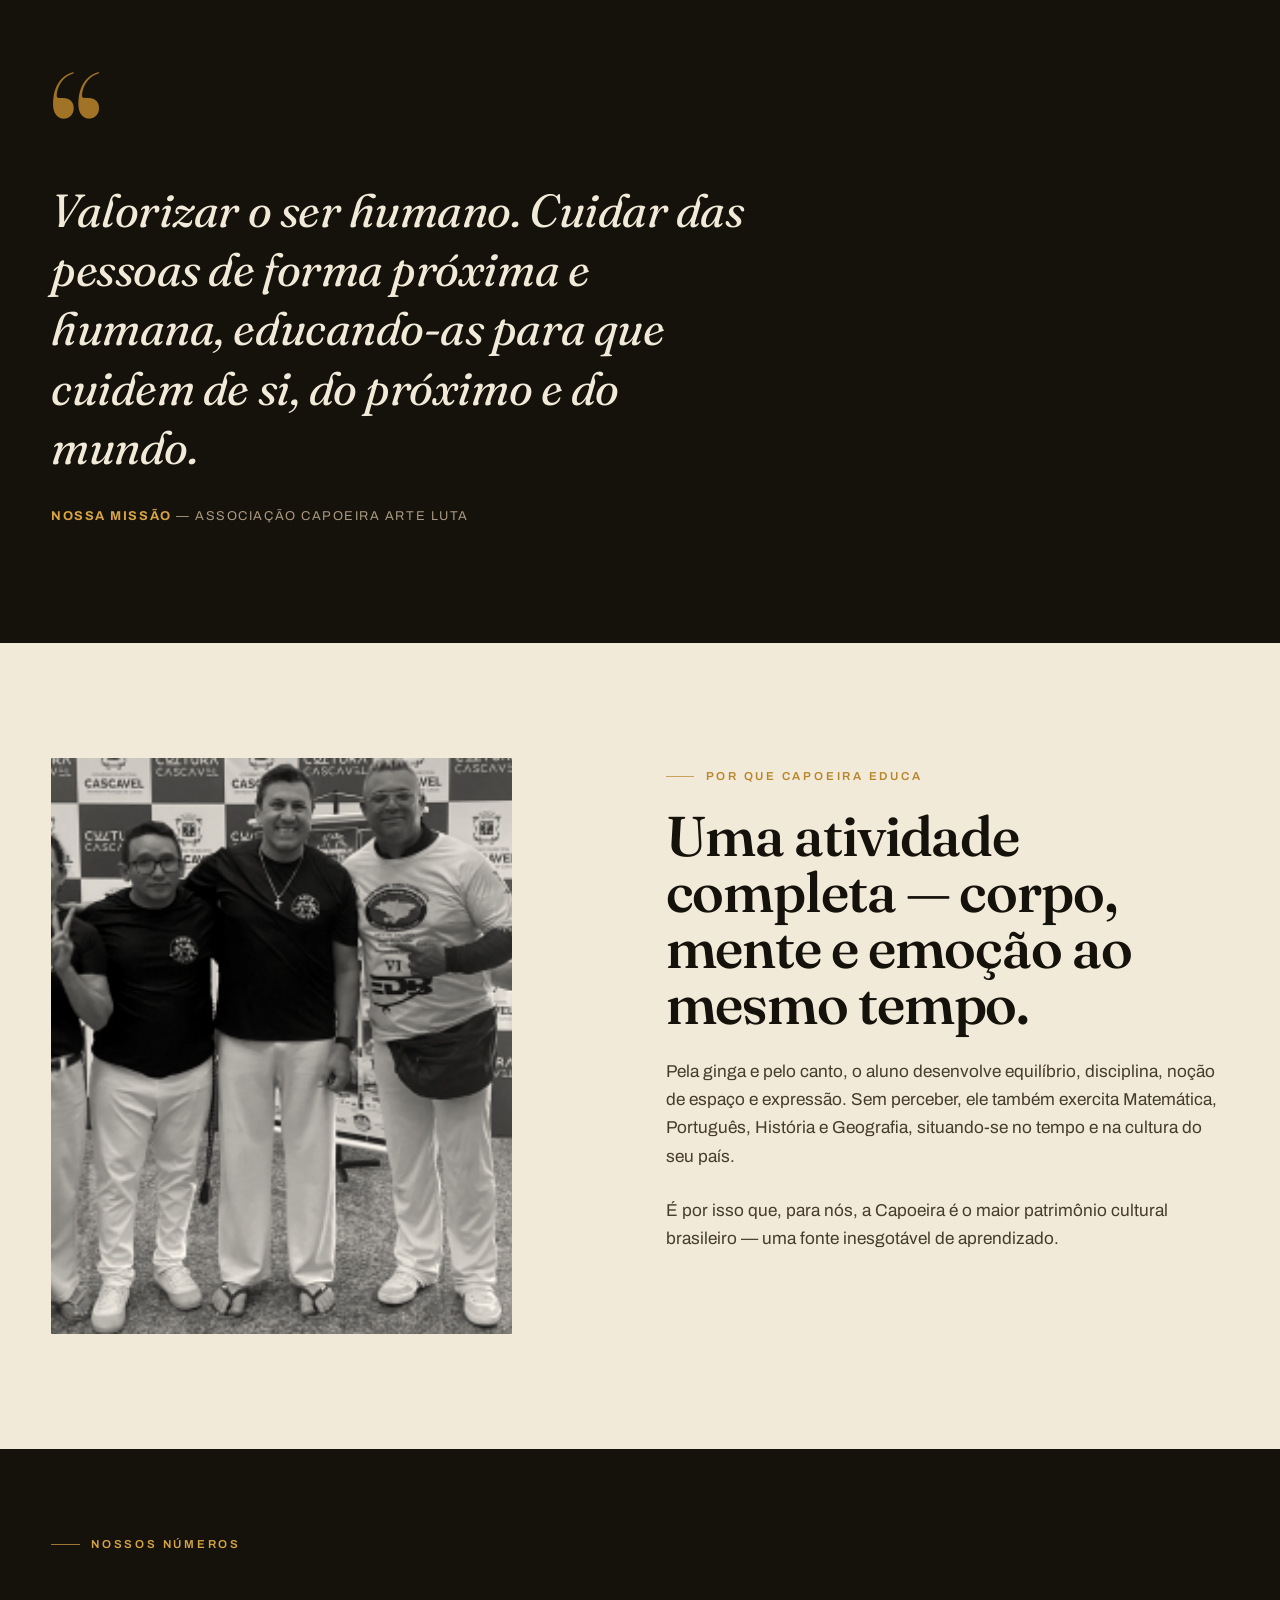
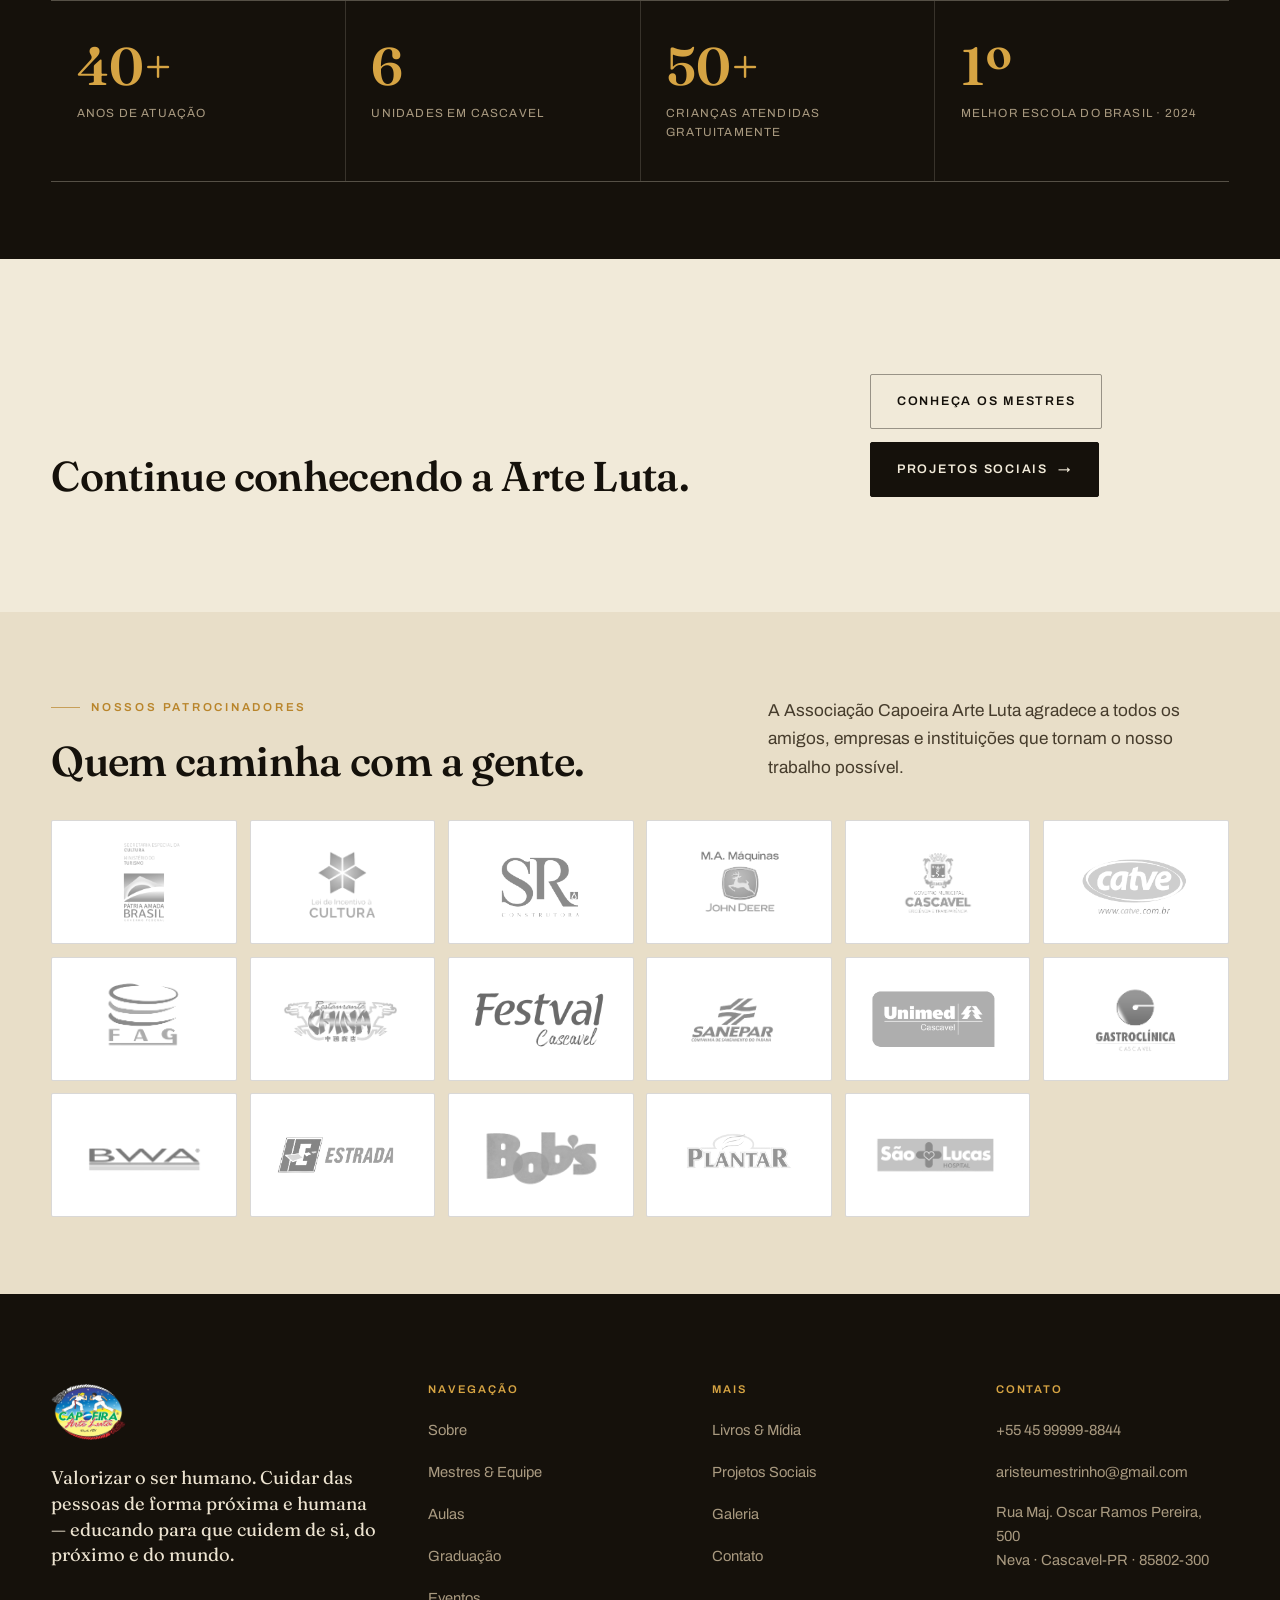
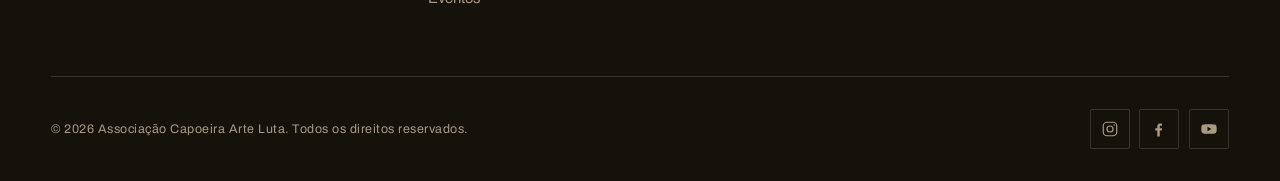
<file: capoeira-html/sobre.html>
<!DOCTYPE html>
<html lang="pt-BR">
<head>
<meta charset="UTF-8" />
<meta name="viewport" content="width=device-width, initial-scale=1.0" />
<title>Sobre — 40 anos transformando vidas pela Capoeira | Capoeira Arte Luta</title>
<meta name="description" content="A história da Associação Capoeira Arte Luta, fundada em 1981 em Cascavel-PR pelo Mestre Mestrinho. Uma missão de educar pela cultura há mais de quatro décadas." />
<link rel="icon" href="assets/favicon.svg" type="image/svg+xml" />
<link rel="preconnect" href="https://fonts.googleapis.com" />
<link rel="preconnect" href="https://fonts.gstatic.com" crossorigin />
<link href="https://fonts.googleapis.com/css2?family=Archivo:wght@400;500;600;700&family=Fraunces:ital,opsz,wght@0,9..144,400;0,9..144,500;0,9..144,560;0,9..144,600;0,9..144,700;1,9..144,400;1,9..144,500&display=swap" rel="stylesheet" />
<link rel="stylesheet" href="css/style.css" />
</head>
<body>
<a class="skip" href="#main">Pular para o conteúdo</a>

<header class="site-header">
  <div class="container container--wide">
    <div class="site-header__bar">
      <a class="brand" href="index.html" aria-label="Capoeira Arte Luta — início">
        <img class="brand__logo" src="assets/newimg/newlogo.webp" alt="Capoeira Arte Luta" />
      </a>
      <nav class="nav" aria-label="Principal">
        <a href="index.html">Início</a>
        <a href="sobre.html" aria-current="page">Sobre</a>
        <a href="mestres.html">Mestres</a>
        <a href="aulas.html">Aulas</a>
        <a href="graduacao.html">Graduação</a>
        <a href="eventos.html">Eventos</a>
        <a href="midia.html">Mídia</a>
        <a href="apoie.html">Apoie</a>
        <a href="galeria.html">Galeria</a>
        <a href="contato.html">Contato</a>
      </nav>
      <div class="header-cta">
        <a class="btn btn--gold" href="contato.html">Entre em contato</a>
        <button class="icon-btn nav-toggle" data-menu-toggle aria-label="Abrir menu"><svg width="22" height="22" viewBox="0 0 22 22" fill="none" stroke="currentColor" stroke-width="1.6"><line x1="2" y1="6" x2="20" y2="6"/><line x1="2" y1="11" x2="20" y2="11"/><line x1="2" y1="16" x2="20" y2="16"/></svg></button>
      </div>
    </div>
  </div>
</header>

<div class="menu-overlay" data-menu aria-hidden="true">
  <div class="container">
    <div class="menu-overlay__top">
      <span class="brand"><svg class="brand__mark" viewBox="0 0 22 38" fill="none" stroke-width="1.7" stroke-linecap="round" aria-hidden="true"><path d="M6 3 C 16 12, 16 26, 6 35" /><line x1="6" y1="3" x2="6" y2="35" /><circle cx="6" cy="26" r="4" /></svg><span class="brand__txt"><span class="brand__name">Arte Luta</span><span class="brand__sub">Cascavel-PR</span></span></span>
      <button class="icon-btn" data-menu-close aria-label="Fechar menu"><svg width="22" height="22" viewBox="0 0 22 22" fill="none" stroke="currentColor" stroke-width="1.6"><line x1="4" y1="4" x2="18" y2="18"/><line x1="18" y1="4" x2="4" y2="18"/></svg></button>
    </div>
    <nav class="menu-list" aria-label="Menu">
      <a href="sobre.html"><span class="mi">01</span> Sobre</a>
      <a href="mestres.html"><span class="mi">02</span> Mestres &amp; Equipe</a>
      <a href="aulas.html"><span class="mi">03</span> Aulas</a>
      <a href="graduacao.html"><span class="mi">04</span> Graduação</a>
      <a href="eventos.html"><span class="mi">05</span> Eventos</a>
      <a href="midia.html"><span class="mi">06</span> Livros &amp; Mídia</a>
      <a href="apoie.html"><span class="mi">07</span> Projetos Sociais</a>
      <a href="galeria.html"><span class="mi">08</span> Galeria</a>
      <a href="contato.html"><span class="mi">09</span> Contato</a>
    </nav>
    <div class="menu-overlay__foot">
      <a href="https://wa.me/5545999998844">WhatsApp · 45 99999-8844</a>
      <a href="mailto:aristeumestrinho@gmail.com">aristeumestrinho@gmail.com</a>
    </div>
  </div>
</div>

<main id="main">

  <!-- PAGE HERO -->
  <section class="section phero">
    <div class="container container--wide">
      <div class="grid cols-12" style="align-items:end;">
        <div class="c8 reveal">
          <p class="phero__index"><b>01</b> / Sobre</p>
          <h1 class="display" style="font-size:clamp(2.4rem,1.6rem + 4vw,4.6rem);">40 anos transformando vidas pela Capoeira.</h1>
        </div>
        <div class="c4 reveal" data-d="1">
          <p class="phero__lead lead">Conheça a história de um projeto que começou com um sonho — e virou referência nacional em educação pela cultura.</p>
        </div>
      </div>
    </div>
  </section>

  <!-- WIDE IMAGE -->
  <section class="reveal">
    <div class="container container--wide">
      <div class="figure figure--static" style="aspect-ratio:21/9;">
        <img class="treat" src="assets/img/cover.png" alt="Grande grupo da Capoeira Arte Luta reunido em cerimônia no palco" />
      </div>
    </div>
  </section>

  <!-- NOSSA HISTÓRIA -->
  <section class="section">
    <div class="container container--wide">
      <div class="grid cols-12">
        <div class="c4 reveal">
          <p class="eyebrow">Nossa história</p>
          <h2 class="h-lg">De um sonho vindo de Curitiba a uma referência nacional.</h2>
        </div>
        <div class="c7 start6 reveal" data-d="1">
          <div class="stack maxr">
            <p class="lead">Em 20 de agosto de 1981, nascia em Cascavel-PR a Associação de Capoeira Serpente do Oeste — hoje conhecida como Capoeira Arte Luta.</p>
            <p>À frente dela, um nome que se confunde com a própria trajetória do grupo: <strong>Aristeu Oliveira dos Santos, o Mestre Mestrinho</strong>.</p>
            <p>Vindo de Curitiba, Mestrinho chegou à cidade com uma missão clara: levar a Capoeira a quem nunca teve acesso a ela, usando a arte como ferramenta de formação moral, física e cidadã. Quatro décadas depois, essa missão continua viva em cada roda.</p>
            <p><a class="tlink" href="mestres.html">Conheça o Mestre Mestrinho <span aria-hidden="true">→</span></a></p>
          </div>
        </div>
      </div>
    </div>
  </section>

  <!-- MISSÃO (ink quote) -->
  <section class="section bg-ink">
    <div class="container">
      <div class="pquote reveal">
        <span class="pquote__mark" aria-hidden="true">“</span>
        <blockquote>Valorizar o ser humano. Cuidar das pessoas de forma próxima e humana, educando-as para que cuidem de si, do próximo e do mundo.</blockquote>
        <p class="pquote__by"><b>Nossa missão</b> — Associação Capoeira Arte Luta</p>
      </div>
    </div>
  </section>

  <!-- POR QUE CAPOEIRA EDUCA -->
  <section class="section">
    <div class="container container--wide">
      <div class="grid cols-12" style="align-items:start;">
        <div class="c5 reveal">
          <div class="figure" style="aspect-ratio:4/5;"><img class="treat" src="assets/img/tietagem.png" alt="Integrantes da Capoeira Arte Luta em evento cultural" /></div>
        </div>
        <div class="c6 start7 reveal" data-d="1">
          <p class="eyebrow">Por que Capoeira educa</p>
          <h2 class="h-xl">Uma atividade completa — corpo, mente e emoção ao mesmo tempo.</h2>
          <div class="stack maxr" style="margin-top:1.6rem;">
            <p>Pela ginga e pelo canto, o aluno desenvolve equilíbrio, disciplina, noção de espaço e expressão. Sem perceber, ele também exercita Matemática, Português, História e Geografia, situando-se no tempo e na cultura do seu país.</p>
            <p>É por isso que, para nós, a Capoeira é o maior patrimônio cultural brasileiro — uma fonte inesgotável de aprendizado.</p>
          </div>
        </div>
      </div>
    </div>
  </section>

  <!-- NÚMEROS -->
  <section class="section--tight section bg-ink">
    <div class="container container--wide">
      <p class="eyebrow reveal">Nossos números</p>
      <div class="statstrip reveal" data-d="1" style="margin-top:1.5rem;">
        <div><b>40+</b><span>Anos de atuação</span></div>
        <div><b>6</b><span>Unidades em Cascavel</span></div>
        <div><b>50+</b><span>Crianças atendidas gratuitamente</span></div>
        <div><b>1º</b><span>Melhor escola do Brasil · 2024</span></div>
      </div>
    </div>
  </section>

  <!-- CTA ROW -->
  <section class="section">
    <div class="container container--wide">
      <div class="grid cols-12" style="align-items:end;">
        <div class="c8 reveal"><h2 class="h-lg">Continue conhecendo a Arte Luta.</h2></div>
        <div class="c4 reveal" data-d="1" style="display:flex;gap:.8rem;flex-wrap:wrap;">
          <a class="btn btn--ghost" href="mestres.html">Conheça os mestres</a>
          <a class="btn btn--ink" href="apoie.html">Projetos sociais <span class="arw" aria-hidden="true">→</span></a>
        </div>
      </div>
    </div>
  </section>

  <!-- ============ PATROCINADORES ============ -->
  <section class="section section--tight bg-paper-2">
    <div class="container container--wide">
      <div class="grid cols-12" style="align-items:end;margin-bottom:clamp(1.8rem,3vw,2.6rem);">
        <div class="c6 reveal">
          <p class="eyebrow">Nossos patrocinadores</p>
          <h2 class="h-lg">Quem caminha com a gente.</h2>
        </div>
        <div class="c5 start8 reveal" data-d="1">
          <p class="maxr">A Associação Capoeira Arte Luta agradece a todos os amigos, empresas e instituições que tornam o nosso trabalho possível.</p>
        </div>
      </div>
      <div class="sponsors-grid reveal" data-d="1">
        <div class="sponsor"><img src="assets/img/sponsors/sponsor-01.png" alt="Patrocinador da Capoeira Arte Luta" loading="lazy" /></div>
        <div class="sponsor"><img src="assets/img/sponsors/sponsor-02.png" alt="Patrocinador da Capoeira Arte Luta" loading="lazy" /></div>
        <div class="sponsor"><img src="assets/img/sponsors/sponsor-03.png" alt="Patrocinador da Capoeira Arte Luta" loading="lazy" /></div>
        <div class="sponsor"><img src="assets/img/sponsors/sponsor-04.png" alt="Patrocinador da Capoeira Arte Luta" loading="lazy" /></div>
        <div class="sponsor"><img src="assets/img/sponsors/sponsor-05.png" alt="Patrocinador da Capoeira Arte Luta" loading="lazy" /></div>
        <div class="sponsor"><img src="assets/img/sponsors/sponsor-06.png" alt="Patrocinador da Capoeira Arte Luta" loading="lazy" /></div>
        <div class="sponsor"><img src="assets/img/sponsors/sponsor-07.png" alt="Patrocinador da Capoeira Arte Luta" loading="lazy" /></div>
        <div class="sponsor"><img src="assets/img/sponsors/sponsor-08.png" alt="Patrocinador da Capoeira Arte Luta" loading="lazy" /></div>
        <div class="sponsor"><img src="assets/img/sponsors/sponsor-09.png" alt="Patrocinador da Capoeira Arte Luta" loading="lazy" /></div>
        <div class="sponsor"><img src="assets/img/sponsors/sponsor-10.png" alt="Patrocinador da Capoeira Arte Luta" loading="lazy" /></div>
        <div class="sponsor"><img src="assets/img/sponsors/sponsor-11.png" alt="Patrocinador da Capoeira Arte Luta" loading="lazy" /></div>
        <div class="sponsor"><img src="assets/img/sponsors/sponsor-12.png" alt="Patrocinador da Capoeira Arte Luta" loading="lazy" /></div>
        <div class="sponsor"><img src="assets/img/sponsors/sponsor-13.png" alt="Patrocinador da Capoeira Arte Luta" loading="lazy" /></div>
        <div class="sponsor"><img src="assets/img/sponsors/sponsor-14.png" alt="Patrocinador da Capoeira Arte Luta" loading="lazy" /></div>
        <div class="sponsor"><img src="assets/img/sponsors/sponsor-15.png" alt="Patrocinador da Capoeira Arte Luta" loading="lazy" /></div>
        <div class="sponsor"><img src="assets/img/sponsors/sponsor-16.png" alt="Patrocinador da Capoeira Arte Luta" loading="lazy" /></div>
        <div class="sponsor"><img src="assets/img/sponsors/sponsor-17.png" alt="Patrocinador da Capoeira Arte Luta" loading="lazy" /></div>
      </div>
    </div>
  </section>

</main>

<footer class="site-footer">
  <div class="container container--wide">
    <div class="footer-top">
      <div class="footer-brand">
        <span class="brand"><img class="brand__logo" src="assets/newimg/newlogo.webp" alt="Capoeira Arte Luta" /></span>
        <p class="footer-mission">Valorizar o ser humano. Cuidar das pessoas de forma próxima e humana — educando para que cuidem de si, do próximo e do mundo.</p>
      </div>
      <div class="fcol"><h4>Navegação</h4><ul><li><a href="sobre.html">Sobre</a></li><li><a href="mestres.html">Mestres &amp; Equipe</a></li><li><a href="aulas.html">Aulas</a></li><li><a href="graduacao.html">Graduação</a></li><li><a href="eventos.html">Eventos</a></li></ul></div>
      <div class="fcol"><h4>Mais</h4><ul><li><a href="midia.html">Livros &amp; Mídia</a></li><li><a href="apoie.html">Projetos Sociais</a></li><li><a href="galeria.html">Galeria</a></li><li><a href="contato.html">Contato</a></li></ul></div>
      <div class="fcol"><h4>Contato</h4><ul><li><a href="https://wa.me/5545999998844">+55 45 99999-8844</a></li><li><a href="mailto:aristeumestrinho@gmail.com">aristeumestrinho@gmail.com</a></li><li><p>Rua Maj. Oscar Ramos Pereira, 500<br />Neva · Cascavel-PR · 85802-300</p></li></ul></div>
    </div>
    <div class="footer-bottom">
      <span>© <span data-year>2026</span> Associação Capoeira Arte Luta. Todos os direitos reservados.</span>
      <div class="social">
        <a href="https://www.instagram.com/capoeira.arteluta/" aria-label="Instagram" target="_blank" rel="noopener"><svg width="18" height="18" viewBox="0 0 24 24" fill="none" stroke="currentColor" stroke-width="1.6"><rect x="3" y="3" width="18" height="18" rx="5"/><circle cx="12" cy="12" r="4"/><circle cx="17.5" cy="6.5" r="1" fill="currentColor" stroke="none"/></svg></a>
        <a href="https://www.facebook.com/capoeirarteluta/" aria-label="Facebook" target="_blank" rel="noopener"><svg width="18" height="18" viewBox="0 0 24 24" fill="currentColor"><path d="M13 22v-8h2.7l.4-3H13V9c0-.9.3-1.5 1.6-1.5H16V4.9C15.6 4.8 14.6 4.8 13.5 4.8 11.2 4.8 9.7 6.2 9.7 8.7V11H7v3h2.7v8z"/></svg></a>
        <a href="https://www.youtube.com/Capoeiraartelutacvel" aria-label="YouTube" target="_blank" rel="noopener"><svg width="18" height="18" viewBox="0 0 24 24" fill="currentColor"><path d="M22 8.2a3 3 0 0 0-2.1-2.1C18 5.6 12 5.6 12 5.6s-6 0-7.9.5A3 3 0 0 0 2 8.2 31 31 0 0 0 1.7 12 31 31 0 0 0 2 15.8a3 3 0 0 0 2.1 2.1c1.9.5 7.9.5 7.9.5s6 0 7.9-.5a3 3 0 0 0 2.1-2.1A31 31 0 0 0 22.3 12 31 31 0 0 0 22 8.2zM10 15V9l5.2 3z"/></svg></a>
      </div>
    </div>
  </div>
</footer>

<button type="button" class="back-to-top" data-back-to-top aria-label="Voltar ao topo" title="Voltar ao topo">
  <svg width="16" height="16" viewBox="0 0 18 18" fill="none" stroke="currentColor" stroke-width="2" stroke-linecap="round" stroke-linejoin="round" aria-hidden="true"><path d="M9 14V3M3.5 8.5 9 3l5.5 5.5" /></svg>
</button>

<script src="js/main.js"></script>
</body>
</html>
</file>
<file: capoeira-html/css/style.css>
/* =================================================================
   CAPOEIRA ARTE LUTA — Design System
   High-contrast editorial · ink / bone / berimbau-gold
   ================================================================= */

/* ---------- Tokens ---------- */
:root{
  /* core palette */
  --ink:        #15110b;   /* warm near-black */
  --ink-2:      #1f1810;   /* lifted ink for panels */
  --ink-3:      #2c241a;   /* hairlines on dark */
  --paper:      #f1ead9;   /* bone white, warm */
  --paper-2:    #e8dec8;   /* deeper bone, alternating */
  --paper-3:    #ddd1b6;   /* deepest bone */
  --gold:       #b9852b;   /* berimbau gold */
  --gold-2:     #d6a443;   /* bright gold on dark */
  --blood:      #6f2a20;   /* rare oxblood accent (corda vermelha) */

  /* text */
  --t-strong:   #15110b;
  --t-body:     #463c2c;
  --t-muted:    #6c604c;
  --t-on-ink:   #ece3d0;
  --t-on-ink-mut:#a99a80;

  /* lines */
  --line:       rgba(21,17,11,.16);
  --line-soft:  rgba(21,17,11,.10);
  --line-ink:   rgba(236,227,208,.16);

  /* type */
  --serif: "Fraunces", Georgia, "Times New Roman", serif;
  --sans:  "Archivo", "Helvetica Neue", Arial, sans-serif;

  /* metrics */
  --container: 1280px;
  --reading: 64ch;
  --gutter: clamp(1.25rem, 4vw, 3.5rem);
  --section-y: clamp(4.5rem, 9vw, 8.5rem);
  --radius: 2px;
  --ease: cubic-bezier(.22,.61,.36,1);
}

/* ---------- Reset ---------- */
*,*::before,*::after{ box-sizing:border-box; }
html{ -webkit-text-size-adjust:100%; scroll-behavior:smooth; }
@media (prefers-reduced-motion: reduce){ html{ scroll-behavior:auto; } }
body{
  margin:0;
  background:var(--paper);
  color:var(--t-body);
  font-family:var(--sans);
  font-size:clamp(1rem,.97rem + .2vw,1.075rem);
  line-height:1.65;
  font-weight:400;
  -webkit-font-smoothing:antialiased;
  text-rendering:optimizeLegibility;
  overflow-x:hidden;
}
img,svg,video{ display:block; max-width:100%; height:auto; }
a{ color:inherit; text-decoration:none; }
button{ font-family:inherit; }
ul[class]{ list-style:none; margin:0; padding:0; }
::selection{ background:var(--ink); color:var(--paper); }

/* ---------- Typography ---------- */
h1,h2,h3,h4{
  font-family:var(--serif);
  color:var(--t-strong);
  font-weight:560;
  line-height:1.02;
  letter-spacing:-.015em;
  margin:0;
  font-optical-sizing:auto;
}
.display{
  font-size:clamp(2.7rem,1.6rem + 5.2vw,5.4rem);
  font-weight:560;
  line-height:.97;
  letter-spacing:-.025em;
}
.h-xl{ font-size:clamp(2.1rem,1.4rem + 3vw,3.5rem); line-height:1.0; letter-spacing:-.02em; }
.h-lg{ font-size:clamp(1.7rem,1.2rem + 2vw,2.6rem); }
.h-md{ font-size:clamp(1.35rem,1.1rem + 1vw,1.7rem); }
p{ margin:0 0 1.1em; }
p:last-child{ margin-bottom:0; }
strong{ font-weight:600; color:var(--t-strong); }
em{ font-style:italic; }

.lead{
  font-family:var(--serif);
  font-size:clamp(1.25rem,1.05rem + 1vw,1.65rem);
  line-height:1.4;
  color:var(--t-strong);
  font-weight:400;
  letter-spacing:-.01em;
}

/* eyebrow / index labels */
.eyebrow{
  font-family:var(--sans);
  font-size:.72rem;
  font-weight:600;
  text-transform:uppercase;
  letter-spacing:.24em;
  color:var(--gold);
  display:inline-flex;
  align-items:center;
  gap:.7rem;
  margin:0 0 1.4rem;
}
.eyebrow::before{
  content:"";
  width:1.8rem;height:1px;
  background:var(--gold);
  display:inline-block;
  opacity:.7;
}
.eyebrow--plain::before{ display:none; }
.eyebrow .idx{ font-variant-numeric:tabular-nums; opacity:.6; }

/* ---------- Layout ---------- */
.container{
  width:100%;
  max-width:var(--container);
  margin-inline:auto;
  padding-inline:var(--gutter);
}
.container--wide{ max-width:1480px; }
.container--narrow{ max-width:920px; }
.section{ padding-block:var(--section-y); position:relative; }
.section--tight{ padding-block:clamp(3rem,6vw,5rem); }
.bg-paper-2{ background:var(--paper-2); }
.bg-paper-3{ background:var(--paper-3); }
.bg-ink{ background:var(--ink); color:var(--t-on-ink); }
.bg-ink h1,.bg-ink h2,.bg-ink h3,.bg-ink h4,.bg-ink .lead{ color:var(--paper); }
.bg-ink strong{ color:var(--paper); }
.bg-ink .eyebrow{ color:var(--gold-2); }
.bg-ink .eyebrow::before{ background:var(--gold-2); }

.grid{ display:grid; gap:var(--gutter); }
.cols-12{ grid-template-columns:repeat(12,1fr); }

@media (max-width:860px){
  .cols-12{ grid-template-columns:repeat(6,1fr); }
}

/* rule line */
.rule{ height:1px; background:var(--line); border:0; margin:0; }
.bg-ink .rule{ background:var(--line-ink); }

/* ---------- Buttons ---------- */
.btn{
  --bg:var(--ink); --fg:var(--paper); --bd:var(--ink);
  display:inline-flex; align-items:center; gap:.65rem;
  font-family:var(--sans); font-size:.78rem; font-weight:600;
  text-transform:uppercase; letter-spacing:.14em;
  padding:1.02rem 1.6rem;
  background:var(--bg); color:var(--fg);
  border:1px solid var(--bd); border-radius:var(--radius);
  cursor:pointer; position:relative; overflow:hidden;
  transition:color .45s var(--ease), background .45s var(--ease), border-color .45s var(--ease);
  white-space:nowrap;
}
.btn .arw{ transition:transform .4s var(--ease); }
.btn:hover .arw{ transform:translateX(4px); }
.btn--gold{ --bg:var(--gold); --fg:#1a1206; --bd:var(--gold); }
.btn--gold:hover{ --bg:#a5751f; --bd:#a5751f; }
.btn--ink:hover{ --bg:transparent; --fg:var(--ink); }
.btn--ghost{ --bg:transparent; --fg:var(--ink); --bd:rgba(21,17,11,.4); }
.btn--ghost:hover{ --bg:var(--ink); --fg:var(--paper); --bd:var(--ink); }
.bg-ink .btn--ghost,.hero .btn--ghost{ --fg:var(--paper); --bd:rgba(236,227,208,.4); }
.bg-ink .btn--ghost:hover,.hero .btn--ghost:hover{ --bg:var(--paper); --fg:var(--ink); --bd:var(--paper); }
.btn--lg{ padding:1.15rem 2rem; font-size:.82rem; }

/* text link with underline reveal */
.tlink{
  font-family:var(--sans); font-weight:600; font-size:.82rem;
  text-transform:uppercase; letter-spacing:.14em;
  color:var(--gold); display:inline-flex; align-items:center; gap:.55rem;
  padding-bottom:.25rem; border-bottom:1px solid currentColor;
  transition:gap .35s var(--ease), color .3s;
}
.tlink:hover{ gap:.95rem; }
.bg-ink .tlink{ color:var(--gold-2); }

/* ---------- Photo treatment ---------- */
.figure{ position:relative; overflow:hidden; background:var(--ink-2); border-radius:var(--radius); }
.treat{
  filter:grayscale(1) contrast(1.05) brightness(.97) sepia(.14);
  transition:filter .8s var(--ease), transform 1.1s var(--ease);
  width:100%; height:100%; object-fit:cover;
}
.figure:hover .treat{ filter:grayscale(.15) contrast(1.02) sepia(.02); transform:scale(1.025); }
.figure--static .treat{ filter:grayscale(1) contrast(1.05) brightness(.96) sepia(.14); }
.figure--static:hover .treat{ transform:none; }
.figcap{
  font-family:var(--sans); font-size:.72rem; letter-spacing:.04em;
  color:var(--t-muted); margin-top:.7rem; display:flex; gap:.6rem; align-items:baseline;
}
.figcap .figcap__n{ color:var(--gold); font-weight:600; font-variant-numeric:tabular-nums; }

/* ---------- Header ---------- */
.site-header{
  position:sticky; top:0; z-index:60;
  background:color-mix(in srgb, var(--paper) 88%, transparent);
  backdrop-filter:saturate(1.1) blur(8px);
  border-bottom:1px solid var(--line);
  transition:background .3s, border-color .3s, transform .45s var(--ease);
}
.site-header--hidden{ transform:translateY(-100%); }
.site-header__bar{
  display:flex; align-items:center; justify-content:space-between;
  gap:1rem; min-height:74px;
}
.brand{ display:flex; align-items:center; gap:.85rem; }
.brand__mark{ width:30px; height:38px; flex:0 0 auto; }
.brand__mark path,.brand__mark circle,.brand__mark line{ stroke:var(--ink); }
.brand__logo{ height:56px; width:auto; display:block; }
.brand__txt{ display:flex; flex-direction:column; line-height:1; }
.brand__name{
  font-family:var(--serif); font-weight:600; font-size:1.06rem;
  letter-spacing:-.01em; color:var(--ink); text-transform:uppercase;
  white-space:nowrap;
}
.brand__sub{
  font-family:var(--sans); font-size:.6rem; font-weight:600;
  letter-spacing:.22em; text-transform:uppercase; color:var(--t-muted);
  margin-top:.32rem;
}
.nav{ display:flex; align-items:center; gap:clamp(.45rem,.78vw,1rem); }
.nav a{
  font-family:var(--sans); font-size:.72rem; font-weight:500;
  letter-spacing:.07em; text-transform:uppercase; color:var(--t-body);
  position:relative; padding:.4rem 0; transition:color .25s; white-space:nowrap;
}
.nav a::after{
  content:""; position:absolute; left:0; bottom:0; height:1.5px; width:0;
  background:var(--gold); transition:width .3s var(--ease);
}
.nav a:hover{ color:var(--ink); }
.nav a:hover::after,.nav a[aria-current="page"]::after{ width:100%; }
.nav a[aria-current="page"]{ color:var(--ink); }
.header-cta{ display:flex; align-items:center; gap:.7rem; }
.header-cta .btn{ padding:.82rem 1.25rem; font-size:.72rem; letter-spacing:.1em; }
.nav-toggle{ display:none; }

/* mobile menu */
.menu-overlay{
  position:fixed; inset:0; z-index:80; background:var(--ink); color:var(--t-on-ink);
  transform:translateY(-100%); transition:transform .55s var(--ease);
  display:flex; flex-direction:column; padding:1.5rem var(--gutter) 3rem;
  overflow-y:auto;
}
.menu-overlay.open{ transform:translateY(0); }
.menu-overlay__top{ display:flex; justify-content:space-between; align-items:center; min-height:74px; }
.menu-overlay__top .brand__name,.menu-overlay__top .brand__sub{ color:var(--paper); }
.menu-overlay__top .brand__mark path,.menu-overlay__top .brand__mark circle,.menu-overlay__top .brand__mark line{ stroke:var(--gold-2); }
.menu-list{ margin-top:2rem; display:flex; flex-direction:column; }
.menu-list a{
  font-family:var(--serif); font-size:clamp(1.7rem,8vw,2.4rem); font-weight:500;
  color:var(--paper); padding:.55rem 0; border-bottom:1px solid var(--line-ink);
  display:flex; align-items:baseline; gap:1rem; letter-spacing:-.01em;
}
.menu-list a .mi{ font-family:var(--sans); font-size:.7rem; letter-spacing:.2em; color:var(--gold-2); font-weight:600; }
.menu-list a:hover{ color:var(--gold-2); }
.menu-overlay__foot{ margin-top:auto; padding-top:2rem; display:flex; flex-wrap:wrap; gap:1.5rem; font-size:.8rem; color:var(--t-on-ink-mut); }
.menu-overlay__foot a{ color:var(--gold-2); }

.icon-btn{
  display:inline-flex; align-items:center; justify-content:center;
  width:46px; height:46px; background:transparent; border:1px solid var(--line);
  border-radius:var(--radius); cursor:pointer; color:var(--ink);
}
.menu-overlay .icon-btn{ color:var(--paper); border-color:var(--line-ink); }

/* ---------- Hero (home) ---------- */
.hero{ position:relative; min-height:clamp(620px,92vh,960px); display:flex; align-items:flex-end; color:var(--paper); overflow:hidden; }
.hero__media{ position:absolute; inset:0; z-index:0; }
.hero__media img{ width:100%; height:100%; object-fit:cover; filter:grayscale(1) contrast(1.08) brightness(.62) sepia(.18); }
.hero__media::after{
  content:""; position:absolute; inset:0;
  background:
    linear-gradient(to top, rgba(12,9,5,.92) 0%, rgba(12,9,5,.5) 38%, rgba(12,9,5,.28) 70%, rgba(12,9,5,.5) 100%),
    linear-gradient(to right, rgba(12,9,5,.72) 0%, rgba(12,9,5,.15) 55%, transparent 100%);
}
.hero__inner{ position:relative; z-index:2; width:100%; padding-bottom:clamp(2.5rem,6vw,5rem); padding-top:clamp(5rem,12vh,8rem); }
.hero__eyebrow{ color:var(--gold-2); }
.hero__eyebrow::before{ background:var(--gold-2); }
.hero h1{ color:var(--paper); max-width:16ch; }
.hero__sub{ font-family:var(--serif); font-size:clamp(1.15rem,1rem + .8vw,1.5rem); color:var(--t-on-ink); max-width:44ch; margin-top:1.6rem; font-weight:400; line-height:1.45; }
.hero__actions{ display:flex; flex-wrap:wrap; gap:1rem; margin-top:2.4rem; }
.hero__stats{
  display:flex; flex-wrap:wrap; gap:2.2rem 3rem; margin-top:3rem;
  padding-top:2rem; border-top:1px solid var(--line-ink);
}
.hero__stat{ display:flex; flex-direction:column; gap:.25rem; }
.hero__stat b{ font-family:var(--serif); font-size:1.7rem; font-weight:600; color:var(--paper); line-height:1; }
.hero__stat span{ font-family:var(--sans); font-size:.72rem; letter-spacing:.12em; text-transform:uppercase; color:var(--t-on-ink-mut); }
.hero__side{
  position:absolute; right:calc(var(--gutter) - .2rem); top:50%; z-index:2;
  writing-mode:vertical-rl; transform:translateY(-50%);
  font-family:var(--sans); font-size:.68rem; font-weight:600; letter-spacing:.32em; text-transform:uppercase;
  color:var(--t-on-ink-mut);
}
@media (max-width:760px){ .hero__side{ display:none; } }

/* ---------- Awards band ---------- */
.awards{ display:grid; grid-template-columns:minmax(0,.8fr) 1px minmax(0,1fr) 1px minmax(0,1fr); gap:clamp(1.5rem,3vw,3rem); align-items:start; }
.awards .vline{ background:var(--line-ink); width:1px; align-self:stretch; }
.award__year{ font-family:var(--sans); font-size:.72rem; letter-spacing:.18em; text-transform:uppercase; color:var(--gold-2); margin-bottom:.9rem; }
.award__title{ font-family:var(--serif); font-size:clamp(1.4rem,1.1rem + 1vw,1.95rem); color:var(--paper); line-height:1.05; margin-bottom:.7rem; }
.award__desc{ color:var(--t-on-ink-mut); font-size:.95rem; }
@media (max-width:860px){
  .awards{ grid-template-columns:1fr; }
  .awards .vline{ width:auto; height:1px; }
}

/* ---------- Editorial numbered list ---------- */
.elist{ border-top:1px solid var(--line); }
.elrow{
  display:grid; grid-template-columns:5rem minmax(0,1fr) minmax(0,1.3fr);
  gap:clamp(1rem,3vw,3rem); align-items:baseline;
  padding:clamp(1.8rem,3.5vw,3rem) 0; border-bottom:1px solid var(--line);
  transition:padding-left .4s var(--ease);
}
.elrow:hover{ padding-left:.8rem; }
.elrow__n{ font-family:var(--serif); font-size:1.1rem; color:var(--gold); font-weight:600; font-variant-numeric:tabular-nums; }
.elrow__t{ font-family:var(--serif); font-size:clamp(1.3rem,1.05rem + 1vw,1.85rem); color:var(--t-strong); line-height:1.05; letter-spacing:-.01em; }
.elrow__d{ color:var(--t-body); }
@media (max-width:760px){
  .elrow{ grid-template-columns:2.5rem 1fr; }
  .elrow__d{ grid-column:1/-1; padding-left:2.5rem; }
}

/* ---------- Pull quote ---------- */
.pquote{ position:relative; }
.pquote__mark{ font-family:var(--serif); font-size:clamp(6rem,16vw,12rem); line-height:.7; color:var(--gold); opacity:.85; height:.5em; display:block; }
.pquote blockquote{
  margin:0; font-family:var(--serif); font-style:italic; font-weight:400;
  font-size:clamp(1.5rem,1.1rem + 2.4vw,2.9rem); line-height:1.28; letter-spacing:-.01em;
  color:var(--t-strong); max-width:24ch;
}
.bg-ink .pquote blockquote{ color:var(--paper); }
.pquote__by{ margin-top:1.8rem; font-family:var(--sans); font-size:.8rem; letter-spacing:.12em; text-transform:uppercase; color:var(--t-muted); }
.pquote__by b{ color:var(--gold); }
.bg-ink .pquote__by{ color:var(--t-on-ink-mut); }
.bg-ink .pquote__by b{ color:var(--gold-2); }

/* ---------- Units table ---------- */
.utable{ width:100%; border-collapse:collapse; }
.utable th{
  font-family:var(--sans); font-size:.68rem; font-weight:600; letter-spacing:.16em;
  text-transform:uppercase; color:var(--t-muted); text-align:left; padding:0 1.2rem 1rem 0;
  border-bottom:1px solid var(--ink); white-space:nowrap;
}
.utable td{ padding:1.4rem 1.2rem 1.4rem 0; border-bottom:1px solid var(--line); vertical-align:top; }
.utable tr{ transition:background .3s; }
.utable tbody tr:hover{ background:rgba(185,133,43,.07); }
.uname{ font-family:var(--serif); font-size:1.18rem; color:var(--t-strong); font-weight:560; line-height:1.1; }
.utag{ display:inline-block; margin-top:.45rem; font-family:var(--sans); font-size:.62rem; font-weight:600; letter-spacing:.14em; text-transform:uppercase; color:var(--gold); border:1px solid var(--line); padding:.2rem .5rem; border-radius:var(--radius); }
.uaddr{ color:var(--t-body); font-size:.95rem; }
.uaddr a{ color:var(--t-body); display:inline-flex; align-items:center; gap:.4rem; border-bottom:1px dotted var(--line); transition:color .25s, border-color .25s; }
.uaddr a svg{ flex:0 0 auto; color:var(--gold); }
.uaddr a:hover{ color:var(--gold); border-bottom-color:var(--gold); }
.umin{ color:var(--t-muted); font-size:.9rem; }
.ucontact{ font-variant-numeric:tabular-nums; color:var(--t-body); font-size:.92rem; white-space:nowrap; }
@media (max-width:860px){
  .utable, .utable tbody, .utable tr, .utable td{ display:block; width:100%; }
  .utable thead{ display:none; }
  .utable tr{ border-bottom:1px solid var(--ink); padding:1.4rem 0; }
  .utable td{ padding:.25rem 0; border:0; }
  .utable td.cell-name{ padding-bottom:.6rem; }
}

/* ---------- Cards as editorial blocks (no shadow) ---------- */
.eblock{ border:1px solid var(--line); border-radius:var(--radius); padding:clamp(1.6rem,3vw,2.4rem); background:transparent; transition:border-color .35s, background .35s; }
.eblock:hover{ border-color:var(--ink); }
.bg-ink .eblock{ border-color:var(--line-ink); }
.bg-ink .eblock:hover{ border-color:var(--gold-2); }

/* ---------- Stats strip ---------- */
.statstrip{ display:grid; grid-template-columns:repeat(4,1fr); gap:1px; background:var(--line-ink); border-block:1px solid var(--line-ink); }
.statstrip > div{ background:var(--ink); padding:clamp(1.5rem,3vw,2.6rem) clamp(1rem,2vw,1.8rem); }
.statstrip b{ display:block; font-family:var(--serif); font-size:clamp(2rem,1.3rem + 2.5vw,3.4rem); color:var(--gold-2); line-height:1; font-weight:600; }
.statstrip span{ display:block; margin-top:.7rem; font-family:var(--sans); font-size:.74rem; letter-spacing:.1em; text-transform:uppercase; color:var(--t-on-ink-mut); }
@media (max-width:760px){ .statstrip{ grid-template-columns:1fr 1fr; } }

/* ---------- Page hero (inner pages) ---------- */
.phero{ padding-top:clamp(3.5rem,7vw,6rem); padding-bottom:clamp(2.5rem,5vw,4rem); position:relative; }
.phero__index{ font-family:var(--sans); font-size:.72rem; letter-spacing:.2em; text-transform:uppercase; color:var(--t-muted); margin-bottom:1.4rem; display:flex; gap:.7rem; align-items:center; }
.phero__index b{ color:var(--gold); font-variant-numeric:tabular-nums; }
.phero h1{ max-width:18ch; }
.phero__lead{ margin-top:1.8rem; max-width:54ch; }

/* breadcrumb-ish meta row */
.meta-row{ display:flex; flex-wrap:wrap; gap:1.4rem 2.4rem; margin-top:2.4rem; padding-top:1.6rem; border-top:1px solid var(--line); }
.meta-row .mi{ display:flex; flex-direction:column; gap:.25rem; }
.meta-row .mi b{ font-family:var(--serif); font-size:1.25rem; color:var(--t-strong); }
.meta-row .mi span{ font-family:var(--sans); font-size:.68rem; letter-spacing:.14em; text-transform:uppercase; color:var(--t-muted); }

/* ---------- Mestre profile ---------- */
.mestre{ display:grid; grid-template-columns:minmax(0,.85fr) minmax(0,1.15fr); gap:clamp(1.5rem,4vw,4rem); align-items:start; }
.mestre--flip{ direction:rtl; }
.mestre--flip > *{ direction:ltr; }
.mestre__photo{ aspect-ratio:4/5; }
.mestre__role{ font-family:var(--sans); font-size:.74rem; font-weight:600; letter-spacing:.16em; text-transform:uppercase; color:var(--gold); margin:1rem 0 .4rem; }
ul.awardlist{ display:grid; gap:.9rem; margin-top:1.8rem; border-top:1px solid var(--line); padding-top:1.8rem; }
.awardlist li{ display:grid; grid-template-columns:auto 1fr; gap:1rem; align-items:baseline; font-size:.95rem; }
.awardlist li .yr{ font-family:var(--sans); font-size:.7rem; font-weight:600; letter-spacing:.1em; color:var(--gold); white-space:nowrap; font-variant-numeric:tabular-nums; }
@media (max-width:760px){ .mestre{ grid-template-columns:1fr; } .mestre--flip{ direction:ltr; } }

/* ---------- Graduação ladder ---------- */
.cord-table{ width:100%; border-collapse:collapse; }
.cord-table th{ font-family:var(--sans); font-size:.68rem; font-weight:600; letter-spacing:.16em; text-transform:uppercase; color:var(--t-muted); text-align:left; padding:0 1rem 1rem 0; border-bottom:1px solid var(--ink); }
.cord-table td{ padding:1.05rem 1rem 1.05rem 0; border-bottom:1px solid var(--line); vertical-align:middle; }
.cord-table tr:hover{ background:rgba(185,133,43,.06); }
.cord-swatch{ display:inline-flex; align-items:center; gap:.8rem; }
.cord-chip{ width:46px; height:14px; border-radius:1px; flex:0 0 auto; border:1px solid rgba(21,17,11,.2); }
.cord-name{ font-family:var(--serif); font-size:1.05rem; color:var(--t-strong); }
.cord-level{ font-family:var(--sans); font-size:.7rem; font-weight:600; letter-spacing:.12em; text-transform:uppercase; color:var(--t-muted); }
.cord-mean{ color:var(--t-body); font-size:.95rem; }

/* ---------- Gallery ---------- */
.gal-filter{ display:flex; flex-wrap:wrap; gap:.6rem; margin-bottom:2.5rem; }
.gal-filter button{
  font-family:var(--sans); font-size:.72rem; font-weight:600; letter-spacing:.12em; text-transform:uppercase;
  padding:.6rem 1.1rem; background:transparent; border:1px solid var(--line); border-radius:var(--radius); color:var(--t-muted); cursor:pointer; transition:.3s;
}
.gal-filter button:hover{ color:var(--ink); border-color:var(--ink); }
.gal-filter button.active{ background:var(--ink); color:var(--paper); border-color:var(--ink); }
.gal-grid{ display:grid; grid-template-columns:repeat(12,1fr); gap:clamp(.6rem,1.4vw,1.1rem); grid-auto-flow:dense; }
.gal-item{ position:relative; overflow:hidden; border-radius:var(--radius); background:var(--ink-2); }
.gal-item img{ width:100%; height:100%; object-fit:cover; aspect-ratio:1/1; }
.gal-item.tall{ grid-row:span 2; }
.gal-item .gal-cap{ position:absolute; left:0; right:0; bottom:0; padding:1.4rem 1.1rem .9rem; color:var(--paper); font-family:var(--sans); font-size:.72rem; letter-spacing:.1em; text-transform:uppercase; background:linear-gradient(to top,rgba(12,9,5,.85),transparent); opacity:0; transition:opacity .4s; }
.gal-item:hover .gal-cap{ opacity:1; }
.gs-3{ grid-column:span 3; } .gs-4{ grid-column:span 4; } .gs-6{ grid-column:span 6; } .gs-5{ grid-column:span 5; } .gs-7{ grid-column:span 7; }
@media (max-width:860px){ .gs-3,.gs-4,.gs-5,.gs-6,.gs-7{ grid-column:span 6; } .gal-item.tall{ grid-row:auto; } }

/* ---------- Sponsors ---------- */
.sponsors-grid{ display:grid; grid-template-columns:repeat(6,1fr); gap:clamp(.55rem,1vw,.9rem); }
.sponsor{
  background:#fff; border:1px solid var(--line); border-radius:2px;
  aspect-ratio:3/2; display:flex; align-items:center; justify-content:center;
  padding:clamp(.85rem,1.5vw,1.35rem); transition:border-color .35s;
}
.sponsor:hover{ border-color:var(--ink); }
.sponsor img{
  max-width:100%; max-height:100%; width:auto; object-fit:contain;
  filter:grayscale(1); opacity:.58;
  transition:opacity .45s var(--ease), filter .45s var(--ease);
}
.sponsor:hover img{ filter:grayscale(0); opacity:1; }
@media (max-width:980px){ .sponsors-grid{ grid-template-columns:repeat(4,1fr); } }
@media (max-width:560px){ .sponsors-grid{ grid-template-columns:repeat(3,1fr); } }

/* ---------- Form ---------- */
.field{ display:flex; flex-direction:column; gap:.5rem; margin-bottom:1.4rem; }
.field label{ font-family:var(--sans); font-size:.7rem; font-weight:600; letter-spacing:.14em; text-transform:uppercase; color:var(--t-muted); }
.field input,.field select,.field textarea{
  font-family:var(--sans); font-size:1rem; color:var(--ink);
  background:transparent; border:0; border-bottom:1px solid var(--ink);
  padding:.7rem 0; border-radius:0;
}
.field input:focus,.field select,.field textarea:focus{ outline:none; border-bottom-color:var(--gold); }
.field textarea{ resize:vertical; min-height:120px; }
.field input::placeholder,.field textarea::placeholder{ color:var(--t-muted); opacity:.7; }

/* ---------- Process steps ---------- */
.steps{ counter-reset:step; display:grid; gap:0; border-top:1px solid var(--line-ink); }
.step{ display:grid; grid-template-columns:auto 1fr; gap:clamp(1.2rem,3vw,2.4rem); padding:clamp(1.6rem,3vw,2.4rem) 0; border-bottom:1px solid var(--line-ink); align-items:start; }
.step__n{ font-family:var(--serif); font-size:clamp(1.8rem,1.2rem + 2vw,2.8rem); color:var(--gold-2); line-height:1; font-weight:600; }
.step h3{ color:var(--paper); margin-bottom:.6rem; }
.step p{ color:var(--t-on-ink-mut); }

/* ---------- Footer ---------- */
.site-footer{ background:var(--ink); color:var(--t-on-ink-mut); padding-top:clamp(4rem,7vw,6.5rem); }
.footer-top{ display:grid; grid-template-columns:minmax(0,1.4fr) repeat(3,minmax(0,1fr)); gap:clamp(2rem,4vw,3.5rem); padding-bottom:clamp(3rem,5vw,4.5rem); border-bottom:1px solid var(--line-ink); }
.footer-brand .brand__name{ color:var(--paper); font-size:1.3rem; }
.footer-brand .brand__mark path,.footer-brand .brand__mark circle,.footer-brand .brand__mark line{ stroke:var(--gold-2); }
.footer-mission{ font-family:var(--serif); font-size:1.15rem; line-height:1.4; color:var(--t-on-ink); max-width:34ch; margin-top:1.6rem; }
.fcol h4{ font-family:var(--sans); font-size:.7rem; font-weight:600; letter-spacing:.16em; text-transform:uppercase; color:var(--gold-2); margin-bottom:1.3rem; }
.fcol ul{ display:grid; gap:.85rem; list-style:none; padding:0; margin:0; }
.fcol a{ color:var(--t-on-ink-mut); font-size:.92rem; transition:color .25s; }
.fcol a:hover{ color:var(--paper); }
.fcol p{ font-size:.92rem; color:var(--t-on-ink-mut); }
.footer-bottom{ display:flex; flex-wrap:wrap; gap:1rem 2rem; justify-content:space-between; align-items:center; padding-block:2rem; font-size:.78rem; letter-spacing:.04em; }
.footer-bottom a{ color:var(--gold-2); }
.social{ display:flex; gap:.6rem; }
.social a{ width:40px; height:40px; border:1px solid var(--line-ink); border-radius:var(--radius); display:inline-flex; align-items:center; justify-content:center; color:var(--t-on-ink-mut); transition:.3s; }
.social a:hover{ color:var(--ink); background:var(--gold-2); border-color:var(--gold-2); }
@media (max-width:860px){ .footer-top{ grid-template-columns:1fr 1fr; } }
@media (max-width:540px){ .footer-top{ grid-template-columns:1fr; } }

/* ---------- Misc utility ---------- */
.stack-sm > * + *{ margin-top:1rem; }
.stack > * + *{ margin-top:1.6rem; }
.stack-lg > * + *{ margin-top:2.6rem; }
.mt-cta{ margin-top:2.6rem; }
.maxr{ max-width:var(--reading); }
.tabnum{ font-variant-numeric:tabular-nums; }
.gold{ color:var(--gold); }
.bg-ink .gold{ color:var(--gold-2); }

/* span helpers for 12-col grid */
.c1{grid-column-end:span 1}.c2{grid-column-end:span 2}.c3{grid-column-end:span 3}.c4{grid-column-end:span 4}
.c5{grid-column-end:span 5}.c6{grid-column-end:span 6}.c7{grid-column-end:span 7}.c8{grid-column-end:span 8}
.c9{grid-column-end:span 9}.c10{grid-column-end:span 10}.c11{grid-column-end:span 11}.c12{grid-column-end:span 12}
.start2{grid-column-start:2}.start3{grid-column-start:3}.start4{grid-column-start:4}
.start5{grid-column-start:5}.start6{grid-column-start:6}.start7{grid-column-start:7}.start8{grid-column-start:8}
@media (max-width:860px){
  [class*="c1"],[class*="c2"],[class*="c3"],[class*="c4"],[class*="c5"],[class*="c6"],
  [class*="c7"],[class*="c8"],[class*="c9"]{ grid-column:1/-1; }
  [class*="start"]{ grid-column-start:auto; }
}

/* ---------- Reveal on scroll ---------- */
.reveal{ opacity:0; transform:translateY(22px); transition:opacity .9s var(--ease), transform .9s var(--ease); }
.reveal.in{ opacity:1; transform:none; }
.reveal[data-d="1"]{ transition-delay:.08s; }
.reveal[data-d="2"]{ transition-delay:.16s; }
.reveal[data-d="3"]{ transition-delay:.24s; }
@media (prefers-reduced-motion: reduce){ .reveal{ opacity:1; transform:none; transition:none; } }

/* ---------- Header nav responsive ---------- */
@media (max-width:1279px){
  .nav{ display:none; }
  .header-cta .btn{ display:none; }
  .nav-toggle{ display:inline-flex; }
}
@media (min-width:1280px){
  .menu-overlay{ display:none; }
  .nav-toggle{ display:none; }
}

/* skip link */
.skip{ position:absolute; left:-9999px; top:0; background:var(--ink); color:var(--paper); padding:.8rem 1.2rem; z-index:200; }
.skip:focus{ left:0; }

/* ---------- Back to top ---------- */
.back-to-top{
  position:fixed; right:clamp(1rem,3vw,2rem); bottom:clamp(1rem,3vw,2rem); z-index:70;
  display:inline-flex; align-items:center; justify-content:center;
  width:46px; height:46px;
  background:var(--ink); color:var(--paper);
  border:1px solid var(--ink); border-radius:var(--radius); cursor:pointer;
  opacity:0; visibility:hidden; transform:translateY(10px);
  transition:opacity .35s var(--ease), transform .35s var(--ease), background .3s, border-color .3s, color .3s;
}
.back-to-top svg{ flex:0 0 auto; }
.back-to-top:hover{ background:var(--gold); border-color:var(--gold); color:#1a1206; }
.back-to-top.is-visible{ opacity:1; visibility:visible; transform:none; }
</file>
